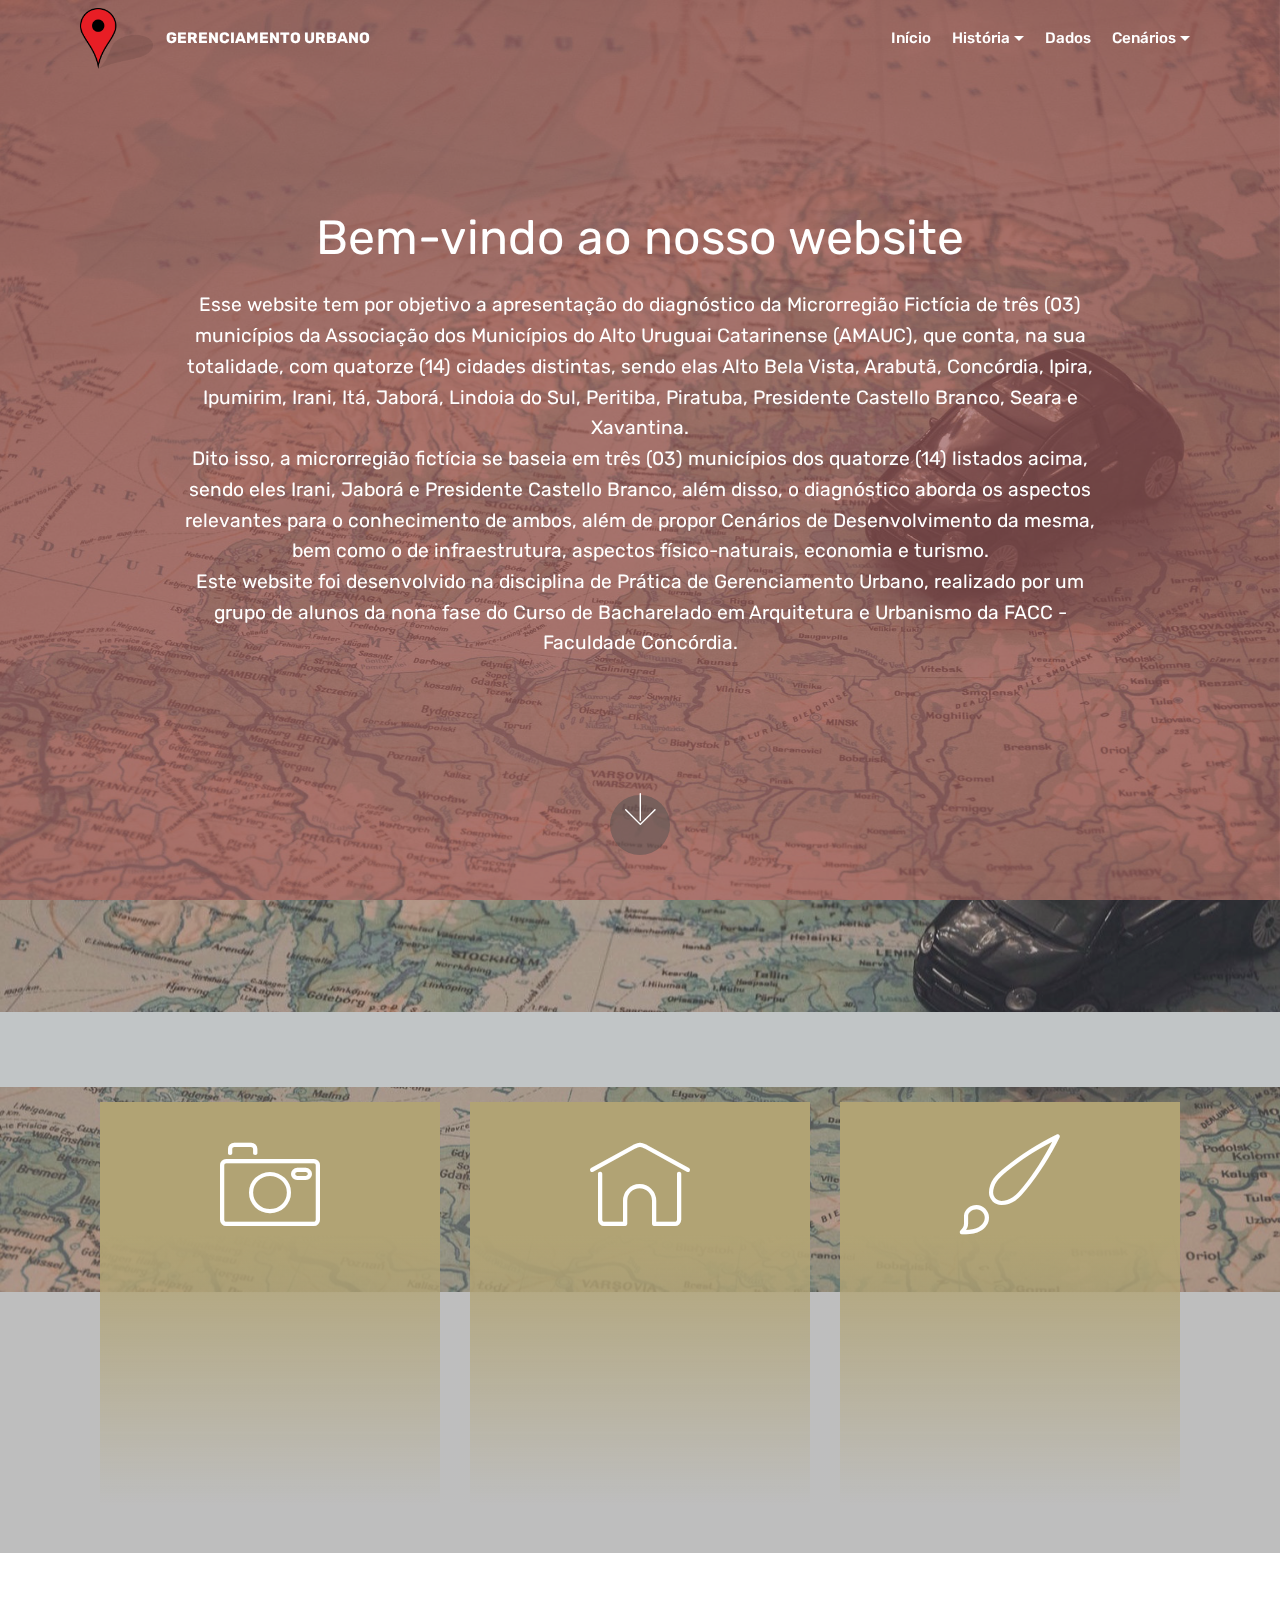
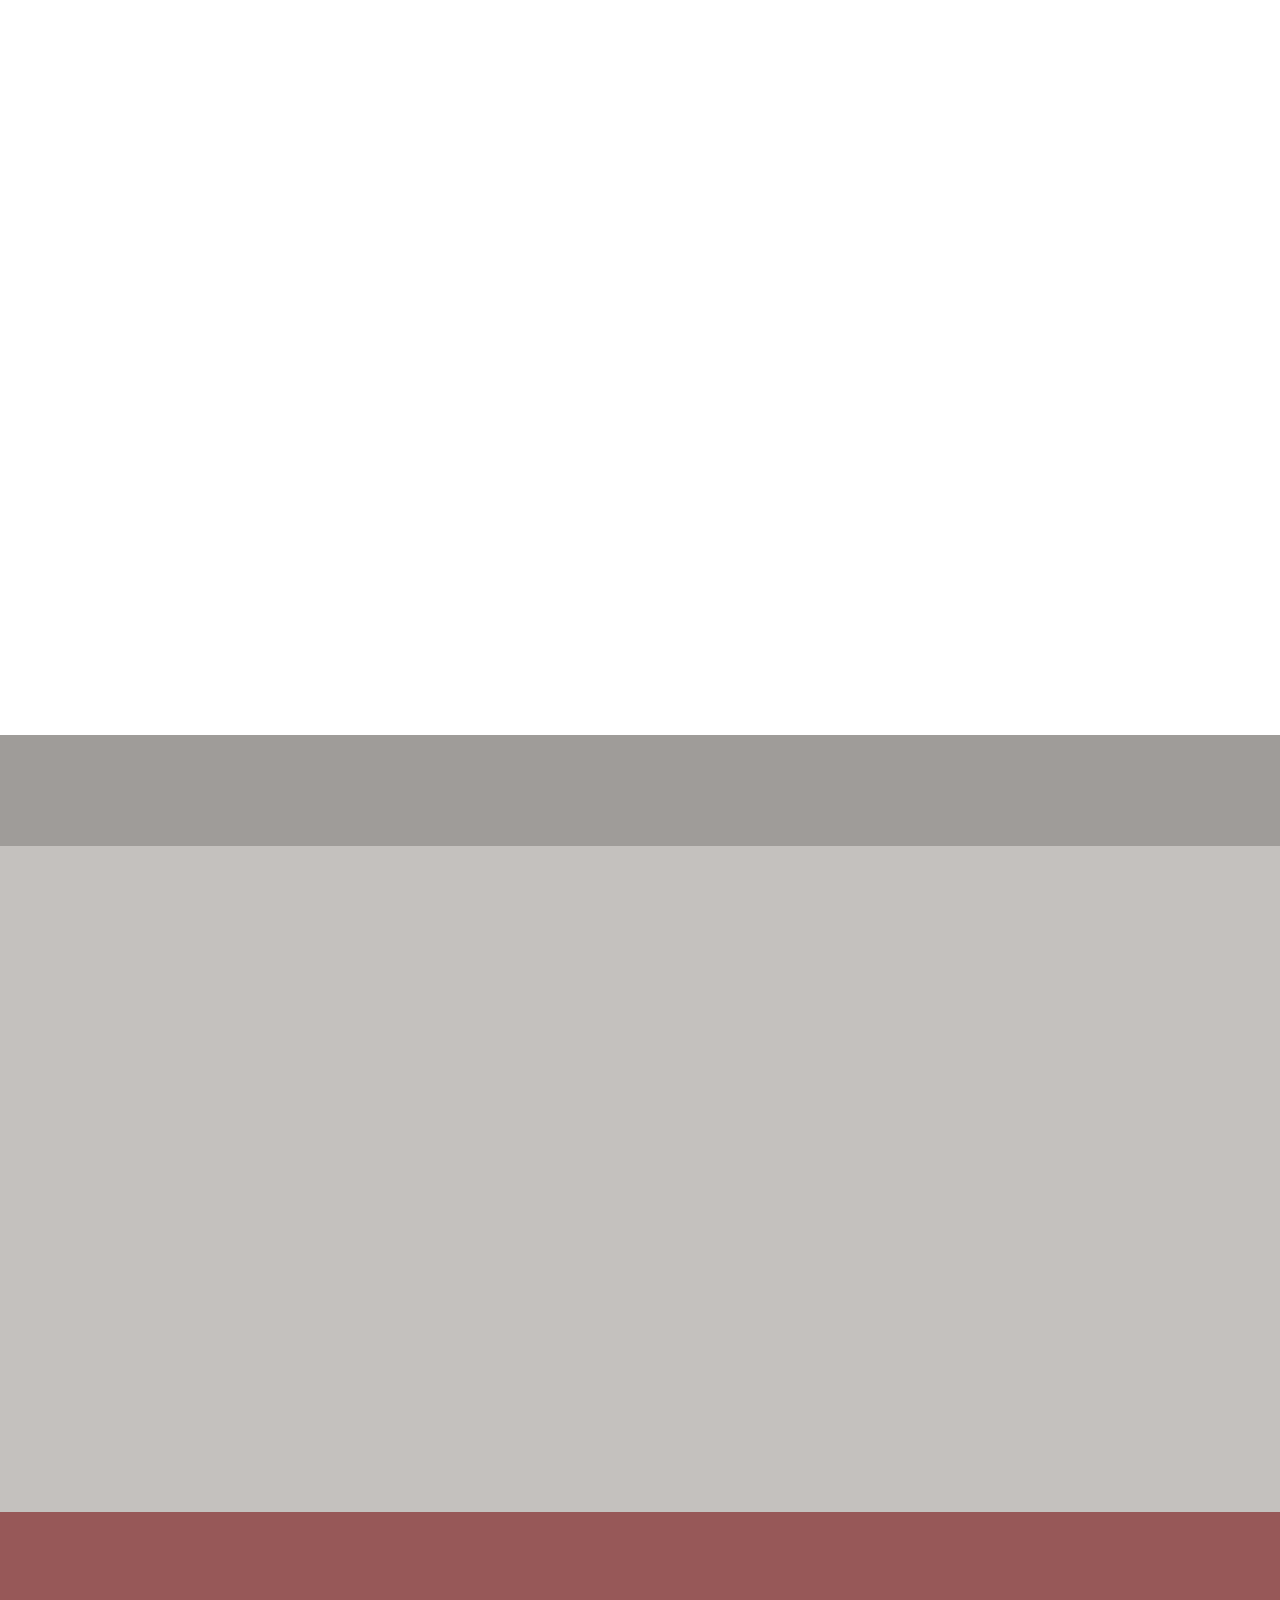
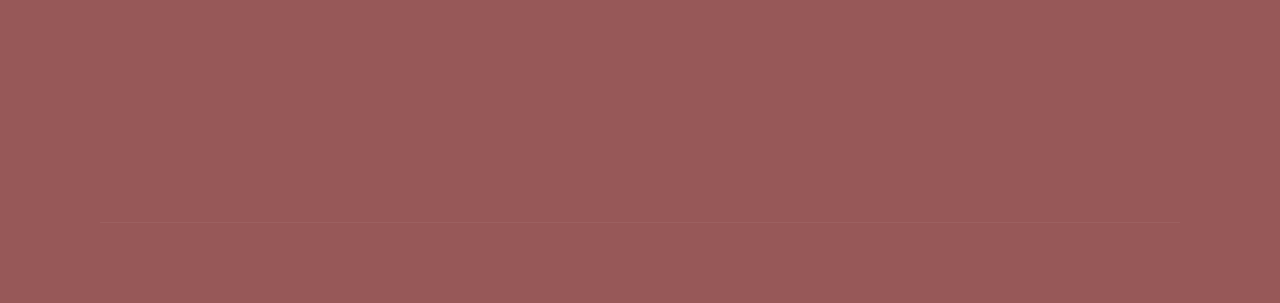
<file: index.html>
<!DOCTYPE html>
<html  >
<head>
  <!-- Site made with Mobirise Website Builder v4.12.4, https://mobirise.com -->
  <meta charset="UTF-8">
  <meta http-equiv="X-UA-Compatible" content="IE=edge">
  <meta name="generator" content="Mobirise v4.12.4, mobirise.com">
  <meta name="viewport" content="width=device-width, initial-scale=1, minimum-scale=1">
  <link rel="shortcut icon" href="assets/images/mbr-122x101.png" type="image/x-icon">
  <meta name="description" content="">
  
  
  <title>Início</title>
  <link rel="stylesheet" href="assets/web/assets/mobirise-icons/mobirise-icons.css">
  <link rel="stylesheet" href="assets/bootstrap/css/bootstrap.min.css">
  <link rel="stylesheet" href="assets/bootstrap/css/bootstrap-grid.min.css">
  <link rel="stylesheet" href="assets/bootstrap/css/bootstrap-reboot.min.css">
  <link rel="stylesheet" href="assets/socicon/css/styles.css">
  <link rel="stylesheet" href="assets/tether/tether.min.css">
  <link rel="stylesheet" href="assets/animatecss/animate.min.css">
  <link rel="stylesheet" href="assets/dropdown/css/style.css">
  <link rel="stylesheet" href="assets/theme/css/style.css">
  <link rel="preload" as="style" href="assets/mobirise/css/mbr-additional.css"><link rel="stylesheet" href="assets/mobirise/css/mbr-additional.css" type="text/css">
  
  
  
</head>
<body>
  <section class="menu cid-s0ZydwecNf" once="menu" id="menu2-5">

    

    <nav class="navbar navbar-expand beta-menu navbar-dropdown align-items-center navbar-fixed-top navbar-toggleable-sm bg-color transparent">
        <button class="navbar-toggler navbar-toggler-right" type="button" data-toggle="collapse" data-target="#navbarSupportedContent" aria-controls="navbarSupportedContent" aria-expanded="false" aria-label="Toggle navigation">
            <div class="hamburger">
                <span></span>
                <span></span>
                <span></span>
                <span></span>
            </div>
        </button>
        <div class="menu-logo">
            <div class="navbar-brand">
                <span class="navbar-logo">
                    <a href="index.html">
                        <img src="assets/images/mbr-122x101.png" alt="Mobirise" title="" style="height: 3.8rem;">
                    </a>
                </span>
                <span class="navbar-caption-wrap"><a class="navbar-caption text-white display-4" href="index.html">
                        GERENCIAMENTO URBANO</a></span>
            </div>
        </div>
        <div class="collapse navbar-collapse" id="navbarSupportedContent">
            <ul class="navbar-nav nav-dropdown nav-right" data-app-modern-menu="true"><li class="nav-item"><a class="nav-link link text-white display-4" href="index.html" aria-expanded="false">Início</a></li><li class="nav-item dropdown">
                    <a class="nav-link link dropdown-toggle text-white display-4" href="https://mobirise.co" aria-expanded="true" data-toggle="dropdown-submenu">História</a><div class="dropdown-menu"><a class="dropdown-item text-white display-4" href="page1.html" aria-expanded="false">Irani<br></a><a class="dropdown-item text-white display-4" href="page2.html" aria-expanded="false">Jaborá</a><a class="dropdown-item text-white display-4" href="page3.html" aria-expanded="false">Presidente Castello Branco</a></div>
                </li><li class="nav-item"><a class="nav-link link text-white display-4" href="page4.html#content4-20" aria-expanded="false">Dados</a></li><li class="nav-item dropdown"><a class="nav-link link text-white dropdown-toggle display-4" href="page4.html#content4-20" aria-expanded="false" data-toggle="dropdown-submenu">Cenários</a><div class="dropdown-menu"><a class="text-white dropdown-item display-4" href="page5.html" aria-expanded="false">Referência</a><a class="text-white dropdown-item display-4" href="page6.html" aria-expanded="false">Aspectos físico-naturai</a><a class="text-white dropdown-item display-4" href="page7.html" aria-expanded="false">Infraestrutura</a><a class="text-white dropdown-item display-4" href="page8.html" aria-expanded="false">Economia</a><a class="text-white dropdown-item display-4" href="page9.html" aria-expanded="false">Turismo</a><a class="text-white dropdown-item display-4" href="page10.html" aria-expanded="false">Síntese</a></div></li></ul>
            
        </div>
    </nav>
</section>

<section class="engine"><a href="https://mobirise.info/l">free site templates</a></section><section class="cid-s2QFVxGBIJ mbr-fullscreen mbr-parallax-background" id="header2-5e">

    

    <div class="mbr-overlay" style="opacity: 0.7; background-color: rgb(151, 88, 88);"></div>

    <div class="container align-center">
        <div class="row justify-content-md-center">
            <div class="mbr-white col-md-10">
                <h1 class="mbr-section-title mbr-bold pb-3 mbr-fonts-style display-2"><span style="font-weight: normal;">Bem-vindo ao nosso website</span></h1>
                
                <p class="mbr-text pb-3 mbr-fonts-style display-7">
                    Esse&nbsp;website tem por objetivo a apresentação do diagnóstico da Microrregião Fictícia de três (03) municípios da Associação dos Municípios do Alto Uruguai Catarinense (AMAUC), que conta, na sua totalidade, com quatorze (14) cidades distintas, sendo elas Alto Bela Vista, Arabutã, Concórdia, Ipira, Ipumirim, Irani, Itá, Jaborá, Lindoia do Sul, Peritiba, Piratuba, Presidente Castello Branco, Seara e Xavantina.<br>Dito isso, a microrregião fictícia se baseia em três (03) municípios dos quatorze (14) listados acima, sendo eles Irani, Jaborá e Presidente Castello Branco, além disso, o diagnóstico aborda os aspectos relevantes para o conhecimento de ambos, além de propor Cenários de Desenvolvimento da mesma, bem como o de infraestrutura, aspectos físico-naturais, economia e turismo.<br>Este website foi desenvolvido na disciplina de Prática de Gerenciamento Urbano, realizado por um grupo de alunos da&nbsp;nona fase do Curso de Bacharelado em Arquitetura e Urbanismo da FACC - Faculdade Concórdia.</p>
                
            </div>
        </div>
    </div>
    <div class="mbr-arrow hidden-sm-down" aria-hidden="true">
        <a href="#next">
            <i class="mbri-down mbr-iconfont"></i>
        </a>
    </div>
</section>

<section class="header1 cid-s2j4F40oRM mbr-parallax-background" id="header16-h">

    

    <div class="mbr-overlay" style="opacity: 0.3; background-color: rgb(91, 104, 107);">
    </div>

    <div class="container">
        <div class="row justify-content-md-center">
            <div class="col-md-10 align-center">
                <h1 class="mbr-section-title mbr-bold pb-3 mbr-fonts-style display-2"><span style="font-weight: normal;">Conheça as Cidades</span></h1>
                
                
                
            </div>
        </div>
    </div>

</section>

<section class="features8 cid-s0ZCEkvvbH mbr-parallax-background" id="features8-9">

    

    <div class="mbr-overlay" style="opacity: 0.4; background-color: rgb(118, 118, 118);">
    </div>

    <div class="container">
        <div class="media-container-row">

            <div class="card  col-12 col-md-6 col-lg-4">
                <div class="card-img">
                    <span class="mbr-iconfont mbri-camera"></span>
                </div>
                <div class="card-box align-center">
                    <h4 class="card-title mbr-fonts-style display-7">Irani</h4>
                    <p class="mbr-text mbr-fonts-style display-4">Município localizado no estado de Santa Catarina e considerado o Berço da Guerra do Contestado.</p>
                    <div class="mbr-section-btn text-center"><a href="page1.html" class="btn btn-black-outline display-4">
                            Saiba mais</a></div>
                </div>
            </div>

            <div class="card  col-12 col-md-6 col-lg-4">
                <div class="card-img">
                    <span class="mbr-iconfont mbri-home"></span>
                </div>
                <div class="card-box align-center">
                    <h4 class="card-title mbr-fonts-style display-7">
                        Jaborá</h4>
                    <p class="mbr-text mbr-fonts-style display-4">Município localizado no estado de Santa Catarina, sendo o detentor de riquezas na produção agroalimentar.<br></p>
                    <div class="mbr-section-btn text-center"><a href="page2.html" class="btn btn-black-outline display-4">Saiba mais</a></div>
                </div>
            </div>

            <div class="card  col-12 col-md-6 col-lg-4">
                <div class="card-img">
                    <span class="mbr-iconfont mbri-change-style"></span>
                </div>
                <div class="card-box align-center">
                    <h4 class="card-title mbr-fonts-style display-7">
                        Presidente Castello Branco</h4>
                    <p class="mbr-text mbr-fonts-style display-4">Município localizado no estado de Santa Catarina e carregado de recursos e belezas naturais.</p>
                    <div class="mbr-section-btn text-center"><a href="page3.html" class="btn btn-black-outline display-4">
                            Saiba mais</a></div>
                </div>
            </div>

            
        </div>
    </div>
</section>

<section class="services3 cid-s2jmxVZfGz" id="services3-v">
    <!---->
    
    <!---->
    <!--Overlay-->
    
    <!--Container-->
    <div class="container">
        <div class="row">
            <!--Titles-->
            <div class="title pb-5 col-12">
                <h2 class="align-left mbr-fonts-style display-2">
                    <a href="page4.html#header16-y">Dados Gerais</a>&nbsp;</h2>
                
            </div>
            <!--Card-1-->
            <div class="card px-3 col-12 col-md-6">
                <div class="card-wrapper media-container-row media-container-row">
                    <div class="card-box">
                        <div class="top-line pb-1">
                            <h4 class="card-title mbr-fonts-style display-5">População</h4>
                            <p class="mbr-text card-title cost mbr-fonts-style m-0 display-7"><a href="page4.html#content4-11">Saiba mais</a></p>
                        </div>
                        <div class="bottom-line">
                            <p class="mbr-text mbr-fonts-style display-7">Dados referentes as estimativas populacionais de ambos os municípios e respectivas análises.</p>
                        </div>
                    </div>
                </div>
            </div>
            <!--Card-2-->
            <div class="card px-3 col-12 col-md-6">
                <div class="card-wrapper media-container-row media-container-row">
                    <div class="card-box">
                        <div class="top-line pb-3">
                            <h4 class="card-title mbr-fonts-style display-5">Área de Unidade Territorial</h4>
                            <p class="mbr-text card-title cost mbr-fonts-style m-0 display-7"><a href="page4.html#content4-12">Saiba mais</a></p>
                        </div>
                        <div class="bottom-line">
                            <p class="mbr-text mbr-fonts-style display-7">
                                Dados referentes as áreas de unidade terriorial de ambos os municípios da microrregião fictícia.</p>
                        </div>
                    </div>
                </div>
            </div>
            <!--Card-3-->
            <div class="card px-3 col-12 col-md-6">
                <div class="card-wrapper media-container-row media-container-row">
                    <div class="card-box">
                        <div class="top-line pb-3">
                            <h4 class="card-title mbr-fonts-style display-5">Densidade Demográfica</h4>
                            <p class="mbr-text card-title cost mbr-fonts-style m-0 display-7"><a href="page4.html#content4-13">Saiba mais</a></p>
                        </div>
                        <div class="bottom-line">
                            <p class="mbr-text mbr-fonts-style display-7">Informações referentes à compilação dos dados populacionais e de unidade territorial.</p>
                        </div>
                    </div>
                </div>
            </div>
            <!--Card-4-->
            <div class="card px-3 col-12 col-md-6">
                <div class="card-wrapper media-container-row media-container-row">
                    <div class="card-box">
                        <div class="top-line pb-3">
                            <h4 class="card-title mbr-fonts-style display-5">Índice de Desenvolvimento Humano</h4>
                            <p class="mbr-text card-title cost mbr-fonts-style m-0 display-7"><a href="page4.html#content4-14">Saiba mais</a></p>
                        </div>
                        <div class="bottom-line">
                            <p class="mbr-text mbr-fonts-style display-7">
                                Dados referentes ao desenvolvimento humano de ambos os municípios da microrregião fictícia.</p>
                        </div>
                    </div>
                </div>
            </div>
            <!--Card-5-->
            <div class="card px-3 col-12 col-md-6">
                <div class="card-wrapper media-container-row media-container-row">
                    <div class="card-box">
                        <div class="top-line pb-3">
                            <h4 class="card-title mbr-fonts-style display-5">PIB Per Capita</h4>
                            <p class="mbr-text card-title cost mbr-fonts-style m-0 display-7"><a href="page4.html#content4-15">Saiba mais</a></p>
                        </div>
                        <div class="bottom-line">
                            <p class="mbr-text mbr-fonts-style display-7">
                                Dados referentes ao setor econômico dos municípios da microrregião fictícia.</p>
                        </div>
                    </div>
                </div>
            </div>
            <!--Card-6-->
            <div class="card px-3 col-12 col-md-6">
                <div class="card-wrapper media-container-row media-container-row">
                    <div class="card-box">
                        <div class="top-line pb-3">
                            <h4 class="card-title mbr-fonts-style display-5">Índice de Desenvolvimento Sustentável</h4>
                            <p class="mbr-text card-title cost mbr-fonts-style m-0 display-7"><a href="page4.html#content4-16">Saiba mais</a></p>
                        </div>
                        <div class="bottom-line">
                            <p class="mbr-text mbr-fonts-style display-7">
                                Dados referentes ao desenvolvimento sustentável presente em ambos os municípios.</p>
                        </div>
                    </div>
                </div>
            </div>
            <!--Card-7-->
            
            <!--Card-8-->
            
            <!--Card-9-->
            
            <!--Card-10-->
            
            <!--Card-11-->
            
            <!--Card-12-->
            
        </div>
    </div>
</section>

<section class="header1 cid-s2MBDIrkEC mbr-parallax-background" id="header16-30">

    

    <div class="mbr-overlay" style="opacity: 0.5; background-color: rgb(79, 73, 67);">
    </div>

    <div class="container">
        <div class="row justify-content-md-center">
            <div class="col-md-10 align-center">
                <h1 class="mbr-section-title mbr-bold pb-3 mbr-fonts-style display-2">Cenários Fictícios</h1>
                
                
                
            </div>
        </div>
    </div>

</section>

<section class="features7 cid-s2MBw1mItY mbr-parallax-background" id="features7-2y">
    
    

    <div class="mbr-overlay" style="opacity: 0.3; background-color: rgb(99, 90, 81);">
    </div>
    <div class="container">
        <div class="row justify-content-center">

            <div class="card p-3 col-12 col-md-6 col-lg-4">
                <div class="media">
                    <div class="card-img pr-2">
                        <a href="page5.html"><span class="mbr-iconfont mbri-sad-face" style="color: rgb(255, 255, 255); fill: rgb(255, 255, 255);"></span></a>
                    </div>
                    <div class="card-box media-body">
                        <h4 class="card-title py-3 mbr-fonts-style display-7">
                            <a href="page5.html"><strong>Cenário de Referências</strong></a></h4>
                        <p class="mbr-text mbr-fonts-style display-7">
                           Mapa com o compilado de informações sobre as deficiências, tendêndias e potêncialidades de cada município da microrregião fictícia, servindo como base para os demais cenários.</p>
                    </div>
                </div>
            </div>

            <div class="card p-3 col-12 col-md-6 col-lg-4">
                <div class="media"> 
                    <div class="card-img pr-2">
                        <a href="page6.html"><span class="mbr-iconfont mbri-photo" style="color: rgb(255, 255, 255); fill: rgb(255, 255, 255);"></span></a>
                    </div>
                    <div class="card-box media-body">
                        <h4 class="card-title py-3 mbr-fonts-style display-7"><a href="page6.html"><strong>Cenário de Aspectos Físico-Naturais</strong></a></h4>
                        <p class="mbr-text mbr-fonts-style display-7">
                           Mapa com o compilado de informações sobre os aspectos físico-naturais de cada município da microrregião fictícia, e ações vigentes para a melhoria do mesmo.</p>
                    </div>
                </div>
            </div>

            <div class="card p-3 col-12 col-md-6 col-lg-4">
                <div class="media">
                    <div class="card-img pr-2">
                        <a href="page7.html"><span class="mbr-iconfont mbri-home" style="color: rgb(255, 255, 255); fill: rgb(255, 255, 255);"></span></a>
                    </div>
                    <div class="media-body card-box">
                        <h4 class="card-title py-3 mbr-fonts-style display-7">
                            <a href="page7.html"><strong>Cenário de Infraestrutura</strong></a></h4>
                        <p class="mbr-text mbr-fonts-style display-7">
                           Mapa com o compilado de informações sobre a infraestrutura de cada município da microrregião fictícia, e ações vigentes para a melhoria do mesmo.</p>
                    </div>
                </div>
            </div>

            
        </div>
    </div>
</section>

<section class="features7 cid-s2MBxIahkf mbr-parallax-background" id="features7-2z">
    
    

    <div class="mbr-overlay" style="opacity: 0.3; background-color: rgb(99, 90, 81);">
    </div>
    <div class="container">
        <div class="row justify-content-center">

            <div class="card p-3 col-12 col-md-6 col-lg-4">
                <div class="media">
                    <div class="card-img pr-2">
                        <a href="page8.html"><span class="mbr-iconfont mbri-cash" style="color: rgb(255, 255, 255); fill: rgb(255, 255, 255);"></span></a>
                    </div>
                    <div class="card-box media-body">
                        <h4 class="card-title py-3 mbr-fonts-style display-7">
                            <a href="page8.html"><strong>Cenário Econômico</strong></a></h4>
                        <p class="mbr-text mbr-fonts-style display-7">
                           Mapa com o compilado de informações sobre a economia de cada município da microrregião fictícia, e ações vigentes para a melhoria do mesmo.</p>
                    </div>
                </div>
            </div>

            <div class="card p-3 col-12 col-md-6 col-lg-4">
                <div class="media"> 
                    <div class="card-img pr-2">
                        <a href="page9.html"><span class="mbr-iconfont mbri-camera" style="color: rgb(255, 255, 255); fill: rgb(255, 255, 255);"></span></a>
                    </div>
                    <div class="card-box media-body">
                        <h4 class="card-title py-3 mbr-fonts-style display-7"><a href="page9.html"><strong>Cenário Turístico</strong></a></h4>
                        <p class="mbr-text mbr-fonts-style display-7">Mapa com o compilado de informações sobre o turismo de cada município da microrregião fictícia, e ações vigentes para a melhoria do mesmo.</p>
                    </div>
                </div>
            </div>

            <div class="card p-3 col-12 col-md-6 col-lg-4">
                <div class="media">
                    <div class="card-img pr-2">
                        <a href="page10.html"><span class="mbr-iconfont mbri-star" style="color: rgb(255, 255, 255); fill: rgb(255, 255, 255);"></span></a>
                    </div>
                    <div class="media-body card-box">
                        <h4 class="card-title py-3 mbr-fonts-style display-7">
                            <a href="page10.html"><strong>Cenário Síntese</strong></a></h4>
                        <p class="mbr-text mbr-fonts-style display-7">
                           Mapa com a síntese das informações apresentadas nos demais cenários, bem como ações, diretrizes e objetivos gerais para a microrregião fictícia.</p>
                    </div>
                </div>
            </div>

            
        </div>
    </div>
</section>

<section class="cid-s2jVBZjEu3" id="footer1-1d">

    

    

    <div class="container">
        <div class="media-container-row content text-white">
            <div class="col-12 col-md-3">
                <div class="media-wrap">
                    <a href="index.html">
                        <img src="assets/images/mbr-122x101.png" alt="Mobirise" title="">
                    </a>
                </div>
            </div>
            <div class="col-12 col-md-3 mbr-fonts-style display-4">
                <h5 class="pb-3">FACC - Faculdade Concórdia</h5>
                <p class="mbr-text">Curso de Bacharelado em Arquitetura e Urbanismo<br><br>Turma AU 89 - 2020<br><br>Professor: Thiago Lanziotti<br>(thiago.lanziotti@gmail.com)</p>
            </div>
            <div class="col-12 col-md-3 mbr-fonts-style display-4">
                <h5 class="pb-3">
                    Acadêmicos:</h5>
                <p class="mbr-text">Arthur Zandonai Johann<br><br>Caroline Fernanda Magro<br><br>Cauane Costa Lazzarotti<br><br>Milena Colasso<br><br>Tiago da Motta Rodrigues</p>
            </div>
            <div class="col-12 col-md-3 mbr-fonts-style display-4">
                <h5 class="pb-3">Contatos:</h5>
                <p class="mbr-text">arthur.zandonai.johann@gmail.com<br><br>  carolmagro2008@hotmail.com <br></p><p><br>cauaneclaz@hotmail.com&nbsp;<br><br></p><p>milenacolasso@hotmail.com<br>&nbsp;</p><p>tiagoarquiteturaeurb@gmail.com</p>
            </div>
        </div>
        <div class="footer-lower">
            <div class="media-container-row">
                <div class="col-sm-12">
                    <hr>
                </div>
            </div>
            <div class="media-container-row mbr-white">
                <div class="col-sm-6 copyright">
                    <p class="mbr-text mbr-fonts-style display-4">
                        ©Copyright 2020 Johann A., Magro C., Lazzarotti C., Colasso M. e Motta T. - Todos os direitos reservados</p>
                </div>
                <div class="col-md-6">
                    
                </div>
            </div>
        </div>
    </div>
</section>


  <script src="assets/web/assets/jquery/jquery.min.js"></script>
  <script src="assets/popper/popper.min.js"></script>
  <script src="assets/bootstrap/js/bootstrap.min.js"></script>
  <script src="assets/smoothscroll/smooth-scroll.js"></script>
  <script src="assets/tether/tether.min.js"></script>
  <script src="assets/viewportchecker/jquery.viewportchecker.js"></script>
  <script src="assets/dropdown/js/nav-dropdown.js"></script>
  <script src="assets/dropdown/js/navbar-dropdown.js"></script>
  <script src="assets/touchswipe/jquery.touch-swipe.min.js"></script>
  <script src="assets/parallax/jarallax.min.js"></script>
  <script src="assets/theme/js/script.js"></script>
  
  
  <input name="animation" type="hidden">
  </body>
</html>
</file>
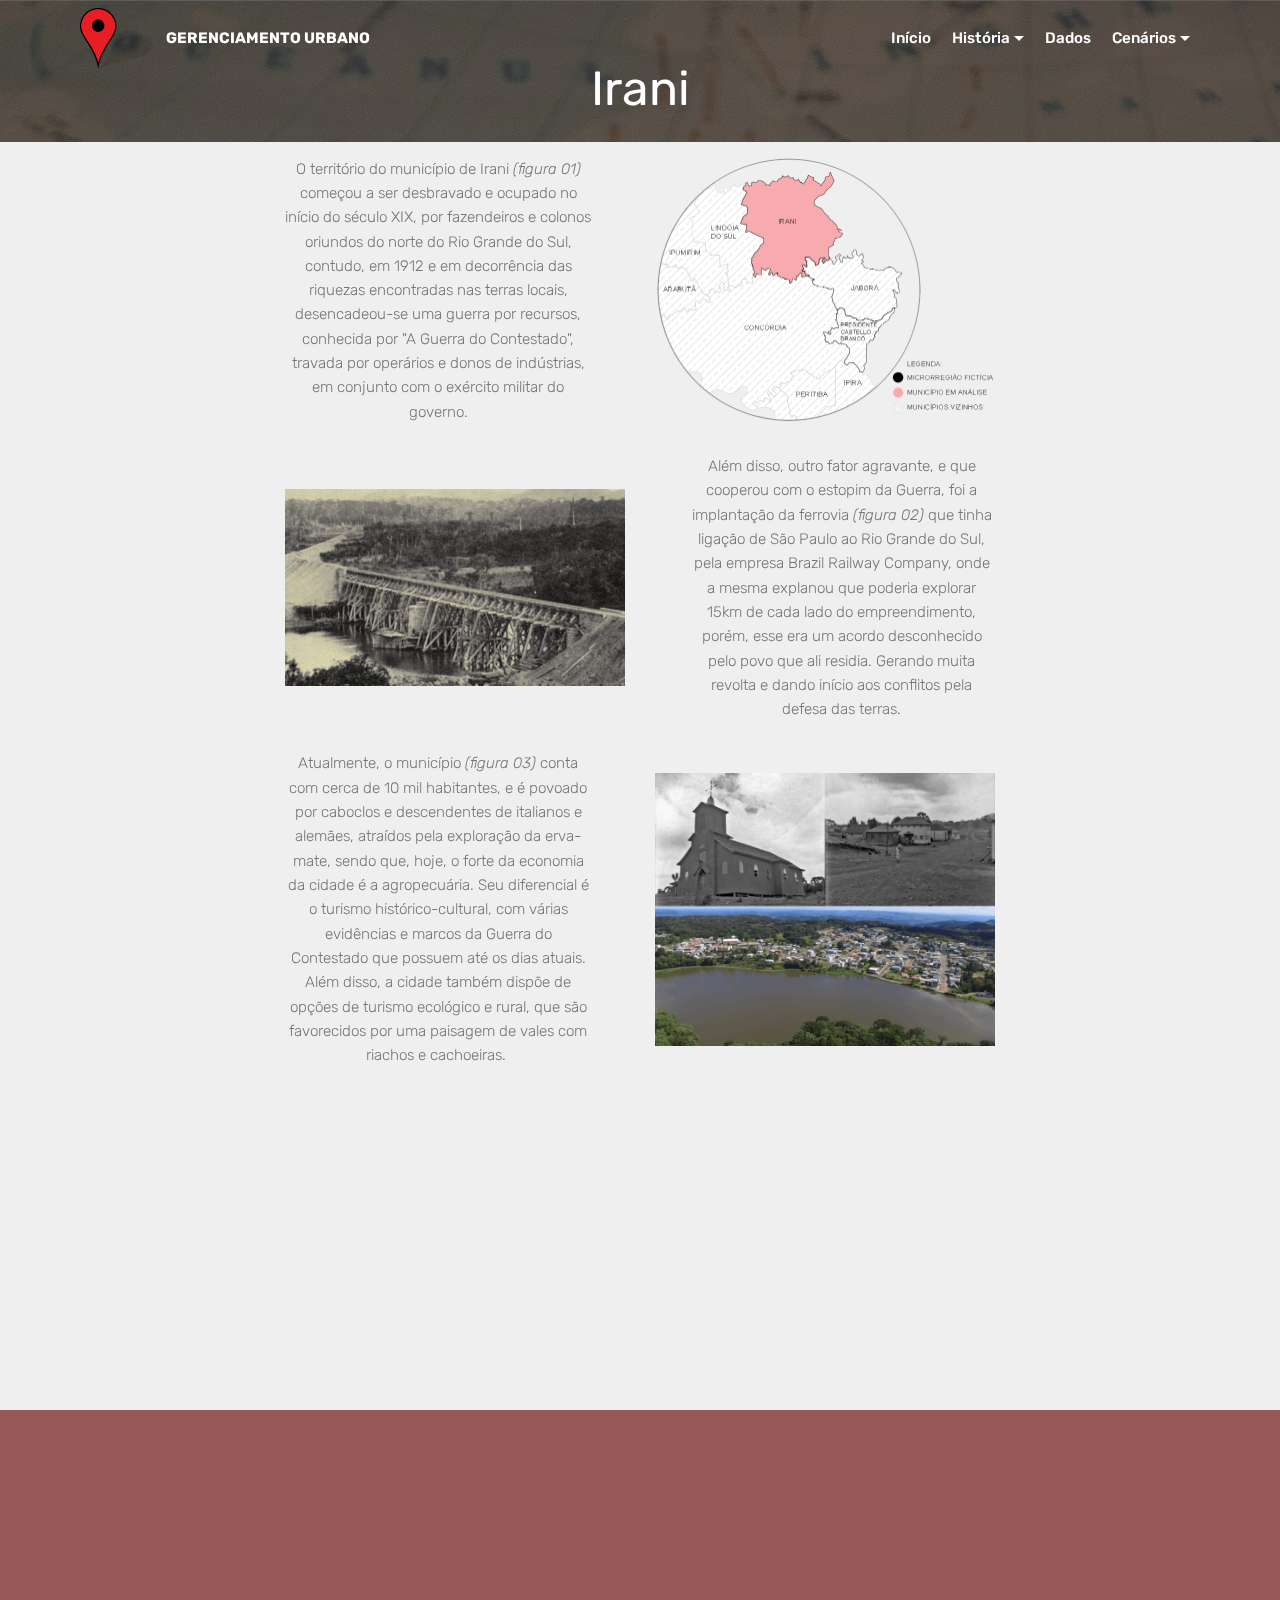
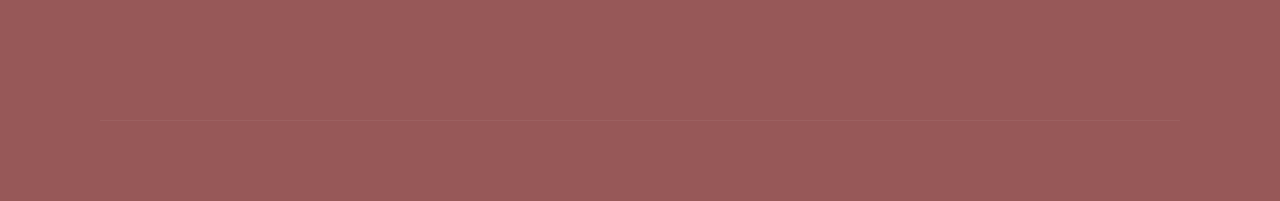
<file: page1.html>
<!DOCTYPE html>
<html  >
<head>
  <!-- Site made with Mobirise Website Builder v4.12.4, https://mobirise.com -->
  <meta charset="UTF-8">
  <meta http-equiv="X-UA-Compatible" content="IE=edge">
  <meta name="generator" content="Mobirise v4.12.4, mobirise.com">
  <meta name="viewport" content="width=device-width, initial-scale=1, minimum-scale=1">
  <link rel="shortcut icon" href="assets/images/mbr-122x101.png" type="image/x-icon">
  <meta name="description" content="Website Builder Description">
  
  
  <title>Irani</title>
  <link rel="stylesheet" href="assets/web/assets/mobirise-icons/mobirise-icons.css">
  <link rel="stylesheet" href="assets/bootstrap/css/bootstrap.min.css">
  <link rel="stylesheet" href="assets/bootstrap/css/bootstrap-grid.min.css">
  <link rel="stylesheet" href="assets/bootstrap/css/bootstrap-reboot.min.css">
  <link rel="stylesheet" href="assets/socicon/css/styles.css">
  <link rel="stylesheet" href="assets/tether/tether.min.css">
  <link rel="stylesheet" href="assets/animatecss/animate.min.css">
  <link rel="stylesheet" href="assets/dropdown/css/style.css">
  <link rel="stylesheet" href="assets/theme/css/style.css">
  <link rel="preload" as="style" href="assets/mobirise/css/mbr-additional.css"><link rel="stylesheet" href="assets/mobirise/css/mbr-additional.css" type="text/css">
  
  
  
</head>
<body>
  <section class="menu cid-s0ZydwecNf" once="menu" id="menu2-k">

    

    <nav class="navbar navbar-expand beta-menu navbar-dropdown align-items-center navbar-fixed-top navbar-toggleable-sm bg-color transparent">
        <button class="navbar-toggler navbar-toggler-right" type="button" data-toggle="collapse" data-target="#navbarSupportedContent" aria-controls="navbarSupportedContent" aria-expanded="false" aria-label="Toggle navigation">
            <div class="hamburger">
                <span></span>
                <span></span>
                <span></span>
                <span></span>
            </div>
        </button>
        <div class="menu-logo">
            <div class="navbar-brand">
                <span class="navbar-logo">
                    <a href="index.html">
                        <img src="assets/images/mbr-122x101.png" alt="Mobirise" title="" style="height: 3.8rem;">
                    </a>
                </span>
                <span class="navbar-caption-wrap"><a class="navbar-caption text-white display-4" href="index.html">
                        GERENCIAMENTO URBANO</a></span>
            </div>
        </div>
        <div class="collapse navbar-collapse" id="navbarSupportedContent">
            <ul class="navbar-nav nav-dropdown nav-right" data-app-modern-menu="true"><li class="nav-item"><a class="nav-link link text-white display-4" href="index.html" aria-expanded="false">Início</a></li><li class="nav-item dropdown">
                    <a class="nav-link link dropdown-toggle text-white display-4" href="https://mobirise.co" aria-expanded="true" data-toggle="dropdown-submenu">História</a><div class="dropdown-menu"><a class="dropdown-item text-white display-4" href="page1.html" aria-expanded="false">Irani<br></a><a class="dropdown-item text-white display-4" href="page2.html" aria-expanded="false">Jaborá</a><a class="dropdown-item text-white display-4" href="page3.html" aria-expanded="false">Presidente Castello Branco</a></div>
                </li><li class="nav-item"><a class="nav-link link text-white display-4" href="page4.html#content4-20" aria-expanded="false">Dados</a></li><li class="nav-item dropdown"><a class="nav-link link text-white dropdown-toggle display-4" href="page4.html#content4-20" aria-expanded="false" data-toggle="dropdown-submenu">Cenários</a><div class="dropdown-menu"><a class="text-white dropdown-item display-4" href="page5.html" aria-expanded="false">Referência</a><a class="text-white dropdown-item display-4" href="page6.html" aria-expanded="false">Aspectos físico-naturai</a><a class="text-white dropdown-item display-4" href="page7.html" aria-expanded="false">Infraestrutura</a><a class="text-white dropdown-item display-4" href="page8.html" aria-expanded="false">Economia</a><a class="text-white dropdown-item display-4" href="page9.html" aria-expanded="false">Turismo</a><a class="text-white dropdown-item display-4" href="page10.html" aria-expanded="false">Síntese</a></div></li></ul>
            
        </div>
    </nav>
</section>

<section class="engine"><a href="https://mobirise.info/u">bootstrap responsive templates</a></section><section class="header1 cid-s2jg4vcDpm mbr-parallax-background" id="header16-o">

    

    <div class="mbr-overlay" style="opacity: 0.6; background-color: rgb(35, 35, 35);">
    </div>

    <div class="container">
        <div class="row justify-content-md-center">
            <div class="col-md-10 align-center">
                <h1 class="mbr-section-title mbr-bold pb-3 mbr-fonts-style display-2"><span style="font-weight: normal;">Irani</span></h1>
                
                
                
            </div>
        </div>
    </div>

</section>

<section class="mbr-section content6 cid-s2jHQElBUB" id="content6-1a">
    
     
    
    <div class="container">
        <div class="media-container-row">
            <div class="col-12 col-md-8">
                <div class="media-container-row">
                    <div class="mbr-figure" style="width: 120%;">
                      <img src="assets/images/irani-01-680x533.png" alt="Figura 01: Município de Irani. " title="Figura 01: Município de Irani.   Fonte: Acervo do grupo, 2020.">  
                    </div>
                    <div class="media-content">
                        <div class="mbr-section-text">
                            <p class="mbr-text mb-0 mbr-fonts-style display-4">O território do município de Irani <em>(figura 01) </em>começou a ser desbravado e ocupado no início do século XIX, por fazendeiros e colonos oriundos do norte do Rio Grande do Sul, contudo, em 1912 e em decorrência das riquezas encontradas nas terras locais, desencadeou-se uma guerra por recursos, conhecida por "A Guerra do Contestado", travada por operários e donos de indústrias, em conjunto com o exército militar do governo.<br></p>
                        </div>
                    </div>
                </div>
            </div>
        </div>
    </div>
</section>

<section class="mbr-section content6 cid-s2EyUeACT0" id="content6-1f">
    
     
    
    <div class="container">
        <div class="media-container-row">
            <div class="col-12 col-md-8">
                <div class="media-container-row">
                    <div class="mbr-figure" style="width: 120%;">
                      <img src="assets/images/ferrovia-irani-650x301.png" alt="Figura 02: Ferrovia Irani" title="Figura 02: Ponte provisória sobre o Rio Timbó.   Fonte: Trem de ferro: a ferrovia na Guerra do Contestado, 1983.">  
                    </div>
                    <div class="media-content">
                        <div class="mbr-section-text">
                            <p class="mbr-text mb-0 mbr-fonts-style display-4">Além disso, outro fator agravante, e que cooperou com o estopim da Guerra, foi a implantação da ferrovia <em>(figura 02)</em> que tinha ligação de São Paulo ao Rio Grande do Sul, pela empresa Brazil Railway Company, onde a mesma explanou que poderia explorar 15km de cada lado do empreendimento, porém, esse era um acordo desconhecido pelo povo que ali residia. Gerando muita revolta e dando início aos conflitos pela defesa das terras.<br></p>
                        </div>
                    </div>
                </div>
            </div>
        </div>
    </div>
</section>

<section class="mbr-section content6 cid-s2EyUKgB8y" id="content6-1g">
    
     
    
    <div class="container">
        <div class="media-container-row">
            <div class="col-12 col-md-8">
                <div class="media-container-row">
                    <div class="mbr-figure" style="width: 120%;">
                      <img src="assets/images/juno-irani-778x778.png" alt="Figura 03: Município de Irani. " title="Figura 03: Edificações antigas, início do município e visão geral.   Fonte: IBGE, 2017.">  
                    </div>
                    <div class="media-content">
                        <div class="mbr-section-text">
                            <p class="mbr-text mb-0 mbr-fonts-style display-4">Atualmente, o município <em>(figura 03)</em> conta com cerca de 10 mil habitantes, e é povoado por caboclos e descendentes de italianos e alemães, atraídos pela exploração da erva-mate, sendo que, hoje, o forte da economia da cidade é a agropecuária. Seu diferencial é o turismo histórico-cultural, com várias evidências e marcos da Guerra do Contestado que possuem até os dias atuais. Além disso, a cidade também dispõe de opções de turismo ecológico e rural, que são favorecidos por uma paisagem de vales com riachos e cachoeiras.&nbsp;<br></p>
                        </div>
                    </div>
                </div>
            </div>
        </div>
    </div>
</section>

<section class="mbr-section content6 cid-s2FbaQTLHq" id="content6-1h">
    
     
    
    <div class="container">
        <div class="media-container-row">
            <div class="col-12 col-md-8">
                <div class="media-container-row">
                    <div class="mbr-figure" style="width: 120%;">
                      <img src="assets/images/juno-irani-02-848x848.png" alt="Figura 01: Município de Irani. " title="Figura 01: Município de Irani.   Fonte: Acervo do grupo">  
                    </div>
                    <div class="media-content">
                        <div class="mbr-section-text">
                            <p class="mbr-text mb-0 mbr-fonts-style display-4">O Vale do Contestado leva os turistas a uma verdadeira viagem ao passado. A paisagem bucólica <em>(figura 04)</em>, museus e os monumentos da região, revelam uma parte importante da História de Santa Catarina. Em meio a vales e planaltos, que são convites ao ecoturismo a região ainda se destaca a sua riqueza multicultural que se reflete na colonização austríaca, japonesa, italiana e alemã, evidenciada na arquitetura e em edificações históricas.<br></p>
                        </div>
                    </div>
                </div>
            </div>
        </div>
    </div>
</section>

<section class="cid-s2Ff05I4yB" id="footer1-1i">

    

    

    <div class="container">
        <div class="media-container-row content text-white">
            <div class="col-12 col-md-3">
                <div class="media-wrap">
                    <a href="https://mobirise.co/">
                        <img src="assets/images/mbr-122x101.png" alt="Mobirise" title="">
                    </a>
                </div>
            </div>
            <div class="col-12 col-md-3 mbr-fonts-style display-4">
                <h5 class="pb-3">FACC - Faculdade Concórdia</h5>
                <p class="mbr-text">Curso de Bacharelado em Arquitetura e Urbanismo<br><br>Turma AU 89 - 2020<br><br>Professor: Thiago Lanziotti<br>(thiago.lanziotti@gmail.com)</p>
            </div>
            <div class="col-12 col-md-3 mbr-fonts-style display-4">
                <h5 class="pb-3">
                    Acadêmicos:</h5>
                <p class="mbr-text">Arthur Zandonai Johann<br><br>Caroline Fernanda Magro<br><br>Cauane Costa Lazzarotti<br><br>Milena Colasso<br><br>Tiago da Motta Rodrigues</p>
            </div>
            <div class="col-12 col-md-3 mbr-fonts-style display-4">
                <h5 class="pb-3">Contatos:</h5>
                <p class="mbr-text">arthur.zandonai.johann@gmail.com<br><br>  carolmagro2008@hotmail.com <br></p><p><br>cauaneclaz@hotmail.com&nbsp;<br><br></p><p>milenacolasso@hotmail.com<br>&nbsp;</p><p>tiagoarquiteturaeurb@gmail.com</p>
            </div>
        </div>
        <div class="footer-lower">
            <div class="media-container-row">
                <div class="col-sm-12">
                    <hr>
                </div>
            </div>
            <div class="media-container-row mbr-white">
                <div class="col-sm-6 copyright">
                    <p class="mbr-text mbr-fonts-style display-4">
                        ©Copyright 2020 Johann A., Magro C., Lazzarotti C., Colasso M. e Motta T. - Todos os direitos reservados
                    </p>
                </div>
                <div class="col-md-6">
                    
                </div>
            </div>
        </div>
    </div>
</section>


  <script src="assets/web/assets/jquery/jquery.min.js"></script>
  <script src="assets/popper/popper.min.js"></script>
  <script src="assets/bootstrap/js/bootstrap.min.js"></script>
  <script src="assets/smoothscroll/smooth-scroll.js"></script>
  <script src="assets/tether/tether.min.js"></script>
  <script src="assets/touchswipe/jquery.touch-swipe.min.js"></script>
  <script src="assets/viewportchecker/jquery.viewportchecker.js"></script>
  <script src="assets/parallax/jarallax.min.js"></script>
  <script src="assets/dropdown/js/nav-dropdown.js"></script>
  <script src="assets/dropdown/js/navbar-dropdown.js"></script>
  <script src="assets/theme/js/script.js"></script>
  
  
  <input name="animation" type="hidden">
  </body>
</html>
</file>
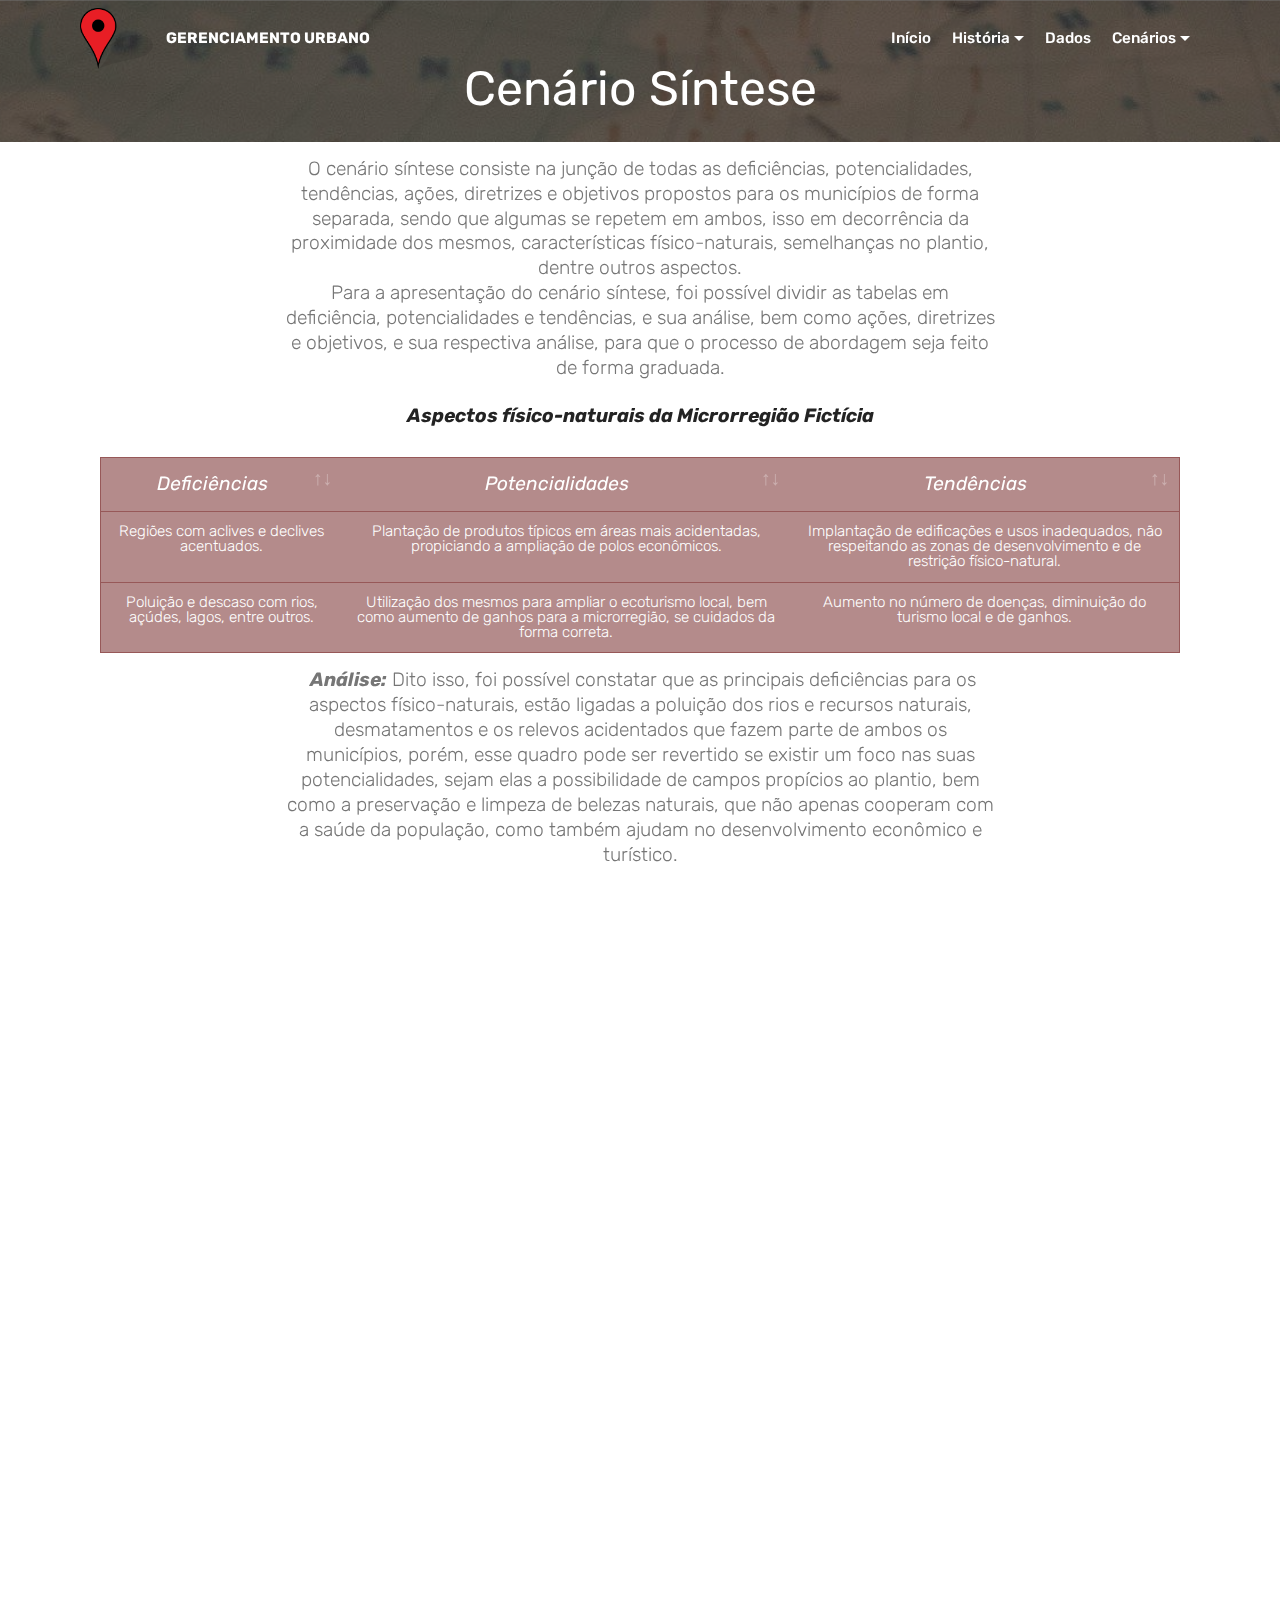
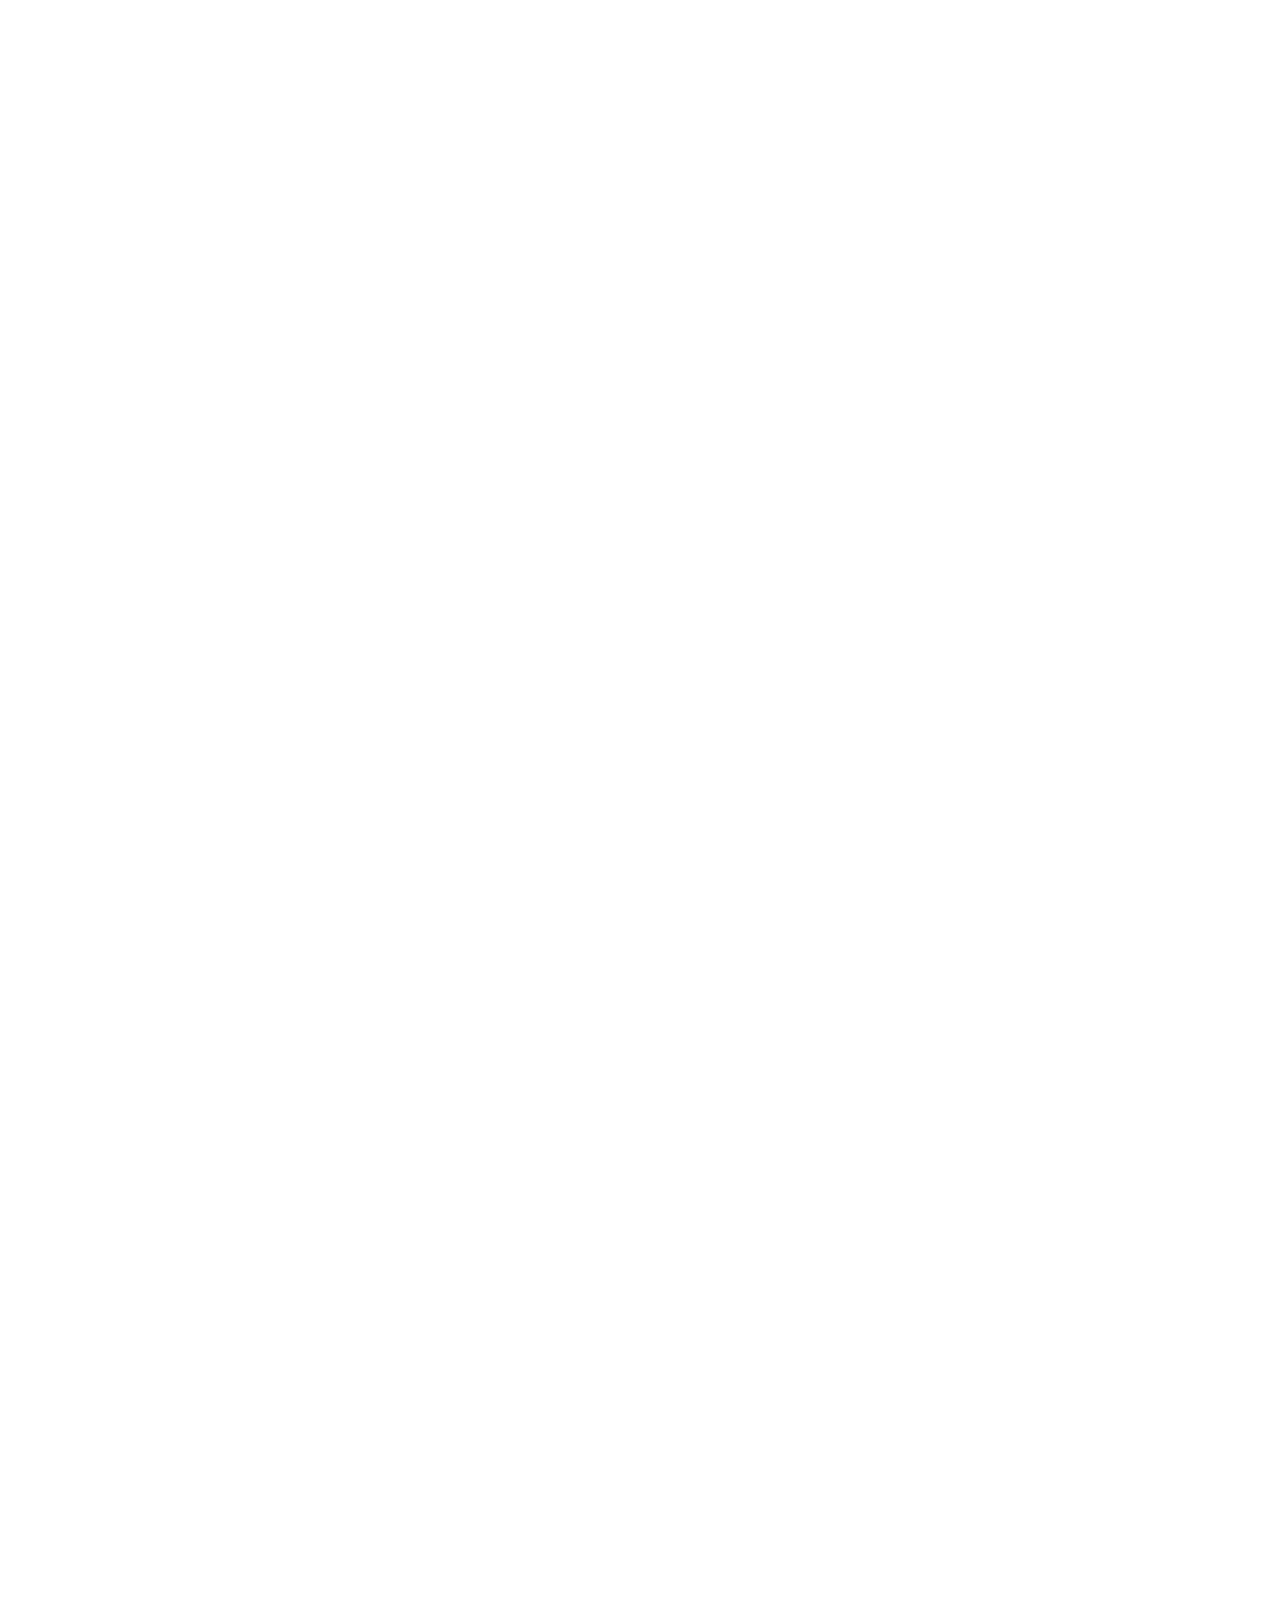
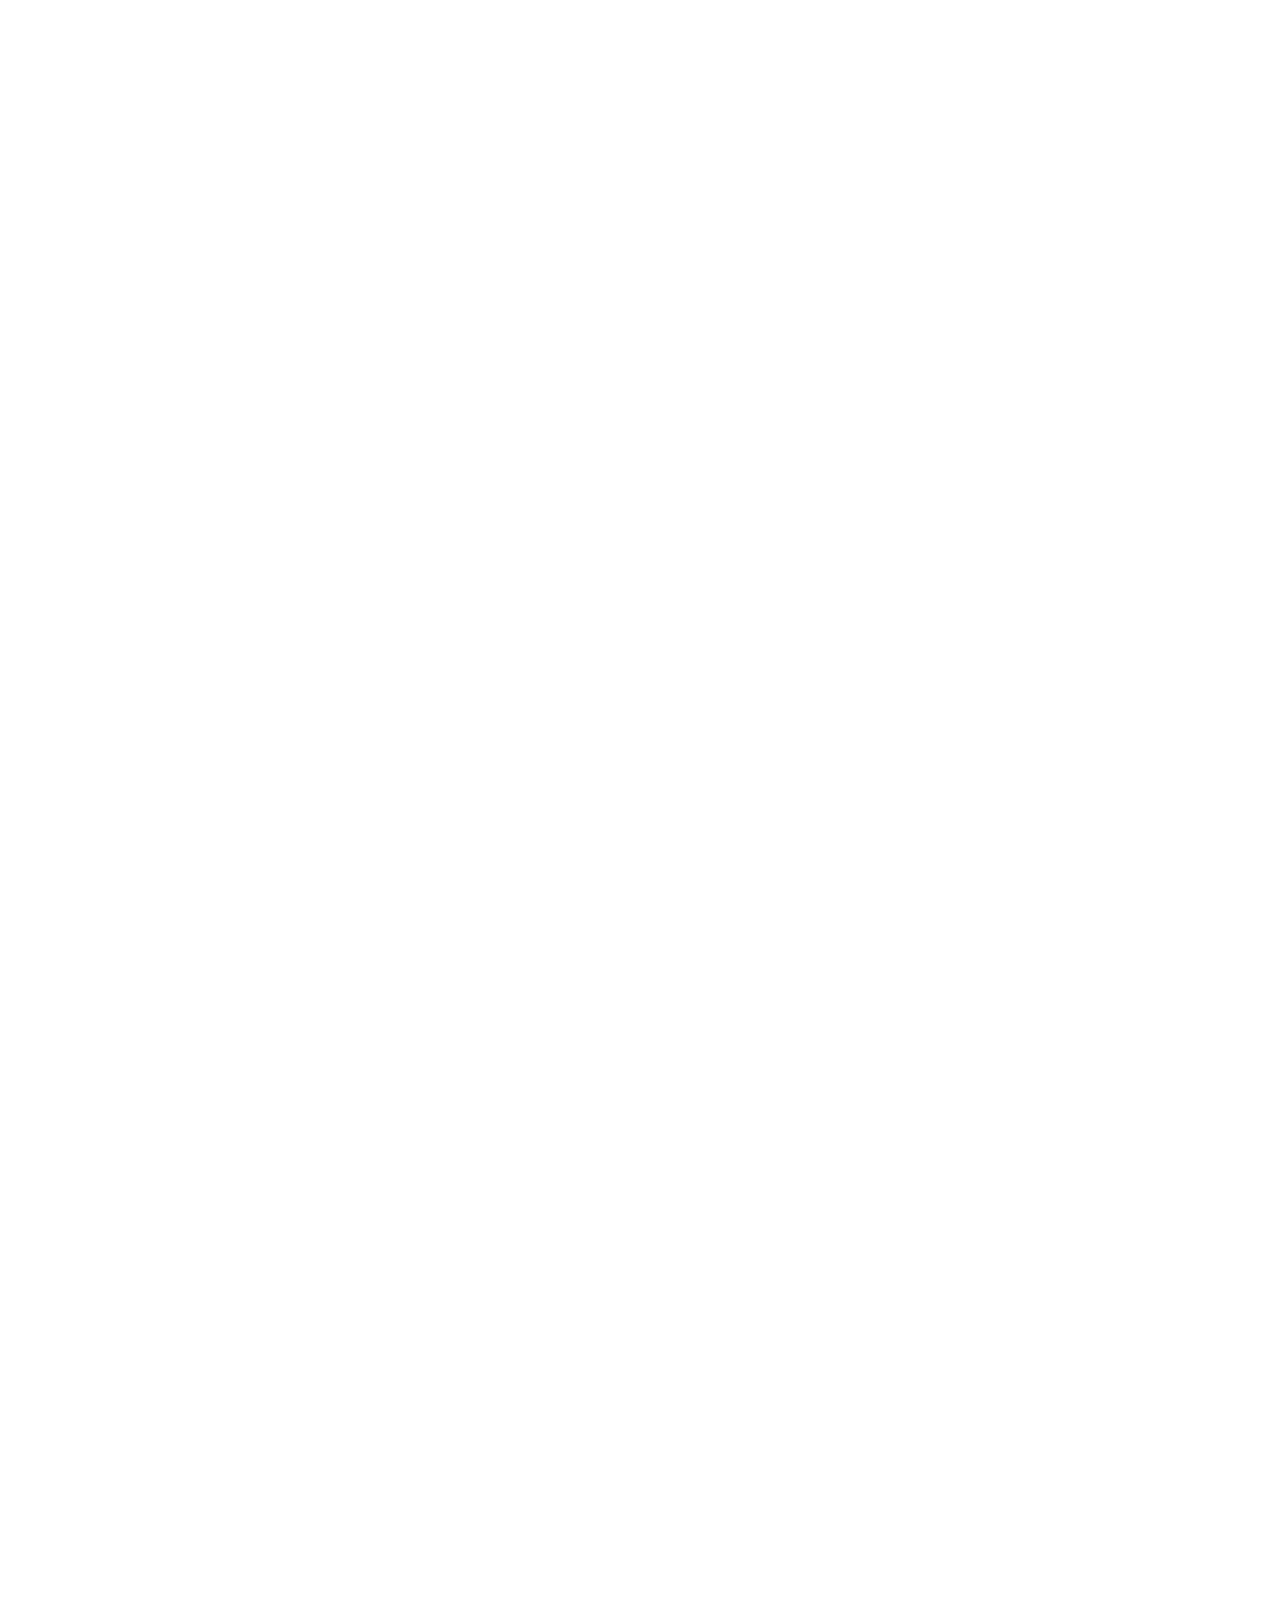
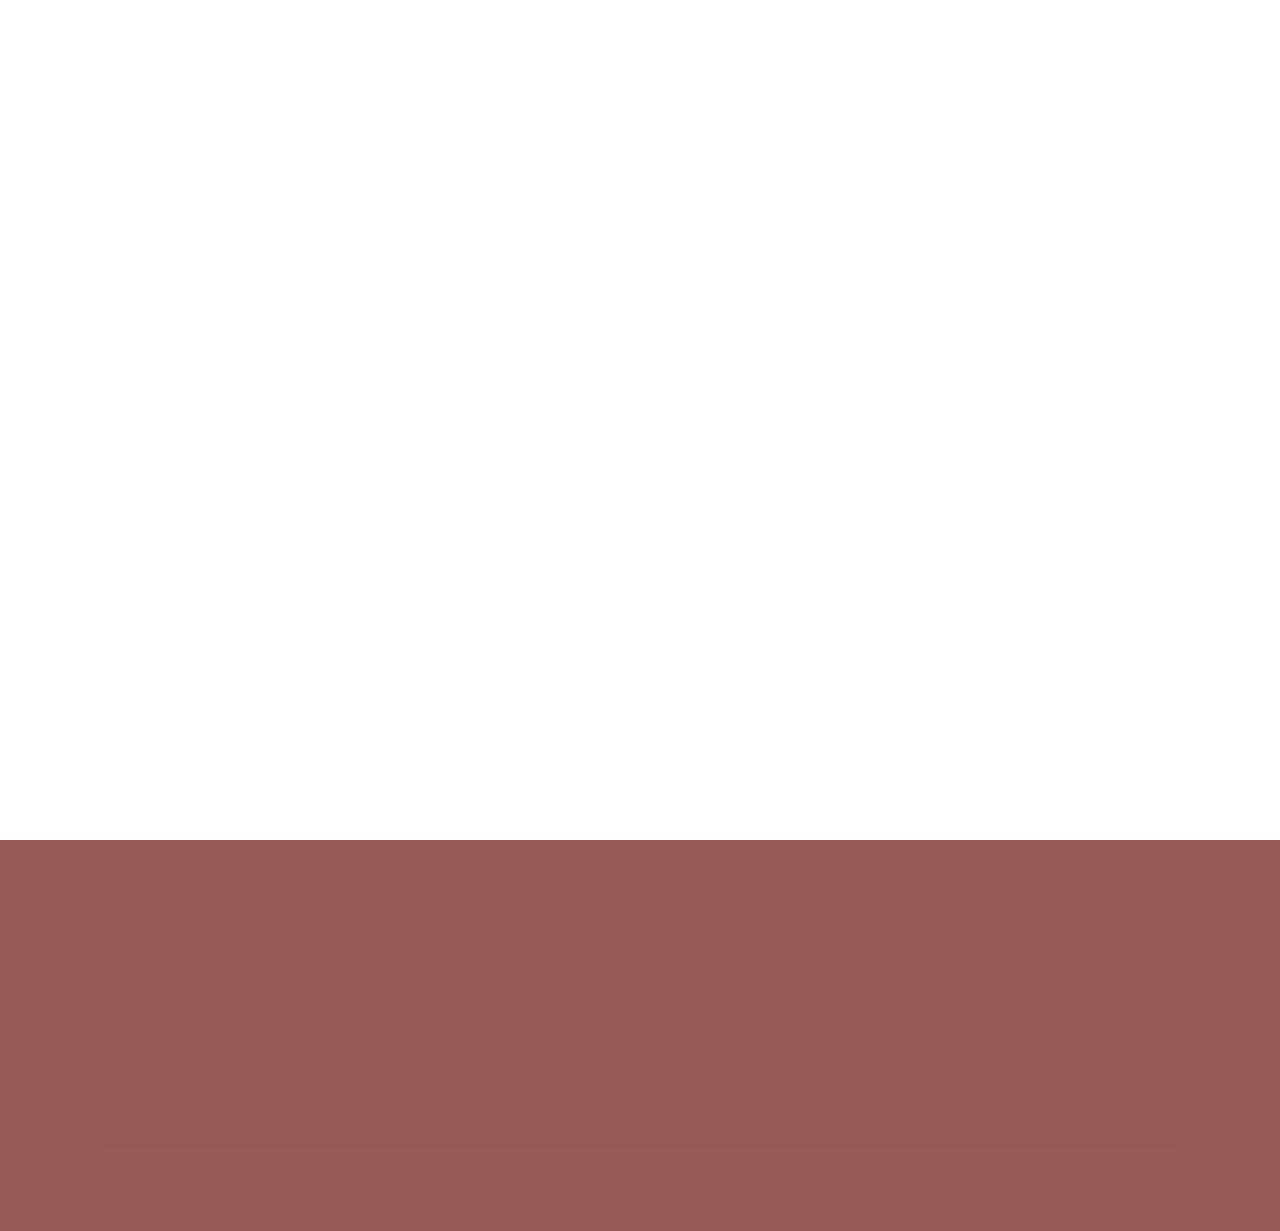
<file: page10.html>
<!DOCTYPE html>
<html  >
<head>
  <!-- Site made with Mobirise Website Builder v4.12.4, https://mobirise.com -->
  <meta charset="UTF-8">
  <meta http-equiv="X-UA-Compatible" content="IE=edge">
  <meta name="generator" content="Mobirise v4.12.4, mobirise.com">
  <meta name="viewport" content="width=device-width, initial-scale=1, minimum-scale=1">
  <link rel="shortcut icon" href="assets/images/mbr-122x101.png" type="image/x-icon">
  <meta name="description" content="Web Maker Description">
  
  
  <title>Cenário Síntese</title>
  <link rel="stylesheet" href="assets/web/assets/mobirise-icons/mobirise-icons.css">
  <link rel="stylesheet" href="assets/bootstrap/css/bootstrap.min.css">
  <link rel="stylesheet" href="assets/bootstrap/css/bootstrap-grid.min.css">
  <link rel="stylesheet" href="assets/bootstrap/css/bootstrap-reboot.min.css">
  <link rel="stylesheet" href="assets/socicon/css/styles.css">
  <link rel="stylesheet" href="assets/dropdown/css/style.css">
  <link rel="stylesheet" href="assets/tether/tether.min.css">
  <link rel="stylesheet" href="assets/animatecss/animate.min.css">
  <link rel="stylesheet" href="assets/datatables/data-tables.bootstrap4.min.css">
  <link rel="stylesheet" href="assets/theme/css/style.css">
  <link rel="preload" as="style" href="assets/mobirise/css/mbr-additional.css"><link rel="stylesheet" href="assets/mobirise/css/mbr-additional.css" type="text/css">
  
  
  
</head>
<body>
  <section class="menu cid-s0ZydwecNf" once="menu" id="menu2-35">

    

    <nav class="navbar navbar-expand beta-menu navbar-dropdown align-items-center navbar-fixed-top navbar-toggleable-sm bg-color transparent">
        <button class="navbar-toggler navbar-toggler-right" type="button" data-toggle="collapse" data-target="#navbarSupportedContent" aria-controls="navbarSupportedContent" aria-expanded="false" aria-label="Toggle navigation">
            <div class="hamburger">
                <span></span>
                <span></span>
                <span></span>
                <span></span>
            </div>
        </button>
        <div class="menu-logo">
            <div class="navbar-brand">
                <span class="navbar-logo">
                    <a href="index.html">
                        <img src="assets/images/mbr-122x101.png" alt="Mobirise" title="" style="height: 3.8rem;">
                    </a>
                </span>
                <span class="navbar-caption-wrap"><a class="navbar-caption text-white display-4" href="index.html">
                        GERENCIAMENTO URBANO</a></span>
            </div>
        </div>
        <div class="collapse navbar-collapse" id="navbarSupportedContent">
            <ul class="navbar-nav nav-dropdown nav-right" data-app-modern-menu="true"><li class="nav-item"><a class="nav-link link text-white display-4" href="index.html" aria-expanded="false">Início</a></li><li class="nav-item dropdown">
                    <a class="nav-link link dropdown-toggle text-white display-4" href="https://mobirise.co" aria-expanded="true" data-toggle="dropdown-submenu">História</a><div class="dropdown-menu"><a class="dropdown-item text-white display-4" href="page1.html" aria-expanded="false">Irani<br></a><a class="dropdown-item text-white display-4" href="page2.html" aria-expanded="false">Jaborá</a><a class="dropdown-item text-white display-4" href="page3.html" aria-expanded="false">Presidente Castello Branco</a></div>
                </li><li class="nav-item"><a class="nav-link link text-white display-4" href="page4.html#content4-20" aria-expanded="false">Dados</a></li><li class="nav-item dropdown"><a class="nav-link link text-white dropdown-toggle display-4" href="page4.html#content4-20" aria-expanded="false" data-toggle="dropdown-submenu">Cenários</a><div class="dropdown-menu"><a class="text-white dropdown-item display-4" href="page5.html" aria-expanded="false">Referência</a><a class="text-white dropdown-item display-4" href="page6.html" aria-expanded="false">Aspectos físico-naturai</a><a class="text-white dropdown-item display-4" href="page7.html" aria-expanded="false">Infraestrutura</a><a class="text-white dropdown-item display-4" href="page8.html" aria-expanded="false">Economia</a><a class="text-white dropdown-item display-4" href="page9.html" aria-expanded="false">Turismo</a><a class="text-white dropdown-item display-4" href="page10.html" aria-expanded="false">Síntese</a></div></li></ul>
            
        </div>
    </nav>
</section>

<section class="engine"><a href="https://mobirise.info/y">free html web templates</a></section><section class="header1 cid-s2MPDTXIaA mbr-parallax-background" id="header16-3c">

    

    <div class="mbr-overlay" style="opacity: 0.6; background-color: rgb(35, 35, 35);">
    </div>

    <div class="container">
        <div class="row justify-content-md-center">
            <div class="col-md-10 align-center">
                <h1 class="mbr-section-title mbr-bold pb-3 mbr-fonts-style display-2"><span style="font-weight: normal;">Cenário Síntese</span></h1>
                
                
                
            </div>
        </div>
    </div>

</section>

<section class="mbr-section content4 cid-s2Qmy8avhu" id="content4-4t">

    

    <div class="container">
        <div class="media-container-row">
            <div class="title col-12 col-md-8">
                
                <h3 class="mbr-section-subtitle align-center mbr-light mbr-fonts-style display-7">O cenário síntese consiste na junção de todas as deficiências,
 potencialidades, tendências, ações, diretrizes e objetivos propostos para os municípios de forma separada, sendo que algumas se repetem em ambos, isso em decorrência da proximidade dos mesmos, características físico-naturais, semelhanças no plantio, dentre outros aspectos.<br>Para a apresentação do cenário síntese, foi possível dividir as tabelas em deficiência, potencialidades e tendências, e sua análise, bem como ações, diretrizes e objetivos, e sua respectiva análise, para que o processo de abordagem seja feito de forma graduada.</h3>
                
            </div>
        </div>
    </div>
</section>

<section class="section-table cid-s2QmyQFbL0" id="table1-4u">

  
  
  <div class="container container-table">
      <h2 class="mbr-section-title mbr-fonts-style align-center pb-3 display-7"><strong><em>
          Aspectos físico-naturais da Microrregião Fictícia</em></strong></h2>
      
      <div class="table-wrapper">
        <div class="container">
          
        </div>

        <div class="container scroll">
          <table class="table" cellspacing="0">
            <thead>
              <tr class="table-heads ">
                  
                  
                  
                  
              <th class="head-item mbr-fonts-style display-7"><span style="font-weight: normal;"><em>Deficiências</em></span></th><th class="head-item mbr-fonts-style display-7"><span style="font-weight: normal;"><em>Potencialidades</em></span></th><th class="head-item mbr-fonts-style display-7"><span style="font-weight: normal;"><em>Tendências</em></span></th></tr>
            </thead>

            <tbody>
              
              
              
              
            <tr> 
                
                
                
                
              <td class="body-item mbr-fonts-style display-4">Regiões com aclives e declives acentuados.</td><td class="body-item mbr-fonts-style display-4">Plantação de produtos típicos em áreas mais acidentadas, propiciando a ampliação de polos econômicos.</td><td class="body-item mbr-fonts-style display-4">Implantação de edificações e usos inadequados, não respeitando as zonas de desenvolvimento e de restrição físico-natural.</td></tr><tr> 
                
                
                
                
              <td class="body-item mbr-fonts-style display-4">Poluição e descaso com rios, açúdes, lagos, entre outros.</td><td class="body-item mbr-fonts-style display-4">Utilização dos mesmos para ampliar o ecoturismo local, bem como aumento de ganhos para a microrregião, se cuidados da forma correta.</td><td class="body-item mbr-fonts-style display-4">Aumento no número de doenças, diminuição do turismo local e de ganhos.</td></tr></tbody>
          </table>
        </div>
        <div class="container table-info-container">
          
        </div>
      </div>
    </div>
</section>

<section class="mbr-section content4 cid-s2QmNiDnJt" id="content4-4v">

    

    <div class="container">
        <div class="media-container-row">
            <div class="title col-12 col-md-8">
                
                <h3 class="mbr-section-subtitle align-center mbr-light mbr-fonts-style display-7">&nbsp;<em><strong>Análise:</strong></em>&nbsp;Dito isso, foi possível constatar que as principais deficiências para os
 aspectos físico-naturais, estão ligadas a poluição dos rios e recursos naturais, desmatamentos e os relevos acidentados que fazem parte de ambos os municípios, porém, esse quadro pode ser revertido se existir um foco nas suas potencialidades, sejam elas a possibilidade de campos propícios ao plantio, bem como a preservação e limpeza de belezas naturais, que não apenas cooperam com a saúde da população, como também ajudam no desenvolvimento econômico e turístico.</h3>
                
            </div>
        </div>
    </div>
</section>

<section class="section-table cid-s2QmNWqCEr" id="table1-4w">

  
  
  <div class="container container-table">
      <h2 class="mbr-section-title mbr-fonts-style align-center pb-3 display-7"><strong><em>
          Aspectos físico-naturais da Microrregião Fictícia</em></strong></h2>
      
      <div class="table-wrapper">
        <div class="container">
          
        </div>

        <div class="container scroll">
          <table class="table" cellspacing="0">
            <thead>
              <tr class="table-heads ">
                  
                  
                  
                  
              <th class="head-item mbr-fonts-style display-7"><span style="font-weight: normal;"><em>Ações</em></span></th><th class="head-item mbr-fonts-style display-7"><span style="font-weight: normal;"><em>Diretrizes</em></span></th><th class="head-item mbr-fonts-style display-7"><span style="font-weight: normal;"><em>Objetivo</em></span></th></tr>
            </thead>

            <tbody>
              
              
              
              
            <tr> 
                
                
                
                
              <td class="body-item mbr-fonts-style display-4">Aumentar e melhorar as áreas destinadas ao plantio de produtos típicos.</td><td class="body-item mbr-fonts-style display-4">Criar zonas destinadas ao plantio nos locais com restrições físico-naturais, além da promover a preservação da vegetação nativa adjacente as mesmas.</td><td class="body-item mbr-fonts-style display-4">Ampliar a demanda pelo plantio de produtos típicos, consolidando polos econômicos, além de caracterizar os municípios como fontes principais de geração dos mesmos.</td></tr><tr> 
                
                
                
                
              <td class="body-item mbr-fonts-style display-4">Despoluir os mesmos e adequá-los ao ecoturismo local, bem como geração de polos econômicos.</td><td class="body-item mbr-fonts-style display-4">Promover a limpeza dos mesmos e preservação, vinda da população, bem como, implantar matas ciliares ao longo dos rios, além de, incentivar a criação de pesque pague, ecoturismo, parques e praças.&nbsp;</td><td class="body-item mbr-fonts-style display-4">Resignificara áreas degradas, promovendo a melhoria das mesmas.</td></tr></tbody>
          </table>
        </div>
        <div class="container table-info-container">
          
        </div>
      </div>
    </div>
</section>

<section class="mbr-section content4 cid-s2QmOeBnhQ" id="content4-4x">

    

    <div class="container">
        <div class="media-container-row">
            <div class="title col-12 col-md-8">
                
                <h3 class="mbr-section-subtitle align-center mbr-light mbr-fonts-style display-7">&nbsp;<em><strong>Análise:</strong></em>&nbsp;Sendo assim, para que as tendências sejam colocadas em prática,
 deve haver propostas que liguem ações, diretrizes e objetivos em relação aos problemas e potencialidades encontradas. <br>Para isso, foi proposto planos de despoluição e resignação dos recursos naturais, afim de melhorar o turismo local, bem como aumentar a proposta de campos de plantio, já que em aclives e declives, a implantação de edificações é dificultada, tornando-a até mesmo perigosa.</h3>
                
            </div>
        </div>
    </div>
</section>

<section class="section-table cid-s2QmOwDxa3" id="table1-4y">

  
  
  <div class="container container-table">
      <h2 class="mbr-section-title mbr-fonts-style align-center pb-3 display-7"><strong><em>Turismo da Microrregião Fictícia</em></strong></h2>
      
      <div class="table-wrapper">
        <div class="container">
          
        </div>

        <div class="container scroll">
          <table class="table" cellspacing="0">
            <thead>
              <tr class="table-heads ">
                  
                  
                  
                  
              <th class="head-item mbr-fonts-style display-7"><span style="font-weight: normal;"><em>Deficiências</em></span></th><th class="head-item mbr-fonts-style display-7"><span style="font-weight: normal;"><em>Potencialidades</em></span></th><th class="head-item mbr-fonts-style display-7"><span style="font-weight: normal;"><em>Tendências</em></span></th></tr>
            </thead>

            <tbody>
              
              
              
              
            <tr> 
                
                
                
                
              <td class="body-item mbr-fonts-style display-4">Turismo rural.</td><td class="body-item mbr-fonts-style display-4">Turismo rural.</td><td class="body-item mbr-fonts-style display-4">Extinção da proposta de turismo local em função da falta de promoção e incentivo da mesma, tanto para população residente, quanto para visitantes.</td></tr><tr> 
                
                
                
                
              <td class="body-item mbr-fonts-style display-4">Turismo Histórico-cultural.</td><td class="body-item mbr-fonts-style display-4">Turismo Histórico-cultural.</td><td class="body-item mbr-fonts-style display-4">Extinção da proposta de turismo histórico-cultural em função da falta de promoção e incentivo da mesma, bem como o desuso da população futura em relação a cultural histórica.</td></tr><tr> 
                
                
                
                
              <td class="body-item mbr-fonts-style display-4">Ecoturismo.</td><td class="body-item mbr-fonts-style display-4">Ecoturismo.</td><td class="body-item mbr-fonts-style display-4">Desuso e deterioração/desmatamento dos espaços destinado as áreas verde.</td></tr></tbody>
          </table>
        </div>
        <div class="container table-info-container">
          
        </div>
      </div>
    </div>
</section>

<section class="mbr-section content4 cid-s2QmONmLUR" id="content4-4z">

    

    <div class="container">
        <div class="media-container-row">
            <div class="title col-12 col-md-8">
                
                <h3 class="mbr-section-subtitle align-center mbr-light mbr-fonts-style display-7">&nbsp;<em><strong>Análise:</strong></em>&nbsp;Para o cenário síntese de turismo,
 as deficiências são caracterizadas como áreas amplas, porém, as mesmas são consideradas potencialidades, ou seja, o fato de não haver promoção, melhorias, incentivo, entre outros, é proposto como algo ruim, contudo, se houver propostas e ações que possam alavancar esse cenário, isso se mostrará algo bom, que atribuirá nas áreas de economia, infraestrutura, aspectos físicos e naturais, dentre outros. <br>Sendo assim, foi possível constatar que há falta de incentivo ao turismo rural,&nbsp;<div>histórico-cultural e ao ecoturismo, áreas
&nbsp;<span style="font-size: 1.2rem;">extremamente importantes para o&nbsp;</span></div><div>desenvolvimento da microrregião, porém,
&nbsp;<span style="font-size: 1.2rem;">como falado antes, se houver melhorias&nbsp;</span><span style="font-size: 1.2rem;">em função dos mesmos, ambos irão
&nbsp;</span><span style="font-size: 1.2rem;">cooperar com os demais cenários.</span></div></h3>
                
            </div>
        </div>
    </div>
</section>

<section class="section-table cid-s2QmPfVcLI" id="table1-50">

  
  
  <div class="container container-table">
      <h2 class="mbr-section-title mbr-fonts-style align-center pb-3 display-7"><strong><em>Turismo da Microrregião Fictícia</em></strong></h2>
      
      <div class="table-wrapper">
        <div class="container">
          
        </div>

        <div class="container scroll">
          <table class="table" cellspacing="0">
            <thead>
              <tr class="table-heads ">
                  
                  
                  
                  
              <th class="head-item mbr-fonts-style display-7"><span style="font-weight: normal;"><em>Ações</em></span></th><th class="head-item mbr-fonts-style display-7"><span style="font-weight: normal;"><em>Diretrizes</em></span></th><th class="head-item mbr-fonts-style display-7"><span style="font-weight: normal;"><em>Objetivo</em></span></th></tr>
            </thead>

            <tbody>
              
              
              
              
            <tr> 
                
                
                
                
              <td class="body-item mbr-fonts-style display-4">Promoção de passeios que envolvam as propriedades rurais dos municípios da microrregião, dando continuidade a proposta de turismo rural, já que cada um possui suas particularidades em razão da agricultura.</td><td class="body-item mbr-fonts-style display-4">Implantação de rotas que promovam passeios da população em meio as propriedades rurais dos municípios, ligando-as, além de promover o turismo existente.</td><td class="body-item mbr-fonts-style display-4">Ampliar a importância do cenário rural e da agricultura dos pequenos distribuidores, igualando os papeis entre os aglicultores da região.</td></tr><tr> 
                
                
                
                
              <td class="body-item mbr-fonts-style display-4">Ampliar e aprimorar os meios de acesso ao conhecimento histórico, desenvolvendo atividades que cooperem com todas as faixas etárias.</td><td class="body-item mbr-fonts-style display-4">Promover atividades que instiguem a população mais jovem a conhecer a história da região, através de eventos típicos (rodeio, festas com temáticas ligadas ao plantio típico da região), viagens de estudos, jogos, entre outros.&nbsp;</td><td class="body-item mbr-fonts-style display-4">Ampliar a área de abrangência das atividades histórico-culturais em meio as diversas faixas etárias, promovendo conhecimento para as gerações mais novas e futuras.</td></tr><tr> 
                
                
                
                
              <td class="body-item mbr-fonts-style display-4">Promoção de caminhos que explorem as áreas verdes dos municípios, bem como as áreas rurais e suas beleza, sendo elas riachos, açúdes destinados a pesca, entre outros, aliando assim um único caminho que direcione a população as potencialidades dos três municípios.</td><td class="body-item mbr-fonts-style display-4">Implatar uma rota que ligue e coopere com o turismo rural, fazendo uso do mesmo caminho, e promovendo locais de lazer nos centros urbanos e nas regiões mais periféricas, onde se concentra maior parte das belezas naturais.</td><td class="body-item mbr-fonts-style display-4">Conectar o turismo rural ao ecoturismo, já que, em sua maioria, estão ligereiramente próximos e promovem uma rotatividade nas atividades dos municípios.</td></tr></tbody>
          </table>
        </div>
        <div class="container table-info-container">
          
        </div>
      </div>
    </div>
</section>

<section class="mbr-section content4 cid-s2QmPE38Fv" id="content4-51">

    

    <div class="container">
        <div class="media-container-row">
            <div class="title col-12 col-md-8">
                
                <h3 class="mbr-section-subtitle align-center mbr-light mbr-fonts-style display-7">&nbsp;<em><strong>Análise:</strong></em>&nbsp;Portanto, é possível propor diversas
 ações para alavancar e aumentar a&nbsp;<div>abrangência e importância do turismo na
&nbsp;<span style="font-size: 1.2rem;">microrregião fictícia.</span></div><div><span style="font-size: 1.2rem;">Dito isso, tem-se a promoção de&nbsp;</span><span style="font-size: 1.2rem;">passeios que liguem todos os três tipos de&nbsp;</span></div><div>turismo, já que, para o desenvolvimento do
&nbsp;<span style="font-size: 1.2rem;">ecoturismo é preciso que áreas sejam&nbsp;</span></div><div>preservadas, ligando-se assim, com os
&nbsp;<span style="font-size: 1.2rem;">princípios do turismo histórico cultural e o&nbsp;</span></div><div>rural, sendo que, muitas das edificações
&nbsp;<span style="font-size: 1.2rem;">históricas encontram-se nas propriedades &nbsp;</span><span style="font-size: 1.2rem;">rurais, bem como fazendas, latifúndios,&nbsp;</span><span style="font-size: 1.2rem;">entre outros. &nbsp;</span></div><div><span style="font-size: 1.2rem;">Além disso, é preciso ampliar os&nbsp;</span><span style="font-size: 1.2rem;">meios de acesso a esses cenários&nbsp;</span><span style="font-size: 1.2rem;">turísticos, fazendo com que o todo cresça&nbsp;</span><span style="font-size: 1.2rem;">de forma semelhante.</span></div></h3>
                
            </div>
        </div>
    </div>
</section>

<section class="section-table cid-s2QmSr1tpH" id="table1-52">

  
  
  <div class="container container-table">
      <h2 class="mbr-section-title mbr-fonts-style align-center pb-3 display-7"><strong><em>
          Economia da Microrregião Fictícia</em></strong></h2>
      
      <div class="table-wrapper">
        <div class="container">
          
        </div>

        <div class="container scroll">
          <table class="table" cellspacing="0">
            <thead>
              <tr class="table-heads ">
                  
                  
                  
                  
              <th class="head-item mbr-fonts-style display-7"><span style="font-weight: normal;"><em>Deficiências</em></span></th><th class="head-item mbr-fonts-style display-7"><span style="font-weight: normal;"><em>Potencialidades</em></span></th><th class="head-item mbr-fonts-style display-7"><span style="font-weight: normal;"><em>Tendências</em></span></th></tr>
            </thead>

            <tbody>
              
              
              
              
            <tr> 
                
                
                
                
              <td class="body-item mbr-fonts-style display-4">Rotas comerciais.</td><td class="body-item mbr-fonts-style display-4">Rota única que tem como objetivo ligar, distribuir e comercializar os produtos típicos dos municípios.</td><td class="body-item mbr-fonts-style display-4">Diminuição e atraso nas trocas comerciais da microrregião.</td></tr><tr> 
                
                
                
                
              <td class="body-item mbr-fonts-style display-4">Má utilização de recursos naturais dispostos na microrregião.</td><td class="body-item mbr-fonts-style display-4">Ampliação de pontos turísticos e polos econômicos.</td><td class="body-item mbr-fonts-style display-4">Diminuição de ganhos com belezas naturais.</td></tr><tr> 
                
                
                
                
              <td class="body-item mbr-fonts-style display-4">Falta da promoção, no quesito plantio, dos municípios em relação aos demais.</td><td class="body-item mbr-fonts-style display-4">Caracterizar os polos de plantio como maiores e principais geradores da matéria prima proposta.</td><td class="body-item mbr-fonts-style display-4">Perda da visibilidade dos municípios como polos geradores/econômicos, em relação a AMAUC.</td></tr></tbody>
          </table>
        </div>
        <div class="container table-info-container">
          
        </div>
      </div>
    </div>
</section>

<section class="mbr-section content4 cid-s2QmSLwBen" id="content4-53">

    

    <div class="container">
        <div class="media-container-row">
            <div class="title col-12 col-md-8">
                
                <h3 class="mbr-section-subtitle align-center mbr-light mbr-fonts-style display-7">&nbsp;<em><strong>Análise:</strong></em>&nbsp;Para o cenário síntese econômico,
 as deficiências são caracterizadas &nbsp;pela falta de rotas comerciais rápidas, que permitam trocas entre os municípios,&nbsp;<div>aumentando assim os ganhos que a
&nbsp;<span style="font-size: 1.2rem;">microrregião pode obter, bem como, o&nbsp;</span></div><div>reconhecimento no cenário produtivo, já
&nbsp;<span style="font-size: 1.2rem;">que ambos possuem grandes campos de&nbsp;</span><span style="font-size: 1.2rem;">plantio com produtos específicos e típicos
&nbsp;</span><span style="font-size: 1.2rem;">do município.</span></div><div><span style="font-size: 1.2rem;">Além disso, é possível notar que há&nbsp;</span><span style="font-size: 1.2rem;">uma má utilização nos recursos naturais&nbsp;</span></div><div>da microrregião, ou seja, descaso com rios,
&nbsp;<span style="font-size: 1.2rem;">lagos, falta de promoção de ecoturismo, já&nbsp;</span><span style="font-size: 1.2rem;">que não há preservação da mata, entre&nbsp;</span><span style="font-size: 1.2rem;">outros.</span></div></h3>
                
            </div>
        </div>
    </div>
</section>

<section class="section-table cid-s2QmT19PPZ" id="table1-54">

  
  
  <div class="container container-table">
      <h2 class="mbr-section-title mbr-fonts-style align-center pb-3 display-7"><strong><em>Economia da Microrregião Fictícia</em></strong></h2>
      
      <div class="table-wrapper">
        <div class="container">
          
        </div>

        <div class="container scroll">
          <table class="table" cellspacing="0">
            <thead>
              <tr class="table-heads ">
                  
                  
                  
                  
              <th class="head-item mbr-fonts-style display-7"><span style="font-weight: normal;"><em>Ações</em></span></th><th class="head-item mbr-fonts-style display-7"><span style="font-weight: normal;"><em>Diretrizes</em></span></th><th class="head-item mbr-fonts-style display-7"><span style="font-weight: normal;"><em>Objetivo</em></span></th></tr>
            </thead>

            <tbody>
              
              
              
              
            <tr> 
                
                
                
                
              <td class="body-item mbr-fonts-style display-4">Alavancar as trocas comerciais entre os municípios com diferentes fontes de produção, além de criar sentidos únicos na distribuição.</td><td class="body-item mbr-fonts-style display-4">Implantar uma rota única, voltada para comerciantes e para a distribuição de produtos típicos dos municípios, cooperando com a rapidez e facilidade para entrega.</td><td class="body-item mbr-fonts-style display-4">Facilitar a distribuição e comercialização de produtos típicos dos municípios, bem como a ligação entre eles.</td></tr><tr> 
                
                
                
                
              <td class="body-item mbr-fonts-style display-4">Promoção do uso e modernização de atividades ja existentess, bem como ampliação para atender diversas faixas etárias.</td><td class="body-item mbr-fonts-style display-4">Promover a criação de pesque pague, parques, praças e ecoturismo nas áreas naturais dos municípios, bem como a ligação direta entre os mesmos.</td><td class="body-item mbr-fonts-style display-4">Ampliar os gaanhos da microrregião através da promoção de atividades naturais.</td></tr><tr> 
                
                
                
                
              <td class="body-item mbr-fonts-style display-4">Promover e aumentar o plantio de produtos típicos, através do incentivo da criação de industrias especializadas, zonas destinadas a esse uso, entre outros.&nbsp;</td><td class="body-item mbr-fonts-style display-4">Implantar zonas industriais, de restrição físico-natural e de plantio, aumentando as possibilidades de terrenos destinados aos agricultores.</td><td class="body-item mbr-fonts-style display-4">Concentrar a aumentar a importância dos municípios em relação as outras regiões, além de alavancar o cenário economico dos mesmos.</td></tr></tbody>
          </table>
        </div>
        <div class="container table-info-container">
          
        </div>
      </div>
    </div>
</section>

<section class="mbr-section content4 cid-s2QmTdbkIb" id="content4-55">

    

    <div class="container">
        <div class="media-container-row">
            <div class="title col-12 col-md-8">
                
                <h3 class="mbr-section-subtitle align-center mbr-light mbr-fonts-style display-7">&nbsp;<em><strong>Análise:</strong></em>&nbsp;Portanto, é possível propor diversas
 ações para alavancar e aumentar a&nbsp;<div>abrangência da economia e trocas
&nbsp;<span style="font-size: 1.2rem;">comerciais intermunicipais, já que há a&nbsp;</span></div><div>possibilidade de implantação de uma rota
&nbsp;<span style="font-size: 1.2rem;">que ligue as três cidades de forma rápida,&nbsp;</span><span style="font-size: 1.2rem;">além da promoção e aumento de&nbsp;</span><span style="font-size: 1.2rem;">empregos, entre outros.&nbsp;</span></div><div><span style="font-size: 1.2rem;">Sendo que, é necessário que se
&nbsp;</span><span style="font-size: 1.2rem;">promova atividades que envolvam recursos &nbsp;</span><span style="font-size: 1.2rem;">naturais, como é o caso dos rios, lagos e </span><span style="font-size: 1.2rem;">açudes, com incentivo a pesca, parques,&nbsp;</span></div><div>praças, áreas verdes, entre outros
&nbsp;<span style="font-size: 1.2rem;">atrativos que envolvam toda a população,&nbsp;</span><span style="font-size: 1.2rem;">de diversas faixas etárias.</span></div></h3>
                
            </div>
        </div>
    </div>
</section>

<section class="section-table cid-s2QmTDKvL7" id="table1-56">

  
  
  <div class="container container-table">
      <h2 class="mbr-section-title mbr-fonts-style align-center pb-3 display-7"><strong><em>
          Infraestrutura da Microrregião Fictícia</em></strong></h2>
      
      <div class="table-wrapper">
        <div class="container">
          
        </div>

        <div class="container scroll">
          <table class="table" cellspacing="0">
            <thead>
              <tr class="table-heads ">
                  
                  
                  
                  
              <th class="head-item mbr-fonts-style display-7"><span style="font-weight: normal;"><em>Deficiências</em></span></th><th class="head-item mbr-fonts-style display-7"><span style="font-weight: normal;"><em>Potencialidades</em></span></th><th class="head-item mbr-fonts-style display-7"><span style="font-weight: normal;"><em>Tendências</em></span></th></tr>
            </thead>

            <tbody>
              
              
              
              
            <tr> 
                
                
                
                
              <td class="body-item mbr-fonts-style display-4">Falta de áreas verdes e vegetação ao longo das vias.</td><td class="body-item mbr-fonts-style display-4">Aumento na promoção do ecoturismo local.</td><td class="body-item mbr-fonts-style display-4">Deterioração da paisagem urbana, alagementos, poluição, doenças, entre outros.</td></tr><tr> 
                
                
                
                
              <td class="body-item mbr-fonts-style display-4">Falta de drenagem pluvial ao longo das vias</td><td class="body-item mbr-fonts-style display-4">--</td><td class="body-item mbr-fonts-style display-4">Inundações nas áreas mais planas, além de deslizamento de terra em terrenos adjacentes.</td></tr><tr> 
                
                
                
                
              <td class="body-item mbr-fonts-style display-4">--</td><td class="body-item mbr-fonts-style display-4">Maioria das ruas coletoras e locais são revestidas em paralelepipedo.</td><td class="body-item mbr-fonts-style display-4">Escoamento da água e preservação de traços histórico-culturais.</td></tr><tr> 
                
                
                
                
              <td class="body-item mbr-fonts-style display-4">O município possui poucos hotéis.</td><td class="body-item mbr-fonts-style display-4">Turismo local.</td><td class="body-item mbr-fonts-style display-4">Diminuição do turismo do local pela falta de hotéis.</td></tr></tbody>
          </table>
        </div>
        <div class="container table-info-container">
          
        </div>
      </div>
    </div>
</section>

<section class="mbr-section content4 cid-s2QmTWfNLv" id="content4-57">

    

    <div class="container">
        <div class="media-container-row">
            <div class="title col-12 col-md-8">
                
                <h3 class="mbr-section-subtitle align-center mbr-light mbr-fonts-style display-7">&nbsp;<em><strong>Análise:</strong></em>&nbsp;Por fim, para o cenário síntese de
 infraestrutura urbana, foi possível destacar que há deficiências que não possuem certas potencialidades, bem como o contrário, como por exemplo a falta de drenagem pluvial, que decorre da&nbsp;<div>inexistência de áreas verdes, bueiros,
<span style="font-size: 1.2rem;">permeabilidade nos terrenos, entre outros.&nbsp;</span></div><div>Já para potencialidades, tem-se a
&nbsp;<span style="font-size: 1.2rem;">presença de vias coletoras e locais com&nbsp;</span></div><div>revestimento em paralelepípedo,
&nbsp;<span style="font-size: 1.2rem;">preservando o cenário turístico local, bem&nbsp;</span></div><div>como cooperando, aos poucos, com a
&nbsp;<span style="font-size: 1.2rem;">drenagem pluvial, já que não há outros&nbsp;</span></div><div>métodos que eliminem este problema.
&nbsp;</div><div><span style="font-size: 1.2rem;">Além disso, há pouca infraestrutura&nbsp;</span><span style="font-size: 1.2rem;">destinada a implantação de redes&nbsp;</span></div><div>hoteleiras, já que a microrregião em
&nbsp;<span style="font-size: 1.2rem;">análise conta com diversos pontos&nbsp;</span></div><div>turísticos e históricos que podem aumentar
&nbsp;<span style="font-size: 1.2rem;">o número de visitantes, cooperando assim&nbsp;</span><span style="font-size: 1.2rem;">com a economia municipal.</span></div></h3>
                
            </div>
        </div>
    </div>
</section>

<section class="section-table cid-s2QmU9P3HD" id="table1-58">

  
  
  <div class="container container-table">
      <h2 class="mbr-section-title mbr-fonts-style align-center pb-3 display-7"><strong><em>Infraestrutura da Microrregião Fictícia</em></strong></h2>
      
      <div class="table-wrapper">
        <div class="container">
          
        </div>

        <div class="container scroll">
          <table class="table" cellspacing="0">
            <thead>
              <tr class="table-heads ">
                  
                  
                  
                  
              <th class="head-item mbr-fonts-style display-7"><span style="font-weight: normal;"><em>Ações</em></span></th><th class="head-item mbr-fonts-style display-7"><span style="font-weight: normal;"><em>Diretrizes</em></span></th><th class="head-item mbr-fonts-style display-7"><span style="font-weight: normal;"><em>Objetivo</em></span></th></tr>
            </thead>

            <tbody>
              
              
              
              
            <tr> 
                
                
                
                
              <td class="body-item mbr-fonts-style display-4">Promover a implantação de árvores ao longo das vias, bem como a criação de espaços verdes como praças e bosques.</td><td class="body-item mbr-fonts-style display-4">Implantar faixas de vegetação ao longo das vias, bem como áreas de preservação e incentivar o plantio das mesmas no terrenos particulares.</td><td class="body-item mbr-fonts-style display-4">Melhorar a condição de vida da população do município e melhor a paisagem, cooperando assim com o turismo local.</td></tr><tr> 
                
                
                
                
              <td class="body-item mbr-fonts-style display-4">Promover um plano para a implantação de pontos destinado a drenagem pluvial, além de promover a presença de áreas permeáveis nos recuos dos terrenos residenciais.</td><td class="body-item mbr-fonts-style display-4">Implatar pontos de drenagem pluvial ao longo das vias. Criar córregos que redirecionem as águas pluviais para áreas verdes e pontos de captação.</td><td class="body-item mbr-fonts-style display-4">Diminuir a ocorrência de enchentes em áreas consideradas planas e pouco permeáveis.</td></tr><tr> 
                
                
                
                
              <td class="body-item mbr-fonts-style display-4">Assegurar e promover a manutenção da mesma, para que mantenha traços históricos e seja funcional para o cenário atual.</td><td class="body-item mbr-fonts-style display-4">Incentivar a manutenção e preservação das vias locais, bem como implantar vegetação ao longo das mesmas, sistema de drenagem pluvial, coleta de lixo e fixar apenas fluxo de veículos leves nas mesmas.</td><td class="body-item mbr-fonts-style display-4">Preservar a identidade das vias históricas, bem como promover o embelezamento do município, cooperando com o turismo local.</td></tr><tr> 
                
                
                
                
              <td class="body-item mbr-fonts-style display-4">Incentivar que mais hotéis venham para o município para atender a demanda de visitantes, em função das rotas de turismo regionais.</td><td class="body-item mbr-fonts-style display-4">Desburocratizar o processo para que facilite a instalação de mais hotéis no município.</td><td class="body-item mbr-fonts-style display-4">Possibilitar que mais pessoas visitem o município, pois o mesmo poderá atender a demanda.</td></tr></tbody>
          </table>
        </div>
        <div class="container table-info-container">
          
        </div>
      </div>
    </div>
</section>

<section class="mbr-section content4 cid-s2QmUrBpT9" id="content4-59">

    

    <div class="container">
        <div class="media-container-row">
            <div class="title col-12 col-md-8">
                
                <h3 class="mbr-section-subtitle align-center mbr-light mbr-fonts-style display-7">&nbsp;<em><strong>Análise:</strong></em>&nbsp;Sendo assim, é possível promover
 diversas ações relacionadas a&nbsp;<div>infraestrutura, bem como a drenagem
&nbsp;<span style="font-size: 1.2rem;">pluvial das vias e terrenos particular, que&nbsp;</span></div><div>pode ser elevada com a implantação de
&nbsp;<span style="font-size: 1.2rem;">áreas verdes, e que, consequentemente,&nbsp;</span></div><div>propiciam a busca por turismo, locais para
&nbsp;<span style="font-size: 1.2rem;">hospedagem, dentre outros.&nbsp;</span></div><div>Além disso, faz-se necessário que
&nbsp;<span style="font-size: 1.2rem;">haja uma maior taxa de arborização viária,&nbsp;</span></div><div>que, segundo dados do IBGE (2010), são
&nbsp;<span style="font-size: 1.2rem;">poucas as áreas que contam com porções &nbsp;</span><span style="font-size: 1.2rem;">vegetais, ou seja, é quase nula a presença&nbsp;</span><span style="font-size: 1.2rem;">da mesma nos municípios da microrregião&nbsp;</span><span style="font-size: 1.2rem;">fictícia.&nbsp;</span></div><div><span style="font-size: 1.2rem;">Dito isso, ações que envolvam a&nbsp;</span><span style="font-size: 1.2rem;">melhoria do espaço e paisagem urbana&nbsp;</span></div><div>são indispensáveis, bem como, a
&nbsp;<span style="font-size: 1.2rem;">promoção da implantação de zonas&nbsp;</span></div><div>vegetais, melhorando a qualidade de vida
&nbsp;<span style="font-size: 1.2rem;">e economia local.&nbsp;</span></div></h3>
                
            </div>
        </div>
    </div>
</section>

<section class="mbr-section content4 cid-s2Qt568ZS5" id="content4-5b">

    

    <div class="container">
        <div class="media-container-row">
            <div class="title col-12 col-md-8">
                <h2 class="align-center pb-3 mbr-fonts-style display-5"><em><strong>
                    Cenário Síntese da Microrregião Fictícia</strong></em></h2>
                <h3 class="mbr-section-subtitle align-center mbr-light mbr-fonts-style display-4">
                    Cenário <em>(figura 01)</em> baseado nas deficiências, potencialidades, tendências, ações, diretrizes e objetivos litados acima.</h3>
                
            </div>
        </div>
    </div>
</section>

<section class="cid-s2Qt5G5ccy" id="image1-5c">

    

    <figure class="mbr-figure container">
        <div class="image-block" style="width: 60%;">
            <img src="assets/images/mapa-sntese-996x619.png" width="1400" alt="Figura 01: Mapa Síntese." title="Figura 01: Cenário Síntese da Microrregião Fictícia.   Fonte: Acervo Pessoal, 2020.">
            
        </div>
    </figure>
</section>

<section class="cid-s2Qt3keRMo" id="footer1-5a">

    

    

    <div class="container">
        <div class="media-container-row content text-white">
            <div class="col-12 col-md-3">
                <div class="media-wrap">
                    <a href="https://mobirise.co/">
                        <img src="assets/images/mbr-122x101.png" alt="Mobirise" title="">
                    </a>
                </div>
            </div>
            <div class="col-12 col-md-3 mbr-fonts-style display-4">
                <h5 class="pb-3">FACC - Faculdade Concórdia</h5>
                <p class="mbr-text">Curso de Bacharelado em Arquitetura e Urbanismo<br><br>Turma AU 89 - 2020<br><br>Professor: Thiago Lanziotti<br>(thiago.lanziotti@gmail.com)</p>
            </div>
            <div class="col-12 col-md-3 mbr-fonts-style display-4">
                <h5 class="pb-3">
                    Acadêmicos:</h5>
                <p class="mbr-text">Arthur Zandonai Johann<br><br>Caroline Fernanda Magro<br><br>Cauane Costa Lazzarotti<br><br>Milena Colasso<br><br>Tiago da Motta Rodrigues</p>
            </div>
            <div class="col-12 col-md-3 mbr-fonts-style display-4">
                <h5 class="pb-3">Contatos:</h5>
                <p class="mbr-text">arthur.zandonai.johann@gmail.com<br><br>  carolmagro2008@hotmail.com <br></p><p><br>cauaneclaz@hotmail.com&nbsp;<br><br></p><p>milenacolasso@hotmail.com<br>&nbsp;</p><p>tiagoarquiteturaeurb@gmail.com</p>
            </div>
        </div>
        <div class="footer-lower">
            <div class="media-container-row">
                <div class="col-sm-12">
                    <hr>
                </div>
            </div>
            <div class="media-container-row mbr-white">
                <div class="col-sm-6 copyright">
                    <p class="mbr-text mbr-fonts-style display-4">
                        ©Copyright 2020 Johann A., Magro C., Lazzarotti C., Colasso M. e Motta T. - Todos os direitos reservados
                    </p>
                </div>
                <div class="col-md-6">
                    
                </div>
            </div>
        </div>
    </div>
</section>


  <script src="assets/web/assets/jquery/jquery.min.js"></script>
  <script src="assets/popper/popper.min.js"></script>
  <script src="assets/bootstrap/js/bootstrap.min.js"></script>
  <script src="assets/smoothscroll/smooth-scroll.js"></script>
  <script src="assets/dropdown/js/nav-dropdown.js"></script>
  <script src="assets/dropdown/js/navbar-dropdown.js"></script>
  <script src="assets/tether/tether.min.js"></script>
  <script src="assets/viewportchecker/jquery.viewportchecker.js"></script>
  <script src="assets/parallax/jarallax.min.js"></script>
  <script src="assets/datatables/jquery.data-tables.min.js"></script>
  <script src="assets/datatables/data-tables.bootstrap4.min.js"></script>
  <script src="assets/touchswipe/jquery.touch-swipe.min.js"></script>
  <script src="assets/theme/js/script.js"></script>
  
  
  <input name="animation" type="hidden">
  </body>
</html>
</file>
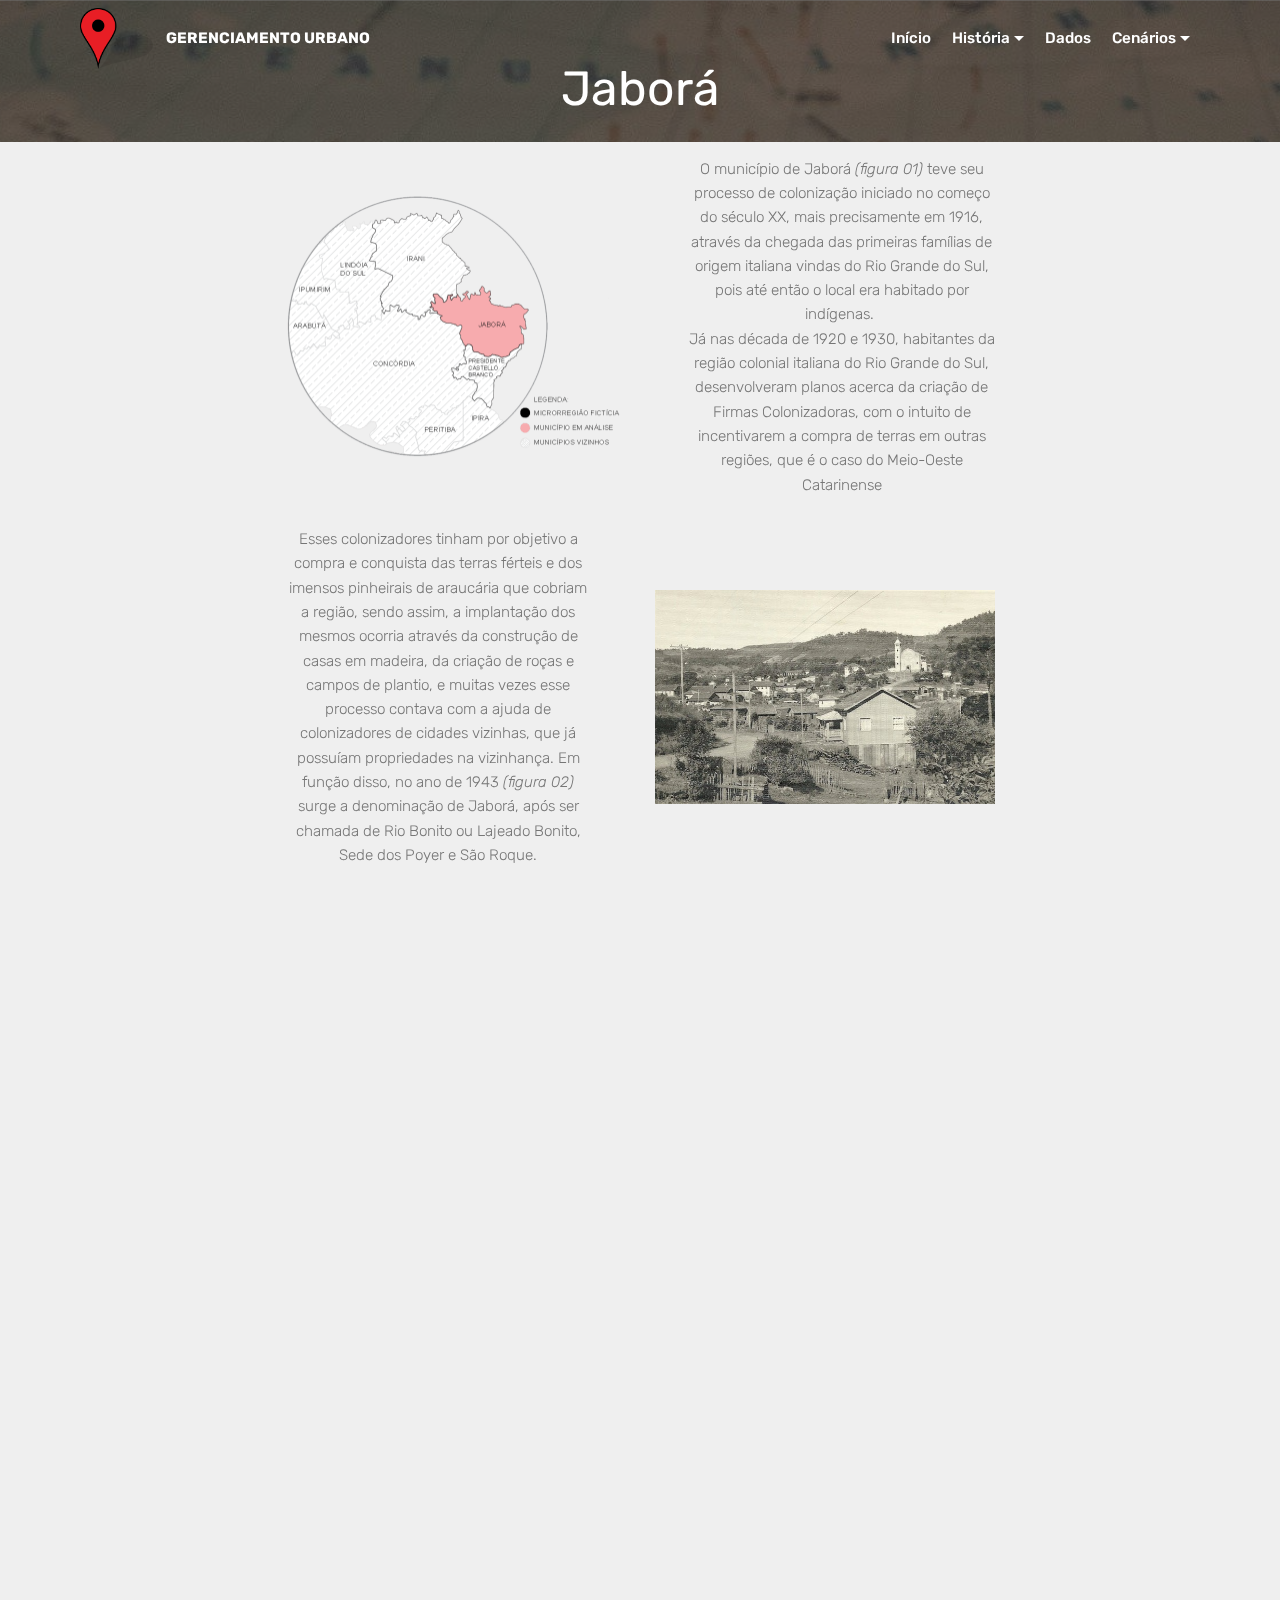
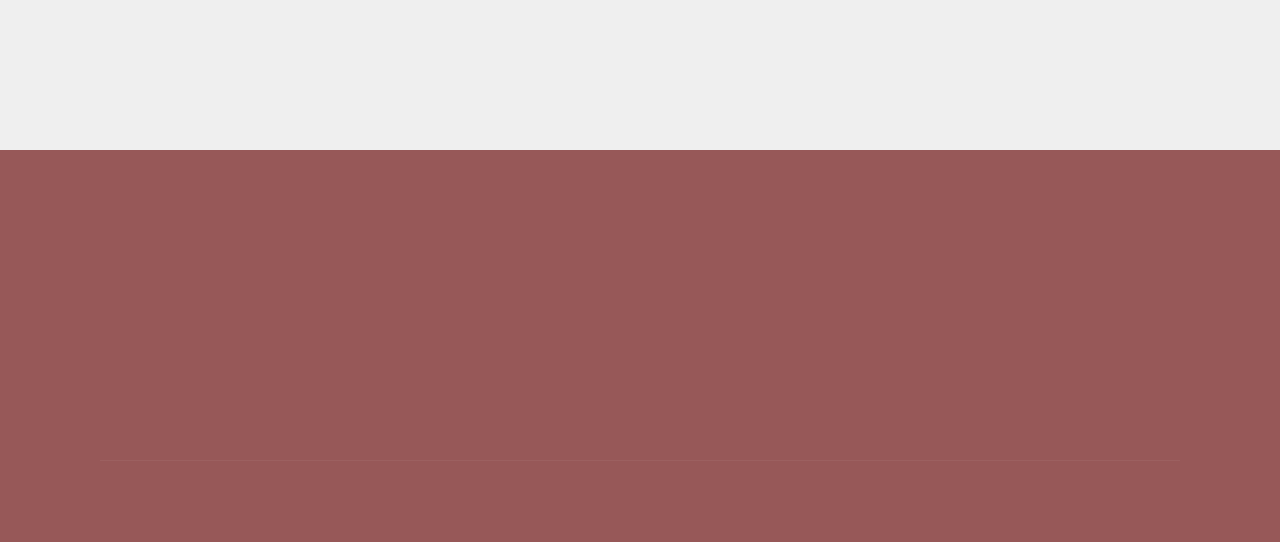
<file: page2.html>
<!DOCTYPE html>
<html  >
<head>
  <!-- Site made with Mobirise Website Builder v4.12.4, https://mobirise.com -->
  <meta charset="UTF-8">
  <meta http-equiv="X-UA-Compatible" content="IE=edge">
  <meta name="generator" content="Mobirise v4.12.4, mobirise.com">
  <meta name="viewport" content="width=device-width, initial-scale=1, minimum-scale=1">
  <link rel="shortcut icon" href="assets/images/mbr-122x101.png" type="image/x-icon">
  <meta name="description" content="Website Generator Description">
  
  
  <title>Jaborá</title>
  <link rel="stylesheet" href="assets/web/assets/mobirise-icons/mobirise-icons.css">
  <link rel="stylesheet" href="assets/bootstrap/css/bootstrap.min.css">
  <link rel="stylesheet" href="assets/bootstrap/css/bootstrap-grid.min.css">
  <link rel="stylesheet" href="assets/bootstrap/css/bootstrap-reboot.min.css">
  <link rel="stylesheet" href="assets/socicon/css/styles.css">
  <link rel="stylesheet" href="assets/tether/tether.min.css">
  <link rel="stylesheet" href="assets/animatecss/animate.min.css">
  <link rel="stylesheet" href="assets/dropdown/css/style.css">
  <link rel="stylesheet" href="assets/theme/css/style.css">
  <link rel="preload" as="style" href="assets/mobirise/css/mbr-additional.css"><link rel="stylesheet" href="assets/mobirise/css/mbr-additional.css" type="text/css">
  
  
  
</head>
<body>
  <section class="menu cid-s0ZydwecNf" once="menu" id="menu2-l">

    

    <nav class="navbar navbar-expand beta-menu navbar-dropdown align-items-center navbar-fixed-top navbar-toggleable-sm bg-color transparent">
        <button class="navbar-toggler navbar-toggler-right" type="button" data-toggle="collapse" data-target="#navbarSupportedContent" aria-controls="navbarSupportedContent" aria-expanded="false" aria-label="Toggle navigation">
            <div class="hamburger">
                <span></span>
                <span></span>
                <span></span>
                <span></span>
            </div>
        </button>
        <div class="menu-logo">
            <div class="navbar-brand">
                <span class="navbar-logo">
                    <a href="index.html">
                        <img src="assets/images/mbr-122x101.png" alt="Mobirise" title="" style="height: 3.8rem;">
                    </a>
                </span>
                <span class="navbar-caption-wrap"><a class="navbar-caption text-white display-4" href="index.html">
                        GERENCIAMENTO URBANO</a></span>
            </div>
        </div>
        <div class="collapse navbar-collapse" id="navbarSupportedContent">
            <ul class="navbar-nav nav-dropdown nav-right" data-app-modern-menu="true"><li class="nav-item"><a class="nav-link link text-white display-4" href="index.html" aria-expanded="false">Início</a></li><li class="nav-item dropdown">
                    <a class="nav-link link dropdown-toggle text-white display-4" href="https://mobirise.co" aria-expanded="true" data-toggle="dropdown-submenu">História</a><div class="dropdown-menu"><a class="dropdown-item text-white display-4" href="page1.html" aria-expanded="false">Irani<br></a><a class="dropdown-item text-white display-4" href="page2.html" aria-expanded="false">Jaborá</a><a class="dropdown-item text-white display-4" href="page3.html" aria-expanded="false">Presidente Castello Branco</a></div>
                </li><li class="nav-item"><a class="nav-link link text-white display-4" href="page4.html#content4-20" aria-expanded="false">Dados</a></li><li class="nav-item dropdown"><a class="nav-link link text-white dropdown-toggle display-4" href="page4.html#content4-20" aria-expanded="false" data-toggle="dropdown-submenu">Cenários</a><div class="dropdown-menu"><a class="text-white dropdown-item display-4" href="page5.html" aria-expanded="false">Referência</a><a class="text-white dropdown-item display-4" href="page6.html" aria-expanded="false">Aspectos físico-naturai</a><a class="text-white dropdown-item display-4" href="page7.html" aria-expanded="false">Infraestrutura</a><a class="text-white dropdown-item display-4" href="page8.html" aria-expanded="false">Economia</a><a class="text-white dropdown-item display-4" href="page9.html" aria-expanded="false">Turismo</a><a class="text-white dropdown-item display-4" href="page10.html" aria-expanded="false">Síntese</a></div></li></ul>
            
        </div>
    </nav>
</section>

<section class="engine"><a href="https://mobirise.info/b">create a website for free</a></section><section class="header1 cid-s2jhBMNUEK mbr-parallax-background" id="header16-p">

    

    <div class="mbr-overlay" style="opacity: 0.6; background-color: rgb(35, 35, 35);">
    </div>

    <div class="container">
        <div class="row justify-content-md-center">
            <div class="col-md-10 align-center">
                <h1 class="mbr-section-title mbr-bold pb-3 mbr-fonts-style display-2"><span style="font-weight: normal;">Jaborá</span></h1>
                
                
                
            </div>
        </div>
    </div>

</section>

<section class="mbr-section content6 cid-s2Ffk409kV" id="content6-1j">
    
     
    
    <div class="container">
        <div class="media-container-row">
            <div class="col-12 col-md-8">
                <div class="media-container-row">
                    <div class="mbr-figure" style="width: 120%;">
                      <img src="assets/images/jabor-01-680x523.png" alt="Figura 01: Município de Jaborái. " title="Figura 01: Município de Jaborá.   Fonte: Acervo do grupo, 2020.">  
                    </div>
                    <div class="media-content">
                        <div class="mbr-section-text">
                            <p class="mbr-text mb-0 mbr-fonts-style display-4">O município de Jaborá <em>(figura 01)</em> teve seu processo de colonização iniciado no começo do século XX, mais precisamente em 1916, através da chegada das primeiras famílias de origem italiana vindas do Rio Grande do Sul, pois até então o local era habitado por indígenas.&nbsp;<br>Já nas década de 1920 e 1930, habitantes da região colonial italiana do Rio Grande do Sul, desenvolveram planos acerca da criação de Firmas Colonizadoras, com o intuito de incentivarem a compra de terras em outras regiões, que é o caso do Meio-Oeste Catarinense</p>
                        </div>
                    </div>
                </div>
            </div>
        </div>
    </div>
</section>

<section class="mbr-section content6 cid-s2FfINXWwZ" id="content6-1t">
    
     
    
    <div class="container">
        <div class="media-container-row">
            <div class="col-12 col-md-8">
                <div class="media-container-row">
                    <div class="mbr-figure" style="width: 120%;">
                      <img src="assets/images/jabor-02-680x436.jpeg" alt="Figura 02: Município de Jaborá. " title="Figura 02: Município de Jaborá na década de 80.   Fonte: Prefeitura de Jaborá, 2013.">  
                    </div>
                    <div class="media-content">
                        <div class="mbr-section-text">
                            <p class="mbr-text mb-0 mbr-fonts-style display-4">Esses colonizadores tinham por objetivo a compra e conquista das terras férteis&nbsp;e dos imensos pinheirais de araucária que cobriam a região, sendo assim, a implantação dos mesmos ocorria através da construção de casas em madeira, da criação de roças e campos de plantio, e muitas vezes esse processo contava com a ajuda de colonizadores de cidades vizinhas, que já possuíam propriedades na vizinhança. Em função disso, no ano de 1943 <em>(figura 02) </em>surge a denominação de Jaborá, após ser chamada de Rio Bonito ou Lajeado Bonito, Sede dos Poyer e São Roque.<br></p>
                        </div>
                    </div>
                </div>
            </div>
        </div>
    </div>
</section>

<section class="mbr-section content6 cid-s2FfIYDMob" id="content6-1u">
    
     
    
    <div class="container">
        <div class="media-container-row">
            <div class="col-12 col-md-8">
                <div class="media-container-row">
                    <div class="mbr-figure" style="width: 120%;">
                      <img src="assets/images/jabor-juno-01-680x590.png" alt="Figura 03: Município de Jaborá. " title="Figura 03: Plantação de erva mate, rodeio e território de Jaborá.   Fonte: Prefeitura de Jaborá, 2013.">  
                    </div>
                    <div class="media-content">
                        <div class="mbr-section-text">
                            <p class="mbr-text mb-0 mbr-fonts-style display-4">A economia do município se baseia em eventos típicos e nas propriedades rurais <em>(figura 03)</em>,&nbsp;que possuem chiqueiros e aviários, que, por sua vez, possuem parcerias com a BR Foods, Pampola, entre outros. O eventos típicos são a Festa do Brodo da APAE (30 de abril), Festa de São Roque (em agosto), Rodeio Crioulo Interestadual (nos meses de fevereiro, setembro e novembro), Agronal (Feira de Agronegócios e Mostra de Gado Leiteiro – no mês de setembro, a cada 02 anos), Aniversário do Município (11 de setembro) e KerbFest de Jaborá (novembro).
&nbsp;Além disso, também há, no município, cabanhas de gado leiteiro e outro ramo forte da economia é a extração da erva-mate: há duas ervateiras sediadas no município que produzem a erva-mate Tertúlia e a erva-mate Jaborá. &nbsp;<br></p>
                        </div>
                    </div>
                </div>
            </div>
        </div>
    </div>
</section>

<section class="mbr-section content6 cid-s2FfJjAFTd" id="content6-1v">
    
     
    
    <div class="container">
        <div class="media-container-row">
            <div class="col-12 col-md-8">
                <div class="media-container-row">
                    <div class="mbr-figure" style="width: 120%;">
                      <img src="assets/images/igrejas-jabor-copy-680x680.png" alt="Figura 04: Município de Jaborá. " title="Figura 04: Igreja de Jaborá e suas fases (início da década de 80, 1987 e atualmente).   Fonte: Prefeitura de Jaborá, 2013.">  
                    </div>
                    <div class="media-content">
                        <div class="mbr-section-text">
                            <p class="mbr-text mb-0 mbr-fonts-style display-4">Jaborá possui várias atividades econômicas diretamente relacionadas com a agricultura, como a produção de lavouras temporárias e permanentes, pecuária, atividades de apoio a agricultura e pecuária, atividades de pós colheita, abate e fabricação de produtos de carne, entre outros. Além desses, também há a confecção de artigos de vestuário e acessórios, fabricação de produtos de madeira, atividade de impressão, fabricação de móveis, comércios e a própria atividade histórico cultural <em>(figura 04)</em>, com edificações preservadas com o passar dos anos.<br></p>
                        </div>
                    </div>
                </div>
            </div>
        </div>
    </div>
</section>

<section class="cid-s2Ffl93Wjb" id="footer1-1n">

    

    

    <div class="container">
        <div class="media-container-row content text-white">
            <div class="col-12 col-md-3">
                <div class="media-wrap">
                    <a href="https://mobirise.co/">
                        <img src="assets/images/mbr-122x101.png" alt="Mobirise" title="">
                    </a>
                </div>
            </div>
            <div class="col-12 col-md-3 mbr-fonts-style display-4">
                <h5 class="pb-3">FACC - Faculdade Concórdia</h5>
                <p class="mbr-text">Curso de Bacharelado em Arquitetura e Urbanismo<br><br>Turma AU 89 - 2020<br><br>Professor: Thiago Lanziotti<br>(thiago.lanziotti@gmail.com)</p>
            </div>
            <div class="col-12 col-md-3 mbr-fonts-style display-4">
                <h5 class="pb-3">
                    Acadêmicos:</h5>
                <p class="mbr-text">Arthur Zandonai Johann<br><br>Caroline Fernanda Magro<br><br>Cauane Costa Lazzarotti<br><br>Milena Colasso<br><br>Tiago da Motta Rodrigues</p>
            </div>
            <div class="col-12 col-md-3 mbr-fonts-style display-4">
                <h5 class="pb-3">Contatos:</h5>
                <p class="mbr-text">arthur.zandonai.johann@gmail.com<br><br>  carolmagro2008@hotmail.com <br></p><p><br>cauaneclaz@hotmail.com&nbsp;<br><br></p><p>milenacolasso@hotmail.com<br>&nbsp;</p><p>tiagoarquiteturaeurb@gmail.com</p>
            </div>
        </div>
        <div class="footer-lower">
            <div class="media-container-row">
                <div class="col-sm-12">
                    <hr>
                </div>
            </div>
            <div class="media-container-row mbr-white">
                <div class="col-sm-6 copyright">
                    <p class="mbr-text mbr-fonts-style display-4">
                        ©Copyright 2020 Johann A., Magro C., Lazzarotti C., Colasso M. e Motta T. - Todos os direitos reservados
                    </p>
                </div>
                <div class="col-md-6">
                    
                </div>
            </div>
        </div>
    </div>
</section>


  <script src="assets/web/assets/jquery/jquery.min.js"></script>
  <script src="assets/popper/popper.min.js"></script>
  <script src="assets/bootstrap/js/bootstrap.min.js"></script>
  <script src="assets/smoothscroll/smooth-scroll.js"></script>
  <script src="assets/tether/tether.min.js"></script>
  <script src="assets/touchswipe/jquery.touch-swipe.min.js"></script>
  <script src="assets/viewportchecker/jquery.viewportchecker.js"></script>
  <script src="assets/parallax/jarallax.min.js"></script>
  <script src="assets/dropdown/js/nav-dropdown.js"></script>
  <script src="assets/dropdown/js/navbar-dropdown.js"></script>
  <script src="assets/theme/js/script.js"></script>
  
  
  <input name="animation" type="hidden">
  </body>
</html>
</file>
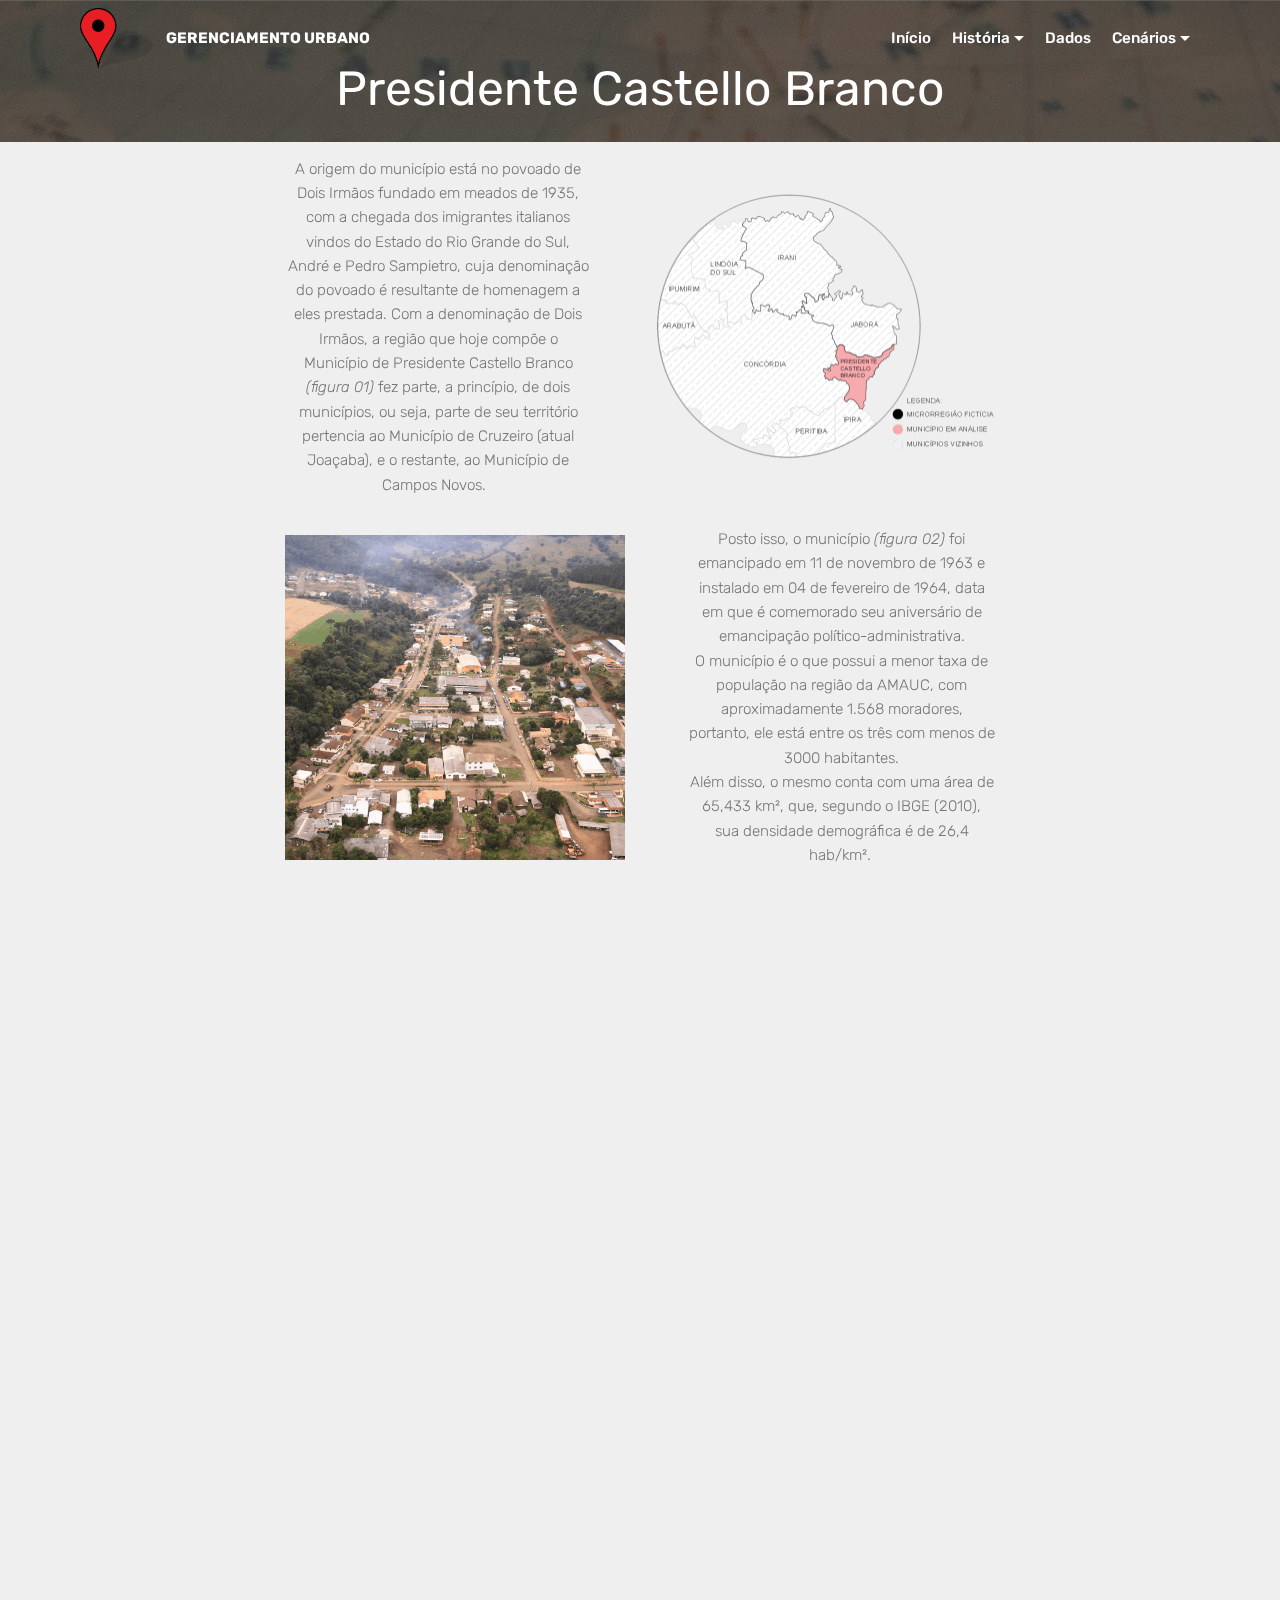
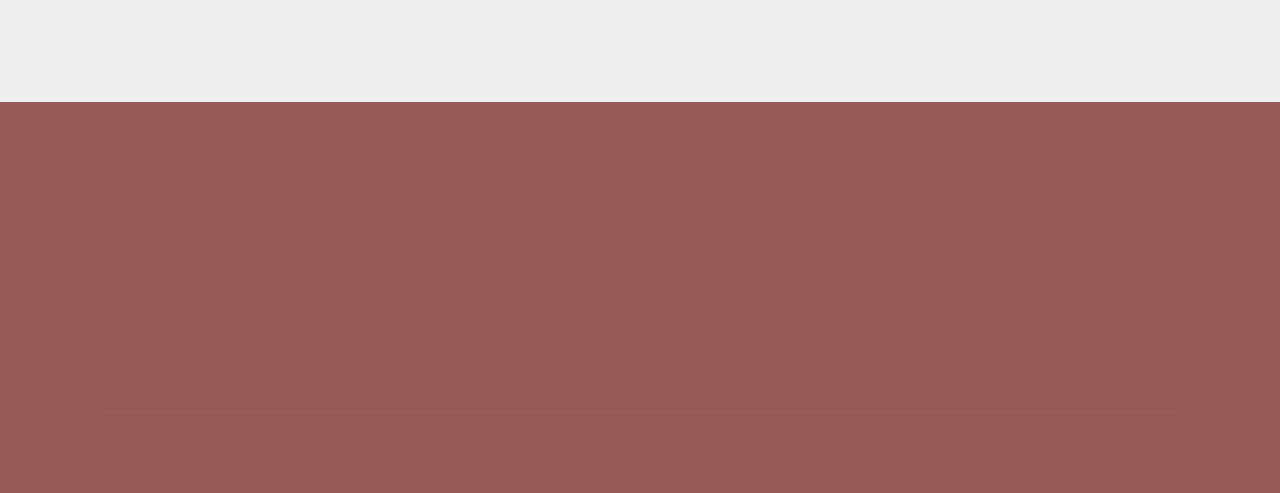
<file: page3.html>
<!DOCTYPE html>
<html  >
<head>
  <!-- Site made with Mobirise Website Builder v4.12.4, https://mobirise.com -->
  <meta charset="UTF-8">
  <meta http-equiv="X-UA-Compatible" content="IE=edge">
  <meta name="generator" content="Mobirise v4.12.4, mobirise.com">
  <meta name="viewport" content="width=device-width, initial-scale=1, minimum-scale=1">
  <link rel="shortcut icon" href="assets/images/mbr-122x101.png" type="image/x-icon">
  <meta name="description" content="Site Builder Description">
  
  
  <title>Presidente Castello Branco</title>
  <link rel="stylesheet" href="assets/web/assets/mobirise-icons/mobirise-icons.css">
  <link rel="stylesheet" href="assets/bootstrap/css/bootstrap.min.css">
  <link rel="stylesheet" href="assets/bootstrap/css/bootstrap-grid.min.css">
  <link rel="stylesheet" href="assets/bootstrap/css/bootstrap-reboot.min.css">
  <link rel="stylesheet" href="assets/socicon/css/styles.css">
  <link rel="stylesheet" href="assets/tether/tether.min.css">
  <link rel="stylesheet" href="assets/animatecss/animate.min.css">
  <link rel="stylesheet" href="assets/dropdown/css/style.css">
  <link rel="stylesheet" href="assets/theme/css/style.css">
  <link rel="preload" as="style" href="assets/mobirise/css/mbr-additional.css"><link rel="stylesheet" href="assets/mobirise/css/mbr-additional.css" type="text/css">
  
  
  
</head>
<body>
  <section class="menu cid-s0ZydwecNf" once="menu" id="menu2-m">

    

    <nav class="navbar navbar-expand beta-menu navbar-dropdown align-items-center navbar-fixed-top navbar-toggleable-sm bg-color transparent">
        <button class="navbar-toggler navbar-toggler-right" type="button" data-toggle="collapse" data-target="#navbarSupportedContent" aria-controls="navbarSupportedContent" aria-expanded="false" aria-label="Toggle navigation">
            <div class="hamburger">
                <span></span>
                <span></span>
                <span></span>
                <span></span>
            </div>
        </button>
        <div class="menu-logo">
            <div class="navbar-brand">
                <span class="navbar-logo">
                    <a href="index.html">
                        <img src="assets/images/mbr-122x101.png" alt="Mobirise" title="" style="height: 3.8rem;">
                    </a>
                </span>
                <span class="navbar-caption-wrap"><a class="navbar-caption text-white display-4" href="index.html">
                        GERENCIAMENTO URBANO</a></span>
            </div>
        </div>
        <div class="collapse navbar-collapse" id="navbarSupportedContent">
            <ul class="navbar-nav nav-dropdown nav-right" data-app-modern-menu="true"><li class="nav-item"><a class="nav-link link text-white display-4" href="index.html" aria-expanded="false">Início</a></li><li class="nav-item dropdown">
                    <a class="nav-link link dropdown-toggle text-white display-4" href="https://mobirise.co" aria-expanded="true" data-toggle="dropdown-submenu">História</a><div class="dropdown-menu"><a class="dropdown-item text-white display-4" href="page1.html" aria-expanded="false">Irani<br></a><a class="dropdown-item text-white display-4" href="page2.html" aria-expanded="false">Jaborá</a><a class="dropdown-item text-white display-4" href="page3.html" aria-expanded="false">Presidente Castello Branco</a></div>
                </li><li class="nav-item"><a class="nav-link link text-white display-4" href="page4.html#content4-20" aria-expanded="false">Dados</a></li><li class="nav-item dropdown"><a class="nav-link link text-white dropdown-toggle display-4" href="page4.html#content4-20" aria-expanded="false" data-toggle="dropdown-submenu">Cenários</a><div class="dropdown-menu"><a class="text-white dropdown-item display-4" href="page5.html" aria-expanded="false">Referência</a><a class="text-white dropdown-item display-4" href="page6.html" aria-expanded="false">Aspectos físico-naturai</a><a class="text-white dropdown-item display-4" href="page7.html" aria-expanded="false">Infraestrutura</a><a class="text-white dropdown-item display-4" href="page8.html" aria-expanded="false">Economia</a><a class="text-white dropdown-item display-4" href="page9.html" aria-expanded="false">Turismo</a><a class="text-white dropdown-item display-4" href="page10.html" aria-expanded="false">Síntese</a></div></li></ul>
            
        </div>
    </nav>
</section>

<section class="engine"><a href="https://mobirise.info/y">free html website templates</a></section><section class="header1 cid-s2jhDDY0LZ mbr-parallax-background" id="header16-q">

    

    <div class="mbr-overlay" style="opacity: 0.6; background-color: rgb(35, 35, 35);">
    </div>

    <div class="container">
        <div class="row justify-content-md-center">
            <div class="col-md-10 align-center">
                <h1 class="mbr-section-title mbr-bold pb-3 mbr-fonts-style display-2"><span style="font-weight: normal;">Presidente Castello Branco</span></h1>
                
                
                
            </div>
        </div>
    </div>

</section>

<section class="mbr-section content6 cid-s2FfRW8iUG" id="content6-1w">
    
     
    
    <div class="container">
        <div class="media-container-row">
            <div class="col-12 col-md-8">
                <div class="media-container-row">
                    <div class="mbr-figure" style="width: 120%;">
                      <img src="assets/images/presidente-castello-branco-01-680x531.png" alt="Figura 01: Município de Presidente Castello Branco. " title="Figura 01: Município de Presidente Castello Branco.   Fonte: Acervo do grupo, 2020.">  
                    </div>
                    <div class="media-content">
                        <div class="mbr-section-text">
                            <p class="mbr-text mb-0 mbr-fonts-style display-4">A origem do município está no povoado de Dois Irmãos fundado em meados de 1935, com a chegada dos imigrantes italianos vindos do Estado do Rio Grande do Sul, André e Pedro Sampietro, cuja denominação do povoado é resultante de homenagem a eles prestada. Com a denominação de Dois Irmãos, a região que hoje compõe o Município de Presidente Castello Branco <em>(figura 01)</em> fez parte, a princípio, de dois municípios, ou seja, parte de seu território pertencia ao Município de Cruzeiro (atual Joaçaba), e o restante, ao Município de Campos Novos. &nbsp;<br></p>
                        </div>
                    </div>
                </div>
            </div>
        </div>
    </div>
</section>

<section class="mbr-section content6 cid-s2FfS6ZlCy" id="content6-1x">
    
     
    
    <div class="container">
        <div class="media-container-row">
            <div class="col-12 col-md-8">
                <div class="media-container-row">
                    <div class="mbr-figure" style="width: 120%;">
                      <img src="assets/images/presidente-castello-branco-600x600.png" alt="Figura 02: Município de Presidente Castello Branco. " title="Figura 02: Município de Presidente Castello Branco.   Fonte: Prefeitura de Presidente Castello Branco, 2014.">  
                    </div>
                    <div class="media-content">
                        <div class="mbr-section-text">
                            <p class="mbr-text mb-0 mbr-fonts-style display-4">Posto isso, o município <em>(figura 02)</em> foi emancipado em 11 de novembro de 1963 e instalado em 04 de fevereiro de 1964, data em que é comemorado seu aniversário de emancipação político-administrativa. 
<br>O município é o que possui a menor taxa de população na região da AMAUC, com aproximadamente 1.568 moradores, portanto, ele está entre os três com menos de 3000 habitantes.<br>Além disso, o mesmo conta com uma área de 65,433 km², que, segundo o IBGE (2010), sua densidade demográfica é de 26,4 hab/km².&nbsp;<br></p>
                        </div>
                    </div>
                </div>
            </div>
        </div>
    </div>
</section>

<section class="mbr-section content6 cid-s2FfSevCrm" id="content6-1y">
    
     
    
    <div class="container">
        <div class="media-container-row">
            <div class="col-12 col-md-8">
                <div class="media-container-row">
                    <div class="mbr-figure" style="width: 120%;">
                      <img src="assets/images/juno-presidente-01-680x680.png" alt="Figura 03: Município de Presidente Castello Branco. " title="Figura 03: Economia de Presidente Castello Branco.   Fonte: Acapi Pesque Prove, 2019.">  
                    </div>
                    <div class="media-content">
                        <div class="mbr-section-text">
                            <p class="mbr-text mb-0 mbr-fonts-style display-4">O município de Presidente Castello Branco apresenta 83 microempresas com trabalhos significativos para a cidade, estado e região da AMAUC, e as mesmas se baseiam em atividades esportivas <em>(figura 03)</em>, restaurantes e outros serviços voltados para alimentação e bebidas, transporte rodoviário de carga, fabricação de outros produto alimentícios, entre outros. 
<br>Posto isso, há também a relação entre os empregos ofertados no município, ligados a fabricação de brinquedos e jogos recreativos, comércio de peças automotivas, comércio varejista não especializado, evidenciando a presença das pequenas empresas, além de hotéis e similares, totalizando 26 para grande empresas e 11 para pequenas.&nbsp;<br></p>
                        </div>
                    </div>
                </div>
            </div>
        </div>
    </div>
</section>

<section class="mbr-section content6 cid-s2FfSkJyWT" id="content6-1z">
    
     
    
    <div class="container">
        <div class="media-container-row">
            <div class="col-12 col-md-8">
                <div class="media-container-row">
                    <div class="mbr-figure" style="width: 120%;">
                      <img src="assets/images/juno-presidente-02-680x680.png" alt="Figura 04: Município de Presidente Castello Branco. " title="Figura 04: Recursos naturais de Presidente Castello Branco.   Fonte: Acapi Pesque Prove, 2019.">  
                    </div>
                    <div class="media-content">
                        <div class="mbr-section-text">
                            <p class="mbr-text mb-0 mbr-fonts-style display-4">Para complementar a economia local, o município oferece diversas atividades ao ar livre <em>(figura 04)</em> e que utilizam espaços naturais, ou seja, há abundância de lagos, rios, açúdes, áreas verdes, locais baseados no ecoturismo, ponto extremamente abordado para a criação dos cenários fictícios, e que está ligeiramente ligado aos demais tipos de turismo, bem como histórico-cultural, que aborda as edificações antigas presentes no município, bem como igrejas, propriedades rurais, entre outros, presentes no turismo rural.</p>
                        </div>
                    </div>
                </div>
            </div>
        </div>
    </div>
</section>

<section class="cid-s2FfnLosza" id="footer1-1s">

    

    

    <div class="container">
        <div class="media-container-row content text-white">
            <div class="col-12 col-md-3">
                <div class="media-wrap">
                    <a href="https://mobirise.co/">
                        <img src="assets/images/mbr-122x101.png" alt="Mobirise" title="">
                    </a>
                </div>
            </div>
            <div class="col-12 col-md-3 mbr-fonts-style display-4">
                <h5 class="pb-3">FACC - Faculdade Concórdia</h5>
                <p class="mbr-text">Curso de Bacharelado em Arquitetura e Urbanismo<br><br>Turma AU 89 - 2020<br><br>Professor: Thiago Lanziotti<br>(thiago.lanziotti@gmail.com)</p>
            </div>
            <div class="col-12 col-md-3 mbr-fonts-style display-4">
                <h5 class="pb-3">
                    Acadêmicos:</h5>
                <p class="mbr-text">Arthur Zandonai Johann<br><br>Caroline Fernanda Magro<br><br>Cauane Costa Lazzarotti<br><br>Milena Colasso<br><br>Tiago da Motta Rodrigues</p>
            </div>
            <div class="col-12 col-md-3 mbr-fonts-style display-4">
                <h5 class="pb-3">Contatos:</h5>
                <p class="mbr-text">arthur.zandonai.johann@gmail.com<br><br>  carolmagro2008@hotmail.com <br></p><p><br>cauaneclaz@hotmail.com&nbsp;<br><br></p><p>milenacolasso@hotmail.com<br>&nbsp;</p><p>tiagoarquiteturaeurb@gmail.com</p>
            </div>
        </div>
        <div class="footer-lower">
            <div class="media-container-row">
                <div class="col-sm-12">
                    <hr>
                </div>
            </div>
            <div class="media-container-row mbr-white">
                <div class="col-sm-6 copyright">
                    <p class="mbr-text mbr-fonts-style display-4">
                        ©Copyright 2020 Johann A., Magro C., Lazzarotti C., Colasso M. e Motta T. - Todos os direitos reservados
                    </p>
                </div>
                <div class="col-md-6">
                    
                </div>
            </div>
        </div>
    </div>
</section>


  <script src="assets/web/assets/jquery/jquery.min.js"></script>
  <script src="assets/popper/popper.min.js"></script>
  <script src="assets/bootstrap/js/bootstrap.min.js"></script>
  <script src="assets/smoothscroll/smooth-scroll.js"></script>
  <script src="assets/tether/tether.min.js"></script>
  <script src="assets/touchswipe/jquery.touch-swipe.min.js"></script>
  <script src="assets/viewportchecker/jquery.viewportchecker.js"></script>
  <script src="assets/parallax/jarallax.min.js"></script>
  <script src="assets/dropdown/js/nav-dropdown.js"></script>
  <script src="assets/dropdown/js/navbar-dropdown.js"></script>
  <script src="assets/theme/js/script.js"></script>
  
  
  <input name="animation" type="hidden">
  </body>
</html>
</file>
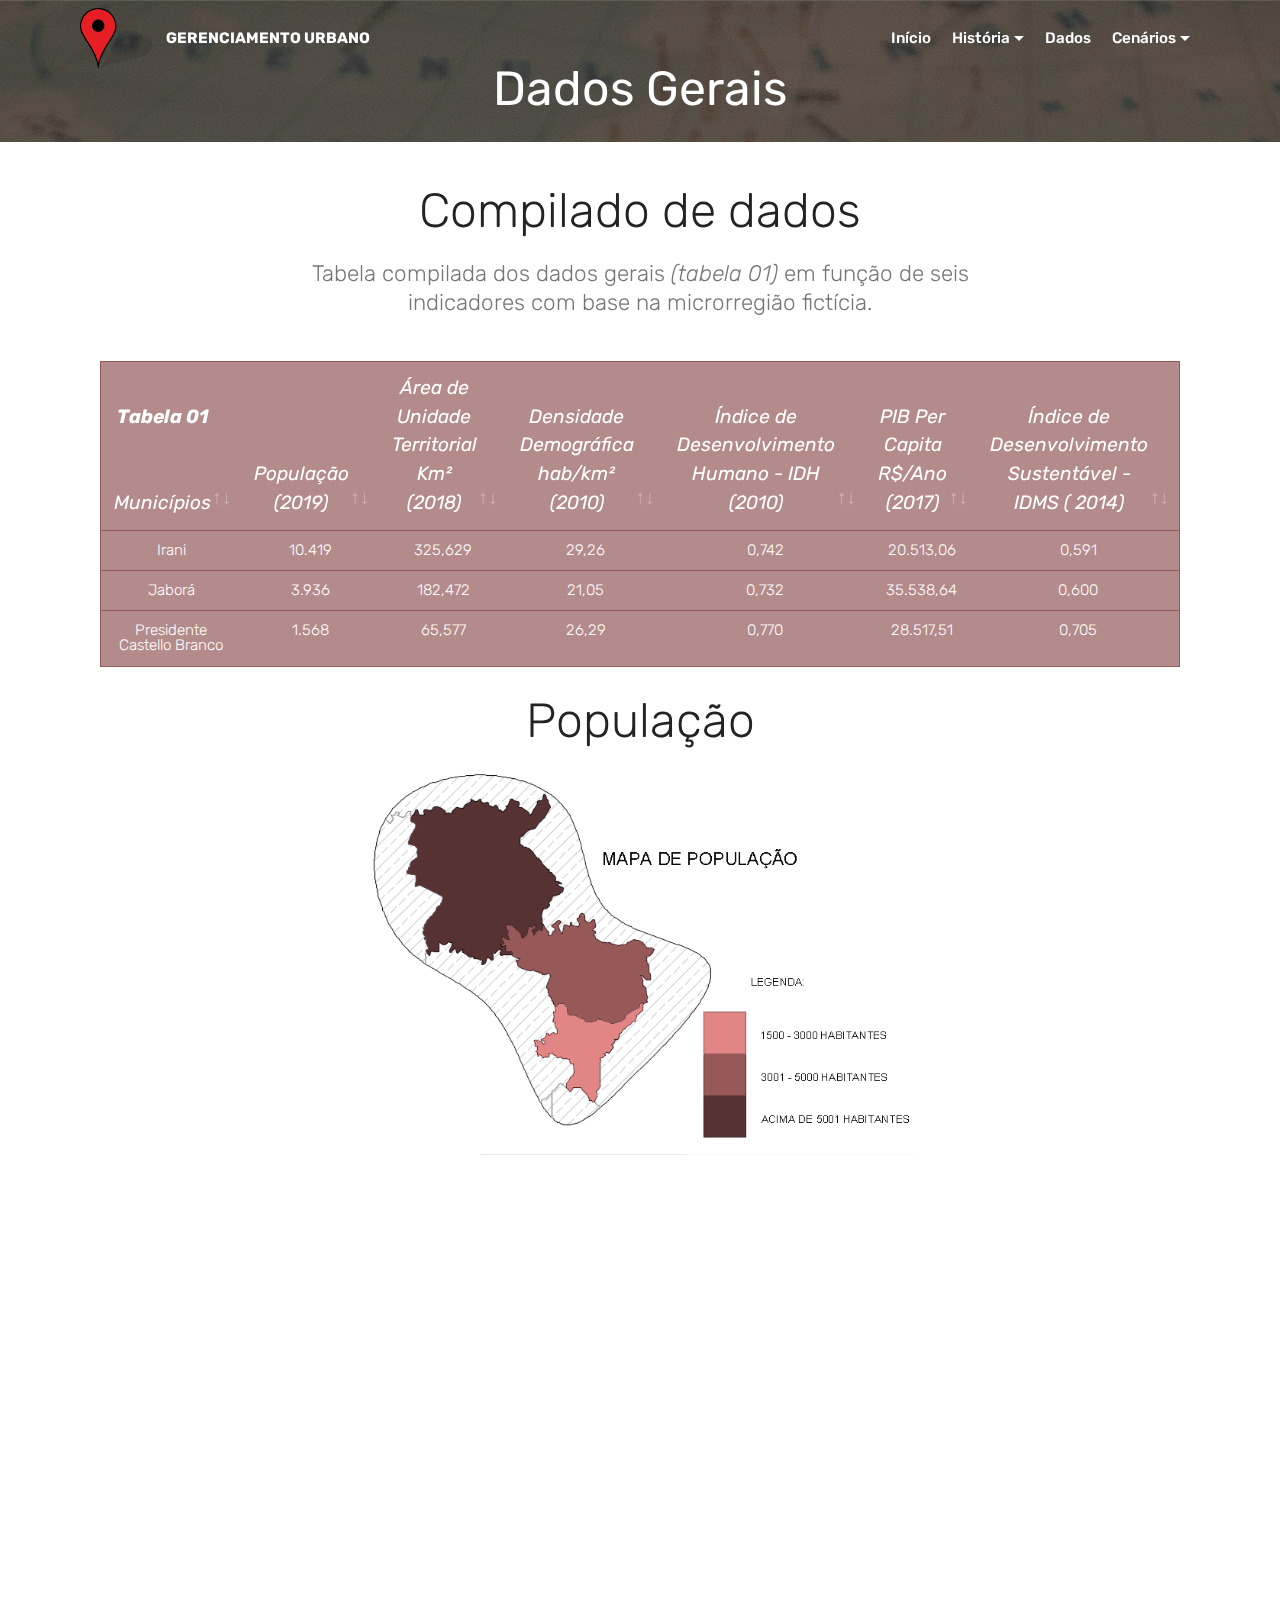
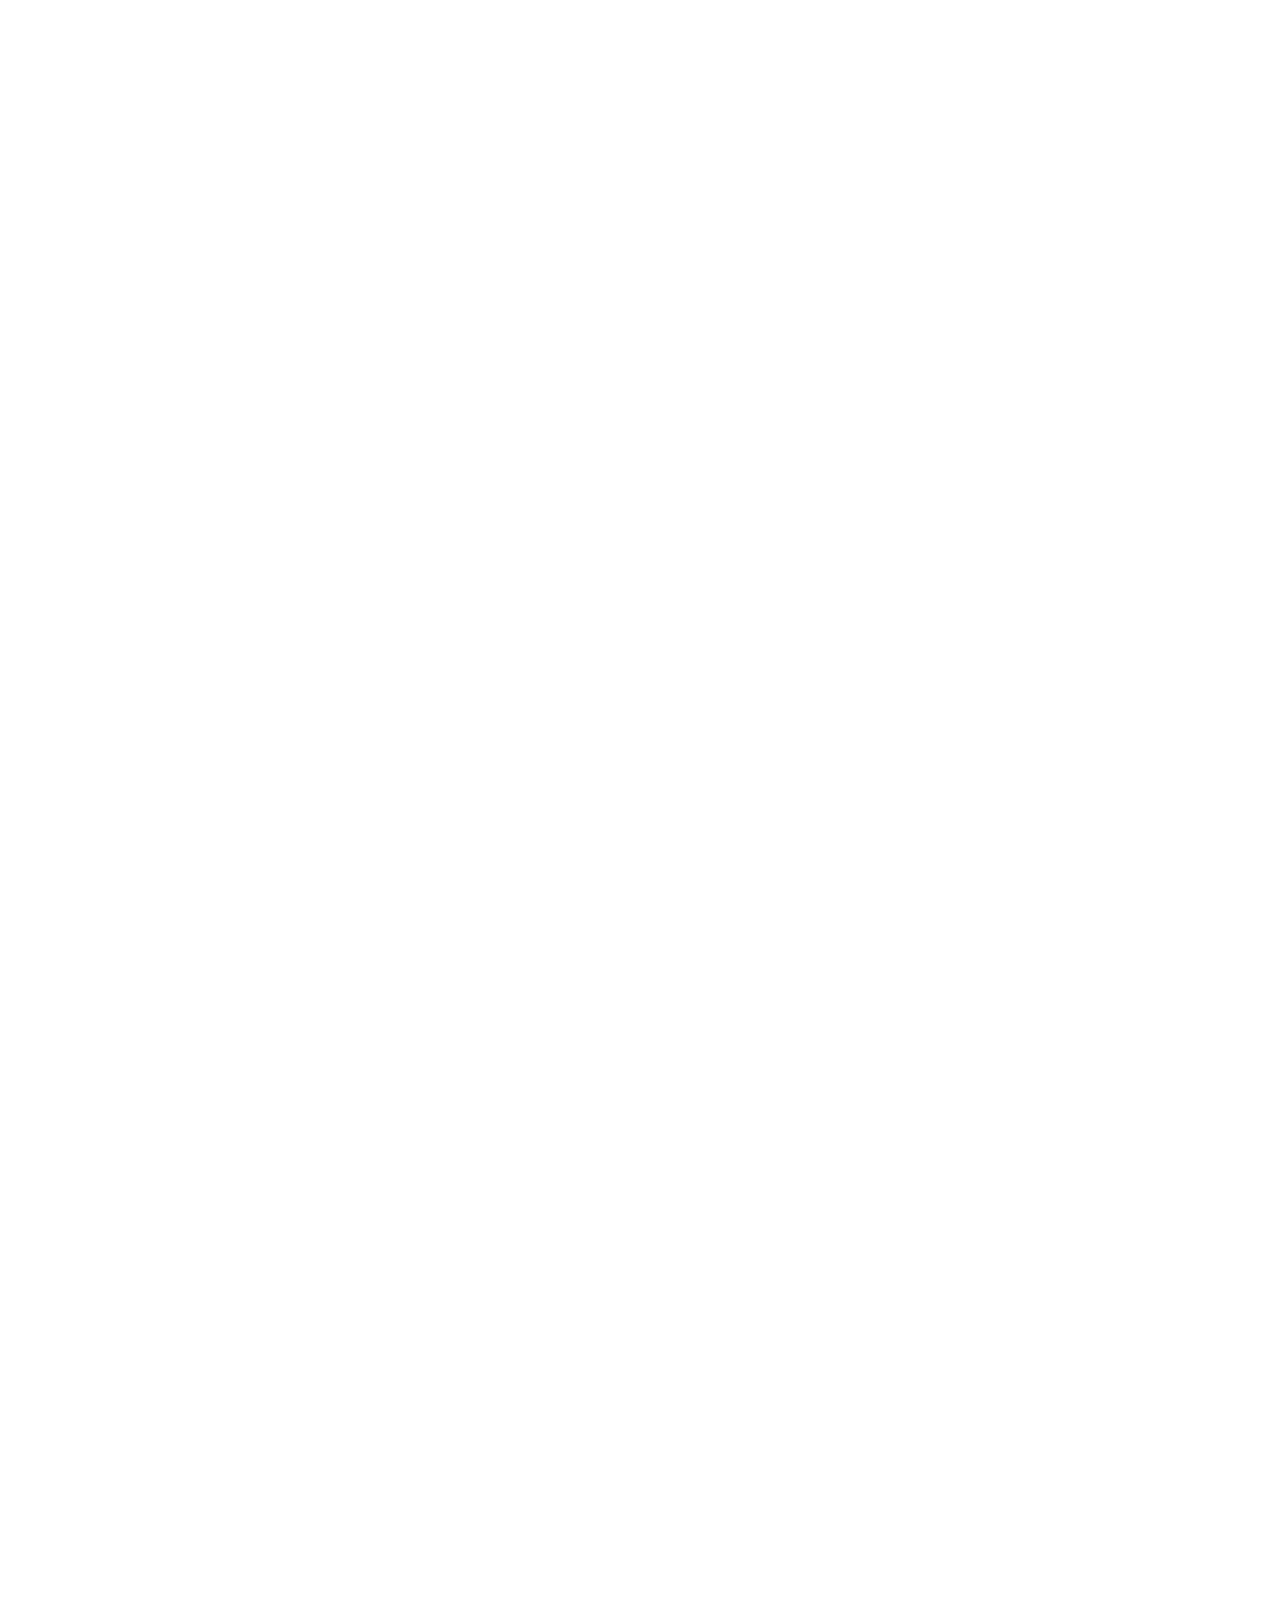
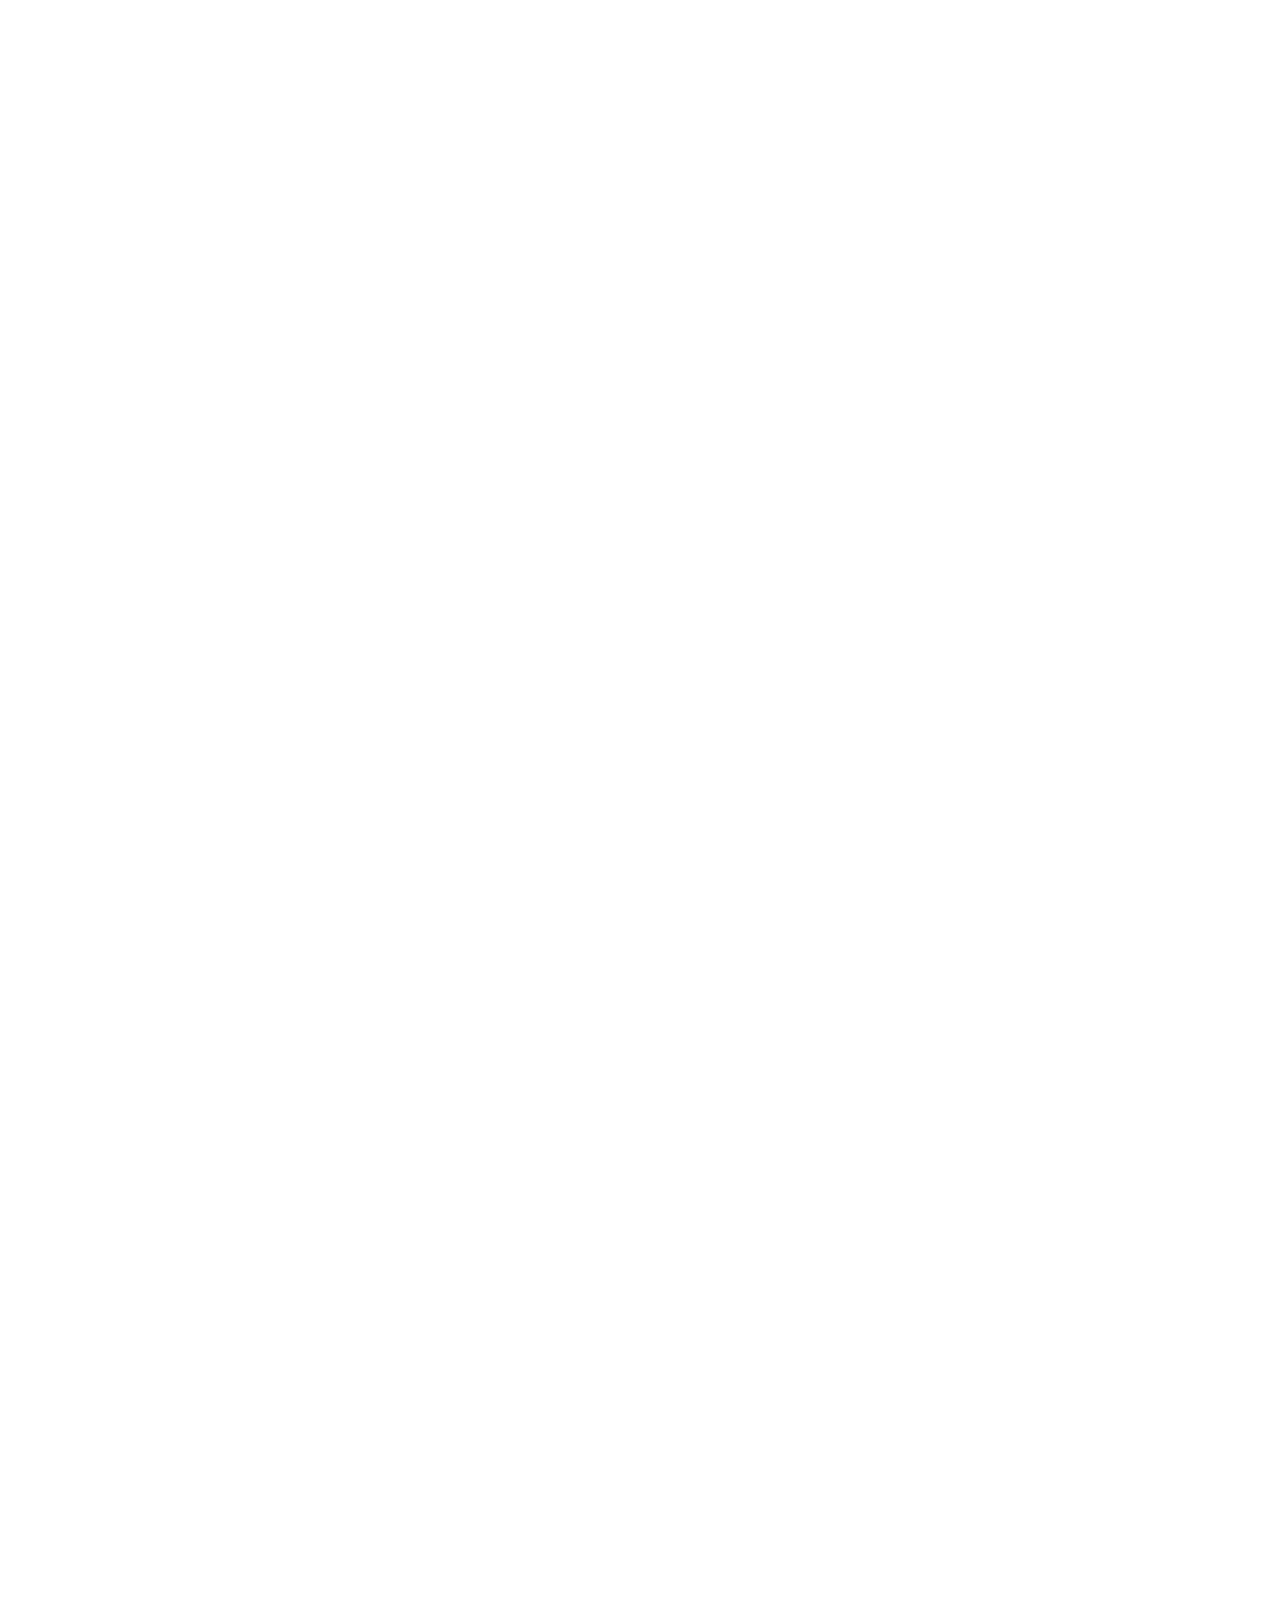
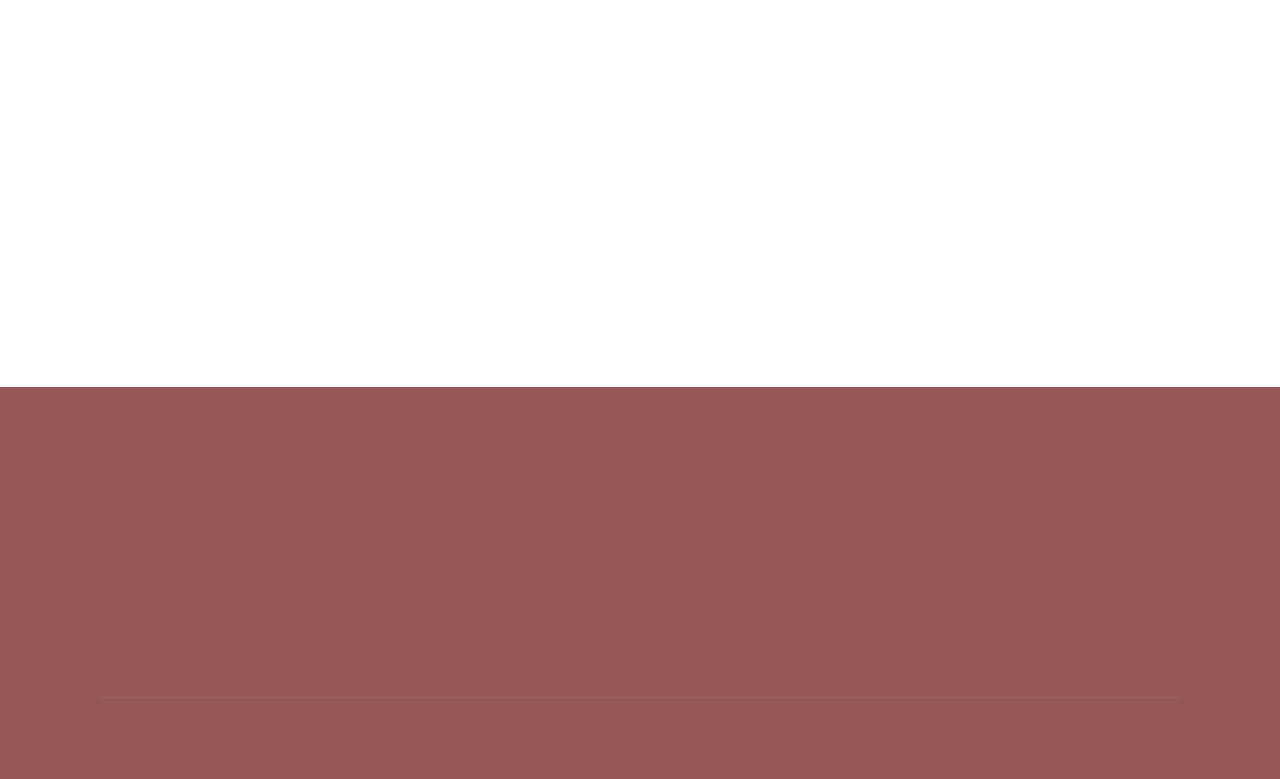
<file: page4.html>
<!DOCTYPE html>
<html  >
<head>
  <!-- Site made with Mobirise Website Builder v4.12.4, https://mobirise.com -->
  <meta charset="UTF-8">
  <meta http-equiv="X-UA-Compatible" content="IE=edge">
  <meta name="generator" content="Mobirise v4.12.4, mobirise.com">
  <meta name="viewport" content="width=device-width, initial-scale=1, minimum-scale=1">
  <link rel="shortcut icon" href="assets/images/mbr-122x101.png" type="image/x-icon">
  <meta name="description" content="Web Page Maker Description">
  
  
  <title>Dados Gerais</title>
  <link rel="stylesheet" href="assets/web/assets/mobirise-icons/mobirise-icons.css">
  <link rel="stylesheet" href="assets/bootstrap/css/bootstrap.min.css">
  <link rel="stylesheet" href="assets/bootstrap/css/bootstrap-grid.min.css">
  <link rel="stylesheet" href="assets/bootstrap/css/bootstrap-reboot.min.css">
  <link rel="stylesheet" href="assets/socicon/css/styles.css">
  <link rel="stylesheet" href="assets/dropdown/css/style.css">
  <link rel="stylesheet" href="assets/tether/tether.min.css">
  <link rel="stylesheet" href="assets/animatecss/animate.min.css">
  <link rel="stylesheet" href="assets/datatables/data-tables.bootstrap4.min.css">
  <link rel="stylesheet" href="assets/theme/css/style.css">
  <link rel="preload" as="style" href="assets/mobirise/css/mbr-additional.css"><link rel="stylesheet" href="assets/mobirise/css/mbr-additional.css" type="text/css">
  
  
  
</head>
<body>
  <section class="menu cid-s0ZydwecNf" once="menu" id="menu2-w">

    

    <nav class="navbar navbar-expand beta-menu navbar-dropdown align-items-center navbar-fixed-top navbar-toggleable-sm bg-color transparent">
        <button class="navbar-toggler navbar-toggler-right" type="button" data-toggle="collapse" data-target="#navbarSupportedContent" aria-controls="navbarSupportedContent" aria-expanded="false" aria-label="Toggle navigation">
            <div class="hamburger">
                <span></span>
                <span></span>
                <span></span>
                <span></span>
            </div>
        </button>
        <div class="menu-logo">
            <div class="navbar-brand">
                <span class="navbar-logo">
                    <a href="index.html">
                        <img src="assets/images/mbr-122x101.png" alt="Mobirise" title="" style="height: 3.8rem;">
                    </a>
                </span>
                <span class="navbar-caption-wrap"><a class="navbar-caption text-white display-4" href="index.html">
                        GERENCIAMENTO URBANO</a></span>
            </div>
        </div>
        <div class="collapse navbar-collapse" id="navbarSupportedContent">
            <ul class="navbar-nav nav-dropdown nav-right" data-app-modern-menu="true"><li class="nav-item"><a class="nav-link link text-white display-4" href="index.html" aria-expanded="false">Início</a></li><li class="nav-item dropdown">
                    <a class="nav-link link dropdown-toggle text-white display-4" href="https://mobirise.co" aria-expanded="true" data-toggle="dropdown-submenu">História</a><div class="dropdown-menu"><a class="dropdown-item text-white display-4" href="page1.html" aria-expanded="false">Irani<br></a><a class="dropdown-item text-white display-4" href="page2.html" aria-expanded="false">Jaborá</a><a class="dropdown-item text-white display-4" href="page3.html" aria-expanded="false">Presidente Castello Branco</a></div>
                </li><li class="nav-item"><a class="nav-link link text-white display-4" href="page4.html#content4-20" aria-expanded="false">Dados</a></li><li class="nav-item dropdown"><a class="nav-link link text-white dropdown-toggle display-4" href="page4.html#content4-20" aria-expanded="false" data-toggle="dropdown-submenu">Cenários</a><div class="dropdown-menu"><a class="text-white dropdown-item display-4" href="page5.html" aria-expanded="false">Referência</a><a class="text-white dropdown-item display-4" href="page6.html" aria-expanded="false">Aspectos físico-naturai</a><a class="text-white dropdown-item display-4" href="page7.html" aria-expanded="false">Infraestrutura</a><a class="text-white dropdown-item display-4" href="page8.html" aria-expanded="false">Economia</a><a class="text-white dropdown-item display-4" href="page9.html" aria-expanded="false">Turismo</a><a class="text-white dropdown-item display-4" href="page10.html" aria-expanded="false">Síntese</a></div></li></ul>
            
        </div>
    </nav>
</section>

<section class="engine"><a href="https://mobirise.info/o">free portfolio website templates</a></section><section class="header1 cid-s2ju5LryvN mbr-parallax-background" id="header16-y">

    

    <div class="mbr-overlay" style="opacity: 0.6; background-color: rgb(35, 35, 35);">
    </div>

    <div class="container">
        <div class="row justify-content-md-center">
            <div class="col-md-10 align-center">
                <h1 class="mbr-section-title mbr-bold pb-3 mbr-fonts-style display-2"><span style="font-weight: normal;">Dados Gerais</span></h1>
                
                
                
            </div>
        </div>
    </div>

</section>

<section class="mbr-section content4 cid-s2Li9lCMhM" id="content4-20">

    

    <div class="container">
        <div class="media-container-row">
            <div class="title col-12 col-md-8">
                <h2 class="align-center pb-3 mbr-fonts-style display-2">Compilado de dados</h2>
                <h3 class="mbr-section-subtitle align-center mbr-light mbr-fonts-style display-5">
                    Tabela compilada dos dados gerais <em>(tabela 01)</em> em função de seis indicadores com base na microrregião fictícia.</h3>
                
            </div>
        </div>
    </div>
</section>

<section class="section-table cid-s2LqIBLd26" id="table1-21">

  
  
  <div class="container container-table">
      
      
      <div class="table-wrapper">
        <div class="container">
          
        </div>

        <div class="container scroll">
          <table class="table" cellspacing="0">
            <thead>
              <tr class="table-heads ">
                  
                  
                  
                  
              <th class="head-item mbr-fonts-style display-7"><em>Tabela 01</em><br><br><br><span style="font-weight: normal;"><em>Municípios</em></span></th><th class="head-item mbr-fonts-style display-7"><span style="font-weight: normal;"><em>População (2019)</em></span><br></th><th class="head-item mbr-fonts-style display-7"><span style="font-weight: normal;"><em>
                      Área de Unidade Territorial</em></span><br><span style="font-weight: normal;"><em>Km² (2018)</em></span></th><th class="head-item mbr-fonts-style display-7"><span style="font-weight: normal;"><em>
                      Densidade Demográfica hab/km² (2010)</em></span></th><th class="head-item mbr-fonts-style display-7"><span style="font-weight: normal;"><em>
                      Índice de Desenvolvimento Humano - IDH (2010)</em></span></th><th class="head-item mbr-fonts-style display-7"><span style="font-weight: normal;"><em>
                      PIB Per Capita R$/Ano (2017)</em></span></th><th class="head-item mbr-fonts-style display-7"><span style="font-weight: normal;"><em>
                      Índice de Desenvolvimento Sustentável - <br>IDMS ( 2014)</em></span></th></tr>
            </thead>

            <tbody>
              
              
              
              
            <tr> 
                
                
                
                
              <td class="body-item mbr-fonts-style display-4">Irani</td><td class="body-item mbr-fonts-style display-4">10.419</td><td class="body-item mbr-fonts-style display-4">325,629</td><td class="body-item mbr-fonts-style display-4">29,26</td><td class="body-item mbr-fonts-style display-4">0,742</td><td class="body-item mbr-fonts-style display-4">20.513,06</td><td class="body-item mbr-fonts-style display-4">0,591</td></tr><tr> 
                
                
                
                
              <td class="body-item mbr-fonts-style display-4">Jaborá</td><td class="body-item mbr-fonts-style display-4">3.936</td><td class="body-item mbr-fonts-style display-4">182,472</td><td class="body-item mbr-fonts-style display-4">21,05</td><td class="body-item mbr-fonts-style display-4">0,732</td><td class="body-item mbr-fonts-style display-4">35.538,64</td><td class="body-item mbr-fonts-style display-4">0,600</td></tr><tr> 
                
                
                
                
              <td class="body-item mbr-fonts-style display-4">Presidente Castello Branco</td><td class="body-item mbr-fonts-style display-4">1.568</td><td class="body-item mbr-fonts-style display-4">65,577</td><td class="body-item mbr-fonts-style display-4">26,29</td><td class="body-item mbr-fonts-style display-4">0,770</td><td class="body-item mbr-fonts-style display-4">28.517,51</td><td class="body-item mbr-fonts-style display-4">0,705</td></tr></tbody>
          </table>
        </div>
        <div class="container table-info-container">
          
        </div>
      </div>
    </div>
</section>

<section class="mbr-section content4 cid-s2jvcsc7ga" id="content4-11">

    

    <div class="container">
        <div class="media-container-row">
            <div class="title col-12 col-md-8">
                <h2 class="align-center pb-3 mbr-fonts-style display-2">
                    População</h2>
                
                
            </div>
        </div>
    </div>
</section>

<section class="cid-s2LxtyFhKH" id="image1-2d">

    

    <figure class="mbr-figure container">
        <div class="image-block" style="width: 50%;">
            <img src="assets/images/mapa-populao-727x506.png" width="1400" alt="Figura 01: Mapa populacional." title="Figura 01: Mapa de população (2019).   Fonte: Acervo Pessoal, 2020.">
            
        </div>
    </figure>
</section>

<section class="mbr-section content4 cid-s2LzuHRt4F" id="content4-2h">

    

    <div class="container">
        <div class="media-container-row">
            <div class="title col-12 col-md-8">
                
                <h3 class="mbr-section-subtitle align-center mbr-light mbr-fonts-style display-4"><strong><em>Análise:</em></strong> O município de Presidente Castello Branco apresenta a menor taxa de população <em>(figura 01)</em>, sendo o município com menor área territorial o mesmo apresenta considerável declínio no número de munícipes, fato decorrente da baixa taxa de desenvolvimento e de novas oportunidades de trabalho, sendo assim o mesmo não apresenta atrativos e nem campos de atuação para novos investimentos o que leva a continuação desse declínio. A população em busca de novas ofertas de trabalho e crescimento opta por mudar-se para as cidades próximas mais desenvolvidas e que oferecem novas oportunidades. Os moradores do município que optam por ficar na cidade são geralmente a maior parte da população acima de 40 anos, baseadas na economia da área rural.
<div>Com uma taxa acima de 3000 habitantes, Jaborá apresenta pouca expectativa de crescimento, baseada também na econômica rural e de suporte às agroindústrias, a mesma não apresenta campo aberto para investimentos, fazendo-se necessário o incentivo nas culturas locais para aumentar a taxa de população, que bem como Presidente Castello Branco, optam por buscar novas oportunidades nos municípios vizinhos e apoio de infraestrutura nos mesmos.
</div><div>Apresentando a maior taxa de população, Irani conta com 10.419 habitantes e o município da microrregião com maior expectativa de crescimento da população, com a maior área de unidade territorial o mesmo tem capacidade de desenvolver novas oportunidades decorrentes do suporte as agroindústrias bem como da cultura local. Apresenta pouca taxa de crescimento nos últimos anos, porém com decorrentes investimentos e valorização tende a oferecer um crescimento acelerado. O mesmo ainda possui a maior taxa de permanência dos nascidos na cidade que mesmo deslocando-se para as cidades vizinhas para trabalho, mantém moradia na cidade. 
</div></h3>
                
            </div>
        </div>
    </div>
</section>

<section class="mbr-section content4 cid-s2jD9lCYOj" id="content4-12">

    

    <div class="container">
        <div class="media-container-row">
            <div class="title col-12 col-md-8">
                <h2 class="align-center pb-3 mbr-fonts-style display-2">
                    Área de Unidade Territorial</h2>
                
                
            </div>
        </div>
    </div>
</section>

<section class="cid-s2LAhLCGGF" id="image1-2i">

    

    <figure class="mbr-figure container">
        <div class="image-block" style="width: 50%;">
            <img src="assets/images/mapa-rea-670x487.png" width="1400" alt="Figura 02: Mapa de área." title="Figura 02: Mapa de Área de Unidade Territorial (2018).   Fonte: Acervo Pessoal, 2020.">
            
        </div>
    </figure>
</section>

<section class="mbr-section content4 cid-s2LArfTzAi" id="content4-2l">

    

    <div class="container">
        <div class="media-container-row">
            <div class="title col-12 col-md-8">
                
                <h3 class="mbr-section-subtitle align-center mbr-light mbr-fonts-style display-4"><strong><em>Análise:</em> </strong>O município de Presidente Castello Branco apresenta a menor área territorial <em>(figura 02)</em> do três municípios da microrregião fictícia, fato diretamente ligado a pouca expectativa de crescimento da região, porém com novos investimentos e oportunidades, a área territorial pode auxiliar no desenvolvimento do município. Bem como, baseado no indicador de população, o município de Jaborá apresenta uma população e uma área territorial mediana, oferecendo chances de crescimento para a microrregião. Seguindo o mesmo raciocínio, Irani apresenta a maior área territorial e consequentemente a maior taxa de população.&nbsp;</h3>
                
            </div>
        </div>
    </div>
</section>

<section class="mbr-section content4 cid-s2jD9AHfgW" id="content4-13">

    

    <div class="container">
        <div class="media-container-row">
            <div class="title col-12 col-md-8">
                <h2 class="align-center pb-3 mbr-fonts-style display-2">
                    Densidade Demográfica</h2>
                
                
            </div>
        </div>
    </div>
</section>

<section class="cid-s2LAi8Z7HU" id="image1-2j">

    

    <figure class="mbr-figure container">
        <div class="image-block" style="width: 49%;">
            <img src="assets/images/mapa-densidade-demogrfica-699x496.png" width="1400" alt="Figura 03: Mapa Densidade Demográfica." title="Figura 03: Mapa de Densidade Demográfica (2010).   Fonte: Acervo Pessoal, 2020.">
            
        </div>
    </figure>
</section>

<section class="mbr-section content4 cid-s2LAryn1JZ" id="content4-2m">

    

    <div class="container">
        <div class="media-container-row">
            <div class="title col-12 col-md-8">
                
                <h3 class="mbr-section-subtitle align-center mbr-light mbr-fonts-style display-4"><p><strong><em>Análise:&nbsp;</em></strong>Em relação ao indicador de densidade demográfica <em>(figura 03)</em> o município de Irani apresenta a maior taxa por possuir a maior área de unidade territorial e maior população, consequentemente o mesmo apresenta expectativa de crescimento e suporte para os outros municípios da região.<br>Em relação ao município de Presidente Castello Branco, o mesmo possui a densidade demográfica intermediária da microrregião fictícia, devido ao fato de ter uma área maior para a quantidade de munícipes residentes na região, em contrapartida, Jaborá apesar de ter uma taxa de população e de área maior que de Presidente Castello Branco, possui pouca equivalência entre os dados, apresentando menor população por metragem quadrada da unidade territorial.&nbsp;</p></h3>
                
            </div>
        </div>
    </div>
</section>

<section class="mbr-section content4 cid-s2jD9Jtj84" id="content4-14">

    

    <div class="container">
        <div class="media-container-row">
            <div class="title col-12 col-md-8">
                <h2 class="align-center pb-3 mbr-fonts-style display-2">
                    Índice de Desenvolvimento Humano - IDH</h2>
                
                
            </div>
        </div>
    </div>
</section>

<section class="cid-s2LAA8Zsc6" id="image1-2q">

    

    <figure class="mbr-figure container">
        <div class="image-block" style="width: 60%;">
            <img src="assets/images/grfico-idh-1000x1000.png" width="1400" alt="Gráfico 01: Gráfico IDH." title="Gráfico 01: Gráfico de Índice de Desenvolvimento Humano (2010).   Fonte: Acervo Pessoal, 2020.">
            
        </div>
    </figure>
</section>

<section class="mbr-section content4 cid-s2LArVO3hh" id="content4-2o">

    

    <div class="container">
        <div class="media-container-row">
            <div class="title col-12 col-md-8">
                
                <h3 class="mbr-section-subtitle align-center mbr-light mbr-fonts-style display-4"><strong><em>Análise:</em> </strong>Os municípios analisados apresentam índices consideráveis dentro dos parâmetros de IDHM <em>(gráfico 01)</em>, possuem índices maiores que 0,700, considerados de classificação alta, avaliando os aspectos envolvidos. segundo o último censo de 2000. Dessa forma, o município de Presidente Castello Branco apresenta a maior taxa de IDH. No período compreendido entre 1970 e 2000, o IDH-M do município acumulou evolução positiva de 62,82%, sendo que a renda foi a dimensão com maior evolução (182,00%), passando de 0,261 em 1970, para 0,736 em 2000.
<br>Em relação ao município de irani, considerando o período de 1970 a 2000, o IDH-M do município acumulou uma evolução de 81,4%. O maior avanço foi determinado pela dimensão renda, que no mesmo período evoluiu 285,8%. E por fim o município de Jaborá em 2000, alcançou um Índice de Desenvolvimento Humano Municipal de 0,794, colocando o município na 152ª posição estadual neste indicador. Considerando o período de 1970 a 2000, o IDH-M do município acumulou uma evolução de 84,2%. O maior avanço foi determinado pela dimensão renda, que no mesmo período evoluiu 286,6%.&nbsp;</h3>
                
            </div>
        </div>
    </div>
</section>

<section class="mbr-section content4 cid-s2jD9SNTRe" id="content4-15">

    

    <div class="container">
        <div class="media-container-row">
            <div class="title col-12 col-md-8">
                <h2 class="align-center pb-3 mbr-fonts-style display-2">
                    PIB Per Capita</h2>
                
                
            </div>
        </div>
    </div>
</section>

<section class="cid-s2LAihyiLy" id="image1-2k">

    

    <figure class="mbr-figure container">
        <div class="image-block" style="width: 49%;">
            <img src="assets/images/mapa-pib-699x496.png" width="1400" alt="Figura 04: Mapa PIB Per Capita." title="Figura 04: Mapa de PIB Per Capita (2017).  Fonte: Acervo Pessoal, 2020.">
            
        </div>
    </figure>
</section>

<section class="mbr-section content4 cid-s2LAs8sljK" id="content4-2p">

    

    <div class="container">
        <div class="media-container-row">
            <div class="title col-12 col-md-8">
                
                <h3 class="mbr-section-subtitle align-center mbr-light mbr-fonts-style display-4"><strong><em>Análise:</em></strong> Apesar de apresentar uma taxa de população e uma área territorial intermediária entre os municípios da microrregião fictícia, Jaborá possui a maior renda per capita <em>(figura 04)</em>, com cerca de R$ 35.538,51 ao ano, devido a maior parte da população manter comércio e trabalho no município, gerando mais valores para contabilização anual, focando em manter o  giro monetário entre as atividades locais desenvolvidas. 
<br>Após o município de Presidente Castello Branco apresenta um PIB per Capita de R$28.517,51 ao ano, pelo mesmo fato de Jaborá, mantendo o giro entre as atividades locais, apesar de apresentar suporte às agroindústrias do municípios vizinhos, bem como a menor taxa de população, aumentando o valor per capita.<br><div><span style="font-size: 0.95rem;">Já Irani por possuir uma taxa de população maior, não produz um PIB que atinja os níveis dos outros dois municípios da microrregião fictícia, sendo que a comercialização e o trabalho gerado é baseado nos municípios vizinhos o mesmo não possui um giro monetário que atenda o nível per capita considerado bom para o municípios, exigindo maior reconhecimento e investimos nas atividades locais, estimulando os munícipes a permanecerem na cidade e estabelecer emprego no mesmo e não nas regiões vizinhas como acontece atualmente.&nbsp;</span></div></h3>
                
            </div>
        </div>
    </div>
</section>

<section class="mbr-section content4 cid-s2jDa0HVfZ" id="content4-16">

    

    <div class="container">
        <div class="media-container-row">
            <div class="title col-12 col-md-8">
                <h2 class="align-center pb-3 mbr-fonts-style display-2">
                    Índice de Desenvolvimento Sustentável</h2>
                
                
            </div>
        </div>
    </div>
</section>

<section class="cid-s2LAArLEzO" id="image1-2r">

    

    <figure class="mbr-figure container">
        <div class="image-block" style="width: 60%;">
            <img src="assets/images/grfico-idms-1000x1000.png" width="1400" alt="Gráfico 02: Gráfico de Índice de Desenvolvimento Sustentável." title="Gráfico 02: Gráfico de Índice de Desenvolvimento Sustentável (2014).   Fonte: Acervo Pessoal, 2020.">
            
        </div>
    </figure>
</section>

<section class="mbr-section content4 cid-s2LArKlHrx" id="content4-2n">

    

    <div class="container">
        <div class="media-container-row">
            <div class="title col-12 col-md-8">
                
                <h3 class="mbr-section-subtitle align-center mbr-light mbr-fonts-style display-4"><em><strong>Análise:</strong></em> Em relação a tabela de indicador IDMS <em>(gráfico 02)</em>, é possível notar que os municípios possuem valores acima de 0.590, ou seja, estão acima da média para tornar o mesmo um local mais sustentável.<br>Esses municípios possuem um maior incentivo a prática de sustentabilidade, já que a difusão dos ensinamentos ocorre através de órgãos públicos, bem como a prefeitura, colégios, mídia, entre outros.<br>Em sua maioria, as cidades que contam com maiores valores, acima de 0.700, ou seja, Presidente Castello Branco, conta com políticas públicas de prevenção ao meio ambiente, além de incentivar a promoção da sustentabilidade, seja ela fora ou dentro de casa. Esse índice está ligado diretamente ao de escolaridade, já que um dos meios utilizados para a divulgação de informações referentes ao futuro do meio ambiente, é feito nas escolas, para que seja um aprendizado contínuo, desde o início da vida acadêmica.&nbsp;</h3>
                
            </div>
        </div>
    </div>
</section>

<section class="cid-s2LvBNFuKE" id="footer1-27">

    

    

    <div class="container">
        <div class="media-container-row content text-white">
            <div class="col-12 col-md-3">
                <div class="media-wrap">
                    <a href="https://mobirise.co/">
                        <img src="assets/images/mbr-122x101.png" alt="Mobirise" title="">
                    </a>
                </div>
            </div>
            <div class="col-12 col-md-3 mbr-fonts-style display-4">
                <h5 class="pb-3">FACC - Faculdade Concórdia</h5>
                <p class="mbr-text">Curso de Bacharelado em Arquitetura e Urbanismo<br><br>Turma AU 89 - 2020<br><br>Professor: Thiago Lanziotti<br>(thiago.lanziotti@gmail.com)</p>
            </div>
            <div class="col-12 col-md-3 mbr-fonts-style display-4">
                <h5 class="pb-3">
                    Acadêmicos:</h5>
                <p class="mbr-text">Arthur Zandonai Johann<br><br>Caroline Fernanda Magro<br><br>Cauane Costa Lazzarotti<br><br>Milena Colasso<br><br>Tiago da Motta Rodrigues</p>
            </div>
            <div class="col-12 col-md-3 mbr-fonts-style display-4">
                <h5 class="pb-3">Contatos:</h5>
                <p class="mbr-text">arthur.zandonai.johann@gmail.com<br><br>  carolmagro2008@hotmail.com <br></p><p><br>cauaneclaz@hotmail.com&nbsp;<br><br></p><p>milenacolasso@hotmail.com<br><br></p><p>tiagoarquiteturaeurb@gmail.com</p>
            </div>
        </div>
        <div class="footer-lower">
            <div class="media-container-row">
                <div class="col-sm-12">
                    <hr>
                </div>
            </div>
            <div class="media-container-row mbr-white">
                <div class="col-sm-6 copyright">
                    <p class="mbr-text mbr-fonts-style display-4">
                        ©Copyright 2020 Johann A., Magro C., Lazzarotti C., Colasso M. e Motta T. - Todos os direitos reservados
                    </p>
                </div>
                <div class="col-md-6">
                    
                </div>
            </div>
        </div>
    </div>
</section>


  <script src="assets/web/assets/jquery/jquery.min.js"></script>
  <script src="assets/popper/popper.min.js"></script>
  <script src="assets/bootstrap/js/bootstrap.min.js"></script>
  <script src="assets/smoothscroll/smooth-scroll.js"></script>
  <script src="assets/dropdown/js/nav-dropdown.js"></script>
  <script src="assets/dropdown/js/navbar-dropdown.js"></script>
  <script src="assets/tether/tether.min.js"></script>
  <script src="assets/viewportchecker/jquery.viewportchecker.js"></script>
  <script src="assets/parallax/jarallax.min.js"></script>
  <script src="assets/datatables/jquery.data-tables.min.js"></script>
  <script src="assets/datatables/data-tables.bootstrap4.min.js"></script>
  <script src="assets/touchswipe/jquery.touch-swipe.min.js"></script>
  <script src="assets/theme/js/script.js"></script>
  
  
  <input name="animation" type="hidden">
  </body>
</html>
</file>
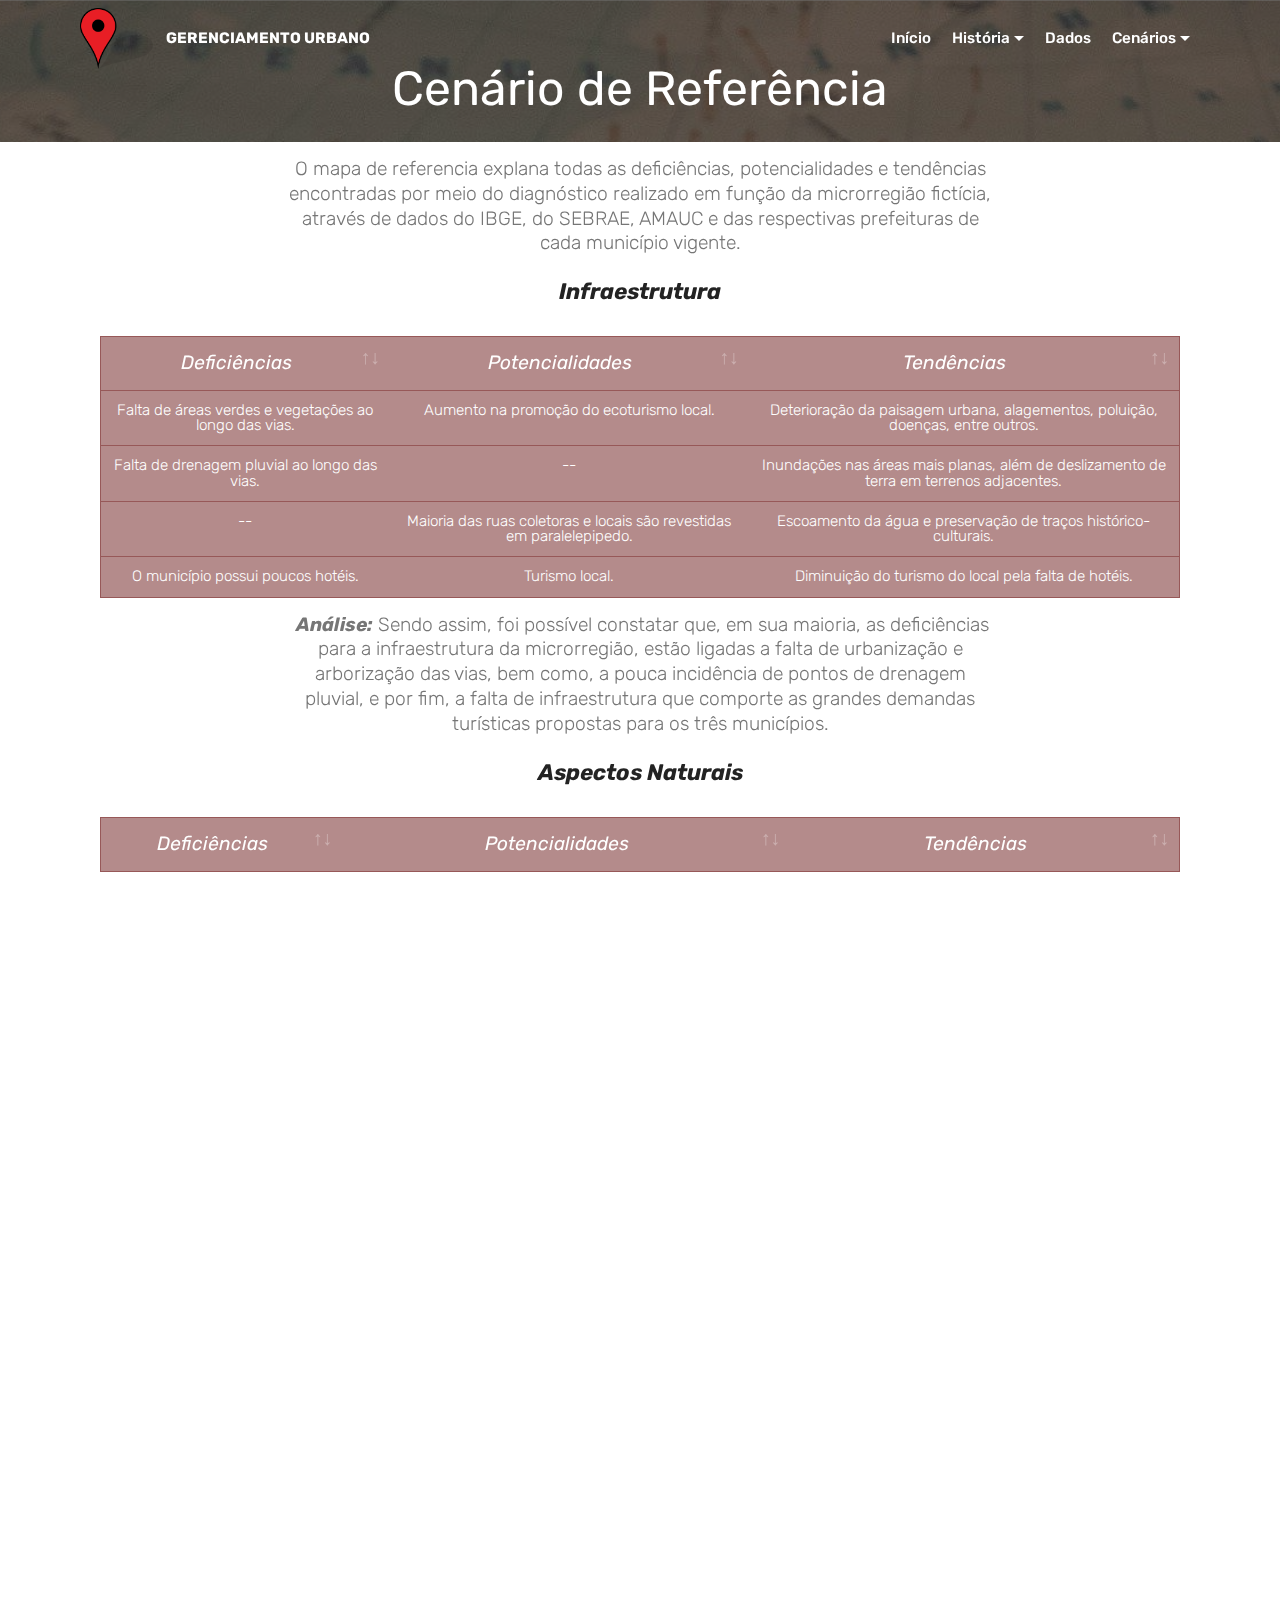
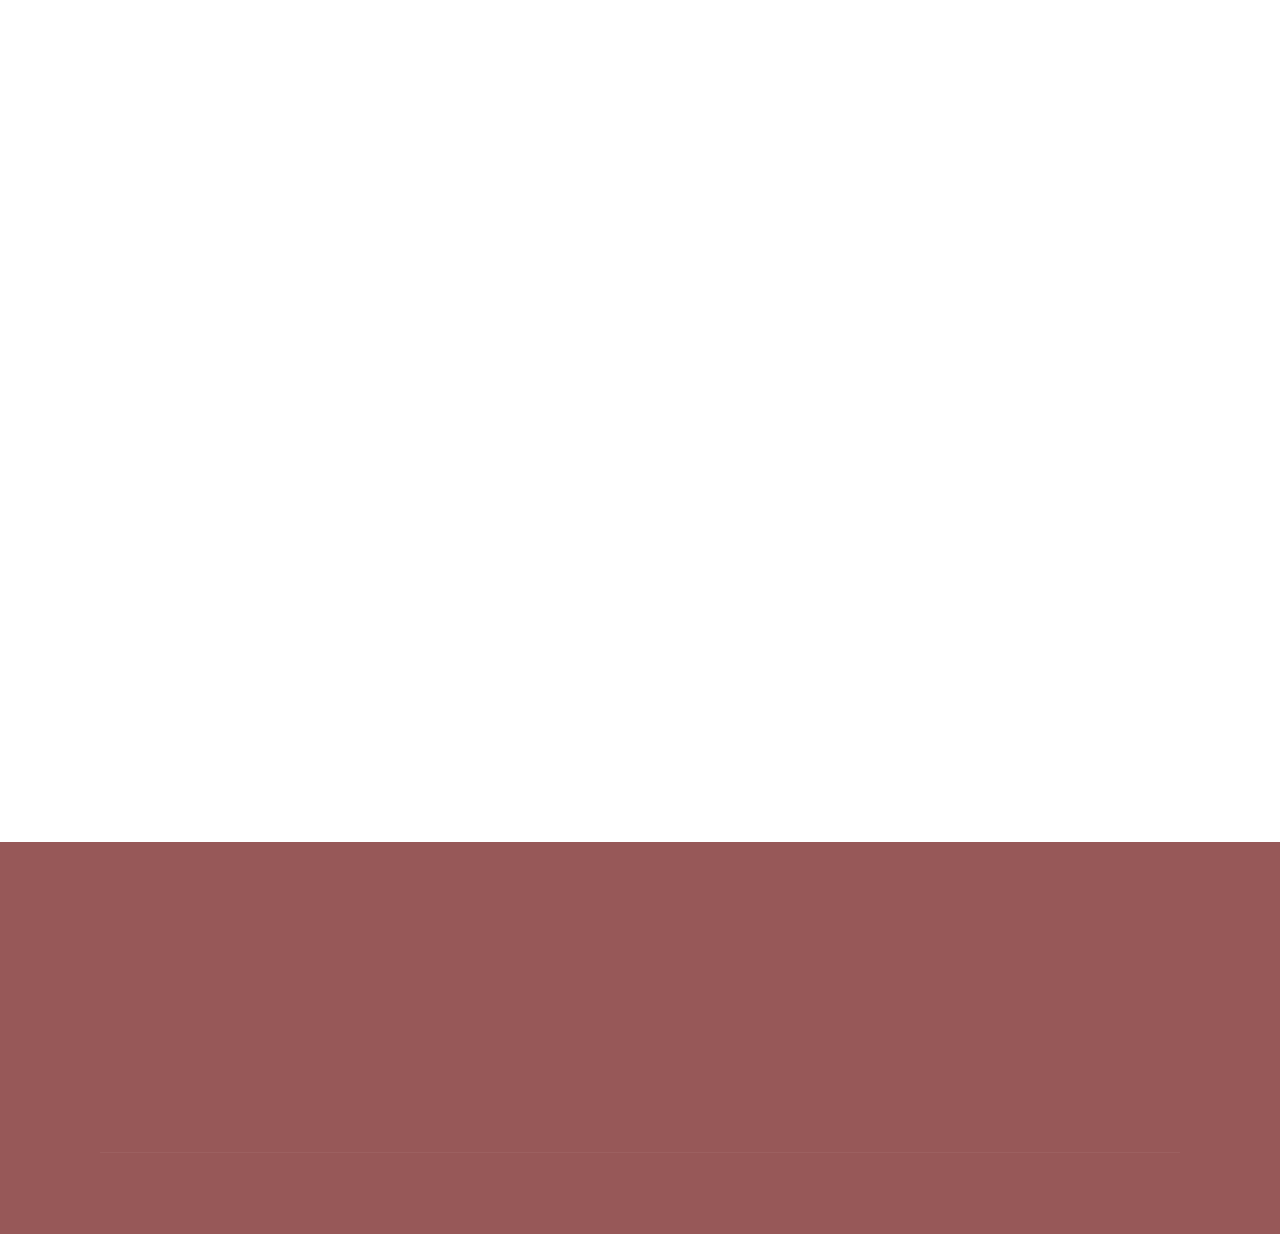
<file: page5.html>
<!DOCTYPE html>
<html  >
<head>
  <!-- Site made with Mobirise Website Builder v4.12.4, https://mobirise.com -->
  <meta charset="UTF-8">
  <meta http-equiv="X-UA-Compatible" content="IE=edge">
  <meta name="generator" content="Mobirise v4.12.4, mobirise.com">
  <meta name="viewport" content="width=device-width, initial-scale=1, minimum-scale=1">
  <link rel="shortcut icon" href="assets/images/mbr-122x101.png" type="image/x-icon">
  <meta name="description" content="Web Page Builder Description">
  
  
  <title>Cenário de Referência</title>
  <link rel="stylesheet" href="assets/web/assets/mobirise-icons/mobirise-icons.css">
  <link rel="stylesheet" href="assets/bootstrap/css/bootstrap.min.css">
  <link rel="stylesheet" href="assets/bootstrap/css/bootstrap-grid.min.css">
  <link rel="stylesheet" href="assets/bootstrap/css/bootstrap-reboot.min.css">
  <link rel="stylesheet" href="assets/socicon/css/styles.css">
  <link rel="stylesheet" href="assets/dropdown/css/style.css">
  <link rel="stylesheet" href="assets/tether/tether.min.css">
  <link rel="stylesheet" href="assets/animatecss/animate.min.css">
  <link rel="stylesheet" href="assets/datatables/data-tables.bootstrap4.min.css">
  <link rel="stylesheet" href="assets/theme/css/style.css">
  <link rel="preload" as="style" href="assets/mobirise/css/mbr-additional.css"><link rel="stylesheet" href="assets/mobirise/css/mbr-additional.css" type="text/css">
  
  
  
</head>
<body>
  <section class="menu cid-s0ZydwecNf" once="menu" id="menu2-2a">

    

    <nav class="navbar navbar-expand beta-menu navbar-dropdown align-items-center navbar-fixed-top navbar-toggleable-sm bg-color transparent">
        <button class="navbar-toggler navbar-toggler-right" type="button" data-toggle="collapse" data-target="#navbarSupportedContent" aria-controls="navbarSupportedContent" aria-expanded="false" aria-label="Toggle navigation">
            <div class="hamburger">
                <span></span>
                <span></span>
                <span></span>
                <span></span>
            </div>
        </button>
        <div class="menu-logo">
            <div class="navbar-brand">
                <span class="navbar-logo">
                    <a href="index.html">
                        <img src="assets/images/mbr-122x101.png" alt="Mobirise" title="" style="height: 3.8rem;">
                    </a>
                </span>
                <span class="navbar-caption-wrap"><a class="navbar-caption text-white display-4" href="index.html">
                        GERENCIAMENTO URBANO</a></span>
            </div>
        </div>
        <div class="collapse navbar-collapse" id="navbarSupportedContent">
            <ul class="navbar-nav nav-dropdown nav-right" data-app-modern-menu="true"><li class="nav-item"><a class="nav-link link text-white display-4" href="index.html" aria-expanded="false">Início</a></li><li class="nav-item dropdown">
                    <a class="nav-link link dropdown-toggle text-white display-4" href="https://mobirise.co" aria-expanded="true" data-toggle="dropdown-submenu">História</a><div class="dropdown-menu"><a class="dropdown-item text-white display-4" href="page1.html" aria-expanded="false">Irani<br></a><a class="dropdown-item text-white display-4" href="page2.html" aria-expanded="false">Jaborá</a><a class="dropdown-item text-white display-4" href="page3.html" aria-expanded="false">Presidente Castello Branco</a></div>
                </li><li class="nav-item"><a class="nav-link link text-white display-4" href="page4.html#content4-20" aria-expanded="false">Dados</a></li><li class="nav-item dropdown"><a class="nav-link link text-white dropdown-toggle display-4" href="page4.html#content4-20" aria-expanded="false" data-toggle="dropdown-submenu">Cenários</a><div class="dropdown-menu"><a class="text-white dropdown-item display-4" href="page5.html" aria-expanded="false">Referência</a><a class="text-white dropdown-item display-4" href="page6.html" aria-expanded="false">Aspectos físico-naturai</a><a class="text-white dropdown-item display-4" href="page7.html" aria-expanded="false">Infraestrutura</a><a class="text-white dropdown-item display-4" href="page8.html" aria-expanded="false">Economia</a><a class="text-white dropdown-item display-4" href="page9.html" aria-expanded="false">Turismo</a><a class="text-white dropdown-item display-4" href="page10.html" aria-expanded="false">Síntese</a></div></li></ul>
            
        </div>
    </nav>
</section>

<section class="engine"><a href="https://mobirise.info/c">web builder</a></section><section class="header1 cid-s2MOQV0cxt mbr-parallax-background" id="header16-37">

    

    <div class="mbr-overlay" style="opacity: 0.6; background-color: rgb(35, 35, 35);">
    </div>

    <div class="container">
        <div class="row justify-content-md-center">
            <div class="col-md-10 align-center">
                <h1 class="mbr-section-title mbr-bold pb-3 mbr-fonts-style display-2"><span style="font-weight: normal;">Cenário de Referência</span></h1>
                
                
                
            </div>
        </div>
    </div>

</section>

<section class="mbr-section content4 cid-s2MQ0fHOh8" id="content4-3f">

    

    <div class="container">
        <div class="media-container-row">
            <div class="title col-12 col-md-8">
                
                <h3 class="mbr-section-subtitle align-center mbr-light mbr-fonts-style display-7">O mapa de referencia explana todas as deficiências, potencialidades e tendências encontradas por meio do diagnóstico realizado em função da microrregião fictícia, através de dados do IBGE, do SEBRAE, AMAUC e das respectivas prefeituras de cada município vigente.
</h3>
                
            </div>
        </div>
    </div>
</section>

<section class="section-table cid-s2N48foFV9" id="table1-3h">

  
  
  <div class="container container-table">
      <h2 class="mbr-section-title mbr-fonts-style align-center pb-3 display-5"><em><strong>
          Infraestrutura</strong></em></h2>
      
      <div class="table-wrapper">
        <div class="container">
          
        </div>

        <div class="container scroll">
          <table class="table" cellspacing="0">
            <thead>
              <tr class="table-heads ">
                  
                  
                  
                  
              <th class="head-item mbr-fonts-style display-7"><span style="font-weight: normal;"><em>Deficiências</em></span></th><th class="head-item mbr-fonts-style display-7"><span style="font-weight: normal;"><em>Potencialidades</em></span></th><th class="head-item mbr-fonts-style display-7"><span style="font-weight: normal;"><em>Tendências</em></span></th></tr>
            </thead>

            <tbody>
              
              
              
              
            <tr> 
                
                
                
                
              <td class="body-item mbr-fonts-style display-4">Falta de áreas verdes e vegetações ao longo das vias.</td><td class="body-item mbr-fonts-style display-4">Aumento na promoção do ecoturismo local.</td><td class="body-item mbr-fonts-style display-4">Deterioração da paisagem urbana, alagementos, poluição, doenças, entre outros.</td></tr><tr> 
                
                
                
                
              <td class="body-item mbr-fonts-style display-4">Falta de drenagem pluvial ao longo das vias.</td><td class="body-item mbr-fonts-style display-4">--</td><td class="body-item mbr-fonts-style display-4">Inundações nas áreas mais planas, além de deslizamento de terra em terrenos adjacentes.</td></tr><tr> 
                
                
                
                
              <td class="body-item mbr-fonts-style display-4">--</td><td class="body-item mbr-fonts-style display-4">Maioria das ruas coletoras e locais são revestidas em paralelepipedo.</td><td class="body-item mbr-fonts-style display-4">Escoamento da água e preservação de traços histórico-culturais.</td></tr><tr> 
                
                
                
                
              <td class="body-item mbr-fonts-style display-4">O município possui poucos hotéis.</td><td class="body-item mbr-fonts-style display-4">Turismo local.</td><td class="body-item mbr-fonts-style display-4">Diminuição do turismo do local pela falta de hotéis.</td></tr></tbody>
          </table>
        </div>
        <div class="container table-info-container">
          
        </div>
      </div>
    </div>
</section>

<section class="mbr-section content4 cid-s2N6iHv9yH" id="content4-3i">

    

    <div class="container">
        <div class="media-container-row">
            <div class="title col-12 col-md-8">
                
                <h3 class="mbr-section-subtitle align-center mbr-light mbr-fonts-style display-7">&nbsp;<em><strong>Análise:</strong></em> Sendo assim, foi possível constatar que, em sua maioria, as deficiências para a infraestrutura da microrregião, estão ligadas a falta de urbanização e arborização das vias, bem como, a pouca incidência de pontos de drenagem pluvial, e por fim, a falta de infraestrutura que comporte as grandes demandas turísticas propostas para os três municípios.
<br></h3>
                
            </div>
        </div>
    </div>
</section>

<section class="section-table cid-s2N6RZnuzB" id="table1-3m">

  
  
  <div class="container container-table">
      <h2 class="mbr-section-title mbr-fonts-style align-center pb-3 display-5"><em><strong>
          Aspectos Naturais</strong></em></h2>
      
      <div class="table-wrapper">
        <div class="container">
          
        </div>

        <div class="container scroll">
          <table class="table" cellspacing="0">
            <thead>
              <tr class="table-heads ">
                  
                  
                  
                  
              <th class="head-item mbr-fonts-style display-7"><span style="font-weight: normal;"><em>Deficiências</em></span></th><th class="head-item mbr-fonts-style display-7"><span style="font-weight: normal;"><em>Potencialidades</em></span></th><th class="head-item mbr-fonts-style display-7"><span style="font-weight: normal;"><em>Tendências</em></span></th></tr>
            </thead>

            <tbody>
              
              
              
              
            <tr> 
                
                
                
                
              <td class="body-item mbr-fonts-style display-4">Regiões com aclives e declives acentuados.</td><td class="body-item mbr-fonts-style display-4">Plantação de produtos típicos em áreas mais acidentadas, propiciando a ampliação de polos econômicos.</td><td class="body-item mbr-fonts-style display-4">Implantação de edificações e usos inadequados, não respeitando as zonas de desenvolvimento e de restrição físico-natural.</td></tr><tr> 
                
                
                
                
              <td class="body-item mbr-fonts-style display-4">Poluição e descaso com rios, açúdes, lagos, entre outros.</td><td class="body-item mbr-fonts-style display-4">Utilização dos mesmos para ampliar o ecoturismo local, bem como aumento de ganhos para a microrregião, se cuidados da forma correta.</td><td class="body-item mbr-fonts-style display-4">Aumento no número de doenças, diminuição do turismo local e de ganhos.</td></tr></tbody>
          </table>
        </div>
        <div class="container table-info-container">
          
        </div>
      </div>
    </div>
</section>

<section class="mbr-section content4 cid-s2N6IPyEpS" id="content4-3j">

    

    <div class="container">
        <div class="media-container-row">
            <div class="title col-12 col-md-8">
                
                <h3 class="mbr-section-subtitle align-center mbr-light mbr-fonts-style display-7">&nbsp;<em><strong>Análise:</strong></em>&nbsp;Já em função dos aspectos naturais, foi possível constatar que há uma predominância de aclives e declives na microrregião, bem como a poluição das matas, rios, lagos, açúdes, entre outros, caracterizados como pontos turísticos.
</h3>
                
            </div>
        </div>
    </div>
</section>

<section class="section-table cid-s2N6SGtgw0" id="table1-3n">

  
  
  <div class="container container-table">
      <h2 class="mbr-section-title mbr-fonts-style align-center pb-3 display-5"><em><strong>Economia</strong></em></h2>
      
      <div class="table-wrapper">
        <div class="container">
          
        </div>

        <div class="container scroll">
          <table class="table" cellspacing="0">
            <thead>
              <tr class="table-heads ">
                  
                  
                  
                  
              <th class="head-item mbr-fonts-style display-7"><span style="font-weight: normal;"><em>Deficiências</em></span></th><th class="head-item mbr-fonts-style display-7"><span style="font-weight: normal;"><em>Potencialidades</em></span></th><th class="head-item mbr-fonts-style display-7"><span style="font-weight: normal;"><em>Tendências</em></span></th></tr>
            </thead>

            <tbody>
              
              
              
              
            <tr> 
                
                
                
                
              <td class="body-item mbr-fonts-style display-4">Rotas comerciais</td><td class="body-item mbr-fonts-style display-4">Rota única que tem como objetivo ligar, distribuir e comercializar os produtos típicos dos municípios.</td><td class="body-item mbr-fonts-style display-4">Diminuição e atraso nas trocas comerciais da microrregião.</td></tr><tr> 
                
                
                
                
              <td class="body-item mbr-fonts-style display-4">Má utilização de recursos naturais dispostos na microrregião.</td><td class="body-item mbr-fonts-style display-4">Ampliação de pontos turísticos e polos econômicos.</td><td class="body-item mbr-fonts-style display-4">Diminuição de ganhos com belezas naturais.</td></tr><tr> 
                
                
                
                
              <td class="body-item mbr-fonts-style display-4">Falta da promoção, no quesito plantio, dos municípios em relação aos demais.</td><td class="body-item mbr-fonts-style display-4">Caracterizar os polos de plantio como maiores e principais geradores da matéria prima proposta.</td><td class="body-item mbr-fonts-style display-4">Perda da visibilidade dos municípios como polos geradores/econômicos, em relação a AMAUC.</td></tr></tbody>
          </table>
        </div>
        <div class="container table-info-container">
          
        </div>
      </div>
    </div>
</section>

<section class="mbr-section content4 cid-s2N6Jd9dgR" id="content4-3k">

    

    <div class="container">
        <div class="media-container-row">
            <div class="title col-12 col-md-8">
                
                <h3 class="mbr-section-subtitle align-center mbr-light mbr-fonts-style display-7">&nbsp;<em><strong>Análise:</strong></em>&nbsp; Para a economia, é possível destacar a falta de rotas comerciais rápidas, que promovam trocas entre os municípios, a má utilização e depredação de recursos naturais, e por fim, a falta de promoção da prática de plantio, já que ambos possuem produtos típicos e em abundância, tornando os mesmos, polos geradores.
</h3>
                
            </div>
        </div>
    </div>
</section>

<section class="section-table cid-s2N6SWTpmu" id="table1-3o">

  
  
  <div class="container container-table">
      <h2 class="mbr-section-title mbr-fonts-style align-center pb-3 display-5"><em><strong>
          Turismo</strong></em></h2>
      
      <div class="table-wrapper">
        <div class="container">
          
        </div>

        <div class="container scroll">
          <table class="table" cellspacing="0">
            <thead>
              <tr class="table-heads ">
                  
                  
                  
                  
              <th class="head-item mbr-fonts-style display-7"><span style="font-weight: normal;"><em>Deficiências</em></span></th><th class="head-item mbr-fonts-style display-7"><span style="font-weight: normal;"><em>Potencialidades</em></span></th><th class="head-item mbr-fonts-style display-7"><span style="font-weight: normal;"><em>Tendências</em></span></th></tr>
            </thead>

            <tbody>
              
              
              
              
            <tr> 
                
                
                
                
              <td class="body-item mbr-fonts-style display-4">Turismo rural.</td><td class="body-item mbr-fonts-style display-4">Turismo rural</td><td class="body-item mbr-fonts-style display-4">Extinção da proposta de turismo local em função da falta de promoção e incentivo da mesma, tanto para população residente, quanto para visitantes.</td></tr><tr> 
                
                
                
                
              <td class="body-item mbr-fonts-style display-4">Turismo Histórico-cultural.</td><td class="body-item mbr-fonts-style display-4">Turismo Histórico-cultural.</td><td class="body-item mbr-fonts-style display-4">Extinção da proposta de turismo histórico-cultural em função da falta de promoção e incentivo da mesma, bem como o desuso da população futura em relação a cultural histórica.</td></tr><tr> 
                
                
                
                
              <td class="body-item mbr-fonts-style display-4">Ecoturismo.</td><td class="body-item mbr-fonts-style display-4">Ecoturismo.</td><td class="body-item mbr-fonts-style display-4">Desuso e deterioração/desmatamento dos espaços destinado as áreas verde.</td></tr></tbody>
          </table>
        </div>
        <div class="container table-info-container">
          
        </div>
      </div>
    </div>
</section>

<section class="mbr-section content4 cid-s2N6JlNlKD" id="content4-3l">

    

    <div class="container">
        <div class="media-container-row">
            <div class="title col-12 col-md-8">
                
                <h3 class="mbr-section-subtitle align-center mbr-light mbr-fonts-style display-7">&nbsp;<em><strong>Análise:</strong></em>&nbsp; Por fim, são extensas as deficiências presentes nos municípios com relação ao turismo, seja ele rural, histórico-cultural e ecoturismo, ou seja, há falta de promoção de atividades que envolvam esses assuntos, tornando-os obsoletos.
<br></h3>
                
            </div>
        </div>
    </div>
</section>

<section class="mbr-section content4 cid-s2N9beOM5Y" id="content4-3q">

    

    <div class="container">
        <div class="media-container-row">
            <div class="title col-12 col-md-8">
                <h2 class="align-center pb-3 mbr-fonts-style display-5"><em><strong>
                    Cenário de Referência</strong></em></h2>
                <h3 class="mbr-section-subtitle align-center mbr-light mbr-fonts-style display-4">
                    Cenário <em>(figura 01)</em> baseado nas deficiências, tendências e potêncialidades listadas acima.</h3>
                
            </div>
        </div>
    </div>
</section>

<section class="cid-s2MPZWjVkJ" id="image1-3e">

    

    <figure class="mbr-figure container">
        <div class="image-block" style="width: 60%;">
            <img src="assets/images/mapa-de-referncia-1011x629.png" width="1400" alt="Figura 01: Mapa de Referência." title="Figura 01: Mapa de Referência.   Fonte: Acervo Pessoal, 2020.">
            
        </div>
    </figure>
</section>

<section class="cid-s2N8BMm2Yp" id="footer1-3p">

    

    

    <div class="container">
        <div class="media-container-row content text-white">
            <div class="col-12 col-md-3">
                <div class="media-wrap">
                    <a href="https://mobirise.co/">
                        <img src="assets/images/mbr-122x101.png" alt="Mobirise" title="">
                    </a>
                </div>
            </div>
            <div class="col-12 col-md-3 mbr-fonts-style display-4">
                <h5 class="pb-3">FACC - Faculdade Concórdia</h5>
                <p class="mbr-text">Curso de Bacharelado em Arquitetura e Urbanismo<br><br>Turma AU 89 - 2020<br><br>Professor: Thiago Lanziotti<br>(thiago.lanziotti@gmail.com)</p>
            </div>
            <div class="col-12 col-md-3 mbr-fonts-style display-4">
                <h5 class="pb-3">
                    Acadêmicos:</h5>
                <p class="mbr-text">Arthur Zandonai Johann<br><br>Caroline Fernanda Magro<br><br>Cauane Costa Lazzarotti<br><br>Milena Colasso<br><br>Tiago da Motta Rodrigues</p>
            </div>
            <div class="col-12 col-md-3 mbr-fonts-style display-4">
                <h5 class="pb-3">Contatos:</h5>
                <p class="mbr-text">arthur.zandonai.johann@gmail.com<br><br>  carolmagro2008@hotmail.com <br></p><p><br>cauaneclaz@hotmail.com&nbsp;<br><br></p><p>milenacolasso@hotmail.com<br>&nbsp;</p><p>tiagoarquiteturaeurb@gmail.com</p>
            </div>
        </div>
        <div class="footer-lower">
            <div class="media-container-row">
                <div class="col-sm-12">
                    <hr>
                </div>
            </div>
            <div class="media-container-row mbr-white">
                <div class="col-sm-6 copyright">
                    <p class="mbr-text mbr-fonts-style display-4">
                        ©Copyright 2020 Johann A., Magro C., Lazzarotti C., Colasso M. e Motta T. - Todos os direitos reservados
                    </p>
                </div>
                <div class="col-md-6">
                    
                </div>
            </div>
        </div>
    </div>
</section>


  <script src="assets/web/assets/jquery/jquery.min.js"></script>
  <script src="assets/popper/popper.min.js"></script>
  <script src="assets/bootstrap/js/bootstrap.min.js"></script>
  <script src="assets/smoothscroll/smooth-scroll.js"></script>
  <script src="assets/dropdown/js/nav-dropdown.js"></script>
  <script src="assets/dropdown/js/navbar-dropdown.js"></script>
  <script src="assets/tether/tether.min.js"></script>
  <script src="assets/viewportchecker/jquery.viewportchecker.js"></script>
  <script src="assets/parallax/jarallax.min.js"></script>
  <script src="assets/datatables/jquery.data-tables.min.js"></script>
  <script src="assets/datatables/data-tables.bootstrap4.min.js"></script>
  <script src="assets/touchswipe/jquery.touch-swipe.min.js"></script>
  <script src="assets/theme/js/script.js"></script>
  
  
  <input name="animation" type="hidden">
  </body>
</html>
</file>
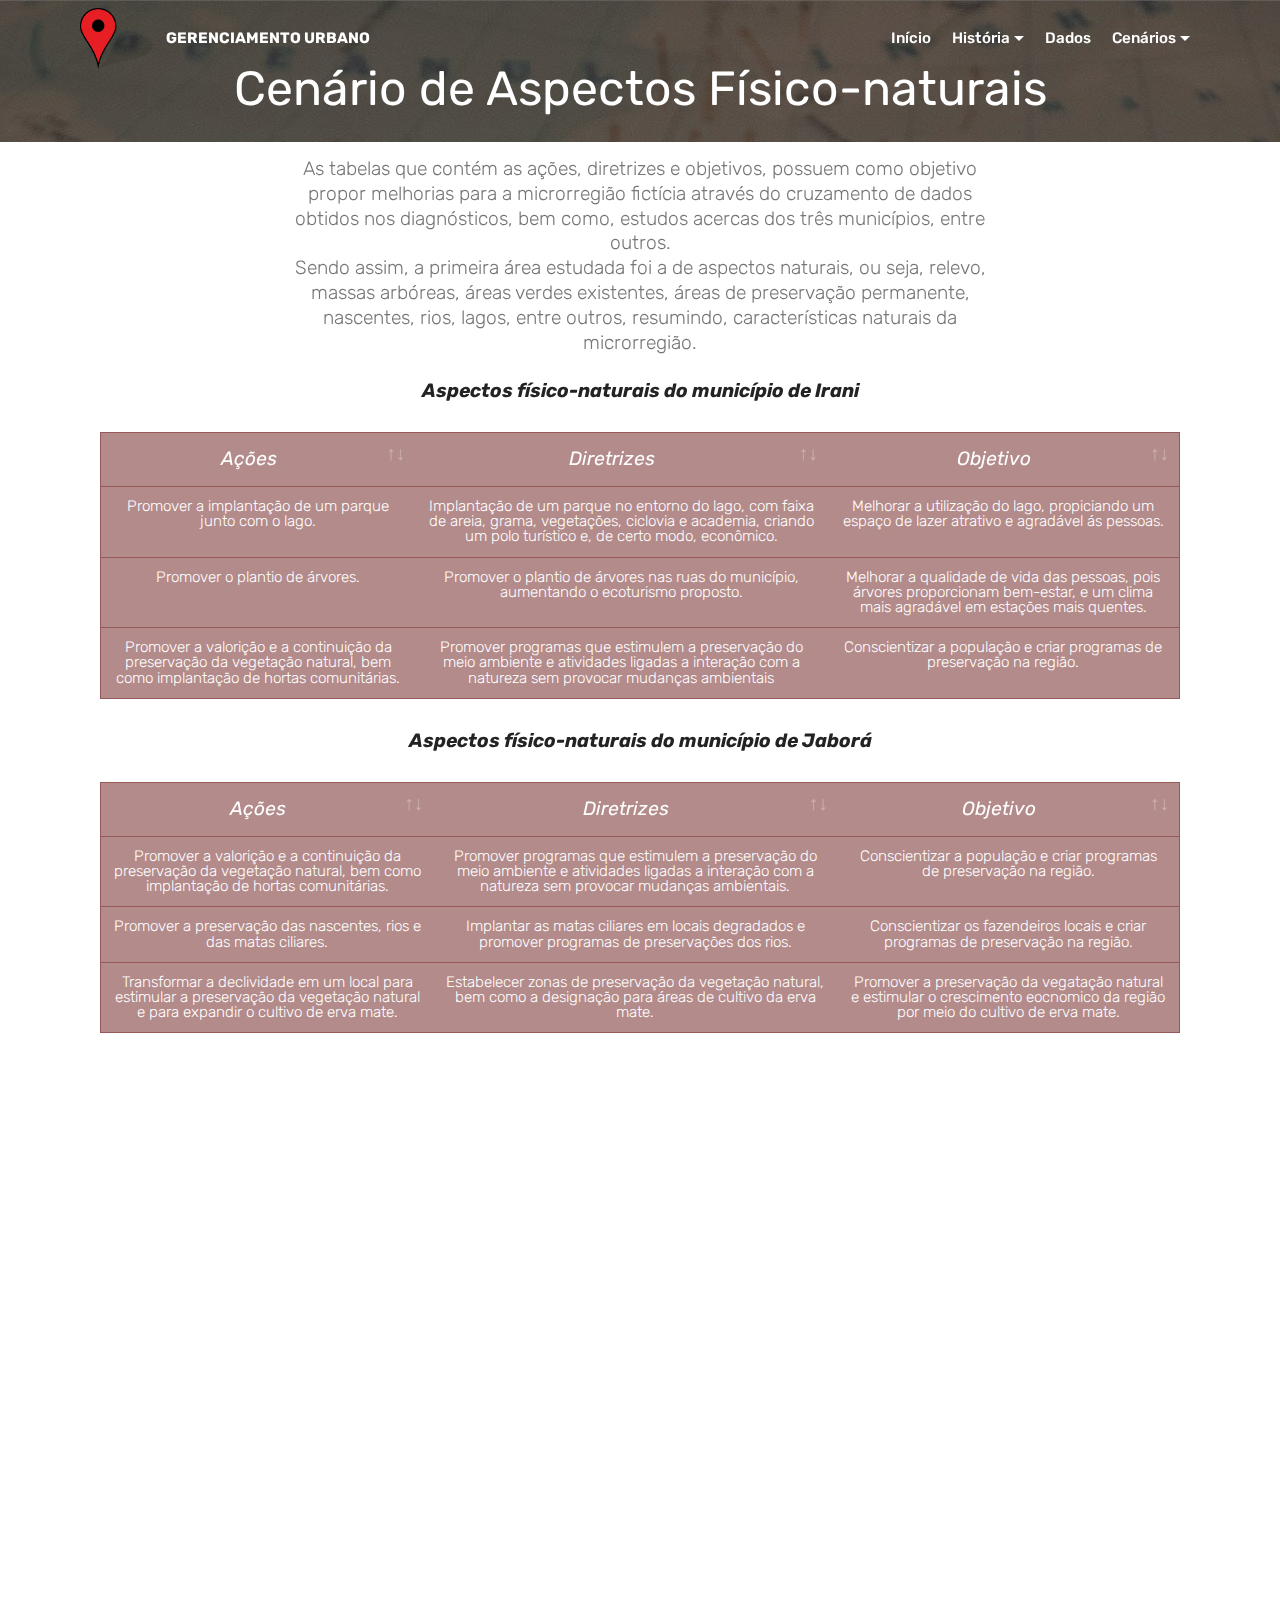
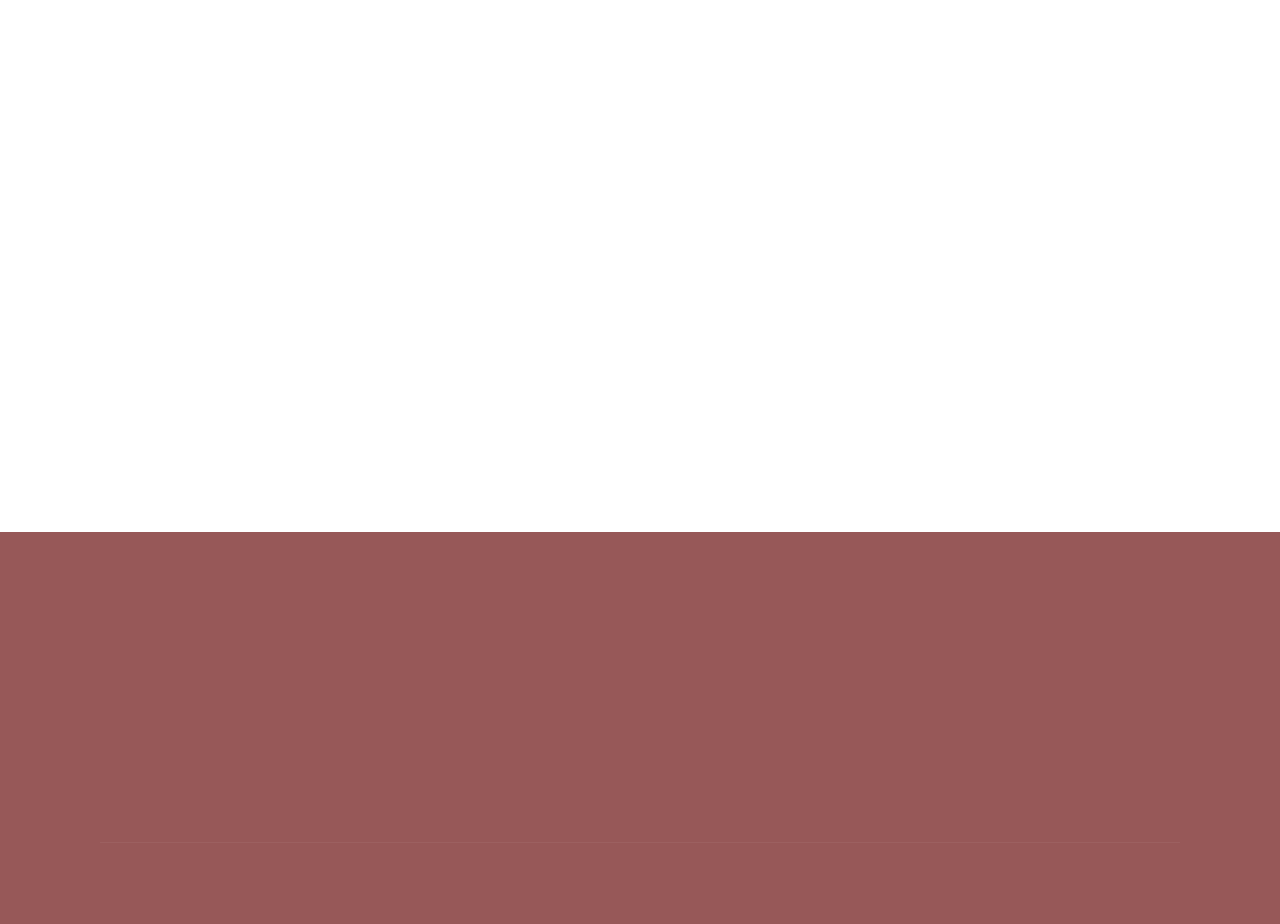
<file: page6.html>
<!DOCTYPE html>
<html  >
<head>
  <!-- Site made with Mobirise Website Builder v4.12.4, https://mobirise.com -->
  <meta charset="UTF-8">
  <meta http-equiv="X-UA-Compatible" content="IE=edge">
  <meta name="generator" content="Mobirise v4.12.4, mobirise.com">
  <meta name="viewport" content="width=device-width, initial-scale=1, minimum-scale=1">
  <link rel="shortcut icon" href="assets/images/mbr-122x101.png" type="image/x-icon">
  <meta name="description" content="Web Creator Description">
  
  
  <title>Cenário de Aspectos físico-naturais</title>
  <link rel="stylesheet" href="assets/web/assets/mobirise-icons/mobirise-icons.css">
  <link rel="stylesheet" href="assets/bootstrap/css/bootstrap.min.css">
  <link rel="stylesheet" href="assets/bootstrap/css/bootstrap-grid.min.css">
  <link rel="stylesheet" href="assets/bootstrap/css/bootstrap-reboot.min.css">
  <link rel="stylesheet" href="assets/socicon/css/styles.css">
  <link rel="stylesheet" href="assets/dropdown/css/style.css">
  <link rel="stylesheet" href="assets/tether/tether.min.css">
  <link rel="stylesheet" href="assets/animatecss/animate.min.css">
  <link rel="stylesheet" href="assets/datatables/data-tables.bootstrap4.min.css">
  <link rel="stylesheet" href="assets/theme/css/style.css">
  <link rel="preload" as="style" href="assets/mobirise/css/mbr-additional.css"><link rel="stylesheet" href="assets/mobirise/css/mbr-additional.css" type="text/css">
  
  
  
</head>
<body>
  <section class="menu cid-s0ZydwecNf" once="menu" id="menu2-31">

    

    <nav class="navbar navbar-expand beta-menu navbar-dropdown align-items-center navbar-fixed-top navbar-toggleable-sm bg-color transparent">
        <button class="navbar-toggler navbar-toggler-right" type="button" data-toggle="collapse" data-target="#navbarSupportedContent" aria-controls="navbarSupportedContent" aria-expanded="false" aria-label="Toggle navigation">
            <div class="hamburger">
                <span></span>
                <span></span>
                <span></span>
                <span></span>
            </div>
        </button>
        <div class="menu-logo">
            <div class="navbar-brand">
                <span class="navbar-logo">
                    <a href="index.html">
                        <img src="assets/images/mbr-122x101.png" alt="Mobirise" title="" style="height: 3.8rem;">
                    </a>
                </span>
                <span class="navbar-caption-wrap"><a class="navbar-caption text-white display-4" href="index.html">
                        GERENCIAMENTO URBANO</a></span>
            </div>
        </div>
        <div class="collapse navbar-collapse" id="navbarSupportedContent">
            <ul class="navbar-nav nav-dropdown nav-right" data-app-modern-menu="true"><li class="nav-item"><a class="nav-link link text-white display-4" href="index.html" aria-expanded="false">Início</a></li><li class="nav-item dropdown">
                    <a class="nav-link link dropdown-toggle text-white display-4" href="https://mobirise.co" aria-expanded="true" data-toggle="dropdown-submenu">História</a><div class="dropdown-menu"><a class="dropdown-item text-white display-4" href="page1.html" aria-expanded="false">Irani<br></a><a class="dropdown-item text-white display-4" href="page2.html" aria-expanded="false">Jaborá</a><a class="dropdown-item text-white display-4" href="page3.html" aria-expanded="false">Presidente Castello Branco</a></div>
                </li><li class="nav-item"><a class="nav-link link text-white display-4" href="page4.html#content4-20" aria-expanded="false">Dados</a></li><li class="nav-item dropdown"><a class="nav-link link text-white dropdown-toggle display-4" href="page4.html#content4-20" aria-expanded="false" data-toggle="dropdown-submenu">Cenários</a><div class="dropdown-menu"><a class="text-white dropdown-item display-4" href="page5.html" aria-expanded="false">Referência</a><a class="text-white dropdown-item display-4" href="page6.html" aria-expanded="false">Aspectos físico-naturai</a><a class="text-white dropdown-item display-4" href="page7.html" aria-expanded="false">Infraestrutura</a><a class="text-white dropdown-item display-4" href="page8.html" aria-expanded="false">Economia</a><a class="text-white dropdown-item display-4" href="page9.html" aria-expanded="false">Turismo</a><a class="text-white dropdown-item display-4" href="page10.html" aria-expanded="false">Síntese</a></div></li></ul>
            
        </div>
    </nav>
</section>

<section class="engine"><a href="https://mobirise.info/l">free web templates</a></section><section class="header1 cid-s2MP4ZhIZ3 mbr-parallax-background" id="header16-38">

    

    <div class="mbr-overlay" style="opacity: 0.6; background-color: rgb(35, 35, 35);">
    </div>

    <div class="container">
        <div class="row justify-content-md-center">
            <div class="col-md-10 align-center">
                <h1 class="mbr-section-title mbr-bold pb-3 mbr-fonts-style display-2"><span style="font-weight: normal;">Cenário de Aspectos Físico-naturais</span></h1>
                
                
                
            </div>
        </div>
    </div>

</section>

<section class="mbr-section content4 cid-s2Na2Zr7c2" id="content4-3r">

    

    <div class="container">
        <div class="media-container-row">
            <div class="title col-12 col-md-8">
                
                <h3 class="mbr-section-subtitle align-center mbr-light mbr-fonts-style display-7">As tabelas que contém as ações, diretrizes e objetivos, possuem como objetivo propor melhorias para a microrregião fictícia através do cruzamento de dados obtidos nos diagnósticos, bem como, estudos acercas dos três municípios, entre outros.<div>Sendo assim, a primeira área estudada foi a de aspectos naturais, ou seja, relevo, massas arbóreas, áreas verdes existentes, áreas de preservação permanente, nascentes, rios, lagos, entre outros, resumindo, características naturais da microrregião.</div></h3>
                
            </div>
        </div>
    </div>
</section>

<section class="section-table cid-s2NbF4Ppyv" id="table1-3y">

  
  
  <div class="container container-table">
      <h2 class="mbr-section-title mbr-fonts-style align-center pb-3 display-7"><strong><em>
          Aspectos físico-naturais do município de Irani</em></strong></h2>
      
      <div class="table-wrapper">
        <div class="container">
          
        </div>

        <div class="container scroll">
          <table class="table" cellspacing="0">
            <thead>
              <tr class="table-heads ">
                  
                  
                  
                  
              <th class="head-item mbr-fonts-style display-7"><span style="font-weight: normal;"><em>Ações</em></span></th><th class="head-item mbr-fonts-style display-7"><span style="font-weight: normal;"><em>Diretrizes</em></span></th><th class="head-item mbr-fonts-style display-7"><span style="font-weight: normal;"><em>Objetivo</em></span></th></tr>
            </thead>

            <tbody>
              
              
              
              
            <tr> 
                
                
                
                
              <td class="body-item mbr-fonts-style display-4">Promover a implantação de um parque junto com o lago.</td><td class="body-item mbr-fonts-style display-4">Implantação de um parque no entorno do lago, com faixa de areia, grama, vegetações, ciclovia e academia, criando um polo turístico e, de certo modo, econômico.</td><td class="body-item mbr-fonts-style display-4">Melhorar a utilização do lago, propiciando um espaço de lazer atrativo e agradável ás pessoas.</td></tr><tr> 
                
                
                
                
              <td class="body-item mbr-fonts-style display-4">Promover o plantio de árvores.</td><td class="body-item mbr-fonts-style display-4">Promover o plantio de árvores nas ruas do município, aumentando o ecoturismo proposto.</td><td class="body-item mbr-fonts-style display-4">Melhorar a qualidade de vida das pessoas, pois árvores proporcionam bem-estar, e um clima mais agradável em estações mais quentes.</td></tr><tr> 
                
                
                
                
              <td class="body-item mbr-fonts-style display-4">Promover a valorição e a continuição da preservação da vegetação natural, bem como implantação de hortas comunitárias.</td><td class="body-item mbr-fonts-style display-4">Promover programas que estimulem a preservação do meio ambiente e atividades ligadas a interação com a natureza sem provocar mudanças ambientais</td><td class="body-item mbr-fonts-style display-4">Conscientizar a população e criar programas de preservação na região.</td></tr></tbody>
          </table>
        </div>
        <div class="container table-info-container">
          
        </div>
      </div>
    </div>
</section>

<section class="section-table cid-s2NdbqzQoX" id="table1-40">

  
  
  <div class="container container-table">
      <h2 class="mbr-section-title mbr-fonts-style align-center pb-3 display-7"><strong><em>
          Aspectos físico-naturais do município de Jaborá</em></strong></h2>
      
      <div class="table-wrapper">
        <div class="container">
          
        </div>

        <div class="container scroll">
          <table class="table" cellspacing="0">
            <thead>
              <tr class="table-heads ">
                  
                  
                  
                  
              <th class="head-item mbr-fonts-style display-7"><span style="font-weight: normal;"><em>Ações</em></span></th><th class="head-item mbr-fonts-style display-7"><span style="font-weight: normal;"><em>Diretrizes</em></span></th><th class="head-item mbr-fonts-style display-7"><span style="font-weight: normal;"><em>Objetivo</em></span></th></tr>
            </thead>

            <tbody>
              
              
              
              
            <tr> 
                
                
                
                
              <td class="body-item mbr-fonts-style display-4">Promover a valorição e a continuição da preservação da vegetação natural, bem como implantação de hortas comunitárias.</td><td class="body-item mbr-fonts-style display-4">Promover programas que estimulem a preservação do meio ambiente e atividades ligadas a interação com a natureza sem provocar mudanças ambientais.</td><td class="body-item mbr-fonts-style display-4">Conscientizar a população e criar programas de preservação na região.</td></tr><tr> 
                
                
                
                
              <td class="body-item mbr-fonts-style display-4">Promover a preservação das nascentes, rios e das matas ciliares.</td><td class="body-item mbr-fonts-style display-4">Implantar as matas ciliares em locais degradados e promover programas de preservações dos rios.</td><td class="body-item mbr-fonts-style display-4">Conscientizar os fazendeiros locais e criar programas de preservação na região.</td></tr><tr> 
                
                
                
                
              <td class="body-item mbr-fonts-style display-4">Transformar a declividade em um local para estimular a preservação da vegetação natural e para expandir o cultivo de erva mate.</td><td class="body-item mbr-fonts-style display-4">Estabelecer zonas de preservação da vegetação natural, bem como a designação para áreas de cultivo da erva mate.</td><td class="body-item mbr-fonts-style display-4">Promover a preservação da vegatação natural e estimular o crescimento eocnomico da região por meio do cultivo de erva mate.</td></tr></tbody>
          </table>
        </div>
        <div class="container table-info-container">
          
        </div>
      </div>
    </div>
</section>

<section class="section-table cid-s2NbFYt70V" id="table1-3z">

  
  
  <div class="container container-table">
      <h2 class="mbr-section-title mbr-fonts-style align-center pb-3 display-7"><strong><em>
          Aspectos físico-naturais do município de Presidente Castello Branco</em></strong></h2>
      
      <div class="table-wrapper">
        <div class="container">
          
        </div>

        <div class="container scroll">
          <table class="table" cellspacing="0">
            <thead>
              <tr class="table-heads ">
                  
                  
                  
                  
              <th class="head-item mbr-fonts-style display-7"><span style="font-weight: normal;"><em>Ações</em></span></th><th class="head-item mbr-fonts-style display-7"><span style="font-weight: normal;"><em>Diretrizes</em></span></th><th class="head-item mbr-fonts-style display-7"><span style="font-weight: normal;"><em>Objetivo</em></span></th></tr>
            </thead>

            <tbody>
              
              
              
              
            <tr> 
                
                
                
                
              <td class="body-item mbr-fonts-style display-4">Redirecionar o uso dos aclives para atividades ao ar livre, bem como caminhadas, trilhas, plantação, entre outros.</td><td class="body-item mbr-fonts-style display-4">Criação de caminhos em meio as vegetações existentes, utilização dos açúdes e rios da região para atividades ao ar livre e vitalidade urbana.</td><td class="body-item mbr-fonts-style display-4">Dar uso as áreas esquecidas e não utilizadas pela população, bem como promover atividades e vitalidade urbana com belezas naturais.</td></tr><tr> 
                
                
                
                
              <td class="body-item mbr-fonts-style display-4">Promover a valorição e a continuição da preservação da vegetação natural, bem como implantação de hortas comunitárias.</td><td class="body-item mbr-fonts-style display-4">Promover programas que estimulem a preservação do meio ambiente e atividades ligadas a interação com a natureza sem provocar mudanças ambientais</td><td class="body-item mbr-fonts-style display-4">Conscientizar a população e criar programas de preservação na região</td></tr></tbody>
          </table>
        </div>
        <div class="container table-info-container">
          
        </div>
      </div>
    </div>
</section>

<section class="mbr-section content4 cid-s2Na6XfkKW" id="content4-3u">

    

    <div class="container">
        <div class="media-container-row">
            <div class="title col-12 col-md-8">
                
                <h3 class="mbr-section-subtitle align-center mbr-light mbr-fonts-style display-7"><em><strong>Análise:&nbsp;</strong></em>Em função dos estudos feitos acima, foi possível notar que as ações propostas procuram atingir objetivos em comum entre ambos, ou seja, promover o reuso, a requalificação e melhoria de espaços esquecidos, bem como conscientizar a população sobre o uso dos mesmos, assim como a ampliação dos campos de plantação, já que é uma das bases da economia dos três municípios, dentre outras ações vigentes.<div>Outro ponto abordado no cenário de aspectos físicos-naturais é a falta de urbanização dos municípios, sendo então proposto a implantação de áreas verdes em diversos pontos dos mesmos, bem como corredores vegetais, dentre outros princípios utilizados para aumentar a presença de pontos verdes.</div></h3>
                
            </div>
        </div>
    </div>
</section>

<section class="mbr-section content4 cid-s2Na7EiJ5z" id="content4-3v">

    

    <div class="container">
        <div class="media-container-row">
            <div class="title col-12 col-md-8">
                <h2 class="align-center pb-3 mbr-fonts-style display-5"><em><strong>
                    Cenário de Aspectos físico-naturais</strong></em></h2>
                <h3 class="mbr-section-subtitle align-center mbr-light mbr-fonts-style display-4">
                    Cenário <em>(figura 01)</em> baseado nas ações, diretrizes e objetivos litados acima.</h3>
                
            </div>
        </div>
    </div>
</section>

<section class="cid-s2NadRSoCO" id="image1-3x">

    

    <figure class="mbr-figure container">
        <div class="image-block" style="width: 60%;">
            <img src="assets/images/mapa-de-aspectos-naturais-1003x622.png" width="1400" alt="Figura 01: Mapa de Aspectos físico-naturais." title="Figura 01: Cenário de Aspectos físico-naturais.   Fonte: Acervo Pessoal, 2020.">
            
        </div>
    </figure>
</section>

<section class="cid-s2Ngm3PHoY" id="footer1-42">

    

    

    <div class="container">
        <div class="media-container-row content text-white">
            <div class="col-12 col-md-3">
                <div class="media-wrap">
                    <a href="https://mobirise.co/">
                        <img src="assets/images/mbr-122x101.png" alt="Mobirise" title="">
                    </a>
                </div>
            </div>
            <div class="col-12 col-md-3 mbr-fonts-style display-4">
                <h5 class="pb-3">FACC - Faculdade Concórdia</h5>
                <p class="mbr-text">Curso de Bacharelado em Arquitetura e Urbanismo<br><br>Turma AU 89 - 2020<br><br>Professor: Thiago Lanziotti<br>(thiago.lanziotti@gmail.com)</p>
            </div>
            <div class="col-12 col-md-3 mbr-fonts-style display-4">
                <h5 class="pb-3">
                    Acadêmicos:</h5>
                <p class="mbr-text">Arthur Zandonai Johann<br><br>Caroline Fernanda Magro<br><br>Cauane Costa Lazzarotti<br><br>Milena Colasso<br><br>Tiago da Motta Rodrigues</p>
            </div>
            <div class="col-12 col-md-3 mbr-fonts-style display-4">
                <h5 class="pb-3">Contatos:</h5>
                <p class="mbr-text">arthur.zandonai.johann@gmail.com<br><br>  carolmagro2008@hotmail.com <br></p><p><br>cauaneclaz@hotmail.com&nbsp;<br><br></p><p>milenacolasso@hotmail.com<br>&nbsp;</p><p>tiagoarquiteturaeurb@gmail.com</p>
            </div>
        </div>
        <div class="footer-lower">
            <div class="media-container-row">
                <div class="col-sm-12">
                    <hr>
                </div>
            </div>
            <div class="media-container-row mbr-white">
                <div class="col-sm-6 copyright">
                    <p class="mbr-text mbr-fonts-style display-4">
                        ©Copyright 2020 Johann A., Magro C., Lazzarotti C., Colasso M. e Motta T. - Todos os direitos reservados
                    </p>
                </div>
                <div class="col-md-6">
                    
                </div>
            </div>
        </div>
    </div>
</section>


  <script src="assets/web/assets/jquery/jquery.min.js"></script>
  <script src="assets/popper/popper.min.js"></script>
  <script src="assets/bootstrap/js/bootstrap.min.js"></script>
  <script src="assets/smoothscroll/smooth-scroll.js"></script>
  <script src="assets/dropdown/js/nav-dropdown.js"></script>
  <script src="assets/dropdown/js/navbar-dropdown.js"></script>
  <script src="assets/tether/tether.min.js"></script>
  <script src="assets/viewportchecker/jquery.viewportchecker.js"></script>
  <script src="assets/parallax/jarallax.min.js"></script>
  <script src="assets/datatables/jquery.data-tables.min.js"></script>
  <script src="assets/datatables/data-tables.bootstrap4.min.js"></script>
  <script src="assets/touchswipe/jquery.touch-swipe.min.js"></script>
  <script src="assets/theme/js/script.js"></script>
  
  
  <input name="animation" type="hidden">
  </body>
</html>
</file>
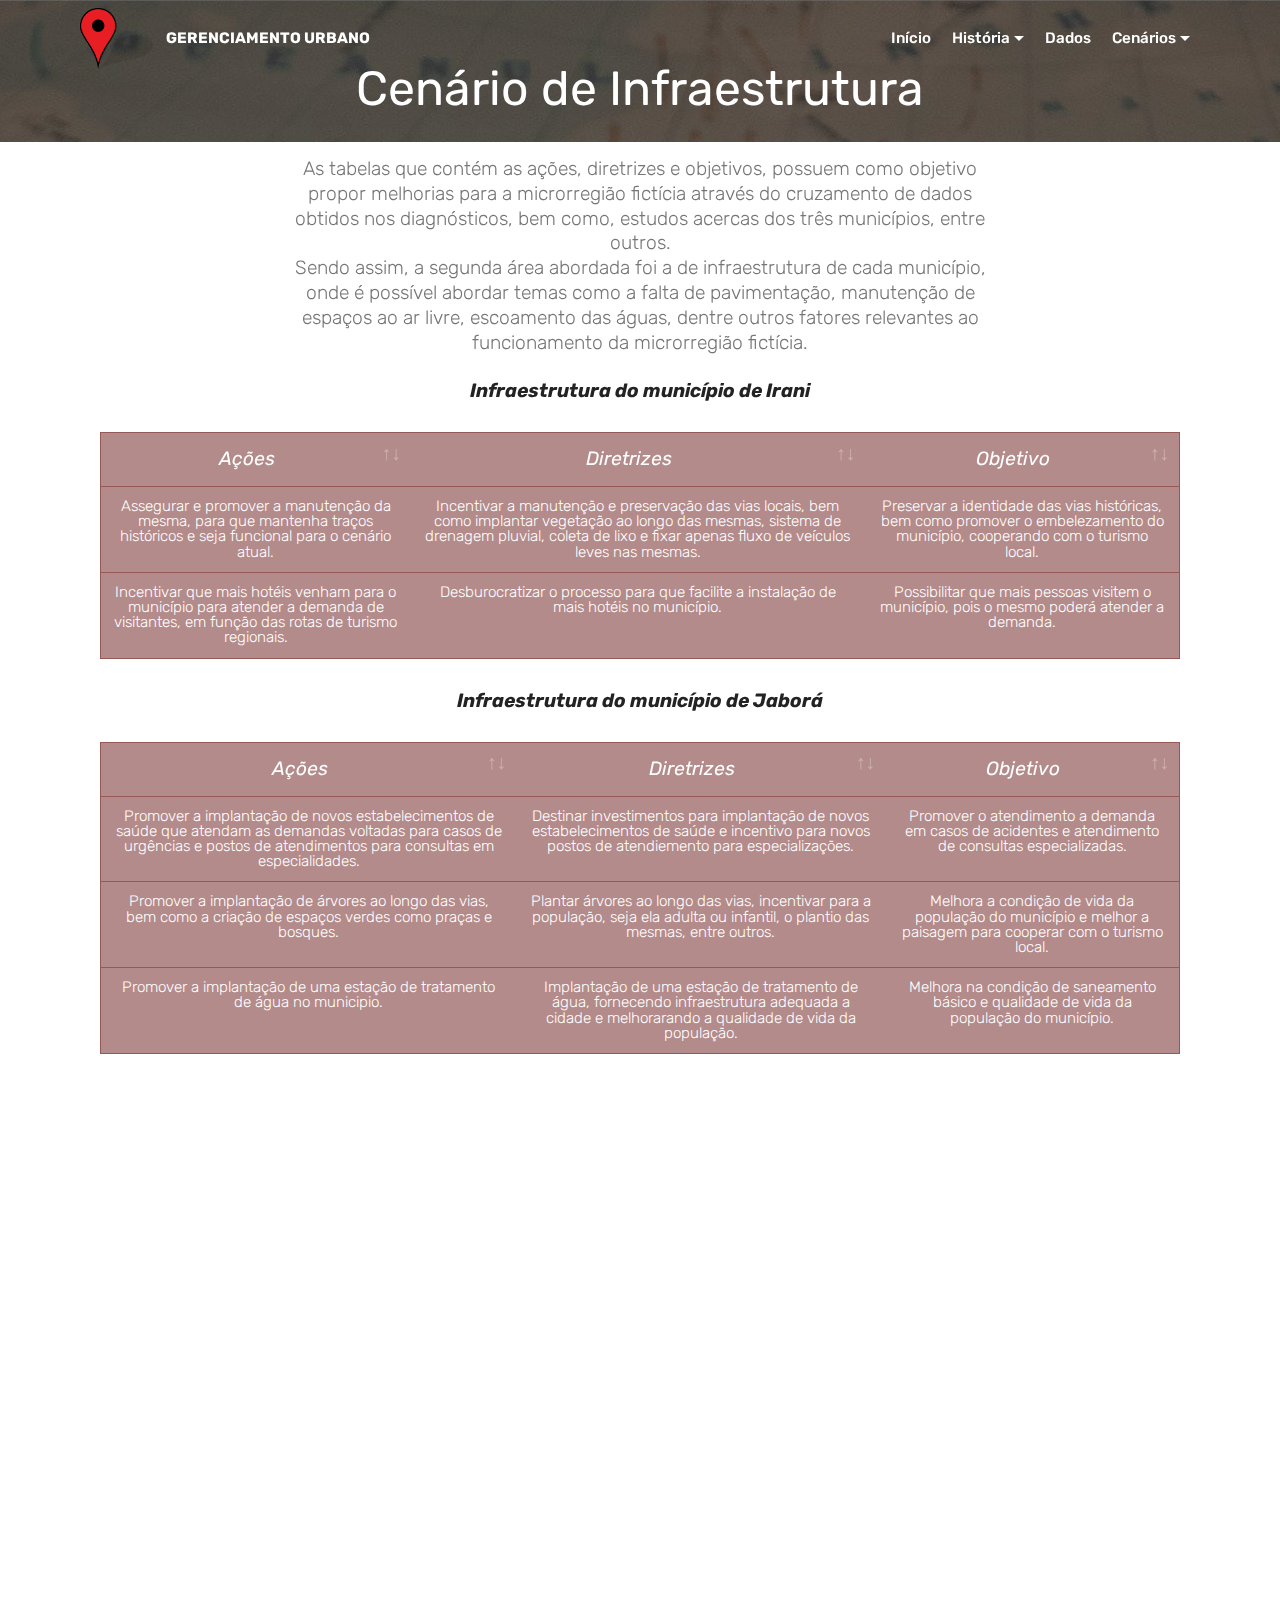
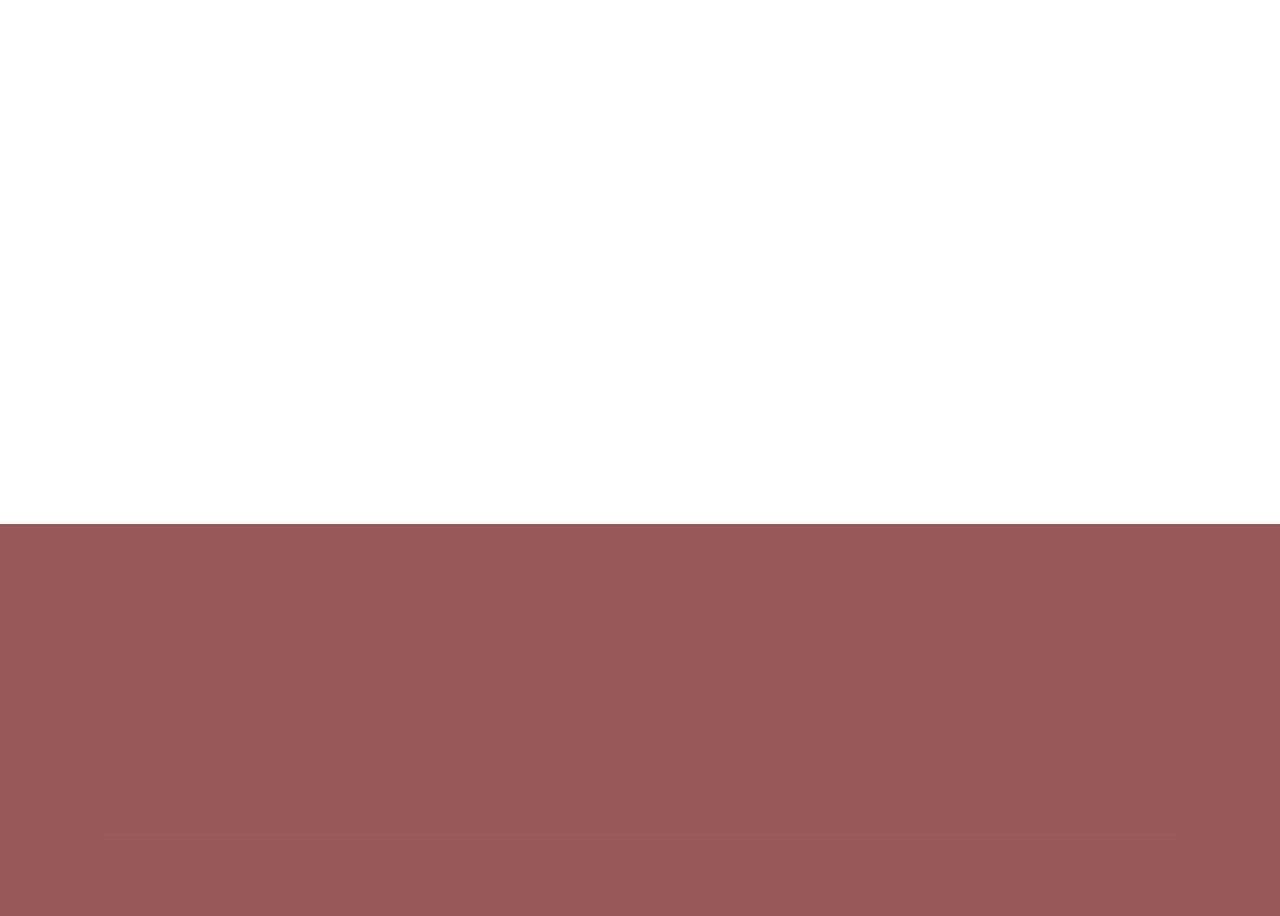
<file: page7.html>
<!DOCTYPE html>
<html  >
<head>
  <!-- Site made with Mobirise Website Builder v4.12.4, https://mobirise.com -->
  <meta charset="UTF-8">
  <meta http-equiv="X-UA-Compatible" content="IE=edge">
  <meta name="generator" content="Mobirise v4.12.4, mobirise.com">
  <meta name="viewport" content="width=device-width, initial-scale=1, minimum-scale=1">
  <link rel="shortcut icon" href="assets/images/mbr-122x101.png" type="image/x-icon">
  <meta name="description" content="Site Generator Description">
  
  
  <title>Cenário de Infraestrutura</title>
  <link rel="stylesheet" href="assets/web/assets/mobirise-icons/mobirise-icons.css">
  <link rel="stylesheet" href="assets/bootstrap/css/bootstrap.min.css">
  <link rel="stylesheet" href="assets/bootstrap/css/bootstrap-grid.min.css">
  <link rel="stylesheet" href="assets/bootstrap/css/bootstrap-reboot.min.css">
  <link rel="stylesheet" href="assets/socicon/css/styles.css">
  <link rel="stylesheet" href="assets/dropdown/css/style.css">
  <link rel="stylesheet" href="assets/tether/tether.min.css">
  <link rel="stylesheet" href="assets/animatecss/animate.min.css">
  <link rel="stylesheet" href="assets/datatables/data-tables.bootstrap4.min.css">
  <link rel="stylesheet" href="assets/theme/css/style.css">
  <link rel="preload" as="style" href="assets/mobirise/css/mbr-additional.css"><link rel="stylesheet" href="assets/mobirise/css/mbr-additional.css" type="text/css">
  
  
  
</head>
<body>
  <section class="menu cid-s0ZydwecNf" once="menu" id="menu2-32">

    

    <nav class="navbar navbar-expand beta-menu navbar-dropdown align-items-center navbar-fixed-top navbar-toggleable-sm bg-color transparent">
        <button class="navbar-toggler navbar-toggler-right" type="button" data-toggle="collapse" data-target="#navbarSupportedContent" aria-controls="navbarSupportedContent" aria-expanded="false" aria-label="Toggle navigation">
            <div class="hamburger">
                <span></span>
                <span></span>
                <span></span>
                <span></span>
            </div>
        </button>
        <div class="menu-logo">
            <div class="navbar-brand">
                <span class="navbar-logo">
                    <a href="index.html">
                        <img src="assets/images/mbr-122x101.png" alt="Mobirise" title="" style="height: 3.8rem;">
                    </a>
                </span>
                <span class="navbar-caption-wrap"><a class="navbar-caption text-white display-4" href="index.html">
                        GERENCIAMENTO URBANO</a></span>
            </div>
        </div>
        <div class="collapse navbar-collapse" id="navbarSupportedContent">
            <ul class="navbar-nav nav-dropdown nav-right" data-app-modern-menu="true"><li class="nav-item"><a class="nav-link link text-white display-4" href="index.html" aria-expanded="false">Início</a></li><li class="nav-item dropdown">
                    <a class="nav-link link dropdown-toggle text-white display-4" href="https://mobirise.co" aria-expanded="true" data-toggle="dropdown-submenu">História</a><div class="dropdown-menu"><a class="dropdown-item text-white display-4" href="page1.html" aria-expanded="false">Irani<br></a><a class="dropdown-item text-white display-4" href="page2.html" aria-expanded="false">Jaborá</a><a class="dropdown-item text-white display-4" href="page3.html" aria-expanded="false">Presidente Castello Branco</a></div>
                </li><li class="nav-item"><a class="nav-link link text-white display-4" href="page4.html#content4-20" aria-expanded="false">Dados</a></li><li class="nav-item dropdown"><a class="nav-link link text-white dropdown-toggle display-4" href="page4.html#content4-20" aria-expanded="false" data-toggle="dropdown-submenu">Cenários</a><div class="dropdown-menu"><a class="text-white dropdown-item display-4" href="page5.html" aria-expanded="false">Referência</a><a class="text-white dropdown-item display-4" href="page6.html" aria-expanded="false">Aspectos físico-naturai</a><a class="text-white dropdown-item display-4" href="page7.html" aria-expanded="false">Infraestrutura</a><a class="text-white dropdown-item display-4" href="page8.html" aria-expanded="false">Economia</a><a class="text-white dropdown-item display-4" href="page9.html" aria-expanded="false">Turismo</a><a class="text-white dropdown-item display-4" href="page10.html" aria-expanded="false">Síntese</a></div></li></ul>
            
        </div>
    </nav>
</section>

<section class="engine"><a href="https://mobirise.info/u">bootstrap responsive templates</a></section><section class="header1 cid-s2MPfiv16R mbr-parallax-background" id="header16-39">

    

    <div class="mbr-overlay" style="opacity: 0.6; background-color: rgb(35, 35, 35);">
    </div>

    <div class="container">
        <div class="row justify-content-md-center">
            <div class="col-md-10 align-center">
                <h1 class="mbr-section-title mbr-bold pb-3 mbr-fonts-style display-2"><span style="font-weight: normal;">Cenário de Infraestrutura</span></h1>
                
                
                
            </div>
        </div>
    </div>

</section>

<section class="mbr-section content4 cid-s2NgvHgm3F" id="content4-44">

    

    <div class="container">
        <div class="media-container-row">
            <div class="title col-12 col-md-8">
                
                <h3 class="mbr-section-subtitle align-center mbr-light mbr-fonts-style display-7">As tabelas que contém as ações, diretrizes e objetivos, possuem como objetivo propor melhorias para a microrregião fictícia através do cruzamento de dados obtidos nos diagnósticos, bem como, estudos acercas dos três municípios, entre outros.<br>Sendo assim, a segunda área abordada foi a de infraestrutura de cada município, onde é possível abordar temas como a falta de pavimentação, manutenção de espaços ao ar livre, escoamento das águas, dentre outros fatores relevantes ao funcionamento da microrregião fictícia.</h3>
                
            </div>
        </div>
    </div>
</section>

<section class="section-table cid-s2NgK7Mv0u" id="table1-46">

  
  
  <div class="container container-table">
      <h2 class="mbr-section-title mbr-fonts-style align-center pb-3 display-7"><strong><em>Infraestrutura do município de Irani</em></strong></h2>
      
      <div class="table-wrapper">
        <div class="container">
          
        </div>

        <div class="container scroll">
          <table class="table" cellspacing="0">
            <thead>
              <tr class="table-heads ">
                  
                  
                  
                  
              <th class="head-item mbr-fonts-style display-7"><span style="font-weight: normal;"><em>Ações</em></span></th><th class="head-item mbr-fonts-style display-7"><span style="font-weight: normal;"><em>Diretrizes</em></span></th><th class="head-item mbr-fonts-style display-7"><span style="font-weight: normal;"><em>Objetivo</em></span></th></tr>
            </thead>

            <tbody>
              
              
              
              
            <tr> 
                
                
                
                
              <td class="body-item mbr-fonts-style display-4">Assegurar e promover a manutenção da mesma, para que mantenha traços históricos e seja funcional para o cenário atual.</td><td class="body-item mbr-fonts-style display-4">Incentivar a manutenção e preservação das vias locais, bem como implantar vegetação ao longo das mesmas, sistema de drenagem pluvial, coleta de lixo e fixar apenas fluxo de veículos leves nas mesmas.</td><td class="body-item mbr-fonts-style display-4">Preservar a identidade das vias históricas, bem como promover o embelezamento do município, cooperando com o turismo local.</td></tr><tr> 
                
                
                
                
              <td class="body-item mbr-fonts-style display-4">Incentivar que mais hotéis venham para o município para atender a demanda de visitantes, em função das rotas de turismo regionais.</td><td class="body-item mbr-fonts-style display-4">Desburocratizar o processo para que facilite a instalação de mais hotéis no município.</td><td class="body-item mbr-fonts-style display-4">Possibilitar que mais pessoas visitem o município, pois o mesmo poderá atender a demanda.</td></tr></tbody>
          </table>
        </div>
        <div class="container table-info-container">
          
        </div>
      </div>
    </div>
</section>

<section class="section-table cid-s2NgKuPjiv" id="table1-47">

  
  
  <div class="container container-table">
      <h2 class="mbr-section-title mbr-fonts-style align-center pb-3 display-7"><strong><em>Infraestrutura do município de Jaborá</em></strong></h2>
      
      <div class="table-wrapper">
        <div class="container">
          
        </div>

        <div class="container scroll">
          <table class="table" cellspacing="0">
            <thead>
              <tr class="table-heads ">
                  
                  
                  
                  
              <th class="head-item mbr-fonts-style display-7"><span style="font-weight: normal;"><em>Ações</em></span></th><th class="head-item mbr-fonts-style display-7"><span style="font-weight: normal;"><em>Diretrizes</em></span></th><th class="head-item mbr-fonts-style display-7"><span style="font-weight: normal;"><em>Objetivo</em></span></th></tr>
            </thead>

            <tbody>
              
              
              
              
            <tr> 
                
                
                
                
              <td class="body-item mbr-fonts-style display-4">Promover a implantação de novos estabelecimentos de saúde que atendam as demandas voltadas para casos de urgências e postos de atendimentos para consultas em especialidades.</td><td class="body-item mbr-fonts-style display-4">Destinar investimentos para implantação de novos estabelecimentos de saúde e incentivo para novos postos de atendiemento para especializações.</td><td class="body-item mbr-fonts-style display-4">Promover o atendimento a demanda em casos de acidentes e atendimento de consultas especializadas.</td></tr><tr> 
                
                
                
                
              <td class="body-item mbr-fonts-style display-4">Promover a implantação de árvores ao longo das vias, bem como a criação de espaços verdes como praças e bosques.</td><td class="body-item mbr-fonts-style display-4">Plantar árvores ao longo das vias, incentivar para a população, seja ela adulta ou infantil, o plantio das mesmas, entre outros.</td><td class="body-item mbr-fonts-style display-4">Melhora a condição de vida da população do município e melhor a paisagem para cooperar com o turismo local.</td></tr><tr> 
                
                
                
                
              <td class="body-item mbr-fonts-style display-4">Promover a implantação de uma estação de tratamento de água no municipio.</td><td class="body-item mbr-fonts-style display-4">Implantação de uma estação de tratamento de água, fornecendo infraestrutura adequada a cidade e melhorarando a qualidade de vida da população.</td><td class="body-item mbr-fonts-style display-4">Melhora na condição de saneamento básico e qualidade de vida da população do município.</td></tr></tbody>
          </table>
        </div>
        <div class="container table-info-container">
          
        </div>
      </div>
    </div>
</section>

<section class="section-table cid-s2NgKXooTX" id="table1-48">

  
  
  <div class="container container-table">
      <h2 class="mbr-section-title mbr-fonts-style align-center pb-3 display-7"><strong><em>Infraestrutura do município de Presidente Castello Branco</em></strong></h2>
      
      <div class="table-wrapper">
        <div class="container">
          
        </div>

        <div class="container scroll">
          <table class="table" cellspacing="0">
            <thead>
              <tr class="table-heads ">
                  
                  
                  
                  
              <th class="head-item mbr-fonts-style display-7"><span style="font-weight: normal;"><em>Ações</em></span></th><th class="head-item mbr-fonts-style display-7"><span style="font-weight: normal;"><em>Diretrizes</em></span></th><th class="head-item mbr-fonts-style display-7"><span style="font-weight: normal;"><em>Objetivo</em></span></th></tr>
            </thead>

            <tbody>
              
              
              
              
            <tr> 
                
                
                
                
              <td class="body-item mbr-fonts-style display-4">Promover a implantação de árvores ao longo das vias, bem como a criação de espaços verdes como praças e bosques.</td><td class="body-item mbr-fonts-style display-4">Plantar árvores ao longo das vias, incentivar para a população, seja ela adulta ou infantil, o plantio das mesmas, entre outros.</td><td class="body-item mbr-fonts-style display-4">Melhora a condição de vida da população do município e melhor a paisagem para cooperar com o turismo local.</td></tr><tr> 
                
                
                
                
              <td class="body-item mbr-fonts-style display-4">Promover um plano para a implantação de pontos destinado a drenagem pluvial, além de promover a presença de áreas permeáveis nos recuos dos terrenos residenciais.</td><td class="body-item mbr-fonts-style display-4">Implatar pontos de drenagem pluvial ao longo das vias. Crias córregos que redirecionem as águas pluviais para áreas verdes e pontos de captação.</td><td class="body-item mbr-fonts-style display-4">Diminuir a ocorrência de enchentes em áreas consideradas planas e pouco permeáveis.</td></tr></tbody>
          </table>
        </div>
        <div class="container table-info-container">
          
        </div>
      </div>
    </div>
</section>

<section class="mbr-section content4 cid-s2NgM0Made" id="content4-49">

    

    <div class="container">
        <div class="media-container-row">
            <div class="title col-12 col-md-8">
                
                <h3 class="mbr-section-subtitle align-center mbr-light mbr-fonts-style display-7">&nbsp;<em><strong>Análise:</strong></em>&nbsp;Já para as ações da área de infraestrutura, há a predominância por
<br><div>propostas que ampliem e melhorem o cenário atual, bem como a
</div><div>implantação de rede hoteleira, arborização viária, estações de tratamento
</div><div>de água e esgoto, implantação de áreas verdes, contribuindo assim com a
</div><div>drenagem pluvial e com o embelezamento da cidade, aumentando o turismo
</div><div>local, além de manter as vias revestidas em paralelepipedo intactas, apenas colaborando com a manutenção, já que a mesma oferece diversos benefícios para a microrregião fictícia.</div></h3>
                
            </div>
        </div>
    </div>
</section>

<section class="mbr-section content4 cid-s2NgV6bYnU" id="content4-4a">

    

    <div class="container">
        <div class="media-container-row">
            <div class="title col-12 col-md-8">
                <h2 class="align-center pb-3 mbr-fonts-style display-5"><em><strong>
                    Cenário de Infraestrutura</strong></em></h2>
                <h3 class="mbr-section-subtitle align-center mbr-light mbr-fonts-style display-4">
                    Cenário <em>(figura 01)</em> baseado nas ações, diretrizes e objetivos listados acima.</h3>
                
            </div>
        </div>
    </div>
</section>

<section class="cid-s2NgVnYNws" id="image1-4b">

    

    <figure class="mbr-figure container">
        <div class="image-block" style="width: 60%;">
            <img src="assets/images/mapa-de-infraestrutura-949x619.png" width="1400" alt="Figura 01: Mapa de Infraestrutura." title="Figura 01: Cenário de Infraestrutura.   Fonte: Acervo Pessoal, 2020.">
            
        </div>
    </figure>
</section>

<section class="cid-s2NgWhojZX" id="footer1-4c">

    

    

    <div class="container">
        <div class="media-container-row content text-white">
            <div class="col-12 col-md-3">
                <div class="media-wrap">
                    <a href="https://mobirise.co/">
                        <img src="assets/images/mbr-122x101.png" alt="Mobirise" title="">
                    </a>
                </div>
            </div>
            <div class="col-12 col-md-3 mbr-fonts-style display-4">
                <h5 class="pb-3">FACC - Faculdade Concórdia</h5>
                <p class="mbr-text">Curso de Bacharelado em Arquitetura e Urbanismo<br><br>Turma AU 89 - 2020<br><br>Professor: Thiago Lanziotti<br>(thiago.lanziotti@gmail.com)</p>
            </div>
            <div class="col-12 col-md-3 mbr-fonts-style display-4">
                <h5 class="pb-3">
                    Acadêmicos:</h5>
                <p class="mbr-text">Arthur Zandonai Johann<br><br>Caroline Fernanda Magro<br><br>Cauane Costa Lazzarotti<br><br>Milena Colasso<br><br>Tiago da Motta Rodrigues</p>
            </div>
            <div class="col-12 col-md-3 mbr-fonts-style display-4">
                <h5 class="pb-3">Contatos:</h5>
                <p class="mbr-text">arthur.zandonai.johann@gmail.com<br><br>  carolmagro2008@hotmail.com <br></p><p><br>cauaneclaz@hotmail.com&nbsp;<br><br></p><p>milenacolasso@hotmail.com<br>&nbsp;</p><p>tiagoarquiteturaeurb@gmail.com</p>
            </div>
        </div>
        <div class="footer-lower">
            <div class="media-container-row">
                <div class="col-sm-12">
                    <hr>
                </div>
            </div>
            <div class="media-container-row mbr-white">
                <div class="col-sm-6 copyright">
                    <p class="mbr-text mbr-fonts-style display-4">
                        ©Copyright 2020 Johann A., Magro C., Lazzarotti C., Colasso M. e Motta T. - Todos os direitos reservados
                    </p>
                </div>
                <div class="col-md-6">
                    
                </div>
            </div>
        </div>
    </div>
</section>


  <script src="assets/web/assets/jquery/jquery.min.js"></script>
  <script src="assets/popper/popper.min.js"></script>
  <script src="assets/bootstrap/js/bootstrap.min.js"></script>
  <script src="assets/smoothscroll/smooth-scroll.js"></script>
  <script src="assets/dropdown/js/nav-dropdown.js"></script>
  <script src="assets/dropdown/js/navbar-dropdown.js"></script>
  <script src="assets/tether/tether.min.js"></script>
  <script src="assets/viewportchecker/jquery.viewportchecker.js"></script>
  <script src="assets/parallax/jarallax.min.js"></script>
  <script src="assets/datatables/jquery.data-tables.min.js"></script>
  <script src="assets/datatables/data-tables.bootstrap4.min.js"></script>
  <script src="assets/touchswipe/jquery.touch-swipe.min.js"></script>
  <script src="assets/theme/js/script.js"></script>
  
  
  <input name="animation" type="hidden">
  </body>
</html>
</file>
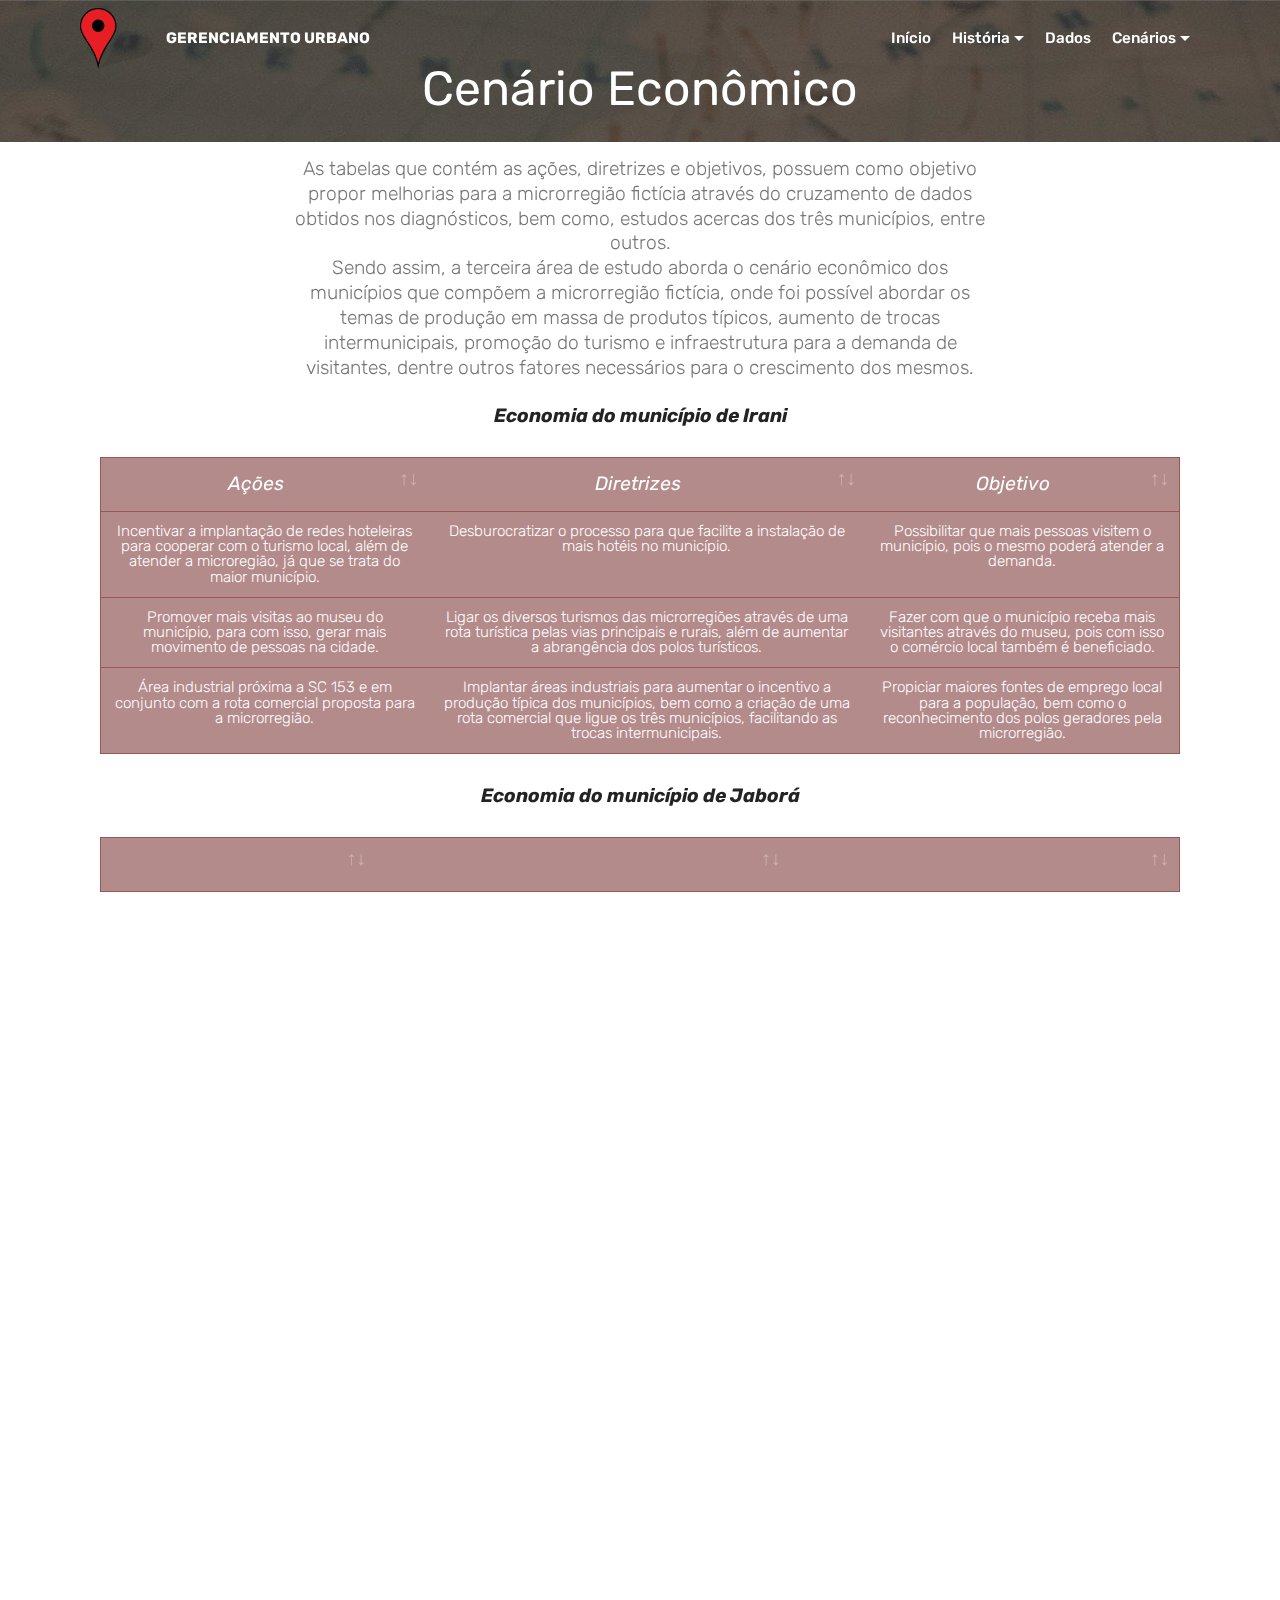
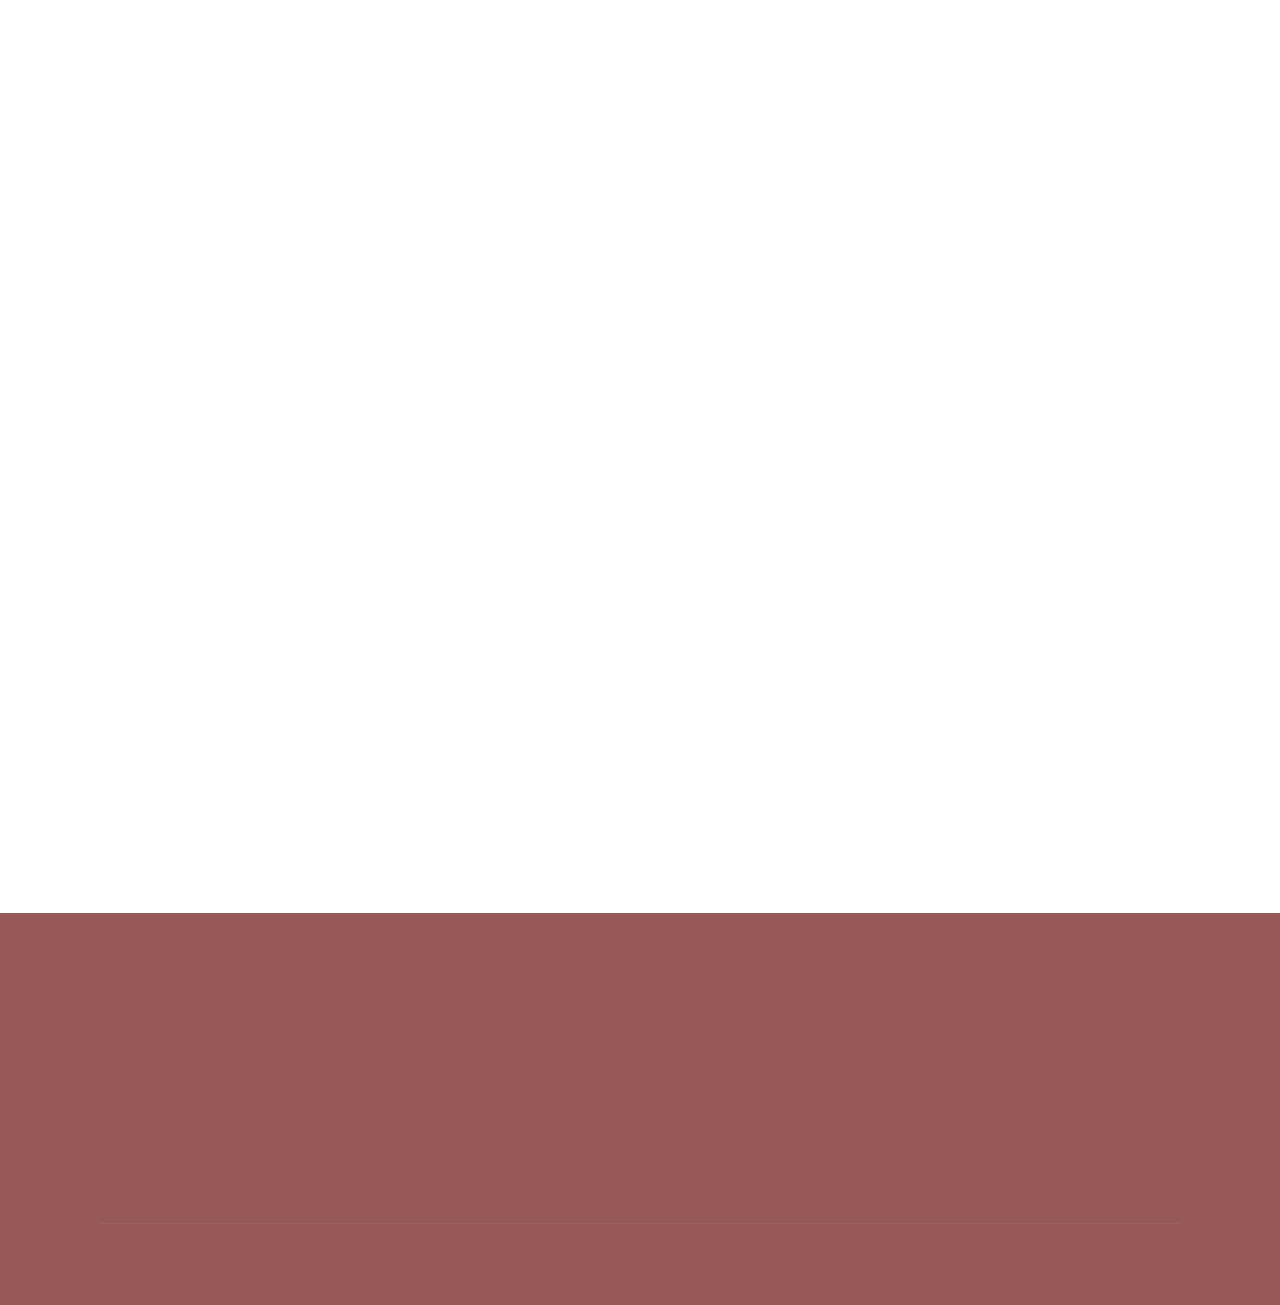
<file: page8.html>
<!DOCTYPE html>
<html  >
<head>
  <!-- Site made with Mobirise Website Builder v4.12.4, https://mobirise.com -->
  <meta charset="UTF-8">
  <meta http-equiv="X-UA-Compatible" content="IE=edge">
  <meta name="generator" content="Mobirise v4.12.4, mobirise.com">
  <meta name="viewport" content="width=device-width, initial-scale=1, minimum-scale=1">
  <link rel="shortcut icon" href="assets/images/mbr-122x101.png" type="image/x-icon">
  <meta name="description" content="Web Site Builder Description">
  
  
  <title>Cenário Econômico</title>
  <link rel="stylesheet" href="assets/web/assets/mobirise-icons/mobirise-icons.css">
  <link rel="stylesheet" href="assets/bootstrap/css/bootstrap.min.css">
  <link rel="stylesheet" href="assets/bootstrap/css/bootstrap-grid.min.css">
  <link rel="stylesheet" href="assets/bootstrap/css/bootstrap-reboot.min.css">
  <link rel="stylesheet" href="assets/socicon/css/styles.css">
  <link rel="stylesheet" href="assets/dropdown/css/style.css">
  <link rel="stylesheet" href="assets/tether/tether.min.css">
  <link rel="stylesheet" href="assets/animatecss/animate.min.css">
  <link rel="stylesheet" href="assets/datatables/data-tables.bootstrap4.min.css">
  <link rel="stylesheet" href="assets/theme/css/style.css">
  <link rel="preload" as="style" href="assets/mobirise/css/mbr-additional.css"><link rel="stylesheet" href="assets/mobirise/css/mbr-additional.css" type="text/css">
  
  
  
</head>
<body>
  <section class="menu cid-s0ZydwecNf" once="menu" id="menu2-33">

    

    <nav class="navbar navbar-expand beta-menu navbar-dropdown align-items-center navbar-fixed-top navbar-toggleable-sm bg-color transparent">
        <button class="navbar-toggler navbar-toggler-right" type="button" data-toggle="collapse" data-target="#navbarSupportedContent" aria-controls="navbarSupportedContent" aria-expanded="false" aria-label="Toggle navigation">
            <div class="hamburger">
                <span></span>
                <span></span>
                <span></span>
                <span></span>
            </div>
        </button>
        <div class="menu-logo">
            <div class="navbar-brand">
                <span class="navbar-logo">
                    <a href="index.html">
                        <img src="assets/images/mbr-122x101.png" alt="Mobirise" title="" style="height: 3.8rem;">
                    </a>
                </span>
                <span class="navbar-caption-wrap"><a class="navbar-caption text-white display-4" href="index.html">
                        GERENCIAMENTO URBANO</a></span>
            </div>
        </div>
        <div class="collapse navbar-collapse" id="navbarSupportedContent">
            <ul class="navbar-nav nav-dropdown nav-right" data-app-modern-menu="true"><li class="nav-item"><a class="nav-link link text-white display-4" href="index.html" aria-expanded="false">Início</a></li><li class="nav-item dropdown">
                    <a class="nav-link link dropdown-toggle text-white display-4" href="https://mobirise.co" aria-expanded="true" data-toggle="dropdown-submenu">História</a><div class="dropdown-menu"><a class="dropdown-item text-white display-4" href="page1.html" aria-expanded="false">Irani<br></a><a class="dropdown-item text-white display-4" href="page2.html" aria-expanded="false">Jaborá</a><a class="dropdown-item text-white display-4" href="page3.html" aria-expanded="false">Presidente Castello Branco</a></div>
                </li><li class="nav-item"><a class="nav-link link text-white display-4" href="page4.html#content4-20" aria-expanded="false">Dados</a></li><li class="nav-item dropdown"><a class="nav-link link text-white dropdown-toggle display-4" href="page4.html#content4-20" aria-expanded="false" data-toggle="dropdown-submenu">Cenários</a><div class="dropdown-menu"><a class="text-white dropdown-item display-4" href="page5.html" aria-expanded="false">Referência</a><a class="text-white dropdown-item display-4" href="page6.html" aria-expanded="false">Aspectos físico-naturai</a><a class="text-white dropdown-item display-4" href="page7.html" aria-expanded="false">Infraestrutura</a><a class="text-white dropdown-item display-4" href="page8.html" aria-expanded="false">Economia</a><a class="text-white dropdown-item display-4" href="page9.html" aria-expanded="false">Turismo</a><a class="text-white dropdown-item display-4" href="page10.html" aria-expanded="false">Síntese</a></div></li></ul>
            
        </div>
    </nav>
</section>

<section class="engine"><a href="https://mobirise.info/i">site creation software</a></section><section class="header1 cid-s2MPjNxMxr mbr-parallax-background" id="header16-3a">

    

    <div class="mbr-overlay" style="opacity: 0.6; background-color: rgb(35, 35, 35);">
    </div>

    <div class="container">
        <div class="row justify-content-md-center">
            <div class="col-md-10 align-center">
                <h1 class="mbr-section-title mbr-bold pb-3 mbr-fonts-style display-2"><span style="font-weight: normal;">Cenário Econômico</span></h1>
                
                
                
            </div>
        </div>
    </div>

</section>

<section class="mbr-section content4 cid-s2Qbc8HjhS" id="content4-4d">

    

    <div class="container">
        <div class="media-container-row">
            <div class="title col-12 col-md-8">
                
                <h3 class="mbr-section-subtitle align-center mbr-light mbr-fonts-style display-7">As tabelas que contém as ações, diretrizes e objetivos, possuem como objetivo propor melhorias para a microrregião fictícia através do cruzamento de dados obtidos nos diagnósticos, bem como, estudos acercas dos três municípios, entre outros.<br>Sendo assim, a terceira área de estudo aborda o cenário econômico dos municípios que compõem a microrregião fictícia, onde foi possível abordar os temas de produção em massa de produtos típicos, aumento de trocas intermunicipais, promoção do turismo e infraestrutura para a demanda de visitantes, dentre outros fatores necessários para o crescimento dos mesmos.</h3>
                
            </div>
        </div>
    </div>
</section>

<section class="section-table cid-s2QbcXKk8K" id="table1-4e">

  
  
  <div class="container container-table">
      <h2 class="mbr-section-title mbr-fonts-style align-center pb-3 display-7"><strong><em>Economia do município de Irani</em></strong></h2>
      
      <div class="table-wrapper">
        <div class="container">
          
        </div>

        <div class="container scroll">
          <table class="table" cellspacing="0">
            <thead>
              <tr class="table-heads ">
                  
                  
                  
                  
              <th class="head-item mbr-fonts-style display-7"><span style="font-weight: normal;"><em>Ações</em></span></th><th class="head-item mbr-fonts-style display-7"><span style="font-weight: normal;"><em>Diretrizes</em></span></th><th class="head-item mbr-fonts-style display-7"><span style="font-weight: normal;"><em>Objetivo</em></span></th></tr>
            </thead>

            <tbody>
              
              
              
              
            <tr> 
                
                
                
                
              <td class="body-item mbr-fonts-style display-4">Incentivar a implantação de redes hoteleiras para cooperar com o turismo local, além de atender a microregião, já que se trata do maior município.</td><td class="body-item mbr-fonts-style display-4">Desburocratizar o processo para que facilite a instalação de mais hotéis no município.</td><td class="body-item mbr-fonts-style display-4">Possibilitar que mais pessoas visitem o município, pois o mesmo poderá atender a demanda.</td></tr><tr> 
                
                
                
                
              <td class="body-item mbr-fonts-style display-4">Promover mais visitas ao museu do município, para com isso, gerar mais movimento de pessoas na cidade.</td><td class="body-item mbr-fonts-style display-4">Ligar os diversos turismos das microrregiões através de uma rota turística pelas vias principais e rurais, além de aumentar a abrangência dos polos turísticos.</td><td class="body-item mbr-fonts-style display-4">Fazer com que o município receba mais visitantes através do museu, pois com isso o comércio local também é beneficiado.</td></tr><tr> 
                
                
                
                
              <td class="body-item mbr-fonts-style display-4">Área industrial próxima a SC 153 e em conjunto com a rota comercial proposta para a microrregião.</td><td class="body-item mbr-fonts-style display-4">Implantar áreas industriais para aumentar o incentivo a produção típica dos municípios, bem como a criação de uma rota comercial que ligue os três municípios, facilitando as trocas intermunicipais.</td><td class="body-item mbr-fonts-style display-4">Propiciar maiores fontes de emprego local para a população, bem como o reconhecimento dos polos geradores pela microrregião.</td></tr></tbody>
          </table>
        </div>
        <div class="container table-info-container">
          
        </div>
      </div>
    </div>
</section>

<section class="section-table cid-s2Qbdw2ljZ" id="table1-4f">

  
  
  <div class="container container-table">
      <h2 class="mbr-section-title mbr-fonts-style align-center pb-3 display-7"><strong><em>Economia do município de Jaborá</em></strong></h2>
      
      <div class="table-wrapper">
        <div class="container">
          
        </div>

        <div class="container scroll">
          <table class="table" cellspacing="0">
            <thead>
              <tr class="table-heads ">
                  
                  
                  
                  
              <th class="head-item mbr-fonts-style display-7"><span style="font-weight: normal;"><em>Ações</em></span></th><th class="head-item mbr-fonts-style display-7"><span style="font-weight: normal;"><em>Diretrizes</em></span></th><th class="head-item mbr-fonts-style display-7"><span style="font-weight: normal;"><em>Objetivo</em></span></th></tr>
            </thead>

            <tbody>
              
              
              
              
            <tr> 
                
                
                
                
              <td class="body-item mbr-fonts-style display-4">Destacar o municipio como fonte de produção de erva mate, incentivando os investimentos nesse ramo.</td><td class="body-item mbr-fonts-style display-4">Implantação de empresas de produção da erva mate; Promoção de eventos relacionados a cultura gaúcha e ao chimarrão (Festa do Chimarrão); Implantar revendas de erva mate no caminho do turismo rural da microrregião.</td><td class="body-item mbr-fonts-style display-4">Promover o crescimento do municipio e desenvolvimento economico do municipio integrando o mesmo a microrregião focando na produção e comercialização de erva mate.</td></tr><tr> 
                
                
                
                
              <td class="body-item mbr-fonts-style display-4">Destacar o municipio como produtor de uva, incentivando os investimentos nesse ramo.</td><td class="body-item mbr-fonts-style display-4">Implantação de produtores de uva; Promoção de eventos relacionados a produção de uva; Implantação de revendas de uva no caminho do turismo rural da microrregião.</td><td class="body-item mbr-fonts-style display-4">Promover o crescimento do municipio e desenvolvimento economico do municipio integrando o mesmo a microrregião focando na produção e comercialização de erva mate.</td></tr><tr> 
                
                
                
                
              <td class="body-item mbr-fonts-style display-4">Promover a valorização da cultura e origens da colonização do municipio e da microrregião</td><td class="body-item mbr-fonts-style display-4">Implantação e renovação dos espaços utilizados para rodeios; Promoção dos eventos voltados para cultura dos rodeios e chimarrão.</td><td class="body-item mbr-fonts-style display-4">Promover a valorização da cultura gaúcha que está relacionada a colonização do municipio, por meio do estimulo das atividades que já são realizadas no muncipio, fornecendo infraestrura.</td></tr><tr> 
                
                
                
                
              <td class="body-item mbr-fonts-style display-4">Destacar o municipio como produtor de leite, incentivando os investimentos nesse ramo.</td><td class="body-item mbr-fonts-style display-4">Implantação de produtores de leite, fornecendo infraestrutura adequada para criação do leite e produção de derivados como o queijo, e realizar a comercialização dos mesmos.</td><td class="body-item mbr-fonts-style display-4">Promover o crescimento do municipio e desenvolvimento economico do municipio integrando o mesmo a microrregião focando na produção e comercialização do leite.</td></tr><tr> 
                
                
                
                
              <td class="body-item mbr-fonts-style display-4">Estimular a implantação de empresas/industrias que gerem novos empregos que incentivem a permanência dos funcionários no municipio.</td><td class="body-item mbr-fonts-style display-4">Implantação de microempresas e pequenas empresas, gerando empregos a população regional e movimentando a economia baseada na principal fonte de renda que é a erva mate.</td><td class="body-item mbr-fonts-style display-4">Promover a expectativa de crescimento da população e da microrregião, destacando a importância de pequenas e microempresas para a população regional focando no principal ponto da economia do municipio.</td></tr></tbody>
          </table>
        </div>
        <div class="container table-info-container">
          
        </div>
      </div>
    </div>
</section>

<section class="section-table cid-s2QbdBR1FA" id="table1-4g">

  
  
  <div class="container container-table">
      <h2 class="mbr-section-title mbr-fonts-style align-center pb-3 display-7"><strong><em>
          Economia do município de Presidente Castello Branco</em></strong></h2>
      
      <div class="table-wrapper">
        <div class="container">
          
        </div>

        <div class="container scroll">
          <table class="table" cellspacing="0">
            <thead>
              <tr class="table-heads ">
                  
                  
                  
                  
              <th class="head-item mbr-fonts-style display-7"><span style="font-weight: normal;"><em>Ações</em></span></th><th class="head-item mbr-fonts-style display-7"><span style="font-weight: normal;"><em>Diretrizes</em></span></th><th class="head-item mbr-fonts-style display-7"><span style="font-weight: normal;"><em>Objetivo</em></span></th></tr>
            </thead>

            <tbody>
              
              
              
              
            <tr> 
                
                
                
                
              <td class="body-item mbr-fonts-style display-4">Destacar o município como fonte na produção de milho, incentivando investimentos na área.</td><td class="body-item mbr-fonts-style display-4">Implantar fábricas ligadadas a promoção de milho, além de promover eventos e festas típicas com o produto, bem como exposição de alimentos, entre outros.</td><td class="body-item mbr-fonts-style display-4">Concentrar a aumentar a importância do município em relação as outras regiões, além de alavancar o cenário economico do mesmo.</td></tr><tr> 
                
                
                
                
              <td class="body-item mbr-fonts-style display-4">Alavancar as trocas comerciais entre os municípios com diferentes fontes de produção, além de criar sentidos únicos na distribuição.</td><td class="body-item mbr-fonts-style display-4">Implantar uma rota única, voltada para comerciantes e para a distribuição de produtos típicos dos municípios, cooperando com a rapidez e facilidade para entrega.</td><td class="body-item mbr-fonts-style display-4">Facilitar a distribuição e comercialização de produtos típicos dos municípios, bem como a ligação entre eles.</td></tr><tr> 
                
                
                
                
              <td class="body-item mbr-fonts-style display-4">Promoção do uso e modernização de atividades ja existentess, bem como ampliação para atender diversas faixas etárias.</td><td class="body-item mbr-fonts-style display-4">Ampliar o ambienete destinado as atividades existentes no município, bem como, facilitar o acessos da população aos locais, ligando o mesmo as rotas de turismo propostas.</td><td class="body-item mbr-fonts-style display-4">Aumentar a economia do município através de atividades naturais.</td></tr></tbody>
          </table>
        </div>
        <div class="container table-info-container">
          
        </div>
      </div>
    </div>
</section>

<section class="mbr-section content4 cid-s2Qbf9ptwy" id="content4-4h">

    

    <div class="container">
        <div class="media-container-row">
            <div class="title col-12 col-md-8">
                
                <h3 class="mbr-section-subtitle align-center mbr-light mbr-fonts-style display-7">&nbsp;<em><strong>Análise:</strong></em>&nbsp;Já para as ações da área de
 economia, há inúmeras propostas, já&nbsp;<div>que os municípios da microrregião
&nbsp;<span style="font-size: 1.2rem;">fictícia contam com grande demanda de&nbsp;</span></div><div>produtos típicos, bem como uva, erva
&nbsp;<span style="font-size: 1.2rem;">mate, milho, entre outras plantações&nbsp;</span></div><div>propícias para o clima vigente.
&nbsp;</div><div><span style="font-size: 1.2rem;">Além disso, é possível constatar&nbsp;</span><span style="font-size: 1.2rem;">que com o aumento da produção, seja&nbsp;</span><span style="font-size: 1.2rem;">necessária a implantação de uma rota&nbsp;</span><span style="font-size: 1.2rem;">comercial para promover as trocas&nbsp;</span></div><div>intermunicipais.
&nbsp;</div><div><span style="font-size: 1.2rem;">Sendo assim, faz-se necessária a&nbsp;</span><span style="font-size: 1.2rem;">implantação de redes hoteleiras que&nbsp;</span><span style="font-size: 1.2rem;">comportem o fluxo de pessoas,&nbsp;</span><span style="font-size: 1.2rem;">visitantes e funcionários vindos de&nbsp;</span><span style="font-size: 1.2rem;">outras regiões, aumentando o&nbsp;</span><span style="font-size: 1.2rem;">reconhecimento proposto pelas&nbsp;</span><span style="font-size: 1.2rem;">lavouras.</span></div></h3>
                
            </div>
        </div>
    </div>
</section>

<section class="mbr-section content4 cid-s2QbgnsJbX" id="content4-4i">

    

    <div class="container">
        <div class="media-container-row">
            <div class="title col-12 col-md-8">
                <h2 class="align-center pb-3 mbr-fonts-style display-5"><em><strong>
                    Cenário Econômico</strong></em></h2>
                <h3 class="mbr-section-subtitle align-center mbr-light mbr-fonts-style display-4">
                    Cenário<em> (figura 01)</em> baseado nas ações, diretrizes e objetivos litados acima.</h3>
                
            </div>
        </div>
    </div>
</section>

<section class="cid-s2QbgKizJf" id="image1-4j">

    

    <figure class="mbr-figure container">
        <div class="image-block" style="width: 60%;">
            <img src="assets/images/mapa-de-economia-986x624.png" width="1400" alt="Figura 01: Mapa de Economia." title="Figura 01: Cenário Econômico.   Fonte: Acervo Pessoal, 2020.">
            
        </div>
    </figure>
</section>

<section class="cid-s2QbhYq0SU" id="footer1-4k">

    

    

    <div class="container">
        <div class="media-container-row content text-white">
            <div class="col-12 col-md-3">
                <div class="media-wrap">
                    <a href="https://mobirise.co/">
                        <img src="assets/images/mbr-122x101.png" alt="Mobirise" title="">
                    </a>
                </div>
            </div>
            <div class="col-12 col-md-3 mbr-fonts-style display-4">
                <h5 class="pb-3">FACC - Faculdade Concórdia</h5>
                <p class="mbr-text">Curso de Bacharelado em Arquitetura e Urbanismo<br><br>Turma AU 89 - 2020<br><br>Professor: Thiago Lanziotti<br>(thiago.lanziotti@gmail.com)</p>
            </div>
            <div class="col-12 col-md-3 mbr-fonts-style display-4">
                <h5 class="pb-3">
                    Acadêmicos:</h5>
                <p class="mbr-text">Arthur Zandonai Johann<br><br>Caroline Fernanda Magro<br><br>Cauane Costa Lazzarotti<br><br>Milena Colasso<br><br>Tiago da Motta Rodrigues</p>
            </div>
            <div class="col-12 col-md-3 mbr-fonts-style display-4">
                <h5 class="pb-3">Contatos:</h5>
                <p class="mbr-text">arthur.zandonai.johann@gmail.com<br><br>  carolmagro2008@hotmail.com <br></p><p><br>cauaneclaz@hotmail.com&nbsp;<br><br></p><p>milenacolasso@hotmail.com<br>&nbsp;</p><p>tiagoarquiteturaeurb@gmail.com</p>
            </div>
        </div>
        <div class="footer-lower">
            <div class="media-container-row">
                <div class="col-sm-12">
                    <hr>
                </div>
            </div>
            <div class="media-container-row mbr-white">
                <div class="col-sm-6 copyright">
                    <p class="mbr-text mbr-fonts-style display-4">
                        ©Copyright 2020 Johann A., Magro C., Lazzarotti C., Colasso M. e Motta T. - Todos os direitos reservados
                    </p>
                </div>
                <div class="col-md-6">
                    
                </div>
            </div>
        </div>
    </div>
</section>


  <script src="assets/web/assets/jquery/jquery.min.js"></script>
  <script src="assets/popper/popper.min.js"></script>
  <script src="assets/bootstrap/js/bootstrap.min.js"></script>
  <script src="assets/smoothscroll/smooth-scroll.js"></script>
  <script src="assets/dropdown/js/nav-dropdown.js"></script>
  <script src="assets/dropdown/js/navbar-dropdown.js"></script>
  <script src="assets/tether/tether.min.js"></script>
  <script src="assets/viewportchecker/jquery.viewportchecker.js"></script>
  <script src="assets/parallax/jarallax.min.js"></script>
  <script src="assets/datatables/jquery.data-tables.min.js"></script>
  <script src="assets/datatables/data-tables.bootstrap4.min.js"></script>
  <script src="assets/touchswipe/jquery.touch-swipe.min.js"></script>
  <script src="assets/theme/js/script.js"></script>
  
  
  <input name="animation" type="hidden">
  </body>
</html>
</file>
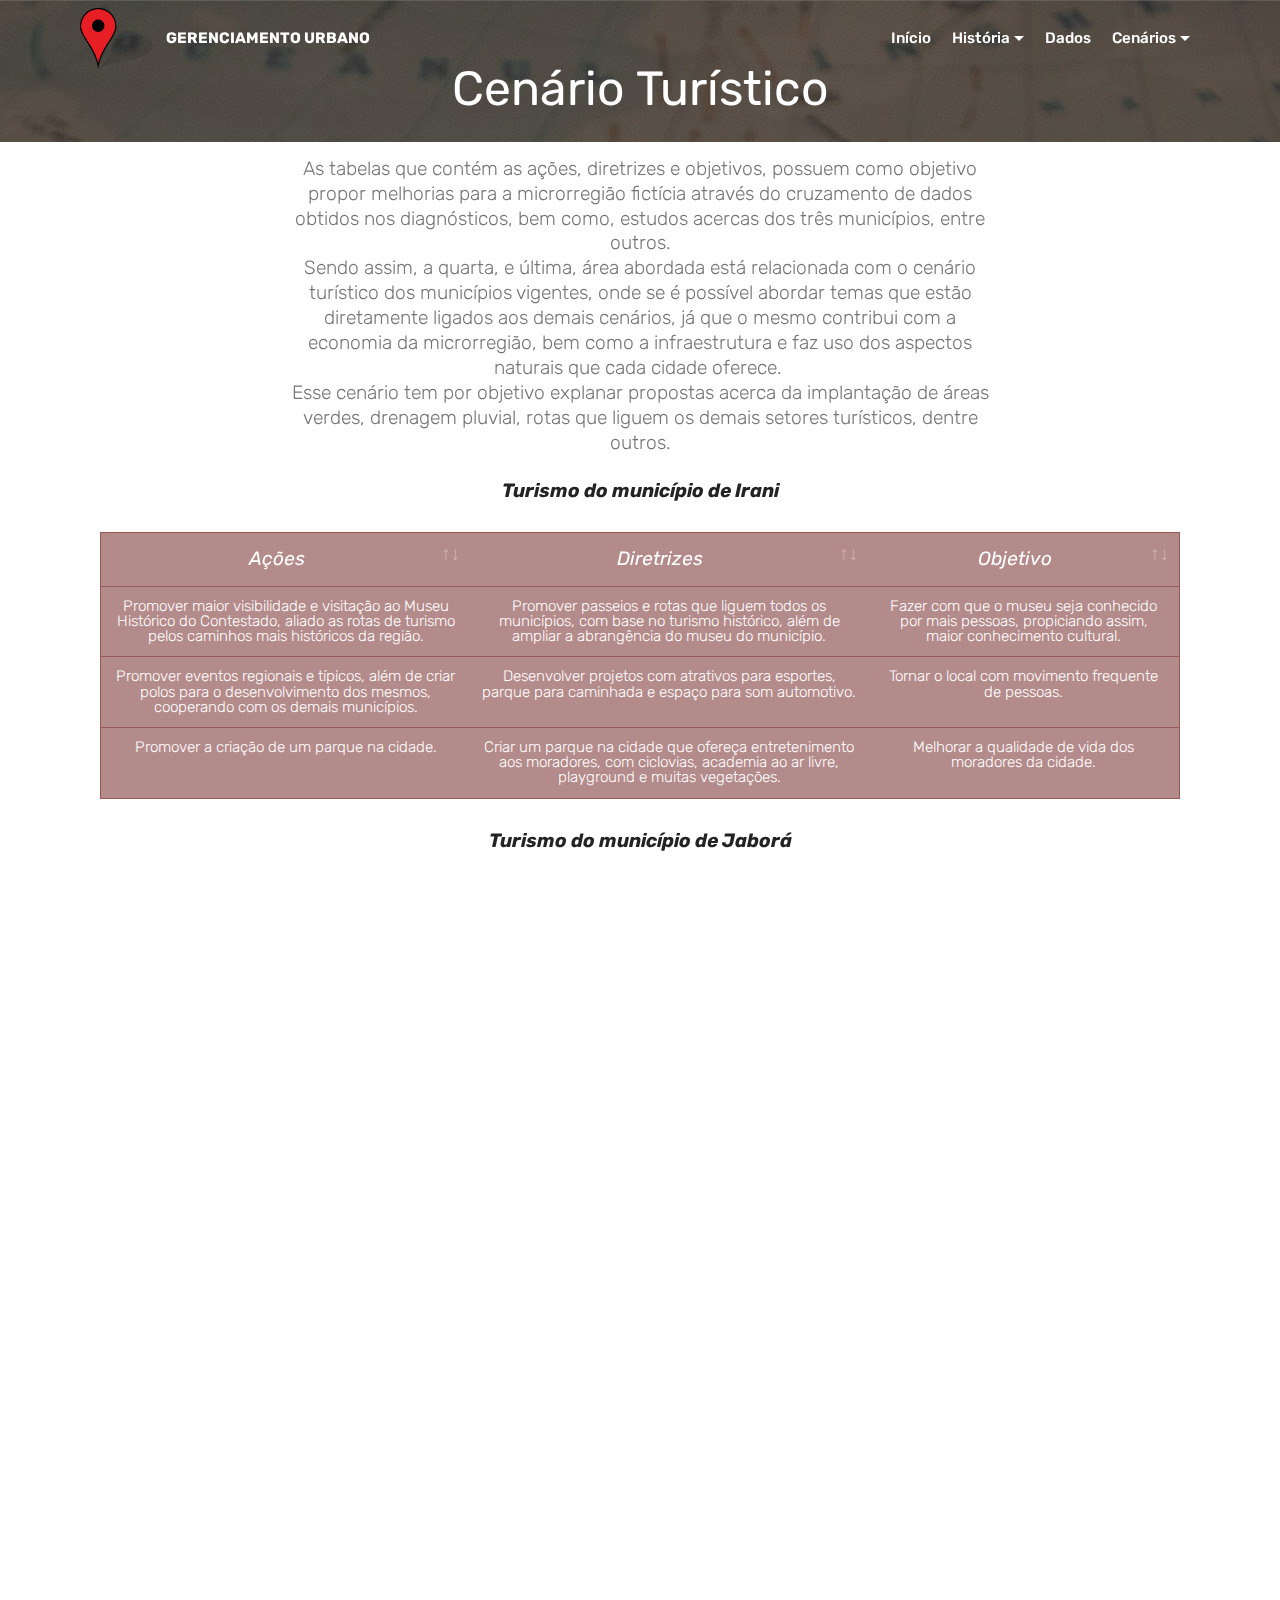
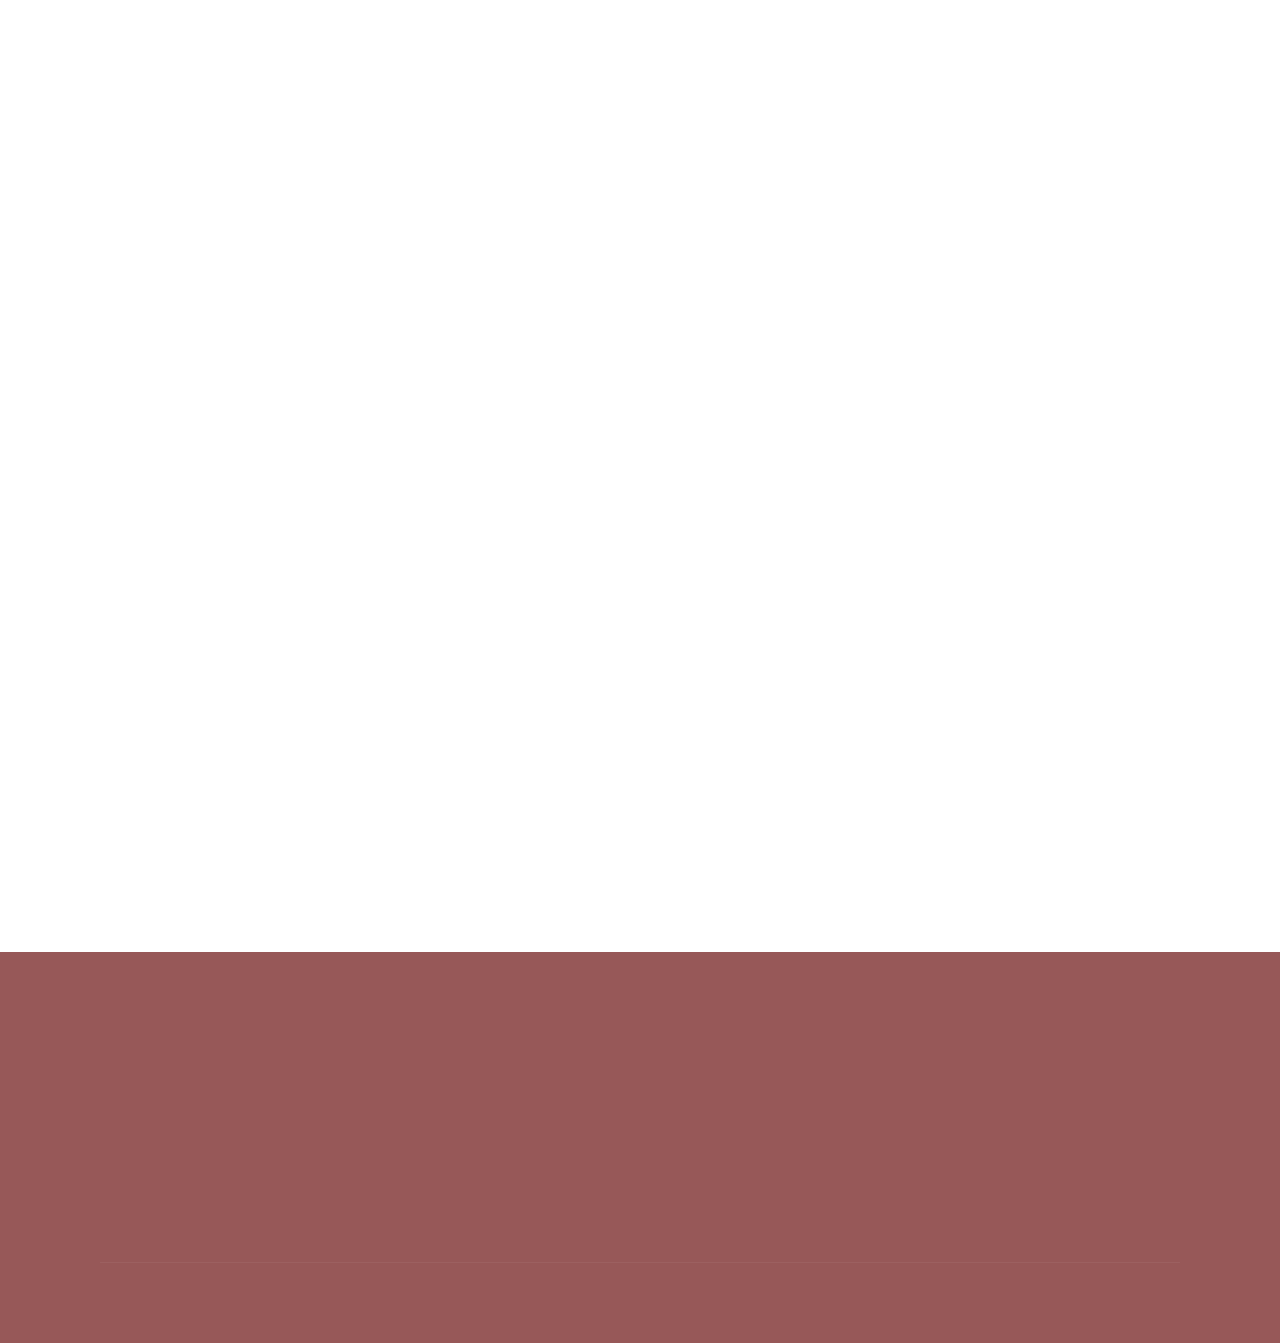
<file: page9.html>
<!DOCTYPE html>
<html  >
<head>
  <!-- Site made with Mobirise Website Builder v4.12.4, https://mobirise.com -->
  <meta charset="UTF-8">
  <meta http-equiv="X-UA-Compatible" content="IE=edge">
  <meta name="generator" content="Mobirise v4.12.4, mobirise.com">
  <meta name="viewport" content="width=device-width, initial-scale=1, minimum-scale=1">
  <link rel="shortcut icon" href="assets/images/mbr-122x101.png" type="image/x-icon">
  <meta name="description" content="Site Creator Description">
  
  
  <title>Cenário Turístico</title>
  <link rel="stylesheet" href="assets/web/assets/mobirise-icons/mobirise-icons.css">
  <link rel="stylesheet" href="assets/bootstrap/css/bootstrap.min.css">
  <link rel="stylesheet" href="assets/bootstrap/css/bootstrap-grid.min.css">
  <link rel="stylesheet" href="assets/bootstrap/css/bootstrap-reboot.min.css">
  <link rel="stylesheet" href="assets/socicon/css/styles.css">
  <link rel="stylesheet" href="assets/dropdown/css/style.css">
  <link rel="stylesheet" href="assets/tether/tether.min.css">
  <link rel="stylesheet" href="assets/animatecss/animate.min.css">
  <link rel="stylesheet" href="assets/datatables/data-tables.bootstrap4.min.css">
  <link rel="stylesheet" href="assets/theme/css/style.css">
  <link rel="preload" as="style" href="assets/mobirise/css/mbr-additional.css"><link rel="stylesheet" href="assets/mobirise/css/mbr-additional.css" type="text/css">
  
  
  
</head>
<body>
  <section class="menu cid-s0ZydwecNf" once="menu" id="menu2-34">

    

    <nav class="navbar navbar-expand beta-menu navbar-dropdown align-items-center navbar-fixed-top navbar-toggleable-sm bg-color transparent">
        <button class="navbar-toggler navbar-toggler-right" type="button" data-toggle="collapse" data-target="#navbarSupportedContent" aria-controls="navbarSupportedContent" aria-expanded="false" aria-label="Toggle navigation">
            <div class="hamburger">
                <span></span>
                <span></span>
                <span></span>
                <span></span>
            </div>
        </button>
        <div class="menu-logo">
            <div class="navbar-brand">
                <span class="navbar-logo">
                    <a href="index.html">
                        <img src="assets/images/mbr-122x101.png" alt="Mobirise" title="" style="height: 3.8rem;">
                    </a>
                </span>
                <span class="navbar-caption-wrap"><a class="navbar-caption text-white display-4" href="index.html">
                        GERENCIAMENTO URBANO</a></span>
            </div>
        </div>
        <div class="collapse navbar-collapse" id="navbarSupportedContent">
            <ul class="navbar-nav nav-dropdown nav-right" data-app-modern-menu="true"><li class="nav-item"><a class="nav-link link text-white display-4" href="index.html" aria-expanded="false">Início</a></li><li class="nav-item dropdown">
                    <a class="nav-link link dropdown-toggle text-white display-4" href="https://mobirise.co" aria-expanded="true" data-toggle="dropdown-submenu">História</a><div class="dropdown-menu"><a class="dropdown-item text-white display-4" href="page1.html" aria-expanded="false">Irani<br></a><a class="dropdown-item text-white display-4" href="page2.html" aria-expanded="false">Jaborá</a><a class="dropdown-item text-white display-4" href="page3.html" aria-expanded="false">Presidente Castello Branco</a></div>
                </li><li class="nav-item"><a class="nav-link link text-white display-4" href="page4.html#content4-20" aria-expanded="false">Dados</a></li><li class="nav-item dropdown"><a class="nav-link link text-white dropdown-toggle display-4" href="page4.html#content4-20" aria-expanded="false" data-toggle="dropdown-submenu">Cenários</a><div class="dropdown-menu"><a class="text-white dropdown-item display-4" href="page5.html" aria-expanded="false">Referência</a><a class="text-white dropdown-item display-4" href="page6.html" aria-expanded="false">Aspectos físico-naturai</a><a class="text-white dropdown-item display-4" href="page7.html" aria-expanded="false">Infraestrutura</a><a class="text-white dropdown-item display-4" href="page8.html" aria-expanded="false">Economia</a><a class="text-white dropdown-item display-4" href="page9.html" aria-expanded="false">Turismo</a><a class="text-white dropdown-item display-4" href="page10.html" aria-expanded="false">Síntese</a></div></li></ul>
            
        </div>
    </nav>
</section>

<section class="engine"><a href="https://mobirise.info/w">free html5 templates</a></section><section class="header1 cid-s2MPnzjpJL mbr-parallax-background" id="header16-3b">

    

    <div class="mbr-overlay" style="opacity: 0.6; background-color: rgb(35, 35, 35);">
    </div>

    <div class="container">
        <div class="row justify-content-md-center">
            <div class="col-md-10 align-center">
                <h1 class="mbr-section-title mbr-bold pb-3 mbr-fonts-style display-2"><span style="font-weight: normal;">Cenário Turístico</span></h1>
                
                
                
            </div>
        </div>
    </div>

</section>

<section class="mbr-section content4 cid-s2QbmajrcN" id="content4-4l">

    

    <div class="container">
        <div class="media-container-row">
            <div class="title col-12 col-md-8">
                
                <h3 class="mbr-section-subtitle align-center mbr-light mbr-fonts-style display-7">As tabelas que contém as ações, diretrizes e objetivos, possuem como objetivo propor melhorias para a microrregião fictícia através do cruzamento de dados obtidos nos diagnósticos, bem como, estudos acercas dos três municípios, entre outros.<br>Sendo assim, a quarta, e última, área abordada está relacionada com o cenário turístico dos municípios vigentes, onde se é possível abordar temas que estão diretamente ligados aos demais cenários, já que o mesmo contribui com a economia da microrregião, bem como a infraestrutura e faz uso dos aspectos naturais que cada cidade oferece.&nbsp;<br>Esse cenário tem por objetivo explanar propostas acerca da implantação de áreas verdes, drenagem pluvial, rotas que liguem os demais setores turísticos, dentre outros.</h3>
                
            </div>
        </div>
    </div>
</section>

<section class="section-table cid-s2QbmumQGe" id="table1-4m">

  
  
  <div class="container container-table">
      <h2 class="mbr-section-title mbr-fonts-style align-center pb-3 display-7"><strong><em>Turismo do município de Irani</em></strong></h2>
      
      <div class="table-wrapper">
        <div class="container">
          
        </div>

        <div class="container scroll">
          <table class="table" cellspacing="0">
            <thead>
              <tr class="table-heads ">
                  
                  
                  
                  
              <th class="head-item mbr-fonts-style display-7"><span style="font-weight: normal;"><em>Ações</em></span></th><th class="head-item mbr-fonts-style display-7"><span style="font-weight: normal;"><em>Diretrizes</em></span></th><th class="head-item mbr-fonts-style display-7"><span style="font-weight: normal;"><em>Objetivo</em></span></th></tr>
            </thead>

            <tbody>
              
              
              
              
            <tr> 
                
                
                
                
              <td class="body-item mbr-fonts-style display-4">Promover maior visibilidade e visitação ao Museu Histórico do Contestado, aliado as rotas de turismo pelos caminhos mais históricos da região.</td><td class="body-item mbr-fonts-style display-4">Promover passeios e rotas que liguem todos os municípios, com base no turismo histórico, além de ampliar a abrangência do museu do município.</td><td class="body-item mbr-fonts-style display-4">Fazer com que o museu seja conhecido por mais pessoas, propiciando assim, maior conhecimento cultural.</td></tr><tr> 
                
                
                
                
              <td class="body-item mbr-fonts-style display-4">Promover eventos regionais e típicos, além de criar polos para o desenvolvimento dos mesmos, cooperando com os demais municípios.</td><td class="body-item mbr-fonts-style display-4">Desenvolver projetos com atrativos para esportes, parque para caminhada e espaço para som automotivo.</td><td class="body-item mbr-fonts-style display-4">Tornar o local com movimento frequente de pessoas.</td></tr><tr> 
                
                
                
                
              <td class="body-item mbr-fonts-style display-4">Promover a criação de um parque na cidade.</td><td class="body-item mbr-fonts-style display-4">Criar um parque na cidade que ofereça entretenimento aos moradores, com ciclovias, academia ao ar livre, playground e muitas vegetações.</td><td class="body-item mbr-fonts-style display-4">Melhorar a qualidade de vida dos moradores da cidade.</td></tr></tbody>
          </table>
        </div>
        <div class="container table-info-container">
          
        </div>
      </div>
    </div>
</section>

<section class="section-table cid-s2QbmAMARv" id="table1-4n">

  
  
  <div class="container container-table">
      <h2 class="mbr-section-title mbr-fonts-style align-center pb-3 display-7"><strong><em>Turismo do município de Jaborá</em></strong></h2>
      
      <div class="table-wrapper">
        <div class="container">
          
        </div>

        <div class="container scroll">
          <table class="table" cellspacing="0">
            <thead>
              <tr class="table-heads ">
                  
                  
                  
                  
              <th class="head-item mbr-fonts-style display-7"><span style="font-weight: normal;"><em>Ações</em></span></th><th class="head-item mbr-fonts-style display-7"><span style="font-weight: normal;"><em>Diretrizes</em></span></th><th class="head-item mbr-fonts-style display-7"><span style="font-weight: normal;"><em>Objetivo</em></span></th></tr>
            </thead>

            <tbody>
              
              
              
              
            <tr> 
                
                
                
                
              <td class="body-item mbr-fonts-style display-4">Promoção do turismo rural, focado na cultura local do municipio e da região.</td><td class="body-item mbr-fonts-style display-4">Proposta de passeios de turismo que passem pelos locais historicos do municipio bem como museus e propriedades que remetem as origens do municipio, baseado na cultura gaúcha.</td><td class="body-item mbr-fonts-style display-4">Promover a cultura do municipio mostrando a importancia de preservar as origens de cada região e desmontrar os aspectos que se mantem durante o passar dos anos.</td></tr><tr> 
                
                
                
                
              <td class="body-item mbr-fonts-style display-4">Destacar o municipio como fonte de produção de erva mate, incentivando os investimentos nesse ramo.</td><td class="body-item mbr-fonts-style display-4">Promoção de eventos relacionados a cultura gaúcha e ao chimarrão (Festa do Chimarrão).</td><td class="body-item mbr-fonts-style display-4">Promover o crescimento do municipio e desenvolvimento economico do municipio integrando o mesmo a microrregião focando na produção e comercialização de erva mate.</td></tr><tr> 
                
                
                
                
              <td class="body-item mbr-fonts-style display-4">Destacar o municipio como produtor de uva, incentivando os investimentos nesse ramo.</td><td class="body-item mbr-fonts-style display-4">Promoção de eventos relacionados a produção de uva.</td><td class="body-item mbr-fonts-style display-4">Promover o crescimento do municipio e desenvolvimento economico do municipio integrando o mesmo a microrregião focando na produção e comercialização de erva mate.</td></tr><tr> 
                
                
                
                
              <td class="body-item mbr-fonts-style display-4">Promover a valorização da cultura e origens da colonização do municipio e da microrregião.</td><td class="body-item mbr-fonts-style display-4">Promoção dos eventos voltados para cultura dos rodeios e chimarrão.</td><td class="body-item mbr-fonts-style display-4">Promover a valorização da cultura gaúcha que está relacionada a colonização do municipio, por meio do estimulo das atividades que já são realizadas no muncipio, fornecendo infraestrura.</td></tr></tbody>
          </table>
        </div>
        <div class="container table-info-container">
          
        </div>
      </div>
    </div>
</section>

<section class="section-table cid-s2QbmJVef8" id="table1-4o">

  
  
  <div class="container container-table">
      <h2 class="mbr-section-title mbr-fonts-style align-center pb-3 display-7"><strong><em>Turismo do município de Presidente Castello Branco</em></strong></h2>
      
      <div class="table-wrapper">
        <div class="container">
          
        </div>

        <div class="container scroll">
          <table class="table" cellspacing="0">
            <thead>
              <tr class="table-heads ">
                  
                  
                  
                  
              <th class="head-item mbr-fonts-style display-7"><span style="font-weight: normal;"><em>Ações</em></span></th><th class="head-item mbr-fonts-style display-7"><span style="font-weight: normal;"><em>Diretrizes</em></span></th><th class="head-item mbr-fonts-style display-7"><span style="font-weight: normal;"><em>Objetivo</em></span></th></tr>
            </thead>

            <tbody>
              
              
              
              
            <tr> 
                
                
                
                
              <td class="body-item mbr-fonts-style display-4">Promoção de passeios que envolvam as propriedades rurais dos municípios da microrregião, dando continuidade a proposta de turismo rural, já que cada um possui suas particularidades em razão da agricultura.</td><td class="body-item mbr-fonts-style display-4">Implantação de rotas que promovam passeios da população em meio as propriedades rurais dos municípios, ligando-as, além de promover o turismo existente.</td><td class="body-item mbr-fonts-style display-4">Ampliar a importância do cenário rural e da agricultura dos pequenos distribuidores, igualando os papeis entre os aglicultores da região.</td></tr><tr> 
                
                
                
                
              <td class="body-item mbr-fonts-style display-4">Ampliar e aprimorar os meios de acesso ao conhecimento histórico, desenvolvendo atividades que cooperem com todas as faixas etárias.</td><td class="body-item mbr-fonts-style display-4">Promover atividades que instiguem a população mais jovem a conhecer a história da região, através de eventos, viagens de estudos, jogos, entre outros.&nbsp;</td><td class="body-item mbr-fonts-style display-4">Ampliar a área de abrangência das atividades histórico-culturais em meio as diversas faixas etárias, promovendo conhecimento para as gerações mais novas e futuras.</td></tr><tr> 
                
                
                
                
              <td class="body-item mbr-fonts-style display-4">Promoção de caminhos que explorem as áreas verdes dos municípios, bem como as áreas rurais e suas beleza, sendo elas riachos, açúdes destinados a pesca, entre outros, aliando assim um único caminho que direcione a população as potencialidades dos três municípios.</td><td class="body-item mbr-fonts-style display-4">Implatar uma rota que ligue e coopere com o turismo rural, fazendo uso do mesmo caminho, e promovendo locais de lazer nos centros urbanos e nas regiões mais periféricas, onde se concentra maior parte das belezas naturais.</td><td class="body-item mbr-fonts-style display-4">Conectar o turismo rural ao ecoturismo, já que, em sua maioria, estão ligereiramente próximos e promovem uma rotatividade nas atividades dos municípios.</td></tr></tbody>
          </table>
        </div>
        <div class="container table-info-container">
          
        </div>
      </div>
    </div>
</section>

<section class="mbr-section content4 cid-s2QbnH3FB8" id="content4-4p">

    

    <div class="container">
        <div class="media-container-row">
            <div class="title col-12 col-md-8">
                
                <h3 class="mbr-section-subtitle align-center mbr-light mbr-fonts-style display-7">&nbsp;<em><strong>Análise:</strong></em>&nbsp;Já para a proposta de turismo, tem-se ações que ligam
 todos os cenários, econômicos, de infraestrutura, de aspectos naturais, dentre outros, já que é possível fazer uso de belezas naturais para promover diversos tipos de turismo. <br>Ainda assim, é importante ressaltar que há uma grande demanda de turismo histórico cultural na microrregião fictícia, já que muitos traços antigos foram mantidos, desde a área rural, até os centros urbanos com suas ruas de paralelepípedo.<br>Outro ponto abordado é a implantação de massas vegetais ao longo dos passeios, vias, bem como áreas verdes, praças, parques, bosques e até mesmo a promoção do aumento de áreas permeáveis no terrenos privados e públicos, fazendo com que a população exerça seu papel na mudança da paisagem.</h3>
                
            </div>
        </div>
    </div>
</section>

<section class="mbr-section content4 cid-s2Qbo7d4VG" id="content4-4q">

    

    <div class="container">
        <div class="media-container-row">
            <div class="title col-12 col-md-8">
                <h2 class="align-center pb-3 mbr-fonts-style display-5"><em><strong>
                    Cenário Turístico</strong></em></h2>
                <h3 class="mbr-section-subtitle align-center mbr-light mbr-fonts-style display-4">
                    Cenário<em> (figura 01) </em>baseado nas ações, diretrizes e objetivos litados acima.</h3>
                
            </div>
        </div>
    </div>
</section>

<section class="cid-s2QboeSrQI" id="image1-4r">

    

    <figure class="mbr-figure container">
        <div class="image-block" style="width: 60%;">
            <img src="assets/images/mapa-de-turismo-1000x620.png" width="1400" alt="Figura 01: Mapa de Turismo." title="Figura 01: Cenário Turístico.   Fonte: Acervo Pessoal, 2020.">
            
        </div>
    </figure>
</section>

<section class="cid-s2Qh1fyX84" id="footer1-4s">

    

    

    <div class="container">
        <div class="media-container-row content text-white">
            <div class="col-12 col-md-3">
                <div class="media-wrap">
                    <a href="https://mobirise.co/">
                        <img src="assets/images/mbr-122x101.png" alt="Mobirise" title="">
                    </a>
                </div>
            </div>
            <div class="col-12 col-md-3 mbr-fonts-style display-4">
                <h5 class="pb-3">FACC - Faculdade Concórdia</h5>
                <p class="mbr-text">Curso de Bacharelado em Arquitetura e Urbanismo<br><br>Turma AU 89 - 2020<br><br>Professor: Thiago Lanziotti<br>(thiago.lanziotti@gmail.com)</p>
            </div>
            <div class="col-12 col-md-3 mbr-fonts-style display-4">
                <h5 class="pb-3">
                    Acadêmicos:</h5>
                <p class="mbr-text">Arthur Zandonai Johann<br><br>Caroline Fernanda Magro<br><br>Cauane Costa Lazzarotti<br><br>Milena Colasso<br><br>Tiago da Motta Rodrigues</p>
            </div>
            <div class="col-12 col-md-3 mbr-fonts-style display-4">
                <h5 class="pb-3">Contatos:</h5>
                <p class="mbr-text">arthur.zandonai.johann@gmail.com<br><br>  carolmagro2008@hotmail.com <br></p><p><br>cauaneclaz@hotmail.com&nbsp;<br><br></p><p>milenacolasso@hotmail.com<br>&nbsp;</p><p>tiagoarquiteturaeurb@gmail.com</p>
            </div>
        </div>
        <div class="footer-lower">
            <div class="media-container-row">
                <div class="col-sm-12">
                    <hr>
                </div>
            </div>
            <div class="media-container-row mbr-white">
                <div class="col-sm-6 copyright">
                    <p class="mbr-text mbr-fonts-style display-4">
                        ©Copyright 2020 Johann A., Magro C., Lazzarotti C., Colasso M. e Motta T. - Todos os direitos reservados
                    </p>
                </div>
                <div class="col-md-6">
                    
                </div>
            </div>
        </div>
    </div>
</section>


  <script src="assets/web/assets/jquery/jquery.min.js"></script>
  <script src="assets/popper/popper.min.js"></script>
  <script src="assets/bootstrap/js/bootstrap.min.js"></script>
  <script src="assets/smoothscroll/smooth-scroll.js"></script>
  <script src="assets/dropdown/js/nav-dropdown.js"></script>
  <script src="assets/dropdown/js/navbar-dropdown.js"></script>
  <script src="assets/tether/tether.min.js"></script>
  <script src="assets/viewportchecker/jquery.viewportchecker.js"></script>
  <script src="assets/parallax/jarallax.min.js"></script>
  <script src="assets/datatables/jquery.data-tables.min.js"></script>
  <script src="assets/datatables/data-tables.bootstrap4.min.js"></script>
  <script src="assets/touchswipe/jquery.touch-swipe.min.js"></script>
  <script src="assets/theme/js/script.js"></script>
  
  
  <input name="animation" type="hidden">
  </body>
</html>
</file>
<file: assets/web/assets/mobirise-icons/mobirise-icons.css>
@font-face {
  font-family: 'MobiriseIcons';
  src:  url('mobirise-icons.eot?spat4u');
  src:  url('mobirise-icons.eot?spat4u#iefix') format('embedded-opentype'),
    url('mobirise-icons.ttf?spat4u') format('truetype'),
    url('mobirise-icons.woff?spat4u') format('woff'),
    url('mobirise-icons.svg?spat4u#MobiriseIcons') format('svg');
  font-weight: normal;
  font-style: normal;
  font-display: swap;
}

[class^="mbri-"], [class*=" mbri-"] {
  /* use !important to prevent issues with browser extensions that change fonts */
  font-family: MobiriseIcons !important;
  speak: none;
  font-style: normal;
  font-weight: normal;
  font-variant: normal;
  text-transform: none;
  line-height: 1;

  /* Better Font Rendering =========== */
  -webkit-font-smoothing: antialiased;
  -moz-osx-font-smoothing: grayscale;
}

.mbri-add-submenu:before {
  content: "\e900";
}
.mbri-alert:before {
  content: "\e901";
}
.mbri-align-center:before {
  content: "\e902";
}
.mbri-align-justify:before {
  content: "\e903";
}
.mbri-align-left:before {
  content: "\e904";
}
.mbri-align-right:before {
  content: "\e905";
}
.mbri-android:before {
  content: "\e906";
}
.mbri-apple:before {
  content: "\e907";
}
.mbri-arrow-down:before {
  content: "\e908";
}
.mbri-arrow-next:before {
  content: "\e909";
}
.mbri-arrow-prev:before {
  content: "\e90a";
}
.mbri-arrow-up:before {
  content: "\e90b";
}
.mbri-bold:before {
  content: "\e90c";
}
.mbri-bookmark:before {
  content: "\e90d";
}
.mbri-bootstrap:before {
  content: "\e90e";
}
.mbri-briefcase:before {
  content: "\e90f";
}
.mbri-browse:before {
  content: "\e910";
}
.mbri-bulleted-list:before {
  content: "\e911";
}
.mbri-calendar:before {
  content: "\e912";
}
.mbri-camera:before {
  content: "\e913";
}
.mbri-cart-add:before {
  content: "\e914";
}
.mbri-cart-full:before {
  content: "\e915";
}
.mbri-cash:before {
  content: "\e916";
}
.mbri-change-style:before {
  content: "\e917";
}
.mbri-chat:before {
  content: "\e918";
}
.mbri-clock:before {
  content: "\e919";
}
.mbri-close:before {
  content: "\e91a";
}
.mbri-cloud:before {
  content: "\e91b";
}
.mbri-code:before {
  content: "\e91c";
}
.mbri-contact-form:before {
  content: "\e91d";
}
.mbri-credit-card:before {
  content: "\e91e";
}
.mbri-cursor-click:before {
  content: "\e91f";
}
.mbri-cust-feedback:before {
  content: "\e920";
}
.mbri-database:before {
  content: "\e921";
}
.mbri-delivery:before {
  content: "\e922";
}
.mbri-desktop:before {
  content: "\e923";
}
.mbri-devices:before {
  content: "\e924";
}
.mbri-down:before {
  content: "\e925";
}
.mbri-download:before {
  content: "\e989";
}
.mbri-drag-n-drop:before {
  content: "\e927";
}
.mbri-drag-n-drop2:before {
  content: "\e928";
}
.mbri-edit:before {
  content: "\e929";
}
.mbri-edit2:before {
  content: "\e92a";
}
.mbri-error:before {
  content: "\e92b";
}
.mbri-extension:before {
  content: "\e92c";
}
.mbri-features:before {
  content: "\e92d";
}
.mbri-file:before {
  content: "\e92e";
}
.mbri-flag:before {
  content: "\e92f";
}
.mbri-folder:before {
  content: "\e930";
}
.mbri-gift:before {
  content: "\e931";
}
.mbri-github:before {
  content: "\e932";
}
.mbri-globe:before {
  content: "\e933";
}
.mbri-globe-2:before {
  content: "\e934";
}
.mbri-growing-chart:before {
  content: "\e935";
}
.mbri-hearth:before {
  content: "\e936";
}
.mbri-help:before {
  content: "\e937";
}
.mbri-home:before {
  content: "\e938";
}
.mbri-hot-cup:before {
  content: "\e939";
}
.mbri-idea:before {
  content: "\e93a";
}
.mbri-image-gallery:before {
  content: "\e93b";
}
.mbri-image-slider:before {
  content: "\e93c";
}
.mbri-info:before {
  content: "\e93d";
}
.mbri-italic:before {
  content: "\e93e";
}
.mbri-key:before {
  content: "\e93f";
}
.mbri-laptop:before {
  content: "\e940";
}
.mbri-layers:before {
  content: "\e941";
}
.mbri-left-right:before {
  content: "\e942";
}
.mbri-left:before {
  content: "\e943";
}
.mbri-letter:before {
  content: "\e944";
}
.mbri-like:before {
  content: "\e945";
}
.mbri-link:before {
  content: "\e946";
}
.mbri-lock:before {
  content: "\e947";
}
.mbri-login:before {
  content: "\e948";
}
.mbri-logout:before {
  content: "\e949";
}
.mbri-magic-stick:before {
  content: "\e94a";
}
.mbri-map-pin:before {
  content: "\e94b";
}
.mbri-menu:before {
  content: "\e94c";
}
.mbri-mobile:before {
  content: "\e94d";
}
.mbri-mobile2:before {
  content: "\e94e";
}
.mbri-mobirise:before {
  content: "\e94f";
}
.mbri-more-horizontal:before {
  content: "\e950";
}
.mbri-more-vertical:before {
  content: "\e951";
}
.mbri-music:before {
  content: "\e952";
}
.mbri-new-file:before {
  content: "\e953";
}
.mbri-numbered-list:before {
  content: "\e954";
}
.mbri-opened-folder:before {
  content: "\e955";
}
.mbri-pages:before {
  content: "\e956";
}
.mbri-paper-plane:before {
  content: "\e957";
}
.mbri-paperclip:before {
  content: "\e958";
}
.mbri-photo:before {
  content: "\e959";
}
.mbri-photos:before {
  content: "\e95a";
}
.mbri-pin:before {
  content: "\e95b";
}
.mbri-play:before {
  content: "\e95c";
}
.mbri-plus:before {
  content: "\e95d";
}
.mbri-preview:before {
  content: "\e95e";
}
.mbri-print:before {
  content: "\e95f";
}
.mbri-protect:before {
  content: "\e960";
}
.mbri-question:before {
  content: "\e961";
}
.mbri-quote-left:before {
  content: "\e962";
}
.mbri-quote-right:before {
  content: "\e963";
}
.mbri-refresh:before {
  content: "\e964";
}
.mbri-responsive:before {
  content: "\e965";
}
.mbri-right:before {
  content: "\e966";
}
.mbri-rocket:before {
  content: "\e967";
}
.mbri-sad-face:before {
  content: "\e968";
}
.mbri-sale:before {
  content: "\e969";
}
.mbri-save:before {
  content: "\e96a";
}
.mbri-search:before {
  content: "\e96b";
}
.mbri-setting:before {
  content: "\e96c";
}
.mbri-setting2:before {
  content: "\e96d";
}
.mbri-setting3:before {
  content: "\e96e";
}
.mbri-share:before {
  content: "\e96f";
}
.mbri-shopping-bag:before {
  content: "\e970";
}
.mbri-shopping-basket:before {
  content: "\e971";
}
.mbri-shopping-cart:before {
  content: "\e972";
}
.mbri-sites:before {
  content: "\e973";
}
.mbri-smile-face:before {
  content: "\e974";
}
.mbri-speed:before {
  content: "\e975";
}
.mbri-star:before {
  content: "\e976";
}
.mbri-success:before {
  content: "\e977";
}
.mbri-sun:before {
  content: "\e978";
}
.mbri-sun2:before {
  content: "\e979";
}
.mbri-tablet:before {
  content: "\e97a";
}
.mbri-tablet-vertical:before {
  content: "\e97b";
}
.mbri-target:before {
  content: "\e97c";
}
.mbri-timer:before {
  content: "\e97d";
}
.mbri-to-ftp:before {
  content: "\e97e";
}
.mbri-to-local-drive:before {
  content: "\e97f";
}
.mbri-touch-swipe:before {
  content: "\e980";
}
.mbri-touch:before {
  content: "\e981";
}
.mbri-trash:before {
  content: "\e982";
}
.mbri-underline:before {
  content: "\e983";
}
.mbri-unlink:before {
  content: "\e984";
}
.mbri-unlock:before {
  content: "\e985";
}
.mbri-up-down:before {
  content: "\e986";
}
.mbri-up:before {
  content: "\e987";
}
.mbri-update:before {
  content: "\e988";
}
.mbri-upload:before {
 content: "\e926"; 
}
.mbri-user:before {
  content: "\e98a";
}
.mbri-user2:before {
  content: "\e98b";
}
.mbri-users:before {
  content: "\e98c";
}
.mbri-video:before {
  content: "\e98d";
}
.mbri-video-play:before {
  content: "\e98e";
}
.mbri-watch:before {
  content: "\e98f";
}
.mbri-website-theme:before {
  content: "\e990";
}
.mbri-wifi:before {
  content: "\e991";
}
.mbri-windows:before {
  content: "\e992";
}
.mbri-zoom-out:before {
  content: "\e993";
}
.mbri-redo:before {
  content: "\e994";
}
.mbri-undo:before {
  content: "\e995";
}
</file>
<file: assets/socicon/css/styles.css>
@charset "UTF-8";

@font-face {
  font-family: 'Socicon';
  src:  url('../fonts/socicon.eot');
  src:  url('../fonts/socicon.eot?#iefix') format('embedded-opentype'),
    url('../fonts/socicon.woff2') format('woff2'),
    url('../fonts/socicon.ttf') format('truetype'),
    url('../fonts/socicon.woff') format('woff'),
    url('../fonts/socicon.svg#socicon') format('svg');
  font-weight: normal;
  font-style: normal;
}

[data-icon]:before {
  font-family: "socicon" !important;
  content: attr(data-icon);
  font-style: normal !important;
  font-weight: normal !important;
  font-variant: normal !important;
  text-transform: none !important;
  speak: none;
  line-height: 1;
  -webkit-font-smoothing: antialiased;
  -moz-osx-font-smoothing: grayscale;
}

[class^="socicon-"], [class*=" socicon-"] {
  /* use !important to prevent issues with browser extensions that change fonts */
  font-family: 'Socicon' !important;
  speak: none;
  font-style: normal;
  font-weight: normal;
  font-variant: normal;
  text-transform: none;
  line-height: 1;

  /* Better Font Rendering =========== */
  -webkit-font-smoothing: antialiased;
  -moz-osx-font-smoothing: grayscale;
}

.socicon-eitaa:before {
  content: "\e97c";
}
.socicon-soroush:before {
  content: "\e97d";
}
.socicon-bale:before {
  content: "\e97e";
}
.socicon-zazzle:before {
  content: "\e97b";
}
.socicon-society6:before {
  content: "\e97a";
}
.socicon-redbubble:before {
  content: "\e979";
}
.socicon-avvo:before {
  content: "\e978";
}
.socicon-stitcher:before {
  content: "\e977";
}
.socicon-googlehangouts:before {
  content: "\e974";
}
.socicon-dlive:before {
  content: "\e975";
}
.socicon-vsco:before {
  content: "\e976";
}
.socicon-flipboard:before {
  content: "\e973";
}
.socicon-ubuntu:before {
  content: "\e958";
}
.socicon-artstation:before {
  content: "\e959";
}
.socicon-invision:before {
  content: "\e95a";
}
.socicon-torial:before {
  content: "\e95b";
}
.socicon-collectorz:before {
  content: "\e95c";
}
.socicon-seenthis:before {
  content: "\e95d";
}
.socicon-googleplaymusic:before {
  content: "\e95e";
}
.socicon-debian:before {
  content: "\e95f";
}
.socicon-filmfreeway:before {
  content: "\e960";
}
.socicon-gnome:before {
  content: "\e961";
}
.socicon-itchio:before {
  content: "\e962";
}
.socicon-jamendo:before {
  content: "\e963";
}
.socicon-mix:before {
  content: "\e964";
}
.socicon-sharepoint:before {
  content: "\e965";
}
.socicon-tinder:before {
  content: "\e966";
}
.socicon-windguru:before {
  content: "\e967";
}
.socicon-cdbaby:before {
  content: "\e968";
}
.socicon-elementaryos:before {
  content: "\e969";
}
.socicon-stage32:before {
  content: "\e96a";
}
.socicon-tiktok:before {
  content: "\e96b";
}
.socicon-gitter:before {
  content: "\e96c";
}
.socicon-letterboxd:before {
  content: "\e96d";
}
.socicon-threema:before {
  content: "\e96e";
}
.socicon-splice:before {
  content: "\e96f";
}
.socicon-metapop:before {
  content: "\e970";
}
.socicon-naver:before {
  content: "\e971";
}
.socicon-remote:before {
  content: "\e972";
}
.socicon-internet:before {
  content: "\e957";
}
.socicon-moddb:before {
  content: "\e94b";
}
.socicon-indiedb:before {
  content: "\e94c";
}
.socicon-traxsource:before {
  content: "\e94d";
}
.socicon-gamefor:before {
  content: "\e94e";
}
.socicon-pixiv:before {
  content: "\e94f";
}
.socicon-myanimelist:before {
  content: "\e950";
}
.socicon-blackberry:before {
  content: "\e951";
}
.socicon-wickr:before {
  content: "\e952";
}
.socicon-spip:before {
  content: "\e953";
}
.socicon-napster:before {
  content: "\e954";
}
.socicon-beatport:before {
  content: "\e955";
}
.socicon-hackerone:before {
  content: "\e956";
}
.socicon-hackernews:before {
  content: "\e946";
}
.socicon-smashwords:before {
  content: "\e947";
}
.socicon-kobo:before {
  content: "\e948";
}
.socicon-bookbub:before {
  content: "\e949";
}
.socicon-mailru:before {
  content: "\e94a";
}
.socicon-gitlab:before {
  content: "\e945";
}
.socicon-instructables:before {
  content: "\e944";
}
.socicon-portfolio:before {
  content: "\e943";
}
.socicon-codered:before {
  content: "\e940";
}
.socicon-origin:before {
  content: "\e941";
}
.socicon-nextdoor:before {
  content: "\e942";
}
.socicon-udemy:before {
  content: "\e93f";
}
.socicon-livemaster:before {
  content: "\e93e";
}
.socicon-crunchbase:before {
  content: "\e93b";
}
.socicon-homefy:before {
  content: "\e93c";
}
.socicon-calendly:before {
  content: "\e93d";
}
.socicon-realtor:before {
  content: "\e90f";
}
.socicon-tidal:before {
  content: "\e910";
}
.socicon-qobuz:before {
  content: "\e911";
}
.socicon-natgeo:before {
  content: "\e912";
}
.socicon-mastodon:before {
  content: "\e913";
}
.socicon-unsplash:before {
  content: "\e914";
}
.socicon-homeadvisor:before {
  content: "\e915";
}
.socicon-angieslist:before {
  content: "\e916";
}
.socicon-codepen:before {
  content: "\e917";
}
.socicon-slack:before {
  content: "\e918";
}
.socicon-openaigym:before {
  content: "\e919";
}
.socicon-logmein:before {
  content: "\e91a";
}
.socicon-fiverr:before {
  content: "\e91b";
}
.socicon-gotomeeting:before {
  content: "\e91c";
}
.socicon-aliexpress:before {
  content: "\e91d";
}
.socicon-guru:before {
  content: "\e91e";
}
.socicon-appstore:before {
  content: "\e91f";
}
.socicon-homes:before {
  content: "\e920";
}
.socicon-zoom:before {
  content: "\e921";
}
.socicon-alibaba:before {
  content: "\e922";
}
.socicon-craigslist:before {
  content: "\e923";
}
.socicon-wix:before {
  content: "\e924";
}
.socicon-redfin:before {
  content: "\e925";
}
.socicon-googlecalendar:before {
  content: "\e926";
}
.socicon-shopify:before {
  content: "\e927";
}
.socicon-freelancer:before {
  content: "\e928";
}
.socicon-seedrs:before {
  content: "\e929";
}
.socicon-bing:before {
  content: "\e92a";
}
.socicon-doodle:before {
  content: "\e92b";
}
.socicon-bonanza:before {
  content: "\e92c";
}
.socicon-squarespace:before {
  content: "\e92d";
}
.socicon-toptal:before {
  content: "\e92e";
}
.socicon-gust:before {
  content: "\e92f";
}
.socicon-ask:before {
  content: "\e930";
}
.socicon-trulia:before {
  content: "\e931";
}
.socicon-loomly:before {
  content: "\e932";
}
.socicon-ghost:before {
  content: "\e933";
}
.socicon-upwork:before {
  content: "\e934";
}
.socicon-fundable:before {
  content: "\e935";
}
.socicon-booking:before {
  content: "\e936";
}
.socicon-googlemaps:before {
  content: "\e937";
}
.socicon-zillow:before {
  content: "\e938";
}
.socicon-niconico:before {
  content: "\e939";
}
.socicon-toneden:before {
  content: "\e93a";
}
.socicon-augment:before {
  content: "\e908";
}
.socicon-bitbucket:before {
  content: "\e909";
}
.socicon-fyuse:before {
  content: "\e90a";
}
.socicon-yt-gaming:before {
  content: "\e90b";
}
.socicon-sketchfab:before {
  content: "\e90c";
}
.socicon-mobcrush:before {
  content: "\e90d";
}
.socicon-microsoft:before {
  content: "\e90e";
}
.socicon-pandora:before {
  content: "\e907";
}
.socicon-messenger:before {
  content: "\e906";
}
.socicon-gamewisp:before {
  content: "\e905";
}
.socicon-bloglovin:before {
  content: "\e904";
}
.socicon-tunein:before {
  content: "\e903";
}
.socicon-gamejolt:before {
  content: "\e901";
}
.socicon-trello:before {
  content: "\e902";
}
.socicon-spreadshirt:before {
  content: "\e900";
}
.socicon-500px:before {
  content: "\e000";
}
.socicon-8tracks:before {
  content: "\e001";
}
.socicon-airbnb:before {
  content: "\e002";
}
.socicon-alliance:before {
  content: "\e003";
}
.socicon-amazon:before {
  content: "\e004";
}
.socicon-amplement:before {
  content: "\e005";
}
.socicon-android:before {
  content: "\e006";
}
.socicon-angellist:before {
  content: "\e007";
}
.socicon-apple:before {
  content: "\e008";
}
.socicon-appnet:before {
  content: "\e009";
}
.socicon-baidu:before {
  content: "\e00a";
}
.socicon-bandcamp:before {
  content: "\e00b";
}
.socicon-battlenet:before {
  content: "\e00c";
}
.socicon-mixer:before {
  content: "\e00d";
}
.socicon-bebee:before {
  content: "\e00e";
}
.socicon-bebo:before {
  content: "\e00f";
}
.socicon-behance:before {
  content: "\e010";
}
.socicon-blizzard:before {
  content: "\e011";
}
.socicon-blogger:before {
  content: "\e012";
}
.socicon-buffer:before {
  content: "\e013";
}
.socicon-chrome:before {
  content: "\e014";
}
.socicon-coderwall:before {
  content: "\e015";
}
.socicon-curse:before {
  content: "\e016";
}
.socicon-dailymotion:before {
  content: "\e017";
}
.socicon-deezer:before {
  content: "\e018";
}
.socicon-delicious:before {
  content: "\e019";
}
.socicon-deviantart:before {
  content: "\e01a";
}
.socicon-diablo:before {
  content: "\e01b";
}
.socicon-digg:before {
  content: "\e01c";
}
.socicon-discord:before {
  content: "\e01d";
}
.socicon-disqus:before {
  content: "\e01e";
}
.socicon-douban:before {
  content: "\e01f";
}
.socicon-draugiem:before {
  content: "\e020";
}
.socicon-dribbble:before {
  content: "\e021";
}
.socicon-drupal:before {
  content: "\e022";
}
.socicon-ebay:before {
  content: "\e023";
}
.socicon-ello:before {
  content: "\e024";
}
.socicon-endomodo:before {
  content: "\e025";
}
.socicon-envato:before {
  content: "\e026";
}
.socicon-etsy:before {
  content: "\e027";
}
.socicon-facebook:before {
  content: "\e028";
}
.socicon-feedburner:before {
  content: "\e029";
}
.socicon-filmweb:before {
  content: "\e02a";
}
.socicon-firefox:before {
  content: "\e02b";
}
.socicon-flattr:before {
  content: "\e02c";
}
.socicon-flickr:before {
  content: "\e02d";
}
.socicon-formulr:before {
  content: "\e02e";
}
.socicon-forrst:before {
  content: "\e02f";
}
.socicon-foursquare:before {
  content: "\e030";
}
.socicon-friendfeed:before {
  content: "\e031";
}
.socicon-github:before {
  content: "\e032";
}
.socicon-goodreads:before {
  content: "\e033";
}
.socicon-google:before {
  content: "\e034";
}
.socicon-googlescholar:before {
  content: "\e035";
}
.socicon-googlegroups:before {
  content: "\e036";
}
.socicon-googlephotos:before {
  content: "\e037";
}
.socicon-googleplus:before {
  content: "\e038";
}
.socicon-grooveshark:before {
  content: "\e039";
}
.socicon-hackerrank:before {
  content: "\e03a";
}
.socicon-hearthstone:before {
  content: "\e03b";
}
.socicon-hellocoton:before {
  content: "\e03c";
}
.socicon-heroes:before {
  content: "\e03d";
}
.socicon-smashcast:before {
  content: "\e03e";
}
.socicon-horde:before {
  content: "\e03f";
}
.socicon-houzz:before {
  content: "\e040";
}
.socicon-icq:before {
  content: "\e041";
}
.socicon-identica:before {
  content: "\e042";
}
.socicon-imdb:before {
  content: "\e043";
}
.socicon-instagram:before {
  content: "\e044";
}
.socicon-issuu:before {
  content: "\e045";
}
.socicon-istock:before {
  content: "\e046";
}
.socicon-itunes:before {
  content: "\e047";
}
.socicon-keybase:before {
  content: "\e048";
}
.socicon-lanyrd:before {
  content: "\e049";
}
.socicon-lastfm:before {
  content: "\e04a";
}
.socicon-line:before {
  content: "\e04b";
}
.socicon-linkedin:before {
  content: "\e04c";
}
.socicon-livejournal:before {
  content: "\e04d";
}
.socicon-lyft:before {
  content: "\e04e";
}
.socicon-macos:before {
  content: "\e04f";
}
.socicon-mail:before {
  content: "\e050";
}
.socicon-medium:before {
  content: "\e051";
}
.socicon-meetup:before {
  content: "\e052";
}
.socicon-mixcloud:before {
  content: "\e053";
}
.socicon-modelmayhem:before {
  content: "\e054";
}
.socicon-mumble:before {
  content: "\e055";
}
.socicon-myspace:before {
  content: "\e056";
}
.socicon-newsvine:before {
  content: "\e057";
}
.socicon-nintendo:before {
  content: "\e058";
}
.socicon-npm:before {
  content: "\e059";
}
.socicon-odnoklassniki:before {
  content: "\e05a";
}
.socicon-openid:before {
  content: "\e05b";
}
.socicon-opera:before {
  content: "\e05c";
}
.socicon-outlook:before {
  content: "\e05d";
}
.socicon-overwatch:before {
  content: "\e05e";
}
.socicon-patreon:before {
  content: "\e05f";
}
.socicon-paypal:before {
  content: "\e060";
}
.socicon-periscope:before {
  content: "\e061";
}
.socicon-persona:before {
  content: "\e062";
}
.socicon-pinterest:before {
  content: "\e063";
}
.socicon-play:before {
  content: "\e064";
}
.socicon-player:before {
  content: "\e065";
}
.socicon-playstation:before {
  content: "\e066";
}
.socicon-pocket:before {
  content: "\e067";
}
.socicon-qq:before {
  content: "\e068";
}
.socicon-quora:before {
  content: "\e069";
}
.socicon-raidcall:before {
  content: "\e06a";
}
.socicon-ravelry:before {
  content: "\e06b";
}
.socicon-reddit:before {
  content: "\e06c";
}
.socicon-renren:before {
  content: "\e06d";
}
.socicon-researchgate:before {
  content: "\e06e";
}
.socicon-residentadvisor:before {
  content: "\e06f";
}
.socicon-reverbnation:before {
  content: "\e070";
}
.socicon-rss:before {
  content: "\e071";
}
.socicon-sharethis:before {
  content: "\e072";
}
.socicon-skype:before {
  content: "\e073";
}
.socicon-slideshare:before {
  content: "\e074";
}
.socicon-smugmug:before {
  content: "\e075";
}
.socicon-snapchat:before {
  content: "\e076";
}
.socicon-songkick:before {
  content: "\e077";
}
.socicon-soundcloud:before {
  content: "\e078";
}
.socicon-spotify:before {
  content: "\e079";
}
.socicon-stackexchange:before {
  content: "\e07a";
}
.socicon-stackoverflow:before {
  content: "\e07b";
}
.socicon-starcraft:before {
  content: "\e07c";
}
.socicon-stayfriends:before {
  content: "\e07d";
}
.socicon-steam:before {
  content: "\e07e";
}
.socicon-storehouse:before {
  content: "\e07f";
}
.socicon-strava:before {
  content: "\e080";
}
.socicon-streamjar:before {
  content: "\e081";
}
.socicon-stumbleupon:before {
  content: "\e082";
}
.socicon-swarm:before {
  content: "\e083";
}
.socicon-teamspeak:before {
  content: "\e084";
}
.socicon-teamviewer:before {
  content: "\e085";
}
.socicon-technorati:before {
  content: "\e086";
}
.socicon-telegram:before {
  content: "\e087";
}
.socicon-tripadvisor:before {
  content: "\e088";
}
.socicon-tripit:before {
  content: "\e089";
}
.socicon-triplej:before {
  content: "\e08a";
}
.socicon-tumblr:before {
  content: "\e08b";
}
.socicon-twitch:before {
  content: "\e08c";
}
.socicon-twitter:before {
  content: "\e08d";
}
.socicon-uber:before {
  content: "\e08e";
}
.socicon-ventrilo:before {
  content: "\e08f";
}
.socicon-viadeo:before {
  content: "\e090";
}
.socicon-viber:before {
  content: "\e091";
}
.socicon-viewbug:before {
  content: "\e092";
}
.socicon-vimeo:before {
  content: "\e093";
}
.socicon-vine:before {
  content: "\e094";
}
.socicon-vkontakte:before {
  content: "\e095";
}
.socicon-warcraft:before {
  content: "\e096";
}
.socicon-wechat:before {
  content: "\e097";
}
.socicon-weibo:before {
  content: "\e098";
}
.socicon-whatsapp:before {
  content: "\e099";
}
.socicon-wikipedia:before {
  content: "\e09a";
}
.socicon-windows:before {
  content: "\e09b";
}
.socicon-wordpress:before {
  content: "\e09c";
}
.socicon-wykop:before {
  content: "\e09d";
}
.socicon-xbox:before {
  content: "\e09e";
}
.socicon-xing:before {
  content: "\e09f";
}
.socicon-yahoo:before {
  content: "\e0a0";
}
.socicon-yammer:before {
  content: "\e0a1";
}
.socicon-yandex:before {
  content: "\e0a2";
}
.socicon-yelp:before {
  content: "\e0a3";
}
.socicon-younow:before {
  content: "\e0a4";
}
.socicon-youtube:before {
  content: "\e0a5";
}
.socicon-zapier:before {
  content: "\e0a6";
}
.socicon-zerply:before {
  content: "\e0a7";
}
.socicon-zomato:before {
  content: "\e0a8";
}
.socicon-zynga:before {
  content: "\e0a9";
}
</file>
<file: assets/dropdown/css/style.css>
.navbar-dropdown {
  left: 0;
  padding: 0;
  position: absolute;
  right: 0;
  top: 0;
  transition: all 0.45s ease;
  z-index: 1030;
  background: #282828; }
  .navbar-dropdown .navbar-logo {
    margin-right: 0.8rem;
    transition: margin 0.3s ease-in-out;
    vertical-align: middle; }
    .navbar-dropdown .navbar-logo img {
      height: 3.125rem;
      transition: all 0.3s ease-in-out; }
    .navbar-dropdown .navbar-logo.mbr-iconfont {
      font-size: 3.125rem;
      line-height: 3.125rem; }
  .navbar-dropdown .navbar-caption {
    font-weight: 700;
    white-space: normal;
    vertical-align: -4px;
    line-height: 3.125rem !important; }
    .navbar-dropdown .navbar-caption, .navbar-dropdown .navbar-caption:hover {
      color: inherit;
      text-decoration: none; }
  .navbar-dropdown .mbr-iconfont + .navbar-caption {
    vertical-align: -1px; }
  .navbar-dropdown.navbar-fixed-top {
    position: fixed; }
  .navbar-dropdown .navbar-brand span {
    vertical-align: -4px; }
  .navbar-dropdown.bg-color.transparent {
    background: none; }
  .navbar-dropdown.navbar-short .navbar-brand {
    padding: 0.625rem 0; }
    .navbar-dropdown.navbar-short .navbar-brand span {
      vertical-align: -1px; }
  .navbar-dropdown.navbar-short .navbar-caption {
    line-height: 2.375rem !important;
    vertical-align: -2px; }
  .navbar-dropdown.navbar-short .navbar-logo {
    margin-right: 0.5rem; }
    .navbar-dropdown.navbar-short .navbar-logo img {
      height: 2.375rem; }
    .navbar-dropdown.navbar-short .navbar-logo.mbr-iconfont {
      font-size: 2.375rem;
      line-height: 2.375rem; }
  .navbar-dropdown.navbar-short .mbr-table-cell {
    height: 3.625rem; }
  .navbar-dropdown .navbar-close {
    left: 0.6875rem;
    position: fixed;
    top: 0.75rem;
    z-index: 1000; }
  .navbar-dropdown .hamburger-icon {
    content: "";
    display: inline-block;
    vertical-align: middle;
    width: 16px;
    -webkit-box-shadow: 0 -6px 0 1px #282828,0 0 0 1px #282828,0 6px 0 1px #282828;
    -moz-box-shadow: 0 -6px 0 1px #282828,0 0 0 1px #282828,0 6px 0 1px #282828;
    box-shadow: 0 -6px 0 1px #282828,0 0 0 1px #282828,0 6px 0 1px #282828; }

.dropdown-menu .dropdown-toggle[data-toggle="dropdown-submenu"]::after {
  border-bottom: 0.35em solid transparent;
  border-left: 0.35em solid;
  border-right: 0;
  border-top: 0.35em solid transparent;
  margin-left: 0.3rem; }

.dropdown-menu .dropdown-item:focus {
  outline: 0; }

.nav-dropdown {
  font-size: 0.75rem;
  font-weight: 500;
  height: auto !important; }
  .nav-dropdown .nav-btn {
    padding-left: 1rem; }
  .nav-dropdown .link {
    margin: .667em 1.667em;
    font-weight: 500;
    padding: 0;
    transition: color .2s ease-in-out; }
    .nav-dropdown .link.dropdown-toggle {
      margin-right: 2.583em; }
      .nav-dropdown .link.dropdown-toggle::after {
        margin-left: .25rem;
        border-top: 0.35em solid;
        border-right: 0.35em solid transparent;
        border-left: 0.35em solid transparent;
        border-bottom: 0; }
      .nav-dropdown .link.dropdown-toggle[aria-expanded="true"] {
        margin: 0;
        padding: 0.667em 3.263em  0.667em 1.667em; }
  .nav-dropdown .link::after,
  .nav-dropdown .dropdown-item::after {
    color: inherit; }
  .nav-dropdown .btn {
    font-size: 0.75rem;
    font-weight: 700;
    letter-spacing: 0;
    margin-bottom: 0;
    padding-left: 1.25rem;
    padding-right: 1.25rem; }
  .nav-dropdown .dropdown-menu {
    border-radius: 0;
    border: 0;
    left: 0;
    margin: 0;
    padding-bottom: 1.25rem;
    padding-top: 1.25rem;
    position: relative; }
  .nav-dropdown .dropdown-submenu {
    margin-left: 0.125rem;
    top: 0; }
  .nav-dropdown .dropdown-item {
    font-weight: 500;
    line-height: 2;
    padding: 0.3846em 4.615em 0.3846em 1.5385em;
    position: relative;
    transition: color .2s ease-in-out, background-color .2s ease-in-out; }
    .nav-dropdown .dropdown-item::after {
      margin-top: -0.3077em;
      position: absolute;
      right: 1.1538em;
      top: 50%; }
    .nav-dropdown .dropdown-item:focus, .nav-dropdown .dropdown-item:hover {
      background: none; }

@media (max-width: 767px) {
  .nav-dropdown.navbar-toggleable-sm {
    bottom: 0;
    display: none;
    left: 0;
    overflow-x: hidden;
    position: fixed;
    top: 0;
    transform: translateX(-100%);
    -ms-transform: translateX(-100%);
    -webkit-transform: translateX(-100%);
    width: 18.75rem;
    z-index: 999; } }
.nav-dropdown.navbar-toggleable-xl {
  bottom: 0;
  display: none;
  left: 0;
  overflow-x: hidden;
  position: fixed;
  top: 0;
  transform: translateX(-100%);
  -ms-transform: translateX(-100%);
  -webkit-transform: translateX(-100%);
  width: 18.75rem;
  z-index: 999; }

.nav-dropdown-sm {
  display: block !important;
  overflow-x: hidden;
  overflow: auto;
  padding-top: 3.875rem; }
  .nav-dropdown-sm::after {
    content: "";
    display: block;
    height: 3rem;
    width: 100%; }
  .nav-dropdown-sm.collapse.in ~ .navbar-close {
    display: block !important; }
  .nav-dropdown-sm.collapsing, .nav-dropdown-sm.collapse.in {
    transform: translateX(0);
    -ms-transform: translateX(0);
    -webkit-transform: translateX(0);
    transition: all 0.25s ease-out;
    -webkit-transition: all 0.25s ease-out;
    background: #282828; }
  .nav-dropdown-sm.collapsing[aria-expanded="false"] {
    transform: translateX(-100%);
    -ms-transform: translateX(-100%);
    -webkit-transform: translateX(-100%); }
  .nav-dropdown-sm .nav-item {
    display: block;
    margin-left: 0 !important;
    padding-left: 0; }
  .nav-dropdown-sm .link,
  .nav-dropdown-sm .dropdown-item {
    border-top: 1px dotted rgba(255, 255, 255, 0.1);
    font-size: 0.8125rem;
    line-height: 1.6;
    margin: 0 !important;
    padding: 0.875rem 2.4rem 0.875rem 1.5625rem !important;
    position: relative;
    white-space: normal; }
    .nav-dropdown-sm .link:focus, .nav-dropdown-sm .link:hover,
    .nav-dropdown-sm .dropdown-item:focus,
    .nav-dropdown-sm .dropdown-item:hover {
      background: rgba(0, 0, 0, 0.2) !important;
      color: #c0a375; }
  .nav-dropdown-sm .nav-btn {
    position: relative;
    padding: 1.5625rem 1.5625rem 0 1.5625rem; }
    .nav-dropdown-sm .nav-btn::before {
      border-top: 1px dotted rgba(255, 255, 255, 0.1);
      content: "";
      left: 0;
      position: absolute;
      top: 0;
      width: 100%; }
    .nav-dropdown-sm .nav-btn + .nav-btn {
      padding-top: 0.625rem; }
      .nav-dropdown-sm .nav-btn + .nav-btn::before {
        display: none; }
  .nav-dropdown-sm .btn {
    padding: 0.625rem 0; }
  .nav-dropdown-sm .dropdown-toggle[data-toggle="dropdown-submenu"]::after {
    margin-left: .25rem;
    border-top: 0.35em solid;
    border-right: 0.35em solid transparent;
    border-left: 0.35em solid transparent;
    border-bottom: 0; }
  .nav-dropdown-sm .dropdown-toggle[data-toggle="dropdown-submenu"][aria-expanded="true"]::after {
    border-top: 0;
    border-right: 0.35em solid transparent;
    border-left: 0.35em solid transparent;
    border-bottom: 0.35em solid; }
  .nav-dropdown-sm .dropdown-menu {
    margin: 0;
    padding: 0;
    position: relative;
    top: 0;
    left: 0;
    width: 100%;
    border: 0;
    float: none;
    border-radius: 0;
    background: none; }
  .nav-dropdown-sm .dropdown-submenu {
    left: 100%;
    margin-left: 0.125rem;
    margin-top: -1.25rem;
    top: 0; }

.navbar-toggleable-sm .nav-dropdown .dropdown-menu {
  position: absolute; }

.navbar-toggleable-sm .nav-dropdown .dropdown-submenu {
  left: 100%;
  margin-left: 0.125rem;
  margin-top: -1.25rem;
  top: 0; }

.navbar-toggleable-sm.opened .nav-dropdown .dropdown-menu {
  position: relative; }

.navbar-toggleable-sm.opened .nav-dropdown .dropdown-submenu {
  left: 0;
  margin-left: 00rem;
  margin-top: 0rem;
  top: 0; }

.is-builder .nav-dropdown.collapsing {
  transition: none !important; }

/*# sourceMappingURL=style.css.map */
</file>
<file: assets/theme/css/style.css>
/*!
 * Mobirise v4 theme (https://mobirise.com/)
 * Copyright 2017 Mobirise
 */
section {
  background-color: #eeeeee;
}

.form-control:focus {
  box-shadow: none;
}

:focus {
  outline: none;
}

body {
  font-style: normal;
  line-height: 1.5;
}

section,
.container,
.container-fluid {
  position: relative;
  word-wrap: break-word;
}

a.mbr-iconfont:hover {
  text-decoration: none;
}

.article .lead p,
.article .lead ul,
.article .lead ol,
.article .lead pre,
.article .lead blockquote {
  margin-bottom: 0;
}

ul,
ol,
pre,
blockquote {
  margin-bottom: 2.3125rem;
}

pre {
  background: #f4f4f4;
  padding: 10px 24px;
  white-space: pre-wrap;
}

.inactive {
  -webkit-user-select: none;
  -moz-user-select: none;
  -ms-user-select: none;
  user-select: none;
  pointer-events: none;
  -webkit-user-drag: none;
  user-drag: none;
}

.mbr-section__comments .row {
  justify-content: center;
  -webkit-justify-content: center;
}

a {
  font-style: normal;
  font-weight: 400;
  cursor: pointer;
}

a, a:hover {
  text-decoration: none;
}

figure {
  margin-bottom: 0;
}

body {
  color: #232323;
}

h1,
h2,
h3,
h4,
h5,
h6,
.h1,
.h2,
.h3,
.h4,
.h5,
.h6,
.display-1,
.display-2,
.display-3,
.display-4 {
  line-height: 1;
  word-break: break-word;
  word-wrap: break-word;
}

.mbr-section-title {
  font-style: normal;
  line-height: 1.2;
}

.mbr-section-subtitle {
  line-height: 1.3;
}

.mbr-text {
  font-style: normal;
  line-height: 1.6;
}

b,
strong {
  font-weight: bold;
}

blockquote {
  padding: 10px 0 10px 20px;
  position: relative;
  border-left: 2px solid;
  border-color: #ff3366;
}

input:-webkit-autofill, input:-webkit-autofill:hover, input:-webkit-autofill:focus, input:-webkit-autofill:active {
  transition-delay: 9999s;
  transition-property: background-color, color;
}

textarea[type='hidden'] {
  display: none;
}

body {
  position: relative;
}

section {
  background-position: 50% 50%;
  background-repeat: no-repeat;
  background-size: cover;
}

section .mbr-background-video,
section .mbr-background-video-preview {
  position: absolute;
  bottom: 0;
  left: 0;
  right: 0;
  top: 0;
}

.hidden {
  visibility: hidden;
}

.mbr-z-index20 {
  z-index: 20;
}

/*! Base colors */
.mbr-white {
  color: #ffffff;
}

.mbr-black {
  color: #000000;
}

.mbr-bg-white {
  background-color: #ffffff;
}

.mbr-bg-black {
  background-color: #000000;
}

/*! Text-aligns */
.align-left {
  text-align: left;
}

.align-center {
  text-align: center;
}

.align-right {
  text-align: right;
}

@media (max-width: 767px) {
  .align-left,
  .align-center,
  .align-right,
  .mbr-section-btn,
  .mbr-section-title {
    text-align: center;
  }
}

/*! Font-weight  */
.mbr-light {
  font-weight: 300;
}

.mbr-regular {
  font-weight: 400;
}

.mbr-semibold {
  font-weight: 500;
}

.mbr-bold {
  font-weight: 700;
}

/*! Media  */
.media-size-item {
  -moz-flex: 1 1 auto;
  -o-flex: 1 1 auto;
  flex: 1 1 auto;
}

.media-content {
  flex-basis: 100%;
}

.media-container-row {
  display: flex;
  flex-direction: row;
  flex-wrap: wrap;
  justify-content: center;
  align-content: center;
  align-items: start;
}

.media-container-row .media-size-item {
  width: 400px;
}

.media-container-column {
  display: flex;
  flex-direction: column;
  flex-wrap: wrap;
  justify-content: center;
  align-content: center;
  align-items: stretch;
}

.media-container-column > * {
  width: 100%;
}

@media (min-width: 992px) {
  .media-container-row {
    flex-wrap: nowrap;
  }
}

figure {
  overflow: hidden;
}

figure[mbr-media-size] {
  transition: width 0.1s;
}

.mbr-figure img,
.mbr-figure iframe {
  display: block;
  width: 100%;
}

.card {
  background-color: transparent;
  border: none;
}

.card-box {
  width: 100%;
}

.card-img {
  text-align: center;
  flex-shrink: 0;
  -webkit-flex-shrink: 0;
}

.media {
  max-width: 100%;
  margin: 0 auto;
}

.mbr-figure {
  -ms-grid-row-align: center;
  align-self: center;
}

.media-container > div {
  max-width: 100%;
}

.mbr-figure img,
.card-img img {
  width: 100%;
}

@media (max-width: 991px) {
  .media-size-item {
    width: auto !important;
  }
  .media {
    width: auto;
  }
  .mbr-figure {
    width: 100% !important;
  }
}

/*! Buttons */
.btn {
  font-weight: 500;
  border-width: 2px;
  font-style: normal;
  letter-spacing: 1px;
  margin: .4rem .8rem;
  white-space: normal;
  transition: all .3s ease-in-out;
  display: inline-flex;
  align-items: center;
  justify-content: center;
  word-break: break-word;
  -webkit-align-items: center;
  -webkit-justify-content: center;
  display: -webkit-inline-flex;
}

.btn-sm {
  font-weight: 500;
  letter-spacing: 1px;
  transition: all .3s ease-in-out;
}

.btn-md {
  font-weight: 500;
  letter-spacing: 1px;
  margin: .4rem .8rem !important;
  transition: all .3s ease-in-out;
}

.btn-lg {
  font-weight: 500;
  letter-spacing: 1px;
  margin: .4rem .8rem !important;
  transition: all .3s ease-in-out;
}

.mbr-section-btn {
  margin-left: -0.25rem;
  margin-right: -0.25rem;
  font-size: 0;
}

nav .mbr-section-btn {
  margin-left: 0rem;
  margin-right: 0rem;
}

.btn-form {
  border-radius: 0;
}

.btn-form:hover {
  cursor: pointer;
}

/*! Btn icon margin */
.btn .mbr-iconfont,
.btn.btn-sm .mbr-iconfont {
  cursor: pointer;
  margin-right: 0.5rem;
}

.btn.btn-md .mbr-iconfont,
.btn.btn-md .mbr-iconfont {
  margin-right: 0.8rem;
}

.mbr-regular {
  font-weight: 400;
}

.mbr-semibold {
  font-weight: 500;
}

.mbr-bold {
  font-weight: 700;
}

[type='submit'] {
  -webkit-appearance: none;
}

/*! Full-screen */
.mbr-fullscreen .mbr-overlay {
  min-height: 100vh;
}

.mbr-fullscreen {
  display: flex;
  display: -moz-flex;
  display: -ms-flex;
  display: -o-flex;
  align-items: center;
  -webkit-align-items: center;
  min-height: 100vh;
  padding-top: 3rem;
  padding-bottom: 3rem;
}

/*! Map */
.map {
  height: 25rem;
  position: relative;
}

.map iframe {
  width: 100%;
  height: 100%;
}

.mbr-overlay {
  background-color: #000;
  bottom: 0;
  left: 0;
  opacity: .5;
  position: absolute;
  right: 0;
  top: 0;
  z-index: 0;
  pointer-events: none;
}

/* Form */
blockquote {
  font-style: italic;
  padding: 10px 0 10px 20px;
  font-size: 1.09rem;
  position: relative;
  border-width: 3px;
}

.form-control {
  background-color: #f5f5f5;
  box-shadow: none;
  color: #565656;
  line-height: 1.43;
  min-height: 3.5em;
  padding: 1.07em .5em;
}

.form-control, .form-control:focus {
  border: 1px solid #e8e8e8;
}

.form-active .form-control:invalid {
  border-color: red;
}

.form-control-label {
  position: relative;
  cursor: pointer;
  margin-bottom: .357em;
  padding: 0;
}

.alert {
  color: #ffffff;
  border-radius: 0;
  border: 0;
  font-size: .875rem;
  line-height: 1.5;
  margin-bottom: 1.875rem;
  padding: 1.25rem;
  position: relative;
}

.alert.alert-form::after {
  background-color: inherit;
  bottom: -7px;
  content: "";
  display: block;
  height: 14px;
  left: 50%;
  margin-left: -7px;
  position: absolute;
  transform: rotate(45deg);
  width: 14px;
  -webkit-transform: rotate(45deg);
}

.form-asterisk {
  font-family: initial;
  position: absolute;
  top: -2px;
  font-weight: normal;
}

/*! Scroll to top arrow */
#scrollToTop a i:before {
  content: '';
  position: absolute;
  height: 40%;
  top: 25%;
  background: #fff;
  width: 2px;
  left: calc(50% - 1px);
}

#scrollToTop a i:after {
  content: '';
  position: absolute;
  display: block;
  border-top: 2px solid #fff;
  border-right: 2px solid #fff;
  width: 40%;
  height: 40%;
  left: 30%;
  bottom: 30%;
  transform: rotate(135deg);
  -webkit-transform: rotate(135deg);
}

.mbr-arrow-up {
  bottom: 25px;
  right: 90px;
  position: fixed;
  text-align: right;
  z-index: 5000;
  color: #ffffff;
  font-size: 32px;
  transform: rotate(180deg);
  -webkit-transform: rotate(180deg);
}

.mbr-arrow-up a {
  background: rgba(0, 0, 0, 0.2);
  border-radius: 3px;
  color: #fff;
  display: inline-block;
  height: 60px;
  width: 60px;
  outline-style: none !important;
  position: relative;
  text-decoration: none;
  transition: all 0.3s ease-in-out;
  cursor: pointer;
  text-align: center;
}

.mbr-arrow-up a:hover {
  background-color: rgba(0, 0, 0, 0.4);
}

.mbr-arrow-up a i {
  line-height: 60px;
}

.mbr-arrow-up-icon {
  display: block;
  color: #fff;
}

.mbr-arrow-up-icon::before {
  content: '\203a';
  display: inline-block;
  font-family: serif;
  font-size: 32px;
  line-height: 1;
  font-style: normal;
  position: relative;
  top: 6px;
  left: -4px;
  -webkit-transform: rotate(-90deg);
  transform: rotate(-90deg);
}

/*! Arrow Down */
.mbr-arrow {
  position: absolute;
  bottom: 45px;
  left: 50%;
  width: 60px;
  height: 60px;
  cursor: pointer;
  background-color: rgba(80, 80, 80, 0.5);
  border-radius: 50%;
  -webkit-transform: translateX(-50%);
  transform: translateX(-50%);
}

.mbr-arrow > a {
  display: inline-block;
  text-decoration: none;
  outline-style: none;
  -webkit-animation: arrowdown 1.7s ease-in-out infinite;
  animation: arrowdown 1.7s ease-in-out infinite;
}

.mbr-arrow > a > i {
  position: absolute;
  top: -2px;
  left: 15px;
  font-size: 2rem;
}

@keyframes arrowdown {
  0% {
    transform: translateY(0px);
    -webkit-transform: translateY(0px);
  }
  50% {
    transform: translateY(-5px);
    -webkit-transform: translateY(-5px);
  }
  100% {
    transform: translateY(0px);
    -webkit-transform: translateY(0px);
  }
}

@-webkit-keyframes arrowdown {
  0% {
    transform: translateY(0px);
    -webkit-transform: translateY(0px);
  }
  50% {
    transform: translateY(-5px);
    -webkit-transform: translateY(-5px);
  }
  100% {
    transform: translateY(0px);
    -webkit-transform: translateY(0px);
  }
}

@media (max-width: 500px) {
  .mbr-arrow-up {
    left: 50%;
    right: auto;
    transform: translateX(-50%) rotate(180deg);
    -webkit-transform: translateX(-50%) rotate(180deg);
  }
}

/*Gradients animation*/
@keyframes gradient-animation {
  from {
    background-position: 0% 100%;
    -webkit-animation-timing-function: ease-in-out;
            animation-timing-function: ease-in-out;
  }
  to {
    background-position: 100% 0%;
    -webkit-animation-timing-function: ease-in-out;
            animation-timing-function: ease-in-out;
  }
}

@-webkit-keyframes gradient-animation {
  from {
    background-position: 0% 100%;
    -webkit-animation-timing-function: ease-in-out;
            animation-timing-function: ease-in-out;
  }
  to {
    background-position: 100% 0%;
    -webkit-animation-timing-function: ease-in-out;
            animation-timing-function: ease-in-out;
  }
}

.bg-gradient {
  background-size: 200% 200%;
  animation: gradient-animation 5s infinite alternate;
  -webkit-animation: gradient-animation 5s infinite alternate;
}

.menu .navbar-brand {
  display: -webkit-flex;
}

.menu .navbar-brand span {
  display: flex;
  display: -webkit-flex;
}

.menu .navbar-brand .navbar-caption-wrap {
  display: -webkit-flex;
}

.menu .navbar-brand .navbar-logo img {
  display: -webkit-flex;
}

@media (min-width: 768px) and (max-width: 1023px) {
  .menu .navbar-toggleable-sm .navbar-nav {
    display: -ms-flexbox;
  }
}

@media (max-width: 1023px) {
  .menu .navbar-collapse {
    max-height: 93.5vh;
  }
  .menu .navbar-collapse.show {
    overflow: auto;
  }
}

@media (min-width: 1024px) {
  .menu .navbar-nav.nav-dropdown {
    display: -webkit-flex;
  }
  .menu .navbar-toggleable-sm .navbar-collapse {
    display: -webkit-flex !important;
  }
  .menu .collapsed .navbar-collapse {
    max-height: 93.5vh;
  }
  .menu .collapsed .navbar-collapse.show {
    overflow: auto;
  }
}

@media (max-width: 767px) {
  .menu .navbar-collapse {
    max-height: 80vh;
  }
}

/* Others*/
.note-check a[data-value=Rubik] {
  font-style: normal;
}

.mbr-arrow a {
  color: #ffffff;
}

@media (max-width: 767px) {
  .mbr-arrow {
    display: none;
  }
}

.navbar {
  display: -webkit-flex;
  -webkit-flex-wrap: wrap;
  -webkit-align-items: center;
  -webkit-justify-content: space-between;
}

.navbar-collapse {
  -webkit-flex-basis: 100%;
  -webkit-flex-grow: 1;
  -webkit-align-items: center;
}

.nav-dropdown .link {
  padding: 0.667em 1.667em !important;
  margin: 0 !important;
}

.nav {
  display: -webkit-flex;
  -webkit-flex-wrap: wrap;
}

.row {
  display: -webkit-flex;
  -webkit-flex-wrap: wrap;
}

.justify-content-center {
  -webkit-justify-content: center;
}

.form-inline {
  display: -webkit-flex;
  -webkit-align-items: center;
}

.card-wrapper {
  -webkit-flex: 1;
}

.carousel-control {
  z-index: 10;
  display: -webkit-flex;
  -webkit-align-items: center;
  -webkit-justify-content: center;
}

.carousel-controls {
  display: -webkit-flex;
}

.media {
  display: -webkit-flex;
}

.form-group:focus {
  outline: none;
}

.jq-selectbox__select {
  padding: 1.07em 0.5em;
  position: absolute;
  top: 0;
  left: 0;
  width: 100%;
}

.jq-selectbox__dropdown {
  position: absolute;
  top: 100%;
  left: 0 !important;
  width: 100% !important;
}

.jq-selectbox__trigger-arrow {
  -webkit-transform: translateY(-50%);
          transform: translateY(-50%);
}

.jq-selectbox li {
  padding: 1.07em 0.5em;
}

input[type='range'] {
  padding-left: 0 !important;
  padding-right: 0 !important;
}

.modal-dialog,
.modal-content {
  height: 100%;
}

.modal-dialog .carousel-inner {
  height: calc(100vh - 1.75rem);
}

@media (max-width: 575px) {
  .modal-dialog .carousel-inner {
    height: calc(100vh - 1rem);
  }
}

.carousel-item {
  text-align: center;
}

.carousel-item img {
  margin: auto;
}

.navbar-toggler {
  align-self: flex-start;
  padding: 0.25rem 0.75rem;
  font-size: 1.25rem;
  line-height: 1;
  background: transparent;
  border: 1px solid transparent;
  border-radius: 0.25rem;
}

.navbar-toggler:focus,
.navbar-toggler:hover {
  text-decoration: none;
}

.navbar-toggler-icon {
  display: inline-block;
  width: 1.5em;
  height: 1.5em;
  vertical-align: middle;
  content: '';
  background: no-repeat center center;
  background-size: 100% 100%;
}

.navbar-toggler-left {
  position: absolute;
  left: 1rem;
}

.navbar-toggler-right {
  position: absolute;
  right: 1rem;
}

@media (max-width: 575px) {
  .navbar-toggleable .navbar-nav .dropdown-menu {
    position: static;
    float: none;
  }
  .navbar-toggleable > .container {
    padding-right: 0;
    padding-left: 0;
  }
}

@media (min-width: 576px) {
  .navbar-toggleable {
    flex-direction: row;
    flex-wrap: nowrap;
    align-items: center;
  }
  .navbar-toggleable .navbar-nav {
    flex-direction: row;
  }
  .navbar-toggleable .navbar-nav .nav-link {
    padding-right: 0.5rem;
    padding-left: 0.5rem;
  }
  .navbar-toggleable > .container {
    display: flex;
    flex-wrap: nowrap;
    align-items: center;
  }
  .navbar-toggleable .navbar-collapse {
    display: flex !important;
    width: 100%;
  }
  .navbar-toggleable .navbar-toggler {
    display: none;
  }
}

@media (max-width: 767px) {
  .navbar-toggleable-sm .navbar-nav .dropdown-menu {
    position: static;
    float: none;
  }
  .navbar-toggleable-sm > .container {
    padding-right: 0;
    padding-left: 0;
  }
}

@media (min-width: 768px) {
  .navbar-toggleable-sm {
    flex-direction: row;
    flex-wrap: nowrap;
    align-items: center;
  }
  .navbar-toggleable-sm .navbar-nav {
    flex-direction: row;
  }
  .navbar-toggleable-sm .navbar-nav .nav-link {
    padding-right: 0.5rem;
    padding-left: 0.5rem;
  }
  .navbar-toggleable-sm > .container {
    display: flex;
    flex-wrap: nowrap;
    align-items: center;
  }
  .navbar-toggleable-sm .navbar-collapse {
    display: none;
    width: 100%;
  }
  .navbar-toggleable-sm .navbar-toggler {
    display: none;
  }
}

@media (max-width: 1023px) {
  .navbar-toggleable-md .navbar-nav .dropdown-menu {
    position: static;
    float: none;
  }
  .navbar-toggleable-md > .container {
    padding-right: 0;
    padding-left: 0;
  }
}

@media (min-width: 1024px) {
  .navbar-toggleable-md {
    flex-direction: row;
    flex-wrap: nowrap;
    align-items: center;
  }
  .navbar-toggleable-md .navbar-nav {
    flex-direction: row;
  }
  .navbar-toggleable-md .navbar-nav .nav-link {
    padding-right: 0.5rem;
    padding-left: 0.5rem;
  }
  .navbar-toggleable-md > .container {
    display: flex;
    flex-wrap: nowrap;
    align-items: center;
  }
  .navbar-toggleable-md .navbar-collapse {
    display: flex !important;
    width: 100%;
  }
  .navbar-toggleable-md .navbar-toggler {
    display: none;
  }
}

@media (max-width: 1199px) {
  .navbar-toggleable-lg .navbar-nav .dropdown-menu {
    position: static;
    float: none;
  }
  .navbar-toggleable-lg > .container {
    padding-right: 0;
    padding-left: 0;
  }
}

@media (min-width: 1200px) {
  .navbar-toggleable-lg {
    flex-direction: row;
    flex-wrap: nowrap;
    align-items: center;
  }
  .navbar-toggleable-lg .navbar-nav {
    flex-direction: row;
  }
  .navbar-toggleable-lg .navbar-nav .nav-link {
    padding-right: 0.5rem;
    padding-left: 0.5rem;
  }
  .navbar-toggleable-lg > .container {
    display: flex;
    flex-wrap: nowrap;
    align-items: center;
  }
  .navbar-toggleable-lg .navbar-collapse {
    display: flex !important;
    width: 100%;
  }
  .navbar-toggleable-lg .navbar-toggler {
    display: none;
  }
}

.navbar-toggleable-xl {
  flex-direction: row;
  flex-wrap: nowrap;
  align-items: center;
}

.navbar-toggleable-xl .navbar-nav .dropdown-menu {
  position: static;
  float: none;
}

.navbar-toggleable-xl > .container {
  padding-right: 0;
  padding-left: 0;
}

.navbar-toggleable-xl .navbar-nav {
  flex-direction: row;
}

.navbar-toggleable-xl .navbar-nav .nav-link {
  padding-right: 0.5rem;
  padding-left: 0.5rem;
}

.navbar-toggleable-xl > .container {
  display: flex;
  flex-wrap: nowrap;
  align-items: center;
}

.navbar-toggleable-xl .navbar-collapse {
  display: flex !important;
  width: 100%;
}

.navbar-toggleable-xl .navbar-toggler {
  display: none;
}

.card-img {
  width: auto;
}

.menu .navbar.collapsed:not(.beta-menu) {
  flex-direction: column;
}

.carousel-item.active,
.carousel-item-next,
.carousel-item-prev {
  display: flex;
}

.note-air-layout .dropup .dropdown-menu,
.note-air-layout .navbar-fixed-bottom .dropdown .dropdown-menu {
  bottom: initial !important;
}

html,
body {
  height: auto;
  min-height: 100vh;
}

.dropup .dropdown-toggle::after {
  display: none;
}
.engine {
	position: absolute;
	text-indent: -2400px;
	text-align: center;
	padding: 0;
	top: 0;
	left: -2400px;
}
</file>
<file: assets/mobirise/css/mbr-additional.css>
@import url(https://fonts.googleapis.com/css?family=Rubik:300,300i,400,400i,500,500i,700,700i,900,900i&display=swap);





body {
  font-family: Rubik;
}
.display-1 {
  font-family: 'Rubik', sans-serif;
  font-size: 4.25rem;
  font-display: swap;
}
.display-1 > .mbr-iconfont {
  font-size: 6.8rem;
}
.display-2 {
  font-family: 'Rubik', sans-serif;
  font-size: 3rem;
  font-display: swap;
}
.display-2 > .mbr-iconfont {
  font-size: 4.8rem;
}
.display-4 {
  font-family: 'Rubik', sans-serif;
  font-size: 0.95rem;
  font-display: swap;
}
.display-4 > .mbr-iconfont {
  font-size: 1.52rem;
}
.display-5 {
  font-family: 'Rubik', sans-serif;
  font-size: 1.4rem;
  font-display: swap;
}
.display-5 > .mbr-iconfont {
  font-size: 2.24rem;
}
.display-7 {
  font-family: 'Rubik', sans-serif;
  font-size: 1.2rem;
  font-display: swap;
}
.display-7 > .mbr-iconfont {
  font-size: 1.92rem;
}
/* ---- Fluid typography for mobile devices ---- */
/* 1.4 - font scale ratio ( bootstrap == 1.42857 ) */
/* 100vw - current viewport width */
/* (48 - 20)  48 == 48rem == 768px, 20 == 20rem == 320px(minimal supported viewport) */
/* 0.65 - min scale variable, may vary */
@media (max-width: 768px) {
  .display-1 {
    font-size: 3.4rem;
    font-size: calc( 2.1374999999999997rem + (4.25 - 2.1374999999999997) * ((100vw - 20rem) / (48 - 20)));
    line-height: calc( 1.4 * (2.1374999999999997rem + (4.25 - 2.1374999999999997) * ((100vw - 20rem) / (48 - 20))));
  }
  .display-2 {
    font-size: 2.4rem;
    font-size: calc( 1.7rem + (3 - 1.7) * ((100vw - 20rem) / (48 - 20)));
    line-height: calc( 1.4 * (1.7rem + (3 - 1.7) * ((100vw - 20rem) / (48 - 20))));
  }
  .display-4 {
    font-size: 0.76rem;
    font-size: calc( 0.9824999999999999rem + (0.95 - 0.9824999999999999) * ((100vw - 20rem) / (48 - 20)));
    line-height: calc( 1.4 * (0.9824999999999999rem + (0.95 - 0.9824999999999999) * ((100vw - 20rem) / (48 - 20))));
  }
  .display-5 {
    font-size: 1.12rem;
    font-size: calc( 1.14rem + (1.4 - 1.14) * ((100vw - 20rem) / (48 - 20)));
    line-height: calc( 1.4 * (1.14rem + (1.4 - 1.14) * ((100vw - 20rem) / (48 - 20))));
  }
}
/* Buttons */
.btn {
  padding: 1rem 3rem;
  border-radius: 3px;
}
.btn-sm {
  padding: 0.6rem 1.5rem;
  border-radius: 3px;
}
.btn-md {
  padding: 1rem 3rem;
  border-radius: 3px;
}
.btn-lg {
  padding: 1.2rem 3.2rem;
  border-radius: 3px;
}
.bg-primary {
  background-color: #573232 !important;
}
.bg-success {
  background-color: #f7ed4a !important;
}
.bg-info {
  background-color: #82786e !important;
}
.bg-warning {
  background-color: #879a9f !important;
}
.bg-danger {
  background-color: #b1a374 !important;
}
.btn-primary,
.btn-primary:active {
  background-color: #573232 !important;
  border-color: #573232 !important;
  color: #ffffff !important;
}
.btn-primary:hover,
.btn-primary:focus,
.btn-primary.focus,
.btn-primary.active {
  color: #ffffff !important;
  background-color: #261616 !important;
  border-color: #261616 !important;
}
.btn-primary.disabled,
.btn-primary:disabled {
  color: #ffffff !important;
  background-color: #261616 !important;
  border-color: #261616 !important;
}
.btn-secondary,
.btn-secondary:active {
  background-color: #ff3366 !important;
  border-color: #ff3366 !important;
  color: #ffffff !important;
}
.btn-secondary:hover,
.btn-secondary:focus,
.btn-secondary.focus,
.btn-secondary.active {
  color: #ffffff !important;
  background-color: #e50039 !important;
  border-color: #e50039 !important;
}
.btn-secondary.disabled,
.btn-secondary:disabled {
  color: #ffffff !important;
  background-color: #e50039 !important;
  border-color: #e50039 !important;
}
.btn-info,
.btn-info:active {
  background-color: #82786e !important;
  border-color: #82786e !important;
  color: #ffffff !important;
}
.btn-info:hover,
.btn-info:focus,
.btn-info.focus,
.btn-info.active {
  color: #ffffff !important;
  background-color: #59524b !important;
  border-color: #59524b !important;
}
.btn-info.disabled,
.btn-info:disabled {
  color: #ffffff !important;
  background-color: #59524b !important;
  border-color: #59524b !important;
}
.btn-success,
.btn-success:active {
  background-color: #f7ed4a !important;
  border-color: #f7ed4a !important;
  color: #3f3c03 !important;
}
.btn-success:hover,
.btn-success:focus,
.btn-success.focus,
.btn-success.active {
  color: #3f3c03 !important;
  background-color: #eadd0a !important;
  border-color: #eadd0a !important;
}
.btn-success.disabled,
.btn-success:disabled {
  color: #3f3c03 !important;
  background-color: #eadd0a !important;
  border-color: #eadd0a !important;
}
.btn-warning,
.btn-warning:active {
  background-color: #879a9f !important;
  border-color: #879a9f !important;
  color: #ffffff !important;
}
.btn-warning:hover,
.btn-warning:focus,
.btn-warning.focus,
.btn-warning.active {
  color: #ffffff !important;
  background-color: #617479 !important;
  border-color: #617479 !important;
}
.btn-warning.disabled,
.btn-warning:disabled {
  color: #ffffff !important;
  background-color: #617479 !important;
  border-color: #617479 !important;
}
.btn-danger,
.btn-danger:active {
  background-color: #b1a374 !important;
  border-color: #b1a374 !important;
  color: #ffffff !important;
}
.btn-danger:hover,
.btn-danger:focus,
.btn-danger.focus,
.btn-danger.active {
  color: #ffffff !important;
  background-color: #8b7d4e !important;
  border-color: #8b7d4e !important;
}
.btn-danger.disabled,
.btn-danger:disabled {
  color: #ffffff !important;
  background-color: #8b7d4e !important;
  border-color: #8b7d4e !important;
}
.btn-white {
  color: #333333 !important;
}
.btn-white,
.btn-white:active {
  background-color: #ffffff !important;
  border-color: #ffffff !important;
  color: #808080 !important;
}
.btn-white:hover,
.btn-white:focus,
.btn-white.focus,
.btn-white.active {
  color: #808080 !important;
  background-color: #d9d9d9 !important;
  border-color: #d9d9d9 !important;
}
.btn-white.disabled,
.btn-white:disabled {
  color: #808080 !important;
  background-color: #d9d9d9 !important;
  border-color: #d9d9d9 !important;
}
.btn-black,
.btn-black:active {
  background-color: #333333 !important;
  border-color: #333333 !important;
  color: #ffffff !important;
}
.btn-black:hover,
.btn-black:focus,
.btn-black.focus,
.btn-black.active {
  color: #ffffff !important;
  background-color: #0d0d0d !important;
  border-color: #0d0d0d !important;
}
.btn-black.disabled,
.btn-black:disabled {
  color: #ffffff !important;
  background-color: #0d0d0d !important;
  border-color: #0d0d0d !important;
}
.btn-primary-outline,
.btn-primary-outline:active {
  background: none;
  border-color: #160d0d;
  color: #160d0d;
}
.btn-primary-outline:hover,
.btn-primary-outline:focus,
.btn-primary-outline.focus,
.btn-primary-outline.active {
  color: #ffffff;
  background-color: #573232;
  border-color: #573232;
}
.btn-primary-outline.disabled,
.btn-primary-outline:disabled {
  color: #ffffff !important;
  background-color: #573232 !important;
  border-color: #573232 !important;
}
.btn-secondary-outline,
.btn-secondary-outline:active {
  background: none;
  border-color: #cc0033;
  color: #cc0033;
}
.btn-secondary-outline:hover,
.btn-secondary-outline:focus,
.btn-secondary-outline.focus,
.btn-secondary-outline.active {
  color: #ffffff;
  background-color: #ff3366;
  border-color: #ff3366;
}
.btn-secondary-outline.disabled,
.btn-secondary-outline:disabled {
  color: #ffffff !important;
  background-color: #ff3366 !important;
  border-color: #ff3366 !important;
}
.btn-info-outline,
.btn-info-outline:active {
  background: none;
  border-color: #4b453f;
  color: #4b453f;
}
.btn-info-outline:hover,
.btn-info-outline:focus,
.btn-info-outline.focus,
.btn-info-outline.active {
  color: #ffffff;
  background-color: #82786e;
  border-color: #82786e;
}
.btn-info-outline.disabled,
.btn-info-outline:disabled {
  color: #ffffff !important;
  background-color: #82786e !important;
  border-color: #82786e !important;
}
.btn-success-outline,
.btn-success-outline:active {
  background: none;
  border-color: #d2c609;
  color: #d2c609;
}
.btn-success-outline:hover,
.btn-success-outline:focus,
.btn-success-outline.focus,
.btn-success-outline.active {
  color: #3f3c03;
  background-color: #f7ed4a;
  border-color: #f7ed4a;
}
.btn-success-outline.disabled,
.btn-success-outline:disabled {
  color: #3f3c03 !important;
  background-color: #f7ed4a !important;
  border-color: #f7ed4a !important;
}
.btn-warning-outline,
.btn-warning-outline:active {
  background: none;
  border-color: #55666b;
  color: #55666b;
}
.btn-warning-outline:hover,
.btn-warning-outline:focus,
.btn-warning-outline.focus,
.btn-warning-outline.active {
  color: #ffffff;
  background-color: #879a9f;
  border-color: #879a9f;
}
.btn-warning-outline.disabled,
.btn-warning-outline:disabled {
  color: #ffffff !important;
  background-color: #879a9f !important;
  border-color: #879a9f !important;
}
.btn-danger-outline,
.btn-danger-outline:active {
  background: none;
  border-color: #7a6e45;
  color: #7a6e45;
}
.btn-danger-outline:hover,
.btn-danger-outline:focus,
.btn-danger-outline.focus,
.btn-danger-outline.active {
  color: #ffffff;
  background-color: #b1a374;
  border-color: #b1a374;
}
.btn-danger-outline.disabled,
.btn-danger-outline:disabled {
  color: #ffffff !important;
  background-color: #b1a374 !important;
  border-color: #b1a374 !important;
}
.btn-black-outline,
.btn-black-outline:active {
  background: none;
  border-color: #000000;
  color: #000000;
}
.btn-black-outline:hover,
.btn-black-outline:focus,
.btn-black-outline.focus,
.btn-black-outline.active {
  color: #ffffff;
  background-color: #333333;
  border-color: #333333;
}
.btn-black-outline.disabled,
.btn-black-outline:disabled {
  color: #ffffff !important;
  background-color: #333333 !important;
  border-color: #333333 !important;
}
.btn-white-outline,
.btn-white-outline:active,
.btn-white-outline.active {
  background: none;
  border-color: #ffffff;
  color: #ffffff;
}
.btn-white-outline:hover,
.btn-white-outline:focus,
.btn-white-outline.focus {
  color: #333333;
  background-color: #ffffff;
  border-color: #ffffff;
}
.text-primary {
  color: #573232 !important;
}
.text-secondary {
  color: #ff3366 !important;
}
.text-success {
  color: #f7ed4a !important;
}
.text-info {
  color: #82786e !important;
}
.text-warning {
  color: #879a9f !important;
}
.text-danger {
  color: #b1a374 !important;
}
.text-white {
  color: #ffffff !important;
}
.text-black {
  color: #000000 !important;
}
a.text-primary:hover,
a.text-primary:focus {
  color: #160d0d !important;
}
a.text-secondary:hover,
a.text-secondary:focus {
  color: #cc0033 !important;
}
a.text-success:hover,
a.text-success:focus {
  color: #d2c609 !important;
}
a.text-info:hover,
a.text-info:focus {
  color: #4b453f !important;
}
a.text-warning:hover,
a.text-warning:focus {
  color: #55666b !important;
}
a.text-danger:hover,
a.text-danger:focus {
  color: #7a6e45 !important;
}
a.text-white:hover,
a.text-white:focus {
  color: #b3b3b3 !important;
}
a.text-black:hover,
a.text-black:focus {
  color: #4d4d4d !important;
}
.alert-success {
  background-color: #70c770;
}
.alert-info {
  background-color: #82786e;
}
.alert-warning {
  background-color: #879a9f;
}
.alert-danger {
  background-color: #b1a374;
}
.mbr-section-btn a.btn:not(.btn-form) {
  border-radius: 100px;
}
.mbr-section-btn a.btn:not(.btn-form):hover,
.mbr-section-btn a.btn:not(.btn-form):focus {
  box-shadow: none !important;
}
.mbr-section-btn a.btn:not(.btn-form):hover,
.mbr-section-btn a.btn:not(.btn-form):focus {
  box-shadow: 0 10px 40px 0 rgba(0, 0, 0, 0.2) !important;
  -webkit-box-shadow: 0 10px 40px 0 rgba(0, 0, 0, 0.2) !important;
}
.mbr-gallery-filter li a {
  border-radius: 100px !important;
}
.mbr-gallery-filter li.active .btn {
  background-color: #573232;
  border-color: #573232;
  color: #ffffff;
}
.mbr-gallery-filter li.active .btn:focus {
  box-shadow: none;
}
.nav-tabs .nav-link {
  border-radius: 100px !important;
}
a,
a:hover {
  color: #573232;
}
.mbr-plan-header.bg-primary .mbr-plan-subtitle,
.mbr-plan-header.bg-primary .mbr-plan-price-desc {
  color: #a56363;
}
.mbr-plan-header.bg-success .mbr-plan-subtitle,
.mbr-plan-header.bg-success .mbr-plan-price-desc {
  color: #ffffff;
}
.mbr-plan-header.bg-info .mbr-plan-subtitle,
.mbr-plan-header.bg-info .mbr-plan-price-desc {
  color: #beb8b2;
}
.mbr-plan-header.bg-warning .mbr-plan-subtitle,
.mbr-plan-header.bg-warning .mbr-plan-price-desc {
  color: #ced6d8;
}
.mbr-plan-header.bg-danger .mbr-plan-subtitle,
.mbr-plan-header.bg-danger .mbr-plan-price-desc {
  color: #dfd9c6;
}
/* Scroll to top button*/
.scrollToTop_wraper {
  display: none;
}
.form-control {
  font-family: 'Rubik', sans-serif;
  font-size: 1.2rem;
  font-display: swap;
}
.form-control > .mbr-iconfont {
  font-size: 1.92rem;
}
blockquote {
  border-color: #573232;
}
/* Forms */
.mbr-form .btn {
  margin: .4rem 0;
}
.mbr-form .input-group-btn a.btn {
  border-radius: 100px !important;
}
.mbr-form .input-group-btn a.btn:hover {
  box-shadow: 0 10px 40px 0 rgba(0, 0, 0, 0.2);
}
.mbr-form .input-group-btn button[type="submit"] {
  border-radius: 100px !important;
  padding: 1rem 3rem;
}
.mbr-form .input-group-btn button[type="submit"]:hover {
  box-shadow: 0 10px 40px 0 rgba(0, 0, 0, 0.2);
}
.form2 .form-control {
  border-top-left-radius: 100px;
  border-bottom-left-radius: 100px;
}
.form2 .input-group-btn a.btn {
  border-top-left-radius: 0 !important;
  border-bottom-left-radius: 0 !important;
}
.form2 .input-group-btn button[type="submit"] {
  border-top-left-radius: 0 !important;
  border-bottom-left-radius: 0 !important;
}
.form3 input[type="email"] {
  border-radius: 100px !important;
}
@media (max-width: 349px) {
  .form2 input[type="email"] {
    border-radius: 100px !important;
  }
  .form2 .input-group-btn a.btn {
    border-radius: 100px !important;
  }
  .form2 .input-group-btn button[type="submit"] {
    border-radius: 100px !important;
  }
}
@media (max-width: 767px) {
  .btn {
    font-size: .75rem !important;
  }
  .btn .mbr-iconfont {
    font-size: 1rem !important;
  }
}
/* Footer */
.mbr-footer-content li::before,
.mbr-footer .mbr-contacts li::before {
  background: #573232;
}
.mbr-footer-content li a:hover,
.mbr-footer .mbr-contacts li a:hover {
  color: #573232;
}
.footer3 input[type="email"],
.footer4 input[type="email"] {
  border-radius: 100px !important;
}
.footer3 .input-group-btn a.btn,
.footer4 .input-group-btn a.btn {
  border-radius: 100px !important;
}
.footer3 .input-group-btn button[type="submit"],
.footer4 .input-group-btn button[type="submit"] {
  border-radius: 100px !important;
}
/* Headers*/
.header13 .form-inline input[type="email"],
.header14 .form-inline input[type="email"] {
  border-radius: 100px;
}
.header13 .form-inline input[type="text"],
.header14 .form-inline input[type="text"] {
  border-radius: 100px;
}
.header13 .form-inline input[type="tel"],
.header14 .form-inline input[type="tel"] {
  border-radius: 100px;
}
.header13 .form-inline a.btn,
.header14 .form-inline a.btn {
  border-radius: 100px;
}
.header13 .form-inline button,
.header14 .form-inline button {
  border-radius: 100px !important;
}
@media screen and (-ms-high-contrast: active), (-ms-high-contrast: none) {
  .card-wrapper {
    flex: auto !important;
  }
}
.jq-selectbox li:hover,
.jq-selectbox li.selected {
  background-color: #573232;
  color: #ffffff;
}
.jq-selectbox .jq-selectbox__trigger-arrow,
.jq-number__spin.minus:after,
.jq-number__spin.plus:after {
  transition: 0.4s;
  border-top-color: currentColor;
  border-bottom-color: currentColor;
}
.jq-selectbox:hover .jq-selectbox__trigger-arrow,
.jq-number__spin.minus:hover:after,
.jq-number__spin.plus:hover:after {
  border-top-color: #573232;
  border-bottom-color: #573232;
}
.xdsoft_datetimepicker .xdsoft_calendar td.xdsoft_default,
.xdsoft_datetimepicker .xdsoft_calendar td.xdsoft_current,
.xdsoft_datetimepicker .xdsoft_timepicker .xdsoft_time_box > div > div.xdsoft_current {
  color: #ffffff !important;
  background-color: #573232 !important;
  box-shadow: none !important;
}
.xdsoft_datetimepicker .xdsoft_calendar td:hover,
.xdsoft_datetimepicker .xdsoft_timepicker .xdsoft_time_box > div > div:hover {
  color: #ffffff !important;
  background: #ff3366 !important;
  box-shadow: none !important;
}
.lazy-bg {
  background-image: none !important;
}
.lazy-placeholder:not(section),
.lazy-none {
  display: block;
  position: relative;
  padding-bottom: 56.25%;
}
iframe.lazy-placeholder,
.lazy-placeholder:after {
  content: '';
  position: absolute;
  width: 100px;
  height: 100px;
  background: transparent no-repeat center;
  background-size: contain;
  top: 50%;
  left: 50%;
  transform: translateX(-50%) translateY(-50%);
  background-image: url("data:image/svg+xml;charset=UTF-8,%3csvg width='32' height='32' viewBox='0 0 64 64' xmlns='http://www.w3.org/2000/svg' stroke='%23573232' %3e%3cg fill='none' fill-rule='evenodd'%3e%3cg transform='translate(16 16)' stroke-width='2'%3e%3ccircle stroke-opacity='.5' cx='16' cy='16' r='16'/%3e%3cpath d='M32 16c0-9.94-8.06-16-16-16'%3e%3canimateTransform attributeName='transform' type='rotate' from='0 16 16' to='360 16 16' dur='1s' repeatCount='indefinite'/%3e%3c/path%3e%3c/g%3e%3c/g%3e%3c/svg%3e");
}
section.lazy-placeholder:after {
  opacity: 0.3;
}
.cid-s2QFVxGBIJ {
  background-image: url("../../../assets/images/mbr-1920x1280.jpg");
}
.cid-s2QFVxGBIJ H1 {
  color: #ffffff;
}
.cid-s2QFVxGBIJ .mbr-text,
.cid-s2QFVxGBIJ .mbr-section-btn {
  color: #ffffff;
}
.cid-s2j4F40oRM {
  padding-top: 90px;
  padding-bottom: 15px;
  background-image: url("../../../assets/images/mbr-10-1920x1280.jpeg");
}
.cid-s2j4F40oRM P {
  color: #767676;
}
.cid-s2j4F40oRM H1 {
  color: #ffffff;
}
.cid-s0ZCEkvvbH {
  padding-top: 15px;
  padding-bottom: 15px;
  background-image: url("../../../assets/images/mbr-1-1920x1280.jpeg");
}
.cid-s0ZCEkvvbH h4 {
  font-weight: 500;
  color: #ffffff;
}
.cid-s0ZCEkvvbH p {
  color: #ffffff;
}
.cid-s0ZCEkvvbH .card {
  margin-bottom: 2rem;
}
.cid-s0ZCEkvvbH .card-img {
  border-radius: 0;
  padding: 2rem 2rem 0 2rem;
  background-color: #b1a374;
}
.cid-s0ZCEkvvbH .card-img span {
  font-size: 100px;
  color: #ffffff;
}
.cid-s0ZCEkvvbH .card-box {
  padding-bottom: 2rem;
  background-color: #b1a374;
  background: linear-gradient(#b1a374, transparent);
}
.cid-s0ZCEkvvbH .card-box .card-title {
  margin: 0;
  padding: 2rem 2rem 0 2rem;
}
.cid-s0ZCEkvvbH .card-box .mbr-text {
  margin-bottom: 0;
  padding: 2rem 2rem 0 2rem;
}
.cid-s0ZCEkvvbH .card-box .mbr-section-btn {
  padding-top: 1rem;
}
.cid-s0ZCEkvvbH .card-box .mbr-section-btn a {
  margin-top: 1rem;
  margin-bottom: 0;
}
.cid-s2jmxVZfGz {
  padding-top: 30px;
  padding-bottom: 30px;
  background-color: #ffffff;
}
.cid-s2jmxVZfGz h2 {
  margin-bottom: 0;
}
.cid-s2jmxVZfGz h4 {
  font-weight: 500;
  margin-bottom: 0;
  width: 80%;
}
.cid-s2jmxVZfGz p {
  color: #767676;
  margin-bottom: 0;
}
.cid-s2jmxVZfGz .card-wrapper {
  border-top: 1px solid #ffffff;
  background-color: #ffffff;
  position: relative;
  justify-content: unset;
}
.cid-s2jmxVZfGz .card-wrapper .card-box {
  padding: 2rem 1rem;
  width: 100%;
}
.cid-s2jmxVZfGz .card-wrapper .card-box .top-line {
  display: flex;
  justify-content: space-between;
  align-items: center;
}
.cid-s2jmxVZfGz .card-wrapper .card-box .bottom-line {
  width: 70%;
}
@media (max-width: 767px) {
  .cid-s2jmxVZfGz .card-wrapper .card-box .bottom-line {
    width: 100%;
  }
  .cid-s2jmxVZfGz .card-wrapper .card-box .bottom-line p {
    text-align: center;
    margin: 1rem 0 0 0;
  }
}
.cid-s2jmxVZfGz P {
  text-align: left;
}
.cid-s2jmxVZfGz H2 {
  text-align: left;
}
.cid-s2MBDIrkEC {
  padding-top: 30px;
  padding-bottom: 0px;
  background-image: url("../../../assets/images/mbr-2-1909x1262.jpeg");
}
.cid-s2MBDIrkEC P {
  color: #767676;
}
.cid-s2MBDIrkEC H1 {
  color: #ffffff;
}
.cid-s0ZydwecNf .navbar {
  background: #975858;
  transition: none;
  min-height: 77px;
  padding: .5rem 0;
}
.cid-s0ZydwecNf .navbar-dropdown.bg-color.transparent.opened {
  background: #975858;
}
.cid-s0ZydwecNf a {
  font-style: normal;
}
.cid-s0ZydwecNf .nav-item span {
  padding-right: 0.4em;
  line-height: 0.5em;
  vertical-align: text-bottom;
  position: relative;
  text-decoration: none;
}
.cid-s0ZydwecNf .nav-item a {
  display: -webkit-flex;
  align-items: center;
  justify-content: center;
  padding: 0.7rem 0 !important;
  margin: 0rem .65rem !important;
  -webkit-align-items: center;
  -webkit-justify-content: center;
}
.cid-s0ZydwecNf .nav-item:focus,
.cid-s0ZydwecNf .nav-link:focus {
  outline: none;
}
.cid-s0ZydwecNf .btn {
  padding: 0.4rem 1.5rem;
  display: -webkit-inline-flex;
  align-items: center;
  -webkit-align-items: center;
}
.cid-s0ZydwecNf .btn .mbr-iconfont {
  font-size: 1.6rem;
}
.cid-s0ZydwecNf .menu-logo {
  margin-right: auto;
}
.cid-s0ZydwecNf .menu-logo .navbar-brand {
  display: flex;
  margin-left: 5rem;
  padding: 0;
  transition: padding .2s;
  min-height: 3.8rem;
  -webkit-align-items: center;
  align-items: center;
}
.cid-s0ZydwecNf .menu-logo .navbar-brand .navbar-caption-wrap {
  display: flex;
  -webkit-align-items: center;
  align-items: center;
  word-break: break-word;
  min-width: 7rem;
  margin: .3rem 0;
}
.cid-s0ZydwecNf .menu-logo .navbar-brand .navbar-caption-wrap .navbar-caption {
  line-height: 1.2rem !important;
  padding-right: 2rem;
}
.cid-s0ZydwecNf .menu-logo .navbar-brand .navbar-logo {
  font-size: 4rem;
  transition: font-size 0.25s;
}
.cid-s0ZydwecNf .menu-logo .navbar-brand .navbar-logo img {
  display: flex;
}
.cid-s0ZydwecNf .menu-logo .navbar-brand .navbar-logo .mbr-iconfont {
  transition: font-size 0.25s;
}
.cid-s0ZydwecNf .menu-logo .navbar-brand .navbar-logo a {
  display: inline-flex;
}
.cid-s0ZydwecNf .navbar-toggleable-sm .navbar-collapse {
  justify-content: flex-end;
  -webkit-justify-content: flex-end;
  padding-right: 5rem;
  width: auto;
}
.cid-s0ZydwecNf .navbar-toggleable-sm .navbar-collapse .navbar-nav {
  flex-wrap: wrap;
  -webkit-flex-wrap: wrap;
  padding-left: 0;
}
.cid-s0ZydwecNf .navbar-toggleable-sm .navbar-collapse .navbar-nav .nav-item {
  -webkit-align-self: center;
  align-self: center;
}
.cid-s0ZydwecNf .navbar-toggleable-sm .navbar-collapse .navbar-buttons {
  padding-left: 0;
  padding-bottom: 0;
}
.cid-s0ZydwecNf .dropdown .dropdown-menu {
  background: #975858;
  visibility: hidden;
  display: block;
  position: absolute;
  min-width: 5rem;
  padding-top: 1.4rem;
  padding-bottom: 1.4rem;
  text-align: left;
}
.cid-s0ZydwecNf .dropdown .dropdown-menu .dropdown-item {
  width: auto;
  padding: 0.235em 1.5385em 0.235em 1.5385em !important;
}
.cid-s0ZydwecNf .dropdown .dropdown-menu .dropdown-item::after {
  right: 0.5rem;
}
.cid-s0ZydwecNf .dropdown .dropdown-menu .dropdown-submenu {
  margin: 0;
}
.cid-s0ZydwecNf .dropdown.open > .dropdown-menu {
  visibility: visible;
}
.cid-s0ZydwecNf .navbar-toggleable-sm.opened:after {
  position: absolute;
  width: 100vw;
  height: 100vh;
  content: '';
  background-color: rgba(0, 0, 0, 0.1);
  left: 0;
  bottom: 0;
  transform: translateY(100%);
  -webkit-transform: translateY(100%);
  z-index: 1000;
}
.cid-s0ZydwecNf .navbar.navbar-short {
  min-height: 60px;
  transition: all .2s;
}
.cid-s0ZydwecNf .navbar.navbar-short .navbar-toggler-right {
  top: 20px;
}
.cid-s0ZydwecNf .navbar.navbar-short .navbar-logo a {
  font-size: 2.5rem !important;
  line-height: 2.5rem;
  transition: font-size 0.25s;
}
.cid-s0ZydwecNf .navbar.navbar-short .navbar-logo a .mbr-iconfont {
  font-size: 2.5rem !important;
}
.cid-s0ZydwecNf .navbar.navbar-short .navbar-logo a img {
  height: 3rem !important;
}
.cid-s0ZydwecNf .navbar.navbar-short .navbar-brand {
  min-height: 3rem;
}
.cid-s0ZydwecNf button.navbar-toggler {
  width: 31px;
  height: 18px;
  cursor: pointer;
  transition: all .2s;
  top: 1.5rem;
  right: 1rem;
}
.cid-s0ZydwecNf button.navbar-toggler:focus {
  outline: none;
}
.cid-s0ZydwecNf button.navbar-toggler .hamburger span {
  position: absolute;
  right: 0;
  width: 30px;
  height: 2px;
  border-right: 5px;
  background-color: #c1c1c1;
}
.cid-s0ZydwecNf button.navbar-toggler .hamburger span:nth-child(1) {
  top: 0;
  transition: all .2s;
}
.cid-s0ZydwecNf button.navbar-toggler .hamburger span:nth-child(2) {
  top: 8px;
  transition: all .15s;
}
.cid-s0ZydwecNf button.navbar-toggler .hamburger span:nth-child(3) {
  top: 8px;
  transition: all .15s;
}
.cid-s0ZydwecNf button.navbar-toggler .hamburger span:nth-child(4) {
  top: 16px;
  transition: all .2s;
}
.cid-s0ZydwecNf nav.opened .hamburger span:nth-child(1) {
  top: 8px;
  width: 0;
  opacity: 0;
  right: 50%;
  transition: all .2s;
}
.cid-s0ZydwecNf nav.opened .hamburger span:nth-child(2) {
  -webkit-transform: rotate(45deg);
  transform: rotate(45deg);
  transition: all .25s;
}
.cid-s0ZydwecNf nav.opened .hamburger span:nth-child(3) {
  -webkit-transform: rotate(-45deg);
  transform: rotate(-45deg);
  transition: all .25s;
}
.cid-s0ZydwecNf nav.opened .hamburger span:nth-child(4) {
  top: 8px;
  width: 0;
  opacity: 0;
  right: 50%;
  transition: all .2s;
}
.cid-s0ZydwecNf .collapsed.navbar-expand {
  flex-direction: column;
  -webkit-flex-direction: column;
}
.cid-s0ZydwecNf .collapsed .btn {
  display: -webkit-flex;
}
.cid-s0ZydwecNf .collapsed .navbar-collapse {
  display: none !important;
  padding-right: 0 !important;
}
.cid-s0ZydwecNf .collapsed .navbar-collapse.collapsing,
.cid-s0ZydwecNf .collapsed .navbar-collapse.show {
  display: block !important;
}
.cid-s0ZydwecNf .collapsed .navbar-collapse.collapsing .navbar-nav,
.cid-s0ZydwecNf .collapsed .navbar-collapse.show .navbar-nav {
  display: block;
  text-align: center;
}
.cid-s0ZydwecNf .collapsed .navbar-collapse.collapsing .navbar-nav .nav-item,
.cid-s0ZydwecNf .collapsed .navbar-collapse.show .navbar-nav .nav-item {
  clear: both;
}
.cid-s0ZydwecNf .collapsed .navbar-collapse.collapsing .navbar-nav .nav-item:last-child,
.cid-s0ZydwecNf .collapsed .navbar-collapse.show .navbar-nav .nav-item:last-child {
  margin-bottom: 1rem;
}
.cid-s0ZydwecNf .collapsed .navbar-collapse.collapsing .navbar-buttons,
.cid-s0ZydwecNf .collapsed .navbar-collapse.show .navbar-buttons {
  text-align: center;
}
.cid-s0ZydwecNf .collapsed .navbar-collapse.collapsing .navbar-buttons:last-child,
.cid-s0ZydwecNf .collapsed .navbar-collapse.show .navbar-buttons:last-child {
  margin-bottom: 1rem;
}
@media (min-width: 1024px) {
  .cid-s0ZydwecNf .collapsed:not(.navbar-short) .navbar-collapse {
    max-height: calc(98.5vh - 3.8rem);
  }
}
.cid-s0ZydwecNf .collapsed button.navbar-toggler {
  display: block;
}
.cid-s0ZydwecNf .collapsed .navbar-brand {
  margin-left: 1rem !important;
}
.cid-s0ZydwecNf .collapsed .navbar-toggleable-sm {
  flex-direction: column;
  -webkit-flex-direction: column;
}
.cid-s0ZydwecNf .collapsed .dropdown .dropdown-menu {
  width: 100%;
  text-align: center;
  position: relative;
  opacity: 0;
  overflow: hidden;
  display: block;
  height: 0;
  visibility: hidden;
  padding: 0;
  transition-duration: .5s;
  transition-property: opacity,padding,height;
}
.cid-s0ZydwecNf .collapsed .dropdown.open > .dropdown-menu {
  position: relative;
  opacity: 1;
  height: auto;
  padding: 1.4rem 0;
  visibility: visible;
}
.cid-s0ZydwecNf .collapsed .dropdown .dropdown-submenu {
  left: 0;
  text-align: center;
  width: 100%;
}
.cid-s0ZydwecNf .collapsed .dropdown .dropdown-toggle[data-toggle="dropdown-submenu"]::after {
  margin-top: 0;
  position: inherit;
  right: 0;
  top: 50%;
  display: inline-block;
  width: 0;
  height: 0;
  margin-left: .3em;
  vertical-align: middle;
  content: "";
  border-top: .30em solid;
  border-right: .30em solid transparent;
  border-left: .30em solid transparent;
}
@media (max-width: 1023px) {
  .cid-s0ZydwecNf.navbar-expand {
    flex-direction: column;
    -webkit-flex-direction: column;
  }
  .cid-s0ZydwecNf img {
    height: 3.8rem !important;
  }
  .cid-s0ZydwecNf .btn {
    display: -webkit-flex;
  }
  .cid-s0ZydwecNf button.navbar-toggler {
    display: block;
  }
  .cid-s0ZydwecNf .navbar-brand {
    margin-left: 1rem !important;
  }
  .cid-s0ZydwecNf .navbar-toggleable-sm {
    flex-direction: column;
    -webkit-flex-direction: column;
  }
  .cid-s0ZydwecNf .navbar-collapse {
    display: none !important;
    padding-right: 0 !important;
  }
  .cid-s0ZydwecNf .navbar-collapse.collapsing,
  .cid-s0ZydwecNf .navbar-collapse.show {
    display: block !important;
  }
  .cid-s0ZydwecNf .navbar-collapse.collapsing .navbar-nav,
  .cid-s0ZydwecNf .navbar-collapse.show .navbar-nav {
    display: block;
    text-align: center;
  }
  .cid-s0ZydwecNf .navbar-collapse.collapsing .navbar-nav .nav-item,
  .cid-s0ZydwecNf .navbar-collapse.show .navbar-nav .nav-item {
    clear: both;
  }
  .cid-s0ZydwecNf .navbar-collapse.collapsing .navbar-nav .nav-item:last-child,
  .cid-s0ZydwecNf .navbar-collapse.show .navbar-nav .nav-item:last-child {
    margin-bottom: 1rem;
  }
  .cid-s0ZydwecNf .navbar-collapse.collapsing .navbar-buttons,
  .cid-s0ZydwecNf .navbar-collapse.show .navbar-buttons {
    text-align: center;
  }
  .cid-s0ZydwecNf .navbar-collapse.collapsing .navbar-buttons:last-child,
  .cid-s0ZydwecNf .navbar-collapse.show .navbar-buttons:last-child {
    margin-bottom: 1rem;
  }
  .cid-s0ZydwecNf .dropdown .dropdown-menu {
    width: 100%;
    text-align: center;
    position: relative;
    opacity: 0;
    overflow: hidden;
    display: block;
    height: 0;
    visibility: hidden;
    padding: 0;
    transition-duration: .5s;
    transition-property: opacity,padding,height;
  }
  .cid-s0ZydwecNf .dropdown.open > .dropdown-menu {
    position: relative;
    opacity: 1;
    height: auto;
    padding: 1.4rem 0;
    visibility: visible;
  }
  .cid-s0ZydwecNf .dropdown .dropdown-submenu {
    left: 0;
    text-align: center;
    width: 100%;
  }
  .cid-s0ZydwecNf .dropdown .dropdown-toggle[data-toggle="dropdown-submenu"]::after {
    margin-top: 0;
    position: inherit;
    right: 0;
    top: 50%;
    display: inline-block;
    width: 0;
    height: 0;
    margin-left: .3em;
    vertical-align: middle;
    content: "";
    border-top: .30em solid;
    border-right: .30em solid transparent;
    border-left: .30em solid transparent;
  }
}
@media (min-width: 767px) {
  .cid-s0ZydwecNf .menu-logo {
    flex-shrink: 0;
    -webkit-flex-shrink: 0;
  }
}
.cid-s0ZydwecNf .navbar-collapse {
  flex-basis: auto;
  -webkit-flex-basis: auto;
}
.cid-s0ZydwecNf .nav-link:hover,
.cid-s0ZydwecNf .dropdown-item:hover {
  color: #ffffff !important;
}
.cid-s2MBw1mItY {
  padding-top: 15px;
  padding-bottom: 0px;
  background-image: url("../../../assets/images/mbr-1909x1262.jpg");
}
.cid-s2MBw1mItY h4 {
  text-align: left;
  font-weight: 500;
}
.cid-s2MBw1mItY p {
  color: #767676;
  text-align: left;
  margin-bottom: 0;
}
.cid-s2MBw1mItY .card-img {
  width: auto;
}
.cid-s2MBw1mItY .card-img span {
  font-size: 72px;
  color: #707070;
}
.cid-s2MBw1mItY .card-box {
  padding-left: 1rem;
  word-break: break-word;
}
@media (max-width: 991px) {
  .cid-s2MBw1mItY .card-img {
    text-align: left;
    padding-bottom: 0.75rem;
  }
}
@media (max-width: 300px) {
  .cid-s2MBw1mItY .card-img span {
    font-size: 40px !important;
  }
}
.cid-s2MBw1mItY P {
  text-align: left;
  color: #ffffff;
}
.cid-s2MBxIahkf {
  padding-top: 0px;
  padding-bottom: 30px;
  background-image: url("../../../assets/images/mbr-1-1909x1262.jpeg");
}
.cid-s2MBxIahkf h4 {
  text-align: left;
  font-weight: 500;
}
.cid-s2MBxIahkf p {
  color: #767676;
  text-align: left;
  margin-bottom: 0;
}
.cid-s2MBxIahkf .card-img {
  width: auto;
}
.cid-s2MBxIahkf .card-img span {
  font-size: 72px;
  color: #707070;
}
.cid-s2MBxIahkf .card-box {
  padding-left: 1rem;
  word-break: break-word;
}
@media (max-width: 991px) {
  .cid-s2MBxIahkf .card-img {
    text-align: left;
    padding-bottom: 0.75rem;
  }
}
@media (max-width: 300px) {
  .cid-s2MBxIahkf .card-img span {
    font-size: 40px !important;
  }
}
.cid-s2MBxIahkf P {
  color: #ffffff;
}
.cid-s2jVBZjEu3 {
  padding-top: 15px;
  padding-bottom: 0px;
  background-color: #975858;
}
@media (max-width: 767px) {
  .cid-s2jVBZjEu3 .content {
    text-align: center;
  }
  .cid-s2jVBZjEu3 .content > div:not(:last-child) {
    margin-bottom: 2rem;
  }
}
@media (max-width: 767px) {
  .cid-s2jVBZjEu3 .media-wrap {
    margin-bottom: 1rem;
  }
}
.cid-s2jVBZjEu3 .media-wrap .mbr-iconfont-logo {
  font-size: 7.5rem;
  color: #f36;
}
.cid-s2jVBZjEu3 .media-wrap img {
  height: 6rem;
}
@media (max-width: 767px) {
  .cid-s2jVBZjEu3 .footer-lower .copyright {
    margin-bottom: 1rem;
    text-align: center;
  }
}
.cid-s2jVBZjEu3 .footer-lower hr {
  margin: 1rem 0;
  border-color: #fff;
  opacity: .05;
}
.cid-s2jVBZjEu3 .footer-lower .social-list {
  padding-left: 0;
  margin-bottom: 0;
  list-style: none;
  display: flex;
  -webkit-flex-wrap: wrap;
  flex-wrap: wrap;
  -webkit-justify-content: flex-end;
  justify-content: flex-end;
}
.cid-s2jVBZjEu3 .footer-lower .social-list .mbr-iconfont-social {
  font-size: 1.3rem;
  color: #fff;
}
.cid-s2jVBZjEu3 .footer-lower .social-list .soc-item {
  margin: 0 .5rem;
}
.cid-s2jVBZjEu3 .footer-lower .social-list a {
  margin: 0;
  opacity: .5;
  -webkit-transition: .2s linear;
  transition: .2s linear;
}
.cid-s2jVBZjEu3 .footer-lower .social-list a:hover {
  opacity: 1;
}
@media (max-width: 767px) {
  .cid-s2jVBZjEu3 .footer-lower .social-list {
    -webkit-justify-content: center;
    justify-content: center;
  }
}
.cid-s2jVBZjEu3 P {
  text-align: left;
}
.cid-s2jVBZjEu3 H5 {
  text-align: left;
}
.cid-s0ZydwecNf .navbar {
  background: #975858;
  transition: none;
  min-height: 77px;
  padding: .5rem 0;
}
.cid-s0ZydwecNf .navbar-dropdown.bg-color.transparent.opened {
  background: #975858;
}
.cid-s0ZydwecNf a {
  font-style: normal;
}
.cid-s0ZydwecNf .nav-item span {
  padding-right: 0.4em;
  line-height: 0.5em;
  vertical-align: text-bottom;
  position: relative;
  text-decoration: none;
}
.cid-s0ZydwecNf .nav-item a {
  display: -webkit-flex;
  align-items: center;
  justify-content: center;
  padding: 0.7rem 0 !important;
  margin: 0rem .65rem !important;
  -webkit-align-items: center;
  -webkit-justify-content: center;
}
.cid-s0ZydwecNf .nav-item:focus,
.cid-s0ZydwecNf .nav-link:focus {
  outline: none;
}
.cid-s0ZydwecNf .btn {
  padding: 0.4rem 1.5rem;
  display: -webkit-inline-flex;
  align-items: center;
  -webkit-align-items: center;
}
.cid-s0ZydwecNf .btn .mbr-iconfont {
  font-size: 1.6rem;
}
.cid-s0ZydwecNf .menu-logo {
  margin-right: auto;
}
.cid-s0ZydwecNf .menu-logo .navbar-brand {
  display: flex;
  margin-left: 5rem;
  padding: 0;
  transition: padding .2s;
  min-height: 3.8rem;
  -webkit-align-items: center;
  align-items: center;
}
.cid-s0ZydwecNf .menu-logo .navbar-brand .navbar-caption-wrap {
  display: flex;
  -webkit-align-items: center;
  align-items: center;
  word-break: break-word;
  min-width: 7rem;
  margin: .3rem 0;
}
.cid-s0ZydwecNf .menu-logo .navbar-brand .navbar-caption-wrap .navbar-caption {
  line-height: 1.2rem !important;
  padding-right: 2rem;
}
.cid-s0ZydwecNf .menu-logo .navbar-brand .navbar-logo {
  font-size: 4rem;
  transition: font-size 0.25s;
}
.cid-s0ZydwecNf .menu-logo .navbar-brand .navbar-logo img {
  display: flex;
}
.cid-s0ZydwecNf .menu-logo .navbar-brand .navbar-logo .mbr-iconfont {
  transition: font-size 0.25s;
}
.cid-s0ZydwecNf .menu-logo .navbar-brand .navbar-logo a {
  display: inline-flex;
}
.cid-s0ZydwecNf .navbar-toggleable-sm .navbar-collapse {
  justify-content: flex-end;
  -webkit-justify-content: flex-end;
  padding-right: 5rem;
  width: auto;
}
.cid-s0ZydwecNf .navbar-toggleable-sm .navbar-collapse .navbar-nav {
  flex-wrap: wrap;
  -webkit-flex-wrap: wrap;
  padding-left: 0;
}
.cid-s0ZydwecNf .navbar-toggleable-sm .navbar-collapse .navbar-nav .nav-item {
  -webkit-align-self: center;
  align-self: center;
}
.cid-s0ZydwecNf .navbar-toggleable-sm .navbar-collapse .navbar-buttons {
  padding-left: 0;
  padding-bottom: 0;
}
.cid-s0ZydwecNf .dropdown .dropdown-menu {
  background: #975858;
  visibility: hidden;
  display: block;
  position: absolute;
  min-width: 5rem;
  padding-top: 1.4rem;
  padding-bottom: 1.4rem;
  text-align: left;
}
.cid-s0ZydwecNf .dropdown .dropdown-menu .dropdown-item {
  width: auto;
  padding: 0.235em 1.5385em 0.235em 1.5385em !important;
}
.cid-s0ZydwecNf .dropdown .dropdown-menu .dropdown-item::after {
  right: 0.5rem;
}
.cid-s0ZydwecNf .dropdown .dropdown-menu .dropdown-submenu {
  margin: 0;
}
.cid-s0ZydwecNf .dropdown.open > .dropdown-menu {
  visibility: visible;
}
.cid-s0ZydwecNf .navbar-toggleable-sm.opened:after {
  position: absolute;
  width: 100vw;
  height: 100vh;
  content: '';
  background-color: rgba(0, 0, 0, 0.1);
  left: 0;
  bottom: 0;
  transform: translateY(100%);
  -webkit-transform: translateY(100%);
  z-index: 1000;
}
.cid-s0ZydwecNf .navbar.navbar-short {
  min-height: 60px;
  transition: all .2s;
}
.cid-s0ZydwecNf .navbar.navbar-short .navbar-toggler-right {
  top: 20px;
}
.cid-s0ZydwecNf .navbar.navbar-short .navbar-logo a {
  font-size: 2.5rem !important;
  line-height: 2.5rem;
  transition: font-size 0.25s;
}
.cid-s0ZydwecNf .navbar.navbar-short .navbar-logo a .mbr-iconfont {
  font-size: 2.5rem !important;
}
.cid-s0ZydwecNf .navbar.navbar-short .navbar-logo a img {
  height: 3rem !important;
}
.cid-s0ZydwecNf .navbar.navbar-short .navbar-brand {
  min-height: 3rem;
}
.cid-s0ZydwecNf button.navbar-toggler {
  width: 31px;
  height: 18px;
  cursor: pointer;
  transition: all .2s;
  top: 1.5rem;
  right: 1rem;
}
.cid-s0ZydwecNf button.navbar-toggler:focus {
  outline: none;
}
.cid-s0ZydwecNf button.navbar-toggler .hamburger span {
  position: absolute;
  right: 0;
  width: 30px;
  height: 2px;
  border-right: 5px;
  background-color: #c1c1c1;
}
.cid-s0ZydwecNf button.navbar-toggler .hamburger span:nth-child(1) {
  top: 0;
  transition: all .2s;
}
.cid-s0ZydwecNf button.navbar-toggler .hamburger span:nth-child(2) {
  top: 8px;
  transition: all .15s;
}
.cid-s0ZydwecNf button.navbar-toggler .hamburger span:nth-child(3) {
  top: 8px;
  transition: all .15s;
}
.cid-s0ZydwecNf button.navbar-toggler .hamburger span:nth-child(4) {
  top: 16px;
  transition: all .2s;
}
.cid-s0ZydwecNf nav.opened .hamburger span:nth-child(1) {
  top: 8px;
  width: 0;
  opacity: 0;
  right: 50%;
  transition: all .2s;
}
.cid-s0ZydwecNf nav.opened .hamburger span:nth-child(2) {
  -webkit-transform: rotate(45deg);
  transform: rotate(45deg);
  transition: all .25s;
}
.cid-s0ZydwecNf nav.opened .hamburger span:nth-child(3) {
  -webkit-transform: rotate(-45deg);
  transform: rotate(-45deg);
  transition: all .25s;
}
.cid-s0ZydwecNf nav.opened .hamburger span:nth-child(4) {
  top: 8px;
  width: 0;
  opacity: 0;
  right: 50%;
  transition: all .2s;
}
.cid-s0ZydwecNf .collapsed.navbar-expand {
  flex-direction: column;
  -webkit-flex-direction: column;
}
.cid-s0ZydwecNf .collapsed .btn {
  display: -webkit-flex;
}
.cid-s0ZydwecNf .collapsed .navbar-collapse {
  display: none !important;
  padding-right: 0 !important;
}
.cid-s0ZydwecNf .collapsed .navbar-collapse.collapsing,
.cid-s0ZydwecNf .collapsed .navbar-collapse.show {
  display: block !important;
}
.cid-s0ZydwecNf .collapsed .navbar-collapse.collapsing .navbar-nav,
.cid-s0ZydwecNf .collapsed .navbar-collapse.show .navbar-nav {
  display: block;
  text-align: center;
}
.cid-s0ZydwecNf .collapsed .navbar-collapse.collapsing .navbar-nav .nav-item,
.cid-s0ZydwecNf .collapsed .navbar-collapse.show .navbar-nav .nav-item {
  clear: both;
}
.cid-s0ZydwecNf .collapsed .navbar-collapse.collapsing .navbar-nav .nav-item:last-child,
.cid-s0ZydwecNf .collapsed .navbar-collapse.show .navbar-nav .nav-item:last-child {
  margin-bottom: 1rem;
}
.cid-s0ZydwecNf .collapsed .navbar-collapse.collapsing .navbar-buttons,
.cid-s0ZydwecNf .collapsed .navbar-collapse.show .navbar-buttons {
  text-align: center;
}
.cid-s0ZydwecNf .collapsed .navbar-collapse.collapsing .navbar-buttons:last-child,
.cid-s0ZydwecNf .collapsed .navbar-collapse.show .navbar-buttons:last-child {
  margin-bottom: 1rem;
}
@media (min-width: 1024px) {
  .cid-s0ZydwecNf .collapsed:not(.navbar-short) .navbar-collapse {
    max-height: calc(98.5vh - 3.8rem);
  }
}
.cid-s0ZydwecNf .collapsed button.navbar-toggler {
  display: block;
}
.cid-s0ZydwecNf .collapsed .navbar-brand {
  margin-left: 1rem !important;
}
.cid-s0ZydwecNf .collapsed .navbar-toggleable-sm {
  flex-direction: column;
  -webkit-flex-direction: column;
}
.cid-s0ZydwecNf .collapsed .dropdown .dropdown-menu {
  width: 100%;
  text-align: center;
  position: relative;
  opacity: 0;
  overflow: hidden;
  display: block;
  height: 0;
  visibility: hidden;
  padding: 0;
  transition-duration: .5s;
  transition-property: opacity,padding,height;
}
.cid-s0ZydwecNf .collapsed .dropdown.open > .dropdown-menu {
  position: relative;
  opacity: 1;
  height: auto;
  padding: 1.4rem 0;
  visibility: visible;
}
.cid-s0ZydwecNf .collapsed .dropdown .dropdown-submenu {
  left: 0;
  text-align: center;
  width: 100%;
}
.cid-s0ZydwecNf .collapsed .dropdown .dropdown-toggle[data-toggle="dropdown-submenu"]::after {
  margin-top: 0;
  position: inherit;
  right: 0;
  top: 50%;
  display: inline-block;
  width: 0;
  height: 0;
  margin-left: .3em;
  vertical-align: middle;
  content: "";
  border-top: .30em solid;
  border-right: .30em solid transparent;
  border-left: .30em solid transparent;
}
@media (max-width: 1023px) {
  .cid-s0ZydwecNf.navbar-expand {
    flex-direction: column;
    -webkit-flex-direction: column;
  }
  .cid-s0ZydwecNf img {
    height: 3.8rem !important;
  }
  .cid-s0ZydwecNf .btn {
    display: -webkit-flex;
  }
  .cid-s0ZydwecNf button.navbar-toggler {
    display: block;
  }
  .cid-s0ZydwecNf .navbar-brand {
    margin-left: 1rem !important;
  }
  .cid-s0ZydwecNf .navbar-toggleable-sm {
    flex-direction: column;
    -webkit-flex-direction: column;
  }
  .cid-s0ZydwecNf .navbar-collapse {
    display: none !important;
    padding-right: 0 !important;
  }
  .cid-s0ZydwecNf .navbar-collapse.collapsing,
  .cid-s0ZydwecNf .navbar-collapse.show {
    display: block !important;
  }
  .cid-s0ZydwecNf .navbar-collapse.collapsing .navbar-nav,
  .cid-s0ZydwecNf .navbar-collapse.show .navbar-nav {
    display: block;
    text-align: center;
  }
  .cid-s0ZydwecNf .navbar-collapse.collapsing .navbar-nav .nav-item,
  .cid-s0ZydwecNf .navbar-collapse.show .navbar-nav .nav-item {
    clear: both;
  }
  .cid-s0ZydwecNf .navbar-collapse.collapsing .navbar-nav .nav-item:last-child,
  .cid-s0ZydwecNf .navbar-collapse.show .navbar-nav .nav-item:last-child {
    margin-bottom: 1rem;
  }
  .cid-s0ZydwecNf .navbar-collapse.collapsing .navbar-buttons,
  .cid-s0ZydwecNf .navbar-collapse.show .navbar-buttons {
    text-align: center;
  }
  .cid-s0ZydwecNf .navbar-collapse.collapsing .navbar-buttons:last-child,
  .cid-s0ZydwecNf .navbar-collapse.show .navbar-buttons:last-child {
    margin-bottom: 1rem;
  }
  .cid-s0ZydwecNf .dropdown .dropdown-menu {
    width: 100%;
    text-align: center;
    position: relative;
    opacity: 0;
    overflow: hidden;
    display: block;
    height: 0;
    visibility: hidden;
    padding: 0;
    transition-duration: .5s;
    transition-property: opacity,padding,height;
  }
  .cid-s0ZydwecNf .dropdown.open > .dropdown-menu {
    position: relative;
    opacity: 1;
    height: auto;
    padding: 1.4rem 0;
    visibility: visible;
  }
  .cid-s0ZydwecNf .dropdown .dropdown-submenu {
    left: 0;
    text-align: center;
    width: 100%;
  }
  .cid-s0ZydwecNf .dropdown .dropdown-toggle[data-toggle="dropdown-submenu"]::after {
    margin-top: 0;
    position: inherit;
    right: 0;
    top: 50%;
    display: inline-block;
    width: 0;
    height: 0;
    margin-left: .3em;
    vertical-align: middle;
    content: "";
    border-top: .30em solid;
    border-right: .30em solid transparent;
    border-left: .30em solid transparent;
  }
}
@media (min-width: 767px) {
  .cid-s0ZydwecNf .menu-logo {
    flex-shrink: 0;
    -webkit-flex-shrink: 0;
  }
}
.cid-s0ZydwecNf .navbar-collapse {
  flex-basis: auto;
  -webkit-flex-basis: auto;
}
.cid-s0ZydwecNf .nav-link:hover,
.cid-s0ZydwecNf .dropdown-item:hover {
  color: #ffffff !important;
}
.cid-s2jg4vcDpm {
  padding-top: 60px;
  padding-bottom: 0px;
  background-image: url("../../../assets/images/mbr-1920x1280.jpeg");
}
.cid-s2jg4vcDpm P {
  color: #767676;
}
.cid-s2jg4vcDpm H1 {
  color: #ffffff;
}
.cid-s2jHQElBUB {
  padding-top: 15px;
  padding-bottom: 15px;
  background-color: #efefef;
}
.cid-s2jHQElBUB .media-container-row {
  flex-direction: row-reverse;
  -webkit-flex-direction: row-reverse;
}
@media (min-width: 992px) {
  .cid-s2jHQElBUB .mbr-figure {
    padding-left: 4rem;
  }
}
@media (max-width: 991px) {
  .cid-s2jHQElBUB .media-container-row {
    flex-wrap: wrap-reverse;
    -webkit-flex-wrap: wrap-reverse;
  }
  .cid-s2jHQElBUB .mbr-figure {
    padding-top: 1rem;
  }
}
.cid-s2jHQElBUB .mbr-text {
  color: #767676;
  text-align: center;
}
.cid-s2EyUeACT0 {
  padding-top: 15px;
  padding-bottom: 15px;
  background-color: #efefef;
}
@media (min-width: 992px) {
  .cid-s2EyUeACT0 .mbr-figure {
    padding-right: 4rem;
  }
}
@media (max-width: 991px) {
  .cid-s2EyUeACT0 .mbr-figure {
    padding-bottom: 1rem;
  }
}
.cid-s2EyUeACT0 .mbr-text {
  color: #767676;
  text-align: center;
}
.cid-s2EyUKgB8y {
  padding-top: 15px;
  padding-bottom: 15px;
  background-color: #efefef;
}
.cid-s2EyUKgB8y .media-container-row {
  flex-direction: row-reverse;
  -webkit-flex-direction: row-reverse;
}
@media (min-width: 992px) {
  .cid-s2EyUKgB8y .mbr-figure {
    padding-left: 4rem;
  }
}
@media (max-width: 991px) {
  .cid-s2EyUKgB8y .media-container-row {
    flex-wrap: wrap-reverse;
    -webkit-flex-wrap: wrap-reverse;
  }
  .cid-s2EyUKgB8y .mbr-figure {
    padding-top: 1rem;
  }
}
.cid-s2EyUKgB8y .mbr-text {
  color: #767676;
  text-align: center;
}
.cid-s2FbaQTLHq {
  padding-top: 15px;
  padding-bottom: 45px;
  background-color: #efefef;
}
@media (min-width: 992px) {
  .cid-s2FbaQTLHq .mbr-figure {
    padding-right: 4rem;
  }
}
@media (max-width: 991px) {
  .cid-s2FbaQTLHq .mbr-figure {
    padding-bottom: 1rem;
  }
}
.cid-s2FbaQTLHq .mbr-text {
  color: #767676;
  text-align: center;
}
.cid-s2Ff05I4yB {
  padding-top: 15px;
  padding-bottom: 0px;
  background-color: #975858;
}
@media (max-width: 767px) {
  .cid-s2Ff05I4yB .content {
    text-align: center;
  }
  .cid-s2Ff05I4yB .content > div:not(:last-child) {
    margin-bottom: 2rem;
  }
}
@media (max-width: 767px) {
  .cid-s2Ff05I4yB .media-wrap {
    margin-bottom: 1rem;
  }
}
.cid-s2Ff05I4yB .media-wrap .mbr-iconfont-logo {
  font-size: 7.5rem;
  color: #f36;
}
.cid-s2Ff05I4yB .media-wrap img {
  height: 6rem;
}
@media (max-width: 767px) {
  .cid-s2Ff05I4yB .footer-lower .copyright {
    margin-bottom: 1rem;
    text-align: center;
  }
}
.cid-s2Ff05I4yB .footer-lower hr {
  margin: 1rem 0;
  border-color: #fff;
  opacity: .05;
}
.cid-s2Ff05I4yB .footer-lower .social-list {
  padding-left: 0;
  margin-bottom: 0;
  list-style: none;
  display: flex;
  -webkit-flex-wrap: wrap;
  flex-wrap: wrap;
  -webkit-justify-content: flex-end;
  justify-content: flex-end;
}
.cid-s2Ff05I4yB .footer-lower .social-list .mbr-iconfont-social {
  font-size: 1.3rem;
  color: #fff;
}
.cid-s2Ff05I4yB .footer-lower .social-list .soc-item {
  margin: 0 .5rem;
}
.cid-s2Ff05I4yB .footer-lower .social-list a {
  margin: 0;
  opacity: .5;
  -webkit-transition: .2s linear;
  transition: .2s linear;
}
.cid-s2Ff05I4yB .footer-lower .social-list a:hover {
  opacity: 1;
}
@media (max-width: 767px) {
  .cid-s2Ff05I4yB .footer-lower .social-list {
    -webkit-justify-content: center;
    justify-content: center;
  }
}
.cid-s2Ff05I4yB P {
  text-align: left;
}
.cid-s2Ff05I4yB H5 {
  text-align: left;
}
.cid-s0ZydwecNf .navbar {
  background: #975858;
  transition: none;
  min-height: 77px;
  padding: .5rem 0;
}
.cid-s0ZydwecNf .navbar-dropdown.bg-color.transparent.opened {
  background: #975858;
}
.cid-s0ZydwecNf a {
  font-style: normal;
}
.cid-s0ZydwecNf .nav-item span {
  padding-right: 0.4em;
  line-height: 0.5em;
  vertical-align: text-bottom;
  position: relative;
  text-decoration: none;
}
.cid-s0ZydwecNf .nav-item a {
  display: -webkit-flex;
  align-items: center;
  justify-content: center;
  padding: 0.7rem 0 !important;
  margin: 0rem .65rem !important;
  -webkit-align-items: center;
  -webkit-justify-content: center;
}
.cid-s0ZydwecNf .nav-item:focus,
.cid-s0ZydwecNf .nav-link:focus {
  outline: none;
}
.cid-s0ZydwecNf .btn {
  padding: 0.4rem 1.5rem;
  display: -webkit-inline-flex;
  align-items: center;
  -webkit-align-items: center;
}
.cid-s0ZydwecNf .btn .mbr-iconfont {
  font-size: 1.6rem;
}
.cid-s0ZydwecNf .menu-logo {
  margin-right: auto;
}
.cid-s0ZydwecNf .menu-logo .navbar-brand {
  display: flex;
  margin-left: 5rem;
  padding: 0;
  transition: padding .2s;
  min-height: 3.8rem;
  -webkit-align-items: center;
  align-items: center;
}
.cid-s0ZydwecNf .menu-logo .navbar-brand .navbar-caption-wrap {
  display: flex;
  -webkit-align-items: center;
  align-items: center;
  word-break: break-word;
  min-width: 7rem;
  margin: .3rem 0;
}
.cid-s0ZydwecNf .menu-logo .navbar-brand .navbar-caption-wrap .navbar-caption {
  line-height: 1.2rem !important;
  padding-right: 2rem;
}
.cid-s0ZydwecNf .menu-logo .navbar-brand .navbar-logo {
  font-size: 4rem;
  transition: font-size 0.25s;
}
.cid-s0ZydwecNf .menu-logo .navbar-brand .navbar-logo img {
  display: flex;
}
.cid-s0ZydwecNf .menu-logo .navbar-brand .navbar-logo .mbr-iconfont {
  transition: font-size 0.25s;
}
.cid-s0ZydwecNf .menu-logo .navbar-brand .navbar-logo a {
  display: inline-flex;
}
.cid-s0ZydwecNf .navbar-toggleable-sm .navbar-collapse {
  justify-content: flex-end;
  -webkit-justify-content: flex-end;
  padding-right: 5rem;
  width: auto;
}
.cid-s0ZydwecNf .navbar-toggleable-sm .navbar-collapse .navbar-nav {
  flex-wrap: wrap;
  -webkit-flex-wrap: wrap;
  padding-left: 0;
}
.cid-s0ZydwecNf .navbar-toggleable-sm .navbar-collapse .navbar-nav .nav-item {
  -webkit-align-self: center;
  align-self: center;
}
.cid-s0ZydwecNf .navbar-toggleable-sm .navbar-collapse .navbar-buttons {
  padding-left: 0;
  padding-bottom: 0;
}
.cid-s0ZydwecNf .dropdown .dropdown-menu {
  background: #975858;
  visibility: hidden;
  display: block;
  position: absolute;
  min-width: 5rem;
  padding-top: 1.4rem;
  padding-bottom: 1.4rem;
  text-align: left;
}
.cid-s0ZydwecNf .dropdown .dropdown-menu .dropdown-item {
  width: auto;
  padding: 0.235em 1.5385em 0.235em 1.5385em !important;
}
.cid-s0ZydwecNf .dropdown .dropdown-menu .dropdown-item::after {
  right: 0.5rem;
}
.cid-s0ZydwecNf .dropdown .dropdown-menu .dropdown-submenu {
  margin: 0;
}
.cid-s0ZydwecNf .dropdown.open > .dropdown-menu {
  visibility: visible;
}
.cid-s0ZydwecNf .navbar-toggleable-sm.opened:after {
  position: absolute;
  width: 100vw;
  height: 100vh;
  content: '';
  background-color: rgba(0, 0, 0, 0.1);
  left: 0;
  bottom: 0;
  transform: translateY(100%);
  -webkit-transform: translateY(100%);
  z-index: 1000;
}
.cid-s0ZydwecNf .navbar.navbar-short {
  min-height: 60px;
  transition: all .2s;
}
.cid-s0ZydwecNf .navbar.navbar-short .navbar-toggler-right {
  top: 20px;
}
.cid-s0ZydwecNf .navbar.navbar-short .navbar-logo a {
  font-size: 2.5rem !important;
  line-height: 2.5rem;
  transition: font-size 0.25s;
}
.cid-s0ZydwecNf .navbar.navbar-short .navbar-logo a .mbr-iconfont {
  font-size: 2.5rem !important;
}
.cid-s0ZydwecNf .navbar.navbar-short .navbar-logo a img {
  height: 3rem !important;
}
.cid-s0ZydwecNf .navbar.navbar-short .navbar-brand {
  min-height: 3rem;
}
.cid-s0ZydwecNf button.navbar-toggler {
  width: 31px;
  height: 18px;
  cursor: pointer;
  transition: all .2s;
  top: 1.5rem;
  right: 1rem;
}
.cid-s0ZydwecNf button.navbar-toggler:focus {
  outline: none;
}
.cid-s0ZydwecNf button.navbar-toggler .hamburger span {
  position: absolute;
  right: 0;
  width: 30px;
  height: 2px;
  border-right: 5px;
  background-color: #c1c1c1;
}
.cid-s0ZydwecNf button.navbar-toggler .hamburger span:nth-child(1) {
  top: 0;
  transition: all .2s;
}
.cid-s0ZydwecNf button.navbar-toggler .hamburger span:nth-child(2) {
  top: 8px;
  transition: all .15s;
}
.cid-s0ZydwecNf button.navbar-toggler .hamburger span:nth-child(3) {
  top: 8px;
  transition: all .15s;
}
.cid-s0ZydwecNf button.navbar-toggler .hamburger span:nth-child(4) {
  top: 16px;
  transition: all .2s;
}
.cid-s0ZydwecNf nav.opened .hamburger span:nth-child(1) {
  top: 8px;
  width: 0;
  opacity: 0;
  right: 50%;
  transition: all .2s;
}
.cid-s0ZydwecNf nav.opened .hamburger span:nth-child(2) {
  -webkit-transform: rotate(45deg);
  transform: rotate(45deg);
  transition: all .25s;
}
.cid-s0ZydwecNf nav.opened .hamburger span:nth-child(3) {
  -webkit-transform: rotate(-45deg);
  transform: rotate(-45deg);
  transition: all .25s;
}
.cid-s0ZydwecNf nav.opened .hamburger span:nth-child(4) {
  top: 8px;
  width: 0;
  opacity: 0;
  right: 50%;
  transition: all .2s;
}
.cid-s0ZydwecNf .collapsed.navbar-expand {
  flex-direction: column;
  -webkit-flex-direction: column;
}
.cid-s0ZydwecNf .collapsed .btn {
  display: -webkit-flex;
}
.cid-s0ZydwecNf .collapsed .navbar-collapse {
  display: none !important;
  padding-right: 0 !important;
}
.cid-s0ZydwecNf .collapsed .navbar-collapse.collapsing,
.cid-s0ZydwecNf .collapsed .navbar-collapse.show {
  display: block !important;
}
.cid-s0ZydwecNf .collapsed .navbar-collapse.collapsing .navbar-nav,
.cid-s0ZydwecNf .collapsed .navbar-collapse.show .navbar-nav {
  display: block;
  text-align: center;
}
.cid-s0ZydwecNf .collapsed .navbar-collapse.collapsing .navbar-nav .nav-item,
.cid-s0ZydwecNf .collapsed .navbar-collapse.show .navbar-nav .nav-item {
  clear: both;
}
.cid-s0ZydwecNf .collapsed .navbar-collapse.collapsing .navbar-nav .nav-item:last-child,
.cid-s0ZydwecNf .collapsed .navbar-collapse.show .navbar-nav .nav-item:last-child {
  margin-bottom: 1rem;
}
.cid-s0ZydwecNf .collapsed .navbar-collapse.collapsing .navbar-buttons,
.cid-s0ZydwecNf .collapsed .navbar-collapse.show .navbar-buttons {
  text-align: center;
}
.cid-s0ZydwecNf .collapsed .navbar-collapse.collapsing .navbar-buttons:last-child,
.cid-s0ZydwecNf .collapsed .navbar-collapse.show .navbar-buttons:last-child {
  margin-bottom: 1rem;
}
@media (min-width: 1024px) {
  .cid-s0ZydwecNf .collapsed:not(.navbar-short) .navbar-collapse {
    max-height: calc(98.5vh - 3.8rem);
  }
}
.cid-s0ZydwecNf .collapsed button.navbar-toggler {
  display: block;
}
.cid-s0ZydwecNf .collapsed .navbar-brand {
  margin-left: 1rem !important;
}
.cid-s0ZydwecNf .collapsed .navbar-toggleable-sm {
  flex-direction: column;
  -webkit-flex-direction: column;
}
.cid-s0ZydwecNf .collapsed .dropdown .dropdown-menu {
  width: 100%;
  text-align: center;
  position: relative;
  opacity: 0;
  overflow: hidden;
  display: block;
  height: 0;
  visibility: hidden;
  padding: 0;
  transition-duration: .5s;
  transition-property: opacity,padding,height;
}
.cid-s0ZydwecNf .collapsed .dropdown.open > .dropdown-menu {
  position: relative;
  opacity: 1;
  height: auto;
  padding: 1.4rem 0;
  visibility: visible;
}
.cid-s0ZydwecNf .collapsed .dropdown .dropdown-submenu {
  left: 0;
  text-align: center;
  width: 100%;
}
.cid-s0ZydwecNf .collapsed .dropdown .dropdown-toggle[data-toggle="dropdown-submenu"]::after {
  margin-top: 0;
  position: inherit;
  right: 0;
  top: 50%;
  display: inline-block;
  width: 0;
  height: 0;
  margin-left: .3em;
  vertical-align: middle;
  content: "";
  border-top: .30em solid;
  border-right: .30em solid transparent;
  border-left: .30em solid transparent;
}
@media (max-width: 1023px) {
  .cid-s0ZydwecNf.navbar-expand {
    flex-direction: column;
    -webkit-flex-direction: column;
  }
  .cid-s0ZydwecNf img {
    height: 3.8rem !important;
  }
  .cid-s0ZydwecNf .btn {
    display: -webkit-flex;
  }
  .cid-s0ZydwecNf button.navbar-toggler {
    display: block;
  }
  .cid-s0ZydwecNf .navbar-brand {
    margin-left: 1rem !important;
  }
  .cid-s0ZydwecNf .navbar-toggleable-sm {
    flex-direction: column;
    -webkit-flex-direction: column;
  }
  .cid-s0ZydwecNf .navbar-collapse {
    display: none !important;
    padding-right: 0 !important;
  }
  .cid-s0ZydwecNf .navbar-collapse.collapsing,
  .cid-s0ZydwecNf .navbar-collapse.show {
    display: block !important;
  }
  .cid-s0ZydwecNf .navbar-collapse.collapsing .navbar-nav,
  .cid-s0ZydwecNf .navbar-collapse.show .navbar-nav {
    display: block;
    text-align: center;
  }
  .cid-s0ZydwecNf .navbar-collapse.collapsing .navbar-nav .nav-item,
  .cid-s0ZydwecNf .navbar-collapse.show .navbar-nav .nav-item {
    clear: both;
  }
  .cid-s0ZydwecNf .navbar-collapse.collapsing .navbar-nav .nav-item:last-child,
  .cid-s0ZydwecNf .navbar-collapse.show .navbar-nav .nav-item:last-child {
    margin-bottom: 1rem;
  }
  .cid-s0ZydwecNf .navbar-collapse.collapsing .navbar-buttons,
  .cid-s0ZydwecNf .navbar-collapse.show .navbar-buttons {
    text-align: center;
  }
  .cid-s0ZydwecNf .navbar-collapse.collapsing .navbar-buttons:last-child,
  .cid-s0ZydwecNf .navbar-collapse.show .navbar-buttons:last-child {
    margin-bottom: 1rem;
  }
  .cid-s0ZydwecNf .dropdown .dropdown-menu {
    width: 100%;
    text-align: center;
    position: relative;
    opacity: 0;
    overflow: hidden;
    display: block;
    height: 0;
    visibility: hidden;
    padding: 0;
    transition-duration: .5s;
    transition-property: opacity,padding,height;
  }
  .cid-s0ZydwecNf .dropdown.open > .dropdown-menu {
    position: relative;
    opacity: 1;
    height: auto;
    padding: 1.4rem 0;
    visibility: visible;
  }
  .cid-s0ZydwecNf .dropdown .dropdown-submenu {
    left: 0;
    text-align: center;
    width: 100%;
  }
  .cid-s0ZydwecNf .dropdown .dropdown-toggle[data-toggle="dropdown-submenu"]::after {
    margin-top: 0;
    position: inherit;
    right: 0;
    top: 50%;
    display: inline-block;
    width: 0;
    height: 0;
    margin-left: .3em;
    vertical-align: middle;
    content: "";
    border-top: .30em solid;
    border-right: .30em solid transparent;
    border-left: .30em solid transparent;
  }
}
@media (min-width: 767px) {
  .cid-s0ZydwecNf .menu-logo {
    flex-shrink: 0;
    -webkit-flex-shrink: 0;
  }
}
.cid-s0ZydwecNf .navbar-collapse {
  flex-basis: auto;
  -webkit-flex-basis: auto;
}
.cid-s0ZydwecNf .nav-link:hover,
.cid-s0ZydwecNf .dropdown-item:hover {
  color: #ffffff !important;
}
.cid-s2jhBMNUEK {
  padding-top: 60px;
  padding-bottom: 0px;
  background-image: url("../../../assets/images/mbr-1920x1280.jpeg");
}
.cid-s2jhBMNUEK P {
  color: #767676;
}
.cid-s2jhBMNUEK H1 {
  color: #ffffff;
}
.cid-s2Ffk409kV {
  padding-top: 15px;
  padding-bottom: 15px;
  background-color: #efefef;
}
@media (min-width: 992px) {
  .cid-s2Ffk409kV .mbr-figure {
    padding-right: 4rem;
  }
}
@media (max-width: 991px) {
  .cid-s2Ffk409kV .mbr-figure {
    padding-bottom: 1rem;
  }
}
.cid-s2Ffk409kV .mbr-text {
  color: #767676;
  text-align: center;
}
.cid-s2FfINXWwZ {
  padding-top: 15px;
  padding-bottom: 15px;
  background-color: #efefef;
}
.cid-s2FfINXWwZ .media-container-row {
  flex-direction: row-reverse;
  -webkit-flex-direction: row-reverse;
}
@media (min-width: 992px) {
  .cid-s2FfINXWwZ .mbr-figure {
    padding-left: 4rem;
  }
}
@media (max-width: 991px) {
  .cid-s2FfINXWwZ .media-container-row {
    flex-wrap: wrap-reverse;
    -webkit-flex-wrap: wrap-reverse;
  }
  .cid-s2FfINXWwZ .mbr-figure {
    padding-top: 1rem;
  }
}
.cid-s2FfINXWwZ .mbr-text {
  color: #767676;
  text-align: center;
}
.cid-s2FfIYDMob {
  padding-top: 15px;
  padding-bottom: 15px;
  background-color: #efefef;
}
@media (min-width: 992px) {
  .cid-s2FfIYDMob .mbr-figure {
    padding-right: 4rem;
  }
}
@media (max-width: 991px) {
  .cid-s2FfIYDMob .mbr-figure {
    padding-bottom: 1rem;
  }
}
.cid-s2FfIYDMob .mbr-text {
  color: #767676;
  text-align: center;
}
.cid-s2FfJjAFTd {
  padding-top: 15px;
  padding-bottom: 45px;
  background-color: #efefef;
}
.cid-s2FfJjAFTd .media-container-row {
  flex-direction: row-reverse;
  -webkit-flex-direction: row-reverse;
}
@media (min-width: 992px) {
  .cid-s2FfJjAFTd .mbr-figure {
    padding-left: 4rem;
  }
}
@media (max-width: 991px) {
  .cid-s2FfJjAFTd .media-container-row {
    flex-wrap: wrap-reverse;
    -webkit-flex-wrap: wrap-reverse;
  }
  .cid-s2FfJjAFTd .mbr-figure {
    padding-top: 1rem;
  }
}
.cid-s2FfJjAFTd .mbr-text {
  color: #767676;
  text-align: center;
}
.cid-s2Ffl93Wjb {
  padding-top: 15px;
  padding-bottom: 0px;
  background-color: #975858;
}
@media (max-width: 767px) {
  .cid-s2Ffl93Wjb .content {
    text-align: center;
  }
  .cid-s2Ffl93Wjb .content > div:not(:last-child) {
    margin-bottom: 2rem;
  }
}
@media (max-width: 767px) {
  .cid-s2Ffl93Wjb .media-wrap {
    margin-bottom: 1rem;
  }
}
.cid-s2Ffl93Wjb .media-wrap .mbr-iconfont-logo {
  font-size: 7.5rem;
  color: #f36;
}
.cid-s2Ffl93Wjb .media-wrap img {
  height: 6rem;
}
@media (max-width: 767px) {
  .cid-s2Ffl93Wjb .footer-lower .copyright {
    margin-bottom: 1rem;
    text-align: center;
  }
}
.cid-s2Ffl93Wjb .footer-lower hr {
  margin: 1rem 0;
  border-color: #fff;
  opacity: .05;
}
.cid-s2Ffl93Wjb .footer-lower .social-list {
  padding-left: 0;
  margin-bottom: 0;
  list-style: none;
  display: flex;
  -webkit-flex-wrap: wrap;
  flex-wrap: wrap;
  -webkit-justify-content: flex-end;
  justify-content: flex-end;
}
.cid-s2Ffl93Wjb .footer-lower .social-list .mbr-iconfont-social {
  font-size: 1.3rem;
  color: #fff;
}
.cid-s2Ffl93Wjb .footer-lower .social-list .soc-item {
  margin: 0 .5rem;
}
.cid-s2Ffl93Wjb .footer-lower .social-list a {
  margin: 0;
  opacity: .5;
  -webkit-transition: .2s linear;
  transition: .2s linear;
}
.cid-s2Ffl93Wjb .footer-lower .social-list a:hover {
  opacity: 1;
}
@media (max-width: 767px) {
  .cid-s2Ffl93Wjb .footer-lower .social-list {
    -webkit-justify-content: center;
    justify-content: center;
  }
}
.cid-s2Ffl93Wjb P {
  text-align: left;
}
.cid-s2Ffl93Wjb H5 {
  text-align: left;
}
.cid-s0ZydwecNf .navbar {
  background: #975858;
  transition: none;
  min-height: 77px;
  padding: .5rem 0;
}
.cid-s0ZydwecNf .navbar-dropdown.bg-color.transparent.opened {
  background: #975858;
}
.cid-s0ZydwecNf a {
  font-style: normal;
}
.cid-s0ZydwecNf .nav-item span {
  padding-right: 0.4em;
  line-height: 0.5em;
  vertical-align: text-bottom;
  position: relative;
  text-decoration: none;
}
.cid-s0ZydwecNf .nav-item a {
  display: -webkit-flex;
  align-items: center;
  justify-content: center;
  padding: 0.7rem 0 !important;
  margin: 0rem .65rem !important;
  -webkit-align-items: center;
  -webkit-justify-content: center;
}
.cid-s0ZydwecNf .nav-item:focus,
.cid-s0ZydwecNf .nav-link:focus {
  outline: none;
}
.cid-s0ZydwecNf .btn {
  padding: 0.4rem 1.5rem;
  display: -webkit-inline-flex;
  align-items: center;
  -webkit-align-items: center;
}
.cid-s0ZydwecNf .btn .mbr-iconfont {
  font-size: 1.6rem;
}
.cid-s0ZydwecNf .menu-logo {
  margin-right: auto;
}
.cid-s0ZydwecNf .menu-logo .navbar-brand {
  display: flex;
  margin-left: 5rem;
  padding: 0;
  transition: padding .2s;
  min-height: 3.8rem;
  -webkit-align-items: center;
  align-items: center;
}
.cid-s0ZydwecNf .menu-logo .navbar-brand .navbar-caption-wrap {
  display: flex;
  -webkit-align-items: center;
  align-items: center;
  word-break: break-word;
  min-width: 7rem;
  margin: .3rem 0;
}
.cid-s0ZydwecNf .menu-logo .navbar-brand .navbar-caption-wrap .navbar-caption {
  line-height: 1.2rem !important;
  padding-right: 2rem;
}
.cid-s0ZydwecNf .menu-logo .navbar-brand .navbar-logo {
  font-size: 4rem;
  transition: font-size 0.25s;
}
.cid-s0ZydwecNf .menu-logo .navbar-brand .navbar-logo img {
  display: flex;
}
.cid-s0ZydwecNf .menu-logo .navbar-brand .navbar-logo .mbr-iconfont {
  transition: font-size 0.25s;
}
.cid-s0ZydwecNf .menu-logo .navbar-brand .navbar-logo a {
  display: inline-flex;
}
.cid-s0ZydwecNf .navbar-toggleable-sm .navbar-collapse {
  justify-content: flex-end;
  -webkit-justify-content: flex-end;
  padding-right: 5rem;
  width: auto;
}
.cid-s0ZydwecNf .navbar-toggleable-sm .navbar-collapse .navbar-nav {
  flex-wrap: wrap;
  -webkit-flex-wrap: wrap;
  padding-left: 0;
}
.cid-s0ZydwecNf .navbar-toggleable-sm .navbar-collapse .navbar-nav .nav-item {
  -webkit-align-self: center;
  align-self: center;
}
.cid-s0ZydwecNf .navbar-toggleable-sm .navbar-collapse .navbar-buttons {
  padding-left: 0;
  padding-bottom: 0;
}
.cid-s0ZydwecNf .dropdown .dropdown-menu {
  background: #975858;
  visibility: hidden;
  display: block;
  position: absolute;
  min-width: 5rem;
  padding-top: 1.4rem;
  padding-bottom: 1.4rem;
  text-align: left;
}
.cid-s0ZydwecNf .dropdown .dropdown-menu .dropdown-item {
  width: auto;
  padding: 0.235em 1.5385em 0.235em 1.5385em !important;
}
.cid-s0ZydwecNf .dropdown .dropdown-menu .dropdown-item::after {
  right: 0.5rem;
}
.cid-s0ZydwecNf .dropdown .dropdown-menu .dropdown-submenu {
  margin: 0;
}
.cid-s0ZydwecNf .dropdown.open > .dropdown-menu {
  visibility: visible;
}
.cid-s0ZydwecNf .navbar-toggleable-sm.opened:after {
  position: absolute;
  width: 100vw;
  height: 100vh;
  content: '';
  background-color: rgba(0, 0, 0, 0.1);
  left: 0;
  bottom: 0;
  transform: translateY(100%);
  -webkit-transform: translateY(100%);
  z-index: 1000;
}
.cid-s0ZydwecNf .navbar.navbar-short {
  min-height: 60px;
  transition: all .2s;
}
.cid-s0ZydwecNf .navbar.navbar-short .navbar-toggler-right {
  top: 20px;
}
.cid-s0ZydwecNf .navbar.navbar-short .navbar-logo a {
  font-size: 2.5rem !important;
  line-height: 2.5rem;
  transition: font-size 0.25s;
}
.cid-s0ZydwecNf .navbar.navbar-short .navbar-logo a .mbr-iconfont {
  font-size: 2.5rem !important;
}
.cid-s0ZydwecNf .navbar.navbar-short .navbar-logo a img {
  height: 3rem !important;
}
.cid-s0ZydwecNf .navbar.navbar-short .navbar-brand {
  min-height: 3rem;
}
.cid-s0ZydwecNf button.navbar-toggler {
  width: 31px;
  height: 18px;
  cursor: pointer;
  transition: all .2s;
  top: 1.5rem;
  right: 1rem;
}
.cid-s0ZydwecNf button.navbar-toggler:focus {
  outline: none;
}
.cid-s0ZydwecNf button.navbar-toggler .hamburger span {
  position: absolute;
  right: 0;
  width: 30px;
  height: 2px;
  border-right: 5px;
  background-color: #c1c1c1;
}
.cid-s0ZydwecNf button.navbar-toggler .hamburger span:nth-child(1) {
  top: 0;
  transition: all .2s;
}
.cid-s0ZydwecNf button.navbar-toggler .hamburger span:nth-child(2) {
  top: 8px;
  transition: all .15s;
}
.cid-s0ZydwecNf button.navbar-toggler .hamburger span:nth-child(3) {
  top: 8px;
  transition: all .15s;
}
.cid-s0ZydwecNf button.navbar-toggler .hamburger span:nth-child(4) {
  top: 16px;
  transition: all .2s;
}
.cid-s0ZydwecNf nav.opened .hamburger span:nth-child(1) {
  top: 8px;
  width: 0;
  opacity: 0;
  right: 50%;
  transition: all .2s;
}
.cid-s0ZydwecNf nav.opened .hamburger span:nth-child(2) {
  -webkit-transform: rotate(45deg);
  transform: rotate(45deg);
  transition: all .25s;
}
.cid-s0ZydwecNf nav.opened .hamburger span:nth-child(3) {
  -webkit-transform: rotate(-45deg);
  transform: rotate(-45deg);
  transition: all .25s;
}
.cid-s0ZydwecNf nav.opened .hamburger span:nth-child(4) {
  top: 8px;
  width: 0;
  opacity: 0;
  right: 50%;
  transition: all .2s;
}
.cid-s0ZydwecNf .collapsed.navbar-expand {
  flex-direction: column;
  -webkit-flex-direction: column;
}
.cid-s0ZydwecNf .collapsed .btn {
  display: -webkit-flex;
}
.cid-s0ZydwecNf .collapsed .navbar-collapse {
  display: none !important;
  padding-right: 0 !important;
}
.cid-s0ZydwecNf .collapsed .navbar-collapse.collapsing,
.cid-s0ZydwecNf .collapsed .navbar-collapse.show {
  display: block !important;
}
.cid-s0ZydwecNf .collapsed .navbar-collapse.collapsing .navbar-nav,
.cid-s0ZydwecNf .collapsed .navbar-collapse.show .navbar-nav {
  display: block;
  text-align: center;
}
.cid-s0ZydwecNf .collapsed .navbar-collapse.collapsing .navbar-nav .nav-item,
.cid-s0ZydwecNf .collapsed .navbar-collapse.show .navbar-nav .nav-item {
  clear: both;
}
.cid-s0ZydwecNf .collapsed .navbar-collapse.collapsing .navbar-nav .nav-item:last-child,
.cid-s0ZydwecNf .collapsed .navbar-collapse.show .navbar-nav .nav-item:last-child {
  margin-bottom: 1rem;
}
.cid-s0ZydwecNf .collapsed .navbar-collapse.collapsing .navbar-buttons,
.cid-s0ZydwecNf .collapsed .navbar-collapse.show .navbar-buttons {
  text-align: center;
}
.cid-s0ZydwecNf .collapsed .navbar-collapse.collapsing .navbar-buttons:last-child,
.cid-s0ZydwecNf .collapsed .navbar-collapse.show .navbar-buttons:last-child {
  margin-bottom: 1rem;
}
@media (min-width: 1024px) {
  .cid-s0ZydwecNf .collapsed:not(.navbar-short) .navbar-collapse {
    max-height: calc(98.5vh - 3.8rem);
  }
}
.cid-s0ZydwecNf .collapsed button.navbar-toggler {
  display: block;
}
.cid-s0ZydwecNf .collapsed .navbar-brand {
  margin-left: 1rem !important;
}
.cid-s0ZydwecNf .collapsed .navbar-toggleable-sm {
  flex-direction: column;
  -webkit-flex-direction: column;
}
.cid-s0ZydwecNf .collapsed .dropdown .dropdown-menu {
  width: 100%;
  text-align: center;
  position: relative;
  opacity: 0;
  overflow: hidden;
  display: block;
  height: 0;
  visibility: hidden;
  padding: 0;
  transition-duration: .5s;
  transition-property: opacity,padding,height;
}
.cid-s0ZydwecNf .collapsed .dropdown.open > .dropdown-menu {
  position: relative;
  opacity: 1;
  height: auto;
  padding: 1.4rem 0;
  visibility: visible;
}
.cid-s0ZydwecNf .collapsed .dropdown .dropdown-submenu {
  left: 0;
  text-align: center;
  width: 100%;
}
.cid-s0ZydwecNf .collapsed .dropdown .dropdown-toggle[data-toggle="dropdown-submenu"]::after {
  margin-top: 0;
  position: inherit;
  right: 0;
  top: 50%;
  display: inline-block;
  width: 0;
  height: 0;
  margin-left: .3em;
  vertical-align: middle;
  content: "";
  border-top: .30em solid;
  border-right: .30em solid transparent;
  border-left: .30em solid transparent;
}
@media (max-width: 1023px) {
  .cid-s0ZydwecNf.navbar-expand {
    flex-direction: column;
    -webkit-flex-direction: column;
  }
  .cid-s0ZydwecNf img {
    height: 3.8rem !important;
  }
  .cid-s0ZydwecNf .btn {
    display: -webkit-flex;
  }
  .cid-s0ZydwecNf button.navbar-toggler {
    display: block;
  }
  .cid-s0ZydwecNf .navbar-brand {
    margin-left: 1rem !important;
  }
  .cid-s0ZydwecNf .navbar-toggleable-sm {
    flex-direction: column;
    -webkit-flex-direction: column;
  }
  .cid-s0ZydwecNf .navbar-collapse {
    display: none !important;
    padding-right: 0 !important;
  }
  .cid-s0ZydwecNf .navbar-collapse.collapsing,
  .cid-s0ZydwecNf .navbar-collapse.show {
    display: block !important;
  }
  .cid-s0ZydwecNf .navbar-collapse.collapsing .navbar-nav,
  .cid-s0ZydwecNf .navbar-collapse.show .navbar-nav {
    display: block;
    text-align: center;
  }
  .cid-s0ZydwecNf .navbar-collapse.collapsing .navbar-nav .nav-item,
  .cid-s0ZydwecNf .navbar-collapse.show .navbar-nav .nav-item {
    clear: both;
  }
  .cid-s0ZydwecNf .navbar-collapse.collapsing .navbar-nav .nav-item:last-child,
  .cid-s0ZydwecNf .navbar-collapse.show .navbar-nav .nav-item:last-child {
    margin-bottom: 1rem;
  }
  .cid-s0ZydwecNf .navbar-collapse.collapsing .navbar-buttons,
  .cid-s0ZydwecNf .navbar-collapse.show .navbar-buttons {
    text-align: center;
  }
  .cid-s0ZydwecNf .navbar-collapse.collapsing .navbar-buttons:last-child,
  .cid-s0ZydwecNf .navbar-collapse.show .navbar-buttons:last-child {
    margin-bottom: 1rem;
  }
  .cid-s0ZydwecNf .dropdown .dropdown-menu {
    width: 100%;
    text-align: center;
    position: relative;
    opacity: 0;
    overflow: hidden;
    display: block;
    height: 0;
    visibility: hidden;
    padding: 0;
    transition-duration: .5s;
    transition-property: opacity,padding,height;
  }
  .cid-s0ZydwecNf .dropdown.open > .dropdown-menu {
    position: relative;
    opacity: 1;
    height: auto;
    padding: 1.4rem 0;
    visibility: visible;
  }
  .cid-s0ZydwecNf .dropdown .dropdown-submenu {
    left: 0;
    text-align: center;
    width: 100%;
  }
  .cid-s0ZydwecNf .dropdown .dropdown-toggle[data-toggle="dropdown-submenu"]::after {
    margin-top: 0;
    position: inherit;
    right: 0;
    top: 50%;
    display: inline-block;
    width: 0;
    height: 0;
    margin-left: .3em;
    vertical-align: middle;
    content: "";
    border-top: .30em solid;
    border-right: .30em solid transparent;
    border-left: .30em solid transparent;
  }
}
@media (min-width: 767px) {
  .cid-s0ZydwecNf .menu-logo {
    flex-shrink: 0;
    -webkit-flex-shrink: 0;
  }
}
.cid-s0ZydwecNf .navbar-collapse {
  flex-basis: auto;
  -webkit-flex-basis: auto;
}
.cid-s0ZydwecNf .nav-link:hover,
.cid-s0ZydwecNf .dropdown-item:hover {
  color: #ffffff !important;
}
.cid-s2jhDDY0LZ {
  padding-top: 60px;
  padding-bottom: 0px;
  background-image: url("../../../assets/images/mbr-1920x1280.jpeg");
}
.cid-s2jhDDY0LZ P {
  color: #767676;
}
.cid-s2jhDDY0LZ H1 {
  color: #ffffff;
}
.cid-s2FfRW8iUG {
  padding-top: 15px;
  padding-bottom: 15px;
  background-color: #efefef;
}
.cid-s2FfRW8iUG .media-container-row {
  flex-direction: row-reverse;
  -webkit-flex-direction: row-reverse;
}
@media (min-width: 992px) {
  .cid-s2FfRW8iUG .mbr-figure {
    padding-left: 4rem;
  }
}
@media (max-width: 991px) {
  .cid-s2FfRW8iUG .media-container-row {
    flex-wrap: wrap-reverse;
    -webkit-flex-wrap: wrap-reverse;
  }
  .cid-s2FfRW8iUG .mbr-figure {
    padding-top: 1rem;
  }
}
.cid-s2FfRW8iUG .mbr-text {
  color: #767676;
  text-align: center;
}
.cid-s2FfS6ZlCy {
  padding-top: 15px;
  padding-bottom: 15px;
  background-color: #efefef;
}
@media (min-width: 992px) {
  .cid-s2FfS6ZlCy .mbr-figure {
    padding-right: 4rem;
  }
}
@media (max-width: 991px) {
  .cid-s2FfS6ZlCy .mbr-figure {
    padding-bottom: 1rem;
  }
}
.cid-s2FfS6ZlCy .mbr-text {
  color: #767676;
  text-align: center;
}
.cid-s2FfSevCrm {
  padding-top: 15px;
  padding-bottom: 15px;
  background-color: #efefef;
}
.cid-s2FfSevCrm .media-container-row {
  flex-direction: row-reverse;
  -webkit-flex-direction: row-reverse;
}
@media (min-width: 992px) {
  .cid-s2FfSevCrm .mbr-figure {
    padding-left: 4rem;
  }
}
@media (max-width: 991px) {
  .cid-s2FfSevCrm .media-container-row {
    flex-wrap: wrap-reverse;
    -webkit-flex-wrap: wrap-reverse;
  }
  .cid-s2FfSevCrm .mbr-figure {
    padding-top: 1rem;
  }
}
.cid-s2FfSevCrm .mbr-text {
  color: #767676;
  text-align: center;
}
.cid-s2FfSkJyWT {
  padding-top: 15px;
  padding-bottom: 45px;
  background-color: #efefef;
}
@media (min-width: 992px) {
  .cid-s2FfSkJyWT .mbr-figure {
    padding-right: 4rem;
  }
}
@media (max-width: 991px) {
  .cid-s2FfSkJyWT .mbr-figure {
    padding-bottom: 1rem;
  }
}
.cid-s2FfSkJyWT .mbr-text {
  color: #767676;
  text-align: center;
}
.cid-s2FfnLosza {
  padding-top: 15px;
  padding-bottom: 0px;
  background-color: #975858;
}
@media (max-width: 767px) {
  .cid-s2FfnLosza .content {
    text-align: center;
  }
  .cid-s2FfnLosza .content > div:not(:last-child) {
    margin-bottom: 2rem;
  }
}
@media (max-width: 767px) {
  .cid-s2FfnLosza .media-wrap {
    margin-bottom: 1rem;
  }
}
.cid-s2FfnLosza .media-wrap .mbr-iconfont-logo {
  font-size: 7.5rem;
  color: #f36;
}
.cid-s2FfnLosza .media-wrap img {
  height: 6rem;
}
@media (max-width: 767px) {
  .cid-s2FfnLosza .footer-lower .copyright {
    margin-bottom: 1rem;
    text-align: center;
  }
}
.cid-s2FfnLosza .footer-lower hr {
  margin: 1rem 0;
  border-color: #fff;
  opacity: .05;
}
.cid-s2FfnLosza .footer-lower .social-list {
  padding-left: 0;
  margin-bottom: 0;
  list-style: none;
  display: flex;
  -webkit-flex-wrap: wrap;
  flex-wrap: wrap;
  -webkit-justify-content: flex-end;
  justify-content: flex-end;
}
.cid-s2FfnLosza .footer-lower .social-list .mbr-iconfont-social {
  font-size: 1.3rem;
  color: #fff;
}
.cid-s2FfnLosza .footer-lower .social-list .soc-item {
  margin: 0 .5rem;
}
.cid-s2FfnLosza .footer-lower .social-list a {
  margin: 0;
  opacity: .5;
  -webkit-transition: .2s linear;
  transition: .2s linear;
}
.cid-s2FfnLosza .footer-lower .social-list a:hover {
  opacity: 1;
}
@media (max-width: 767px) {
  .cid-s2FfnLosza .footer-lower .social-list {
    -webkit-justify-content: center;
    justify-content: center;
  }
}
.cid-s2FfnLosza P {
  text-align: left;
}
.cid-s2FfnLosza H5 {
  text-align: left;
}
.cid-s0ZydwecNf .navbar {
  background: #975858;
  transition: none;
  min-height: 77px;
  padding: .5rem 0;
}
.cid-s0ZydwecNf .navbar-dropdown.bg-color.transparent.opened {
  background: #975858;
}
.cid-s0ZydwecNf a {
  font-style: normal;
}
.cid-s0ZydwecNf .nav-item span {
  padding-right: 0.4em;
  line-height: 0.5em;
  vertical-align: text-bottom;
  position: relative;
  text-decoration: none;
}
.cid-s0ZydwecNf .nav-item a {
  display: -webkit-flex;
  align-items: center;
  justify-content: center;
  padding: 0.7rem 0 !important;
  margin: 0rem .65rem !important;
  -webkit-align-items: center;
  -webkit-justify-content: center;
}
.cid-s0ZydwecNf .nav-item:focus,
.cid-s0ZydwecNf .nav-link:focus {
  outline: none;
}
.cid-s0ZydwecNf .btn {
  padding: 0.4rem 1.5rem;
  display: -webkit-inline-flex;
  align-items: center;
  -webkit-align-items: center;
}
.cid-s0ZydwecNf .btn .mbr-iconfont {
  font-size: 1.6rem;
}
.cid-s0ZydwecNf .menu-logo {
  margin-right: auto;
}
.cid-s0ZydwecNf .menu-logo .navbar-brand {
  display: flex;
  margin-left: 5rem;
  padding: 0;
  transition: padding .2s;
  min-height: 3.8rem;
  -webkit-align-items: center;
  align-items: center;
}
.cid-s0ZydwecNf .menu-logo .navbar-brand .navbar-caption-wrap {
  display: flex;
  -webkit-align-items: center;
  align-items: center;
  word-break: break-word;
  min-width: 7rem;
  margin: .3rem 0;
}
.cid-s0ZydwecNf .menu-logo .navbar-brand .navbar-caption-wrap .navbar-caption {
  line-height: 1.2rem !important;
  padding-right: 2rem;
}
.cid-s0ZydwecNf .menu-logo .navbar-brand .navbar-logo {
  font-size: 4rem;
  transition: font-size 0.25s;
}
.cid-s0ZydwecNf .menu-logo .navbar-brand .navbar-logo img {
  display: flex;
}
.cid-s0ZydwecNf .menu-logo .navbar-brand .navbar-logo .mbr-iconfont {
  transition: font-size 0.25s;
}
.cid-s0ZydwecNf .menu-logo .navbar-brand .navbar-logo a {
  display: inline-flex;
}
.cid-s0ZydwecNf .navbar-toggleable-sm .navbar-collapse {
  justify-content: flex-end;
  -webkit-justify-content: flex-end;
  padding-right: 5rem;
  width: auto;
}
.cid-s0ZydwecNf .navbar-toggleable-sm .navbar-collapse .navbar-nav {
  flex-wrap: wrap;
  -webkit-flex-wrap: wrap;
  padding-left: 0;
}
.cid-s0ZydwecNf .navbar-toggleable-sm .navbar-collapse .navbar-nav .nav-item {
  -webkit-align-self: center;
  align-self: center;
}
.cid-s0ZydwecNf .navbar-toggleable-sm .navbar-collapse .navbar-buttons {
  padding-left: 0;
  padding-bottom: 0;
}
.cid-s0ZydwecNf .dropdown .dropdown-menu {
  background: #975858;
  visibility: hidden;
  display: block;
  position: absolute;
  min-width: 5rem;
  padding-top: 1.4rem;
  padding-bottom: 1.4rem;
  text-align: left;
}
.cid-s0ZydwecNf .dropdown .dropdown-menu .dropdown-item {
  width: auto;
  padding: 0.235em 1.5385em 0.235em 1.5385em !important;
}
.cid-s0ZydwecNf .dropdown .dropdown-menu .dropdown-item::after {
  right: 0.5rem;
}
.cid-s0ZydwecNf .dropdown .dropdown-menu .dropdown-submenu {
  margin: 0;
}
.cid-s0ZydwecNf .dropdown.open > .dropdown-menu {
  visibility: visible;
}
.cid-s0ZydwecNf .navbar-toggleable-sm.opened:after {
  position: absolute;
  width: 100vw;
  height: 100vh;
  content: '';
  background-color: rgba(0, 0, 0, 0.1);
  left: 0;
  bottom: 0;
  transform: translateY(100%);
  -webkit-transform: translateY(100%);
  z-index: 1000;
}
.cid-s0ZydwecNf .navbar.navbar-short {
  min-height: 60px;
  transition: all .2s;
}
.cid-s0ZydwecNf .navbar.navbar-short .navbar-toggler-right {
  top: 20px;
}
.cid-s0ZydwecNf .navbar.navbar-short .navbar-logo a {
  font-size: 2.5rem !important;
  line-height: 2.5rem;
  transition: font-size 0.25s;
}
.cid-s0ZydwecNf .navbar.navbar-short .navbar-logo a .mbr-iconfont {
  font-size: 2.5rem !important;
}
.cid-s0ZydwecNf .navbar.navbar-short .navbar-logo a img {
  height: 3rem !important;
}
.cid-s0ZydwecNf .navbar.navbar-short .navbar-brand {
  min-height: 3rem;
}
.cid-s0ZydwecNf button.navbar-toggler {
  width: 31px;
  height: 18px;
  cursor: pointer;
  transition: all .2s;
  top: 1.5rem;
  right: 1rem;
}
.cid-s0ZydwecNf button.navbar-toggler:focus {
  outline: none;
}
.cid-s0ZydwecNf button.navbar-toggler .hamburger span {
  position: absolute;
  right: 0;
  width: 30px;
  height: 2px;
  border-right: 5px;
  background-color: #c1c1c1;
}
.cid-s0ZydwecNf button.navbar-toggler .hamburger span:nth-child(1) {
  top: 0;
  transition: all .2s;
}
.cid-s0ZydwecNf button.navbar-toggler .hamburger span:nth-child(2) {
  top: 8px;
  transition: all .15s;
}
.cid-s0ZydwecNf button.navbar-toggler .hamburger span:nth-child(3) {
  top: 8px;
  transition: all .15s;
}
.cid-s0ZydwecNf button.navbar-toggler .hamburger span:nth-child(4) {
  top: 16px;
  transition: all .2s;
}
.cid-s0ZydwecNf nav.opened .hamburger span:nth-child(1) {
  top: 8px;
  width: 0;
  opacity: 0;
  right: 50%;
  transition: all .2s;
}
.cid-s0ZydwecNf nav.opened .hamburger span:nth-child(2) {
  -webkit-transform: rotate(45deg);
  transform: rotate(45deg);
  transition: all .25s;
}
.cid-s0ZydwecNf nav.opened .hamburger span:nth-child(3) {
  -webkit-transform: rotate(-45deg);
  transform: rotate(-45deg);
  transition: all .25s;
}
.cid-s0ZydwecNf nav.opened .hamburger span:nth-child(4) {
  top: 8px;
  width: 0;
  opacity: 0;
  right: 50%;
  transition: all .2s;
}
.cid-s0ZydwecNf .collapsed.navbar-expand {
  flex-direction: column;
  -webkit-flex-direction: column;
}
.cid-s0ZydwecNf .collapsed .btn {
  display: -webkit-flex;
}
.cid-s0ZydwecNf .collapsed .navbar-collapse {
  display: none !important;
  padding-right: 0 !important;
}
.cid-s0ZydwecNf .collapsed .navbar-collapse.collapsing,
.cid-s0ZydwecNf .collapsed .navbar-collapse.show {
  display: block !important;
}
.cid-s0ZydwecNf .collapsed .navbar-collapse.collapsing .navbar-nav,
.cid-s0ZydwecNf .collapsed .navbar-collapse.show .navbar-nav {
  display: block;
  text-align: center;
}
.cid-s0ZydwecNf .collapsed .navbar-collapse.collapsing .navbar-nav .nav-item,
.cid-s0ZydwecNf .collapsed .navbar-collapse.show .navbar-nav .nav-item {
  clear: both;
}
.cid-s0ZydwecNf .collapsed .navbar-collapse.collapsing .navbar-nav .nav-item:last-child,
.cid-s0ZydwecNf .collapsed .navbar-collapse.show .navbar-nav .nav-item:last-child {
  margin-bottom: 1rem;
}
.cid-s0ZydwecNf .collapsed .navbar-collapse.collapsing .navbar-buttons,
.cid-s0ZydwecNf .collapsed .navbar-collapse.show .navbar-buttons {
  text-align: center;
}
.cid-s0ZydwecNf .collapsed .navbar-collapse.collapsing .navbar-buttons:last-child,
.cid-s0ZydwecNf .collapsed .navbar-collapse.show .navbar-buttons:last-child {
  margin-bottom: 1rem;
}
@media (min-width: 1024px) {
  .cid-s0ZydwecNf .collapsed:not(.navbar-short) .navbar-collapse {
    max-height: calc(98.5vh - 3.8rem);
  }
}
.cid-s0ZydwecNf .collapsed button.navbar-toggler {
  display: block;
}
.cid-s0ZydwecNf .collapsed .navbar-brand {
  margin-left: 1rem !important;
}
.cid-s0ZydwecNf .collapsed .navbar-toggleable-sm {
  flex-direction: column;
  -webkit-flex-direction: column;
}
.cid-s0ZydwecNf .collapsed .dropdown .dropdown-menu {
  width: 100%;
  text-align: center;
  position: relative;
  opacity: 0;
  overflow: hidden;
  display: block;
  height: 0;
  visibility: hidden;
  padding: 0;
  transition-duration: .5s;
  transition-property: opacity,padding,height;
}
.cid-s0ZydwecNf .collapsed .dropdown.open > .dropdown-menu {
  position: relative;
  opacity: 1;
  height: auto;
  padding: 1.4rem 0;
  visibility: visible;
}
.cid-s0ZydwecNf .collapsed .dropdown .dropdown-submenu {
  left: 0;
  text-align: center;
  width: 100%;
}
.cid-s0ZydwecNf .collapsed .dropdown .dropdown-toggle[data-toggle="dropdown-submenu"]::after {
  margin-top: 0;
  position: inherit;
  right: 0;
  top: 50%;
  display: inline-block;
  width: 0;
  height: 0;
  margin-left: .3em;
  vertical-align: middle;
  content: "";
  border-top: .30em solid;
  border-right: .30em solid transparent;
  border-left: .30em solid transparent;
}
@media (max-width: 1023px) {
  .cid-s0ZydwecNf.navbar-expand {
    flex-direction: column;
    -webkit-flex-direction: column;
  }
  .cid-s0ZydwecNf img {
    height: 3.8rem !important;
  }
  .cid-s0ZydwecNf .btn {
    display: -webkit-flex;
  }
  .cid-s0ZydwecNf button.navbar-toggler {
    display: block;
  }
  .cid-s0ZydwecNf .navbar-brand {
    margin-left: 1rem !important;
  }
  .cid-s0ZydwecNf .navbar-toggleable-sm {
    flex-direction: column;
    -webkit-flex-direction: column;
  }
  .cid-s0ZydwecNf .navbar-collapse {
    display: none !important;
    padding-right: 0 !important;
  }
  .cid-s0ZydwecNf .navbar-collapse.collapsing,
  .cid-s0ZydwecNf .navbar-collapse.show {
    display: block !important;
  }
  .cid-s0ZydwecNf .navbar-collapse.collapsing .navbar-nav,
  .cid-s0ZydwecNf .navbar-collapse.show .navbar-nav {
    display: block;
    text-align: center;
  }
  .cid-s0ZydwecNf .navbar-collapse.collapsing .navbar-nav .nav-item,
  .cid-s0ZydwecNf .navbar-collapse.show .navbar-nav .nav-item {
    clear: both;
  }
  .cid-s0ZydwecNf .navbar-collapse.collapsing .navbar-nav .nav-item:last-child,
  .cid-s0ZydwecNf .navbar-collapse.show .navbar-nav .nav-item:last-child {
    margin-bottom: 1rem;
  }
  .cid-s0ZydwecNf .navbar-collapse.collapsing .navbar-buttons,
  .cid-s0ZydwecNf .navbar-collapse.show .navbar-buttons {
    text-align: center;
  }
  .cid-s0ZydwecNf .navbar-collapse.collapsing .navbar-buttons:last-child,
  .cid-s0ZydwecNf .navbar-collapse.show .navbar-buttons:last-child {
    margin-bottom: 1rem;
  }
  .cid-s0ZydwecNf .dropdown .dropdown-menu {
    width: 100%;
    text-align: center;
    position: relative;
    opacity: 0;
    overflow: hidden;
    display: block;
    height: 0;
    visibility: hidden;
    padding: 0;
    transition-duration: .5s;
    transition-property: opacity,padding,height;
  }
  .cid-s0ZydwecNf .dropdown.open > .dropdown-menu {
    position: relative;
    opacity: 1;
    height: auto;
    padding: 1.4rem 0;
    visibility: visible;
  }
  .cid-s0ZydwecNf .dropdown .dropdown-submenu {
    left: 0;
    text-align: center;
    width: 100%;
  }
  .cid-s0ZydwecNf .dropdown .dropdown-toggle[data-toggle="dropdown-submenu"]::after {
    margin-top: 0;
    position: inherit;
    right: 0;
    top: 50%;
    display: inline-block;
    width: 0;
    height: 0;
    margin-left: .3em;
    vertical-align: middle;
    content: "";
    border-top: .30em solid;
    border-right: .30em solid transparent;
    border-left: .30em solid transparent;
  }
}
@media (min-width: 767px) {
  .cid-s0ZydwecNf .menu-logo {
    flex-shrink: 0;
    -webkit-flex-shrink: 0;
  }
}
.cid-s0ZydwecNf .navbar-collapse {
  flex-basis: auto;
  -webkit-flex-basis: auto;
}
.cid-s0ZydwecNf .nav-link:hover,
.cid-s0ZydwecNf .dropdown-item:hover {
  color: #ffffff !important;
}
.cid-s2ju5LryvN {
  padding-top: 60px;
  padding-bottom: 0px;
  background-image: url("../../../assets/images/mbr-1920x1280.jpeg");
}
.cid-s2ju5LryvN P {
  color: #767676;
}
.cid-s2ju5LryvN H1 {
  color: #ffffff;
}
.cid-s2Li9lCMhM {
  padding-top: 45px;
  padding-bottom: 15px;
  background-color: #ffffff;
}
.cid-s2Li9lCMhM .mbr-section-subtitle {
  color: #767676;
}
.cid-s2LqIBLd26 {
  padding-top: 15px;
  padding-bottom: 15px;
  background-color: #ffffff;
}
.cid-s2LqIBLd26 .mbr-section-subtitle {
  color: #767676;
}
.cid-s2LqIBLd26 .container-table {
  margin: 0 auto;
}
.cid-s2LqIBLd26 .scroll {
  overflow-x: auto;
  padding: 0;
}
.cid-s2LqIBLd26 .dataTables_wrapper {
  display: block;
}
.cid-s2LqIBLd26 .dataTables_wrapper .search {
  margin-bottom: .5rem;
}
.cid-s2LqIBLd26 .dataTables_wrapper .table {
  overflow-x: auto;
}
.cid-s2LqIBLd26 table {
  width: 100% !important;
  margin-top: 6px;
  border: 1px solid #975858;
  margin-bottom: 0;
}
.cid-s2LqIBLd26 table th {
  border-top: none;
  transition: all .2s;
  border-bottom: none;
}
.cid-s2LqIBLd26 table th:hover {
  background: #975858;
  color: #ffffff;
}
.cid-s2LqIBLd26 table td {
  border-top: 1px solid #975858;
}
.cid-s2LqIBLd26 table.table {
  background: #b48b8b;
}
.cid-s2LqIBLd26 .dataTables_filter {
  text-align: right;
  margin-bottom: .5rem;
}
.cid-s2LqIBLd26 .dataTables_filter label {
  display: inline;
  white-space: normal !important;
}
.cid-s2LqIBLd26 .dataTables_filter input {
  display: inline;
  width: auto;
  margin-left: .5rem;
  border-radius: 100px;
  padding-left: 1rem;
}
.cid-s2LqIBLd26 .dataTables_info {
  padding-bottom: 1rem;
  padding-top: 1rem;
  white-space: normal !important;
}
@media (max-width: 992px) {
  .cid-s2LqIBLd26 .dataTables_filter {
    text-align: center;
  }
}
@media (max-width: 350px) {
  .cid-s2LqIBLd26 .dataTables_filter {
    text-align: center;
  }
  .cid-s2LqIBLd26 .dataTables_filter input {
    width: 100% !important;
    margin-left: 0 !important;
  }
}
.cid-s2LqIBLd26 .head-item {
  text-align: center;
  color: #ffffff;
}
.cid-s2LqIBLd26 .body-item {
  text-align: center;
  color: #ffffff;
}
.cid-s2jvcsc7ga {
  padding-top: 15px;
  padding-bottom: 0px;
  background-color: #ffffff;
}
.cid-s2jvcsc7ga .mbr-section-subtitle {
  color: #767676;
  text-align: center;
}
.cid-s2jvcsc7ga .mbr-section-subtitle DIV {
  text-align: left;
}
.cid-s2jvcsc7ga .mbr-section-subtitle P {
  text-align: center;
}
.cid-s2LxtyFhKH {
  background: #ffffff;
  padding-top: 0px;
  padding-bottom: 0px;
}
.cid-s2LxtyFhKH .image-block {
  margin: auto;
}
.cid-s2LxtyFhKH figcaption {
  position: relative;
}
.cid-s2LxtyFhKH figcaption div {
  position: absolute;
  bottom: 0;
  width: 100%;
}
@media (max-width: 768px) {
  .cid-s2LxtyFhKH .image-block {
    width: 100% !important;
  }
}
.cid-s2LzuHRt4F {
  padding-top: 15px;
  padding-bottom: 0px;
  background-color: #ffffff;
}
.cid-s2LzuHRt4F .mbr-section-subtitle {
  color: #767676;
  text-align: center;
}
.cid-s2LzuHRt4F .mbr-section-subtitle DIV {
  text-align: center;
}
.cid-s2jD9lCYOj {
  padding-top: 15px;
  padding-bottom: 0px;
  background-color: #ffffff;
}
.cid-s2jD9lCYOj .mbr-section-subtitle {
  color: #767676;
}
.cid-s2LAhLCGGF {
  background: #ffffff;
  padding-top: 0px;
  padding-bottom: 0px;
}
.cid-s2LAhLCGGF .image-block {
  margin: auto;
}
.cid-s2LAhLCGGF figcaption {
  position: relative;
}
.cid-s2LAhLCGGF figcaption div {
  position: absolute;
  bottom: 0;
  width: 100%;
}
@media (max-width: 768px) {
  .cid-s2LAhLCGGF .image-block {
    width: 100% !important;
  }
}
.cid-s2LArfTzAi {
  padding-top: 15px;
  padding-bottom: 0px;
  background-color: #ffffff;
}
.cid-s2LArfTzAi .mbr-section-subtitle {
  color: #767676;
}
.cid-s2jD9AHfgW {
  padding-top: 15px;
  padding-bottom: 0px;
  background-color: #ffffff;
}
.cid-s2jD9AHfgW .mbr-section-subtitle {
  color: #767676;
}
.cid-s2LAi8Z7HU {
  background: #ffffff;
  padding-top: 0px;
  padding-bottom: 0px;
}
.cid-s2LAi8Z7HU .image-block {
  margin: auto;
}
.cid-s2LAi8Z7HU figcaption {
  position: relative;
}
.cid-s2LAi8Z7HU figcaption div {
  position: absolute;
  bottom: 0;
  width: 100%;
}
@media (max-width: 768px) {
  .cid-s2LAi8Z7HU .image-block {
    width: 100% !important;
  }
}
.cid-s2LAryn1JZ {
  padding-top: 15px;
  padding-bottom: 0px;
  background-color: #ffffff;
}
.cid-s2LAryn1JZ .mbr-section-subtitle {
  color: #767676;
}
.cid-s2jD9Jtj84 {
  padding-top: 15px;
  padding-bottom: 0px;
  background-color: #ffffff;
}
.cid-s2jD9Jtj84 .mbr-section-subtitle {
  color: #767676;
}
.cid-s2LAA8Zsc6 {
  background: #ffffff;
  padding-top: 0px;
  padding-bottom: 0px;
}
.cid-s2LAA8Zsc6 .image-block {
  margin: auto;
}
.cid-s2LAA8Zsc6 figcaption {
  position: relative;
}
.cid-s2LAA8Zsc6 figcaption div {
  position: absolute;
  bottom: 0;
  width: 100%;
}
@media (max-width: 768px) {
  .cid-s2LAA8Zsc6 .image-block {
    width: 100% !important;
  }
}
.cid-s2LArVO3hh {
  padding-top: 15px;
  padding-bottom: 0px;
  background-color: #ffffff;
}
.cid-s2LArVO3hh .mbr-section-subtitle {
  color: #767676;
}
.cid-s2jD9SNTRe {
  padding-top: 15px;
  padding-bottom: 0px;
  background-color: #ffffff;
}
.cid-s2jD9SNTRe .mbr-section-subtitle {
  color: #767676;
}
.cid-s2LAihyiLy {
  background: #ffffff;
  padding-top: 0px;
  padding-bottom: 0px;
}
.cid-s2LAihyiLy .image-block {
  margin: auto;
}
.cid-s2LAihyiLy figcaption {
  position: relative;
}
.cid-s2LAihyiLy figcaption div {
  position: absolute;
  bottom: 0;
  width: 100%;
}
@media (max-width: 768px) {
  .cid-s2LAihyiLy .image-block {
    width: 100% !important;
  }
}
.cid-s2LAs8sljK {
  padding-top: 15px;
  padding-bottom: 0px;
  background-color: #ffffff;
}
.cid-s2LAs8sljK .mbr-section-subtitle {
  color: #767676;
}
.cid-s2jDa0HVfZ {
  padding-top: 15px;
  padding-bottom: 0px;
  background-color: #ffffff;
}
.cid-s2jDa0HVfZ .mbr-section-subtitle {
  color: #767676;
}
.cid-s2LAArLEzO {
  background: #ffffff;
  padding-top: 0px;
  padding-bottom: 0px;
}
.cid-s2LAArLEzO .image-block {
  margin: auto;
}
.cid-s2LAArLEzO figcaption {
  position: relative;
}
.cid-s2LAArLEzO figcaption div {
  position: absolute;
  bottom: 0;
  width: 100%;
}
@media (max-width: 768px) {
  .cid-s2LAArLEzO .image-block {
    width: 100% !important;
  }
}
.cid-s2LArKlHrx {
  padding-top: 15px;
  padding-bottom: 15px;
  background-color: #ffffff;
}
.cid-s2LArKlHrx .mbr-section-subtitle {
  color: #767676;
}
.cid-s2LvBNFuKE {
  padding-top: 15px;
  padding-bottom: 0px;
  background-color: #975858;
}
@media (max-width: 767px) {
  .cid-s2LvBNFuKE .content {
    text-align: center;
  }
  .cid-s2LvBNFuKE .content > div:not(:last-child) {
    margin-bottom: 2rem;
  }
}
@media (max-width: 767px) {
  .cid-s2LvBNFuKE .media-wrap {
    margin-bottom: 1rem;
  }
}
.cid-s2LvBNFuKE .media-wrap .mbr-iconfont-logo {
  font-size: 7.5rem;
  color: #f36;
}
.cid-s2LvBNFuKE .media-wrap img {
  height: 6rem;
}
@media (max-width: 767px) {
  .cid-s2LvBNFuKE .footer-lower .copyright {
    margin-bottom: 1rem;
    text-align: center;
  }
}
.cid-s2LvBNFuKE .footer-lower hr {
  margin: 1rem 0;
  border-color: #fff;
  opacity: .05;
}
.cid-s2LvBNFuKE .footer-lower .social-list {
  padding-left: 0;
  margin-bottom: 0;
  list-style: none;
  display: flex;
  -webkit-flex-wrap: wrap;
  flex-wrap: wrap;
  -webkit-justify-content: flex-end;
  justify-content: flex-end;
}
.cid-s2LvBNFuKE .footer-lower .social-list .mbr-iconfont-social {
  font-size: 1.3rem;
  color: #fff;
}
.cid-s2LvBNFuKE .footer-lower .social-list .soc-item {
  margin: 0 .5rem;
}
.cid-s2LvBNFuKE .footer-lower .social-list a {
  margin: 0;
  opacity: .5;
  -webkit-transition: .2s linear;
  transition: .2s linear;
}
.cid-s2LvBNFuKE .footer-lower .social-list a:hover {
  opacity: 1;
}
@media (max-width: 767px) {
  .cid-s2LvBNFuKE .footer-lower .social-list {
    -webkit-justify-content: center;
    justify-content: center;
  }
}
.cid-s2LvBNFuKE P {
  text-align: left;
}
.cid-s2LvBNFuKE H5 {
  text-align: left;
}
.cid-s0ZydwecNf .navbar {
  background: #975858;
  transition: none;
  min-height: 77px;
  padding: .5rem 0;
}
.cid-s0ZydwecNf .navbar-dropdown.bg-color.transparent.opened {
  background: #975858;
}
.cid-s0ZydwecNf a {
  font-style: normal;
}
.cid-s0ZydwecNf .nav-item span {
  padding-right: 0.4em;
  line-height: 0.5em;
  vertical-align: text-bottom;
  position: relative;
  text-decoration: none;
}
.cid-s0ZydwecNf .nav-item a {
  display: -webkit-flex;
  align-items: center;
  justify-content: center;
  padding: 0.7rem 0 !important;
  margin: 0rem .65rem !important;
  -webkit-align-items: center;
  -webkit-justify-content: center;
}
.cid-s0ZydwecNf .nav-item:focus,
.cid-s0ZydwecNf .nav-link:focus {
  outline: none;
}
.cid-s0ZydwecNf .btn {
  padding: 0.4rem 1.5rem;
  display: -webkit-inline-flex;
  align-items: center;
  -webkit-align-items: center;
}
.cid-s0ZydwecNf .btn .mbr-iconfont {
  font-size: 1.6rem;
}
.cid-s0ZydwecNf .menu-logo {
  margin-right: auto;
}
.cid-s0ZydwecNf .menu-logo .navbar-brand {
  display: flex;
  margin-left: 5rem;
  padding: 0;
  transition: padding .2s;
  min-height: 3.8rem;
  -webkit-align-items: center;
  align-items: center;
}
.cid-s0ZydwecNf .menu-logo .navbar-brand .navbar-caption-wrap {
  display: flex;
  -webkit-align-items: center;
  align-items: center;
  word-break: break-word;
  min-width: 7rem;
  margin: .3rem 0;
}
.cid-s0ZydwecNf .menu-logo .navbar-brand .navbar-caption-wrap .navbar-caption {
  line-height: 1.2rem !important;
  padding-right: 2rem;
}
.cid-s0ZydwecNf .menu-logo .navbar-brand .navbar-logo {
  font-size: 4rem;
  transition: font-size 0.25s;
}
.cid-s0ZydwecNf .menu-logo .navbar-brand .navbar-logo img {
  display: flex;
}
.cid-s0ZydwecNf .menu-logo .navbar-brand .navbar-logo .mbr-iconfont {
  transition: font-size 0.25s;
}
.cid-s0ZydwecNf .menu-logo .navbar-brand .navbar-logo a {
  display: inline-flex;
}
.cid-s0ZydwecNf .navbar-toggleable-sm .navbar-collapse {
  justify-content: flex-end;
  -webkit-justify-content: flex-end;
  padding-right: 5rem;
  width: auto;
}
.cid-s0ZydwecNf .navbar-toggleable-sm .navbar-collapse .navbar-nav {
  flex-wrap: wrap;
  -webkit-flex-wrap: wrap;
  padding-left: 0;
}
.cid-s0ZydwecNf .navbar-toggleable-sm .navbar-collapse .navbar-nav .nav-item {
  -webkit-align-self: center;
  align-self: center;
}
.cid-s0ZydwecNf .navbar-toggleable-sm .navbar-collapse .navbar-buttons {
  padding-left: 0;
  padding-bottom: 0;
}
.cid-s0ZydwecNf .dropdown .dropdown-menu {
  background: #975858;
  visibility: hidden;
  display: block;
  position: absolute;
  min-width: 5rem;
  padding-top: 1.4rem;
  padding-bottom: 1.4rem;
  text-align: left;
}
.cid-s0ZydwecNf .dropdown .dropdown-menu .dropdown-item {
  width: auto;
  padding: 0.235em 1.5385em 0.235em 1.5385em !important;
}
.cid-s0ZydwecNf .dropdown .dropdown-menu .dropdown-item::after {
  right: 0.5rem;
}
.cid-s0ZydwecNf .dropdown .dropdown-menu .dropdown-submenu {
  margin: 0;
}
.cid-s0ZydwecNf .dropdown.open > .dropdown-menu {
  visibility: visible;
}
.cid-s0ZydwecNf .navbar-toggleable-sm.opened:after {
  position: absolute;
  width: 100vw;
  height: 100vh;
  content: '';
  background-color: rgba(0, 0, 0, 0.1);
  left: 0;
  bottom: 0;
  transform: translateY(100%);
  -webkit-transform: translateY(100%);
  z-index: 1000;
}
.cid-s0ZydwecNf .navbar.navbar-short {
  min-height: 60px;
  transition: all .2s;
}
.cid-s0ZydwecNf .navbar.navbar-short .navbar-toggler-right {
  top: 20px;
}
.cid-s0ZydwecNf .navbar.navbar-short .navbar-logo a {
  font-size: 2.5rem !important;
  line-height: 2.5rem;
  transition: font-size 0.25s;
}
.cid-s0ZydwecNf .navbar.navbar-short .navbar-logo a .mbr-iconfont {
  font-size: 2.5rem !important;
}
.cid-s0ZydwecNf .navbar.navbar-short .navbar-logo a img {
  height: 3rem !important;
}
.cid-s0ZydwecNf .navbar.navbar-short .navbar-brand {
  min-height: 3rem;
}
.cid-s0ZydwecNf button.navbar-toggler {
  width: 31px;
  height: 18px;
  cursor: pointer;
  transition: all .2s;
  top: 1.5rem;
  right: 1rem;
}
.cid-s0ZydwecNf button.navbar-toggler:focus {
  outline: none;
}
.cid-s0ZydwecNf button.navbar-toggler .hamburger span {
  position: absolute;
  right: 0;
  width: 30px;
  height: 2px;
  border-right: 5px;
  background-color: #c1c1c1;
}
.cid-s0ZydwecNf button.navbar-toggler .hamburger span:nth-child(1) {
  top: 0;
  transition: all .2s;
}
.cid-s0ZydwecNf button.navbar-toggler .hamburger span:nth-child(2) {
  top: 8px;
  transition: all .15s;
}
.cid-s0ZydwecNf button.navbar-toggler .hamburger span:nth-child(3) {
  top: 8px;
  transition: all .15s;
}
.cid-s0ZydwecNf button.navbar-toggler .hamburger span:nth-child(4) {
  top: 16px;
  transition: all .2s;
}
.cid-s0ZydwecNf nav.opened .hamburger span:nth-child(1) {
  top: 8px;
  width: 0;
  opacity: 0;
  right: 50%;
  transition: all .2s;
}
.cid-s0ZydwecNf nav.opened .hamburger span:nth-child(2) {
  -webkit-transform: rotate(45deg);
  transform: rotate(45deg);
  transition: all .25s;
}
.cid-s0ZydwecNf nav.opened .hamburger span:nth-child(3) {
  -webkit-transform: rotate(-45deg);
  transform: rotate(-45deg);
  transition: all .25s;
}
.cid-s0ZydwecNf nav.opened .hamburger span:nth-child(4) {
  top: 8px;
  width: 0;
  opacity: 0;
  right: 50%;
  transition: all .2s;
}
.cid-s0ZydwecNf .collapsed.navbar-expand {
  flex-direction: column;
  -webkit-flex-direction: column;
}
.cid-s0ZydwecNf .collapsed .btn {
  display: -webkit-flex;
}
.cid-s0ZydwecNf .collapsed .navbar-collapse {
  display: none !important;
  padding-right: 0 !important;
}
.cid-s0ZydwecNf .collapsed .navbar-collapse.collapsing,
.cid-s0ZydwecNf .collapsed .navbar-collapse.show {
  display: block !important;
}
.cid-s0ZydwecNf .collapsed .navbar-collapse.collapsing .navbar-nav,
.cid-s0ZydwecNf .collapsed .navbar-collapse.show .navbar-nav {
  display: block;
  text-align: center;
}
.cid-s0ZydwecNf .collapsed .navbar-collapse.collapsing .navbar-nav .nav-item,
.cid-s0ZydwecNf .collapsed .navbar-collapse.show .navbar-nav .nav-item {
  clear: both;
}
.cid-s0ZydwecNf .collapsed .navbar-collapse.collapsing .navbar-nav .nav-item:last-child,
.cid-s0ZydwecNf .collapsed .navbar-collapse.show .navbar-nav .nav-item:last-child {
  margin-bottom: 1rem;
}
.cid-s0ZydwecNf .collapsed .navbar-collapse.collapsing .navbar-buttons,
.cid-s0ZydwecNf .collapsed .navbar-collapse.show .navbar-buttons {
  text-align: center;
}
.cid-s0ZydwecNf .collapsed .navbar-collapse.collapsing .navbar-buttons:last-child,
.cid-s0ZydwecNf .collapsed .navbar-collapse.show .navbar-buttons:last-child {
  margin-bottom: 1rem;
}
@media (min-width: 1024px) {
  .cid-s0ZydwecNf .collapsed:not(.navbar-short) .navbar-collapse {
    max-height: calc(98.5vh - 3.8rem);
  }
}
.cid-s0ZydwecNf .collapsed button.navbar-toggler {
  display: block;
}
.cid-s0ZydwecNf .collapsed .navbar-brand {
  margin-left: 1rem !important;
}
.cid-s0ZydwecNf .collapsed .navbar-toggleable-sm {
  flex-direction: column;
  -webkit-flex-direction: column;
}
.cid-s0ZydwecNf .collapsed .dropdown .dropdown-menu {
  width: 100%;
  text-align: center;
  position: relative;
  opacity: 0;
  overflow: hidden;
  display: block;
  height: 0;
  visibility: hidden;
  padding: 0;
  transition-duration: .5s;
  transition-property: opacity,padding,height;
}
.cid-s0ZydwecNf .collapsed .dropdown.open > .dropdown-menu {
  position: relative;
  opacity: 1;
  height: auto;
  padding: 1.4rem 0;
  visibility: visible;
}
.cid-s0ZydwecNf .collapsed .dropdown .dropdown-submenu {
  left: 0;
  text-align: center;
  width: 100%;
}
.cid-s0ZydwecNf .collapsed .dropdown .dropdown-toggle[data-toggle="dropdown-submenu"]::after {
  margin-top: 0;
  position: inherit;
  right: 0;
  top: 50%;
  display: inline-block;
  width: 0;
  height: 0;
  margin-left: .3em;
  vertical-align: middle;
  content: "";
  border-top: .30em solid;
  border-right: .30em solid transparent;
  border-left: .30em solid transparent;
}
@media (max-width: 1023px) {
  .cid-s0ZydwecNf.navbar-expand {
    flex-direction: column;
    -webkit-flex-direction: column;
  }
  .cid-s0ZydwecNf img {
    height: 3.8rem !important;
  }
  .cid-s0ZydwecNf .btn {
    display: -webkit-flex;
  }
  .cid-s0ZydwecNf button.navbar-toggler {
    display: block;
  }
  .cid-s0ZydwecNf .navbar-brand {
    margin-left: 1rem !important;
  }
  .cid-s0ZydwecNf .navbar-toggleable-sm {
    flex-direction: column;
    -webkit-flex-direction: column;
  }
  .cid-s0ZydwecNf .navbar-collapse {
    display: none !important;
    padding-right: 0 !important;
  }
  .cid-s0ZydwecNf .navbar-collapse.collapsing,
  .cid-s0ZydwecNf .navbar-collapse.show {
    display: block !important;
  }
  .cid-s0ZydwecNf .navbar-collapse.collapsing .navbar-nav,
  .cid-s0ZydwecNf .navbar-collapse.show .navbar-nav {
    display: block;
    text-align: center;
  }
  .cid-s0ZydwecNf .navbar-collapse.collapsing .navbar-nav .nav-item,
  .cid-s0ZydwecNf .navbar-collapse.show .navbar-nav .nav-item {
    clear: both;
  }
  .cid-s0ZydwecNf .navbar-collapse.collapsing .navbar-nav .nav-item:last-child,
  .cid-s0ZydwecNf .navbar-collapse.show .navbar-nav .nav-item:last-child {
    margin-bottom: 1rem;
  }
  .cid-s0ZydwecNf .navbar-collapse.collapsing .navbar-buttons,
  .cid-s0ZydwecNf .navbar-collapse.show .navbar-buttons {
    text-align: center;
  }
  .cid-s0ZydwecNf .navbar-collapse.collapsing .navbar-buttons:last-child,
  .cid-s0ZydwecNf .navbar-collapse.show .navbar-buttons:last-child {
    margin-bottom: 1rem;
  }
  .cid-s0ZydwecNf .dropdown .dropdown-menu {
    width: 100%;
    text-align: center;
    position: relative;
    opacity: 0;
    overflow: hidden;
    display: block;
    height: 0;
    visibility: hidden;
    padding: 0;
    transition-duration: .5s;
    transition-property: opacity,padding,height;
  }
  .cid-s0ZydwecNf .dropdown.open > .dropdown-menu {
    position: relative;
    opacity: 1;
    height: auto;
    padding: 1.4rem 0;
    visibility: visible;
  }
  .cid-s0ZydwecNf .dropdown .dropdown-submenu {
    left: 0;
    text-align: center;
    width: 100%;
  }
  .cid-s0ZydwecNf .dropdown .dropdown-toggle[data-toggle="dropdown-submenu"]::after {
    margin-top: 0;
    position: inherit;
    right: 0;
    top: 50%;
    display: inline-block;
    width: 0;
    height: 0;
    margin-left: .3em;
    vertical-align: middle;
    content: "";
    border-top: .30em solid;
    border-right: .30em solid transparent;
    border-left: .30em solid transparent;
  }
}
@media (min-width: 767px) {
  .cid-s0ZydwecNf .menu-logo {
    flex-shrink: 0;
    -webkit-flex-shrink: 0;
  }
}
.cid-s0ZydwecNf .navbar-collapse {
  flex-basis: auto;
  -webkit-flex-basis: auto;
}
.cid-s0ZydwecNf .nav-link:hover,
.cid-s0ZydwecNf .dropdown-item:hover {
  color: #ffffff !important;
}
.cid-s2MOQV0cxt {
  padding-top: 60px;
  padding-bottom: 0px;
  background-image: url("../../../assets/images/mbr-1920x1280.jpeg");
}
.cid-s2MOQV0cxt P {
  color: #767676;
}
.cid-s2MOQV0cxt H1 {
  color: #ffffff;
}
.cid-s2MQ0fHOh8 {
  padding-top: 15px;
  padding-bottom: 0px;
  background-color: #ffffff;
}
.cid-s2MQ0fHOh8 .mbr-section-subtitle {
  color: #767676;
}
.cid-s2N48foFV9 {
  padding-top: 15px;
  padding-bottom: 15px;
  background-color: #ffffff;
}
.cid-s2N48foFV9 .mbr-section-subtitle {
  color: #767676;
}
.cid-s2N48foFV9 .container-table {
  margin: 0 auto;
}
.cid-s2N48foFV9 .scroll {
  overflow-x: auto;
  padding: 0;
}
.cid-s2N48foFV9 .dataTables_wrapper {
  display: block;
}
.cid-s2N48foFV9 .dataTables_wrapper .search {
  margin-bottom: .5rem;
}
.cid-s2N48foFV9 .dataTables_wrapper .table {
  overflow-x: auto;
}
.cid-s2N48foFV9 table {
  width: 100% !important;
  margin-top: 6px;
  border: 1px solid #975858;
  margin-bottom: 0;
}
.cid-s2N48foFV9 table th {
  border-top: none;
  transition: all .2s;
  border-bottom: none;
}
.cid-s2N48foFV9 table th:hover {
  background: #975858;
  color: #ffffff;
}
.cid-s2N48foFV9 table td {
  border-top: 1px solid #975858;
}
.cid-s2N48foFV9 table.table {
  background: #b48b8b;
}
.cid-s2N48foFV9 .dataTables_filter {
  text-align: right;
  margin-bottom: .5rem;
}
.cid-s2N48foFV9 .dataTables_filter label {
  display: inline;
  white-space: normal !important;
}
.cid-s2N48foFV9 .dataTables_filter input {
  display: inline;
  width: auto;
  margin-left: .5rem;
  border-radius: 100px;
  padding-left: 1rem;
}
.cid-s2N48foFV9 .dataTables_info {
  padding-bottom: 1rem;
  padding-top: 1rem;
  white-space: normal !important;
}
@media (max-width: 992px) {
  .cid-s2N48foFV9 .dataTables_filter {
    text-align: center;
  }
}
@media (max-width: 350px) {
  .cid-s2N48foFV9 .dataTables_filter {
    text-align: center;
  }
  .cid-s2N48foFV9 .dataTables_filter input {
    width: 100% !important;
    margin-left: 0 !important;
  }
}
.cid-s2N48foFV9 .head-item {
  text-align: center;
  color: #ffffff;
}
.cid-s2N48foFV9 .body-item {
  text-align: center;
  color: #ffffff;
}
.cid-s2N6iHv9yH {
  padding-top: 0px;
  padding-bottom: 0px;
  background-color: #ffffff;
}
.cid-s2N6iHv9yH .mbr-section-subtitle {
  color: #767676;
}
.cid-s2N6RZnuzB {
  padding-top: 15px;
  padding-bottom: 15px;
  background-color: #ffffff;
}
.cid-s2N6RZnuzB .mbr-section-subtitle {
  color: #767676;
}
.cid-s2N6RZnuzB .container-table {
  margin: 0 auto;
}
.cid-s2N6RZnuzB .scroll {
  overflow-x: auto;
  padding: 0;
}
.cid-s2N6RZnuzB .dataTables_wrapper {
  display: block;
}
.cid-s2N6RZnuzB .dataTables_wrapper .search {
  margin-bottom: .5rem;
}
.cid-s2N6RZnuzB .dataTables_wrapper .table {
  overflow-x: auto;
}
.cid-s2N6RZnuzB table {
  width: 100% !important;
  margin-top: 6px;
  border: 1px solid #975858;
  margin-bottom: 0;
}
.cid-s2N6RZnuzB table th {
  border-top: none;
  transition: all .2s;
  border-bottom: none;
}
.cid-s2N6RZnuzB table th:hover {
  background: #975858;
  color: #ffffff;
}
.cid-s2N6RZnuzB table td {
  border-top: 1px solid #975858;
}
.cid-s2N6RZnuzB table.table {
  background: #b48b8b;
}
.cid-s2N6RZnuzB .dataTables_filter {
  text-align: right;
  margin-bottom: .5rem;
}
.cid-s2N6RZnuzB .dataTables_filter label {
  display: inline;
  white-space: normal !important;
}
.cid-s2N6RZnuzB .dataTables_filter input {
  display: inline;
  width: auto;
  margin-left: .5rem;
  border-radius: 100px;
  padding-left: 1rem;
}
.cid-s2N6RZnuzB .dataTables_info {
  padding-bottom: 1rem;
  padding-top: 1rem;
  white-space: normal !important;
}
@media (max-width: 992px) {
  .cid-s2N6RZnuzB .dataTables_filter {
    text-align: center;
  }
}
@media (max-width: 350px) {
  .cid-s2N6RZnuzB .dataTables_filter {
    text-align: center;
  }
  .cid-s2N6RZnuzB .dataTables_filter input {
    width: 100% !important;
    margin-left: 0 !important;
  }
}
.cid-s2N6RZnuzB .head-item {
  text-align: center;
  color: #ffffff;
}
.cid-s2N6RZnuzB .body-item {
  text-align: center;
  color: #ffffff;
}
.cid-s2N6IPyEpS {
  padding-top: 0px;
  padding-bottom: 0px;
  background-color: #ffffff;
}
.cid-s2N6IPyEpS .mbr-section-subtitle {
  color: #767676;
  text-align: center;
}
.cid-s2N6IPyEpS .mbr-section-subtitle DIV {
  text-align: center;
}
.cid-s2N6SGtgw0 {
  padding-top: 15px;
  padding-bottom: 15px;
  background-color: #ffffff;
}
.cid-s2N6SGtgw0 .mbr-section-subtitle {
  color: #767676;
}
.cid-s2N6SGtgw0 .container-table {
  margin: 0 auto;
}
.cid-s2N6SGtgw0 .scroll {
  overflow-x: auto;
  padding: 0;
}
.cid-s2N6SGtgw0 .dataTables_wrapper {
  display: block;
}
.cid-s2N6SGtgw0 .dataTables_wrapper .search {
  margin-bottom: .5rem;
}
.cid-s2N6SGtgw0 .dataTables_wrapper .table {
  overflow-x: auto;
}
.cid-s2N6SGtgw0 table {
  width: 100% !important;
  margin-top: 6px;
  border: 1px solid #975858;
  margin-bottom: 0;
}
.cid-s2N6SGtgw0 table th {
  border-top: none;
  transition: all .2s;
  border-bottom: none;
}
.cid-s2N6SGtgw0 table th:hover {
  background: #975858;
  color: #ffffff;
}
.cid-s2N6SGtgw0 table td {
  border-top: 1px solid #975858;
}
.cid-s2N6SGtgw0 table.table {
  background: #b48b8b;
}
.cid-s2N6SGtgw0 .dataTables_filter {
  text-align: right;
  margin-bottom: .5rem;
}
.cid-s2N6SGtgw0 .dataTables_filter label {
  display: inline;
  white-space: normal !important;
}
.cid-s2N6SGtgw0 .dataTables_filter input {
  display: inline;
  width: auto;
  margin-left: .5rem;
  border-radius: 100px;
  padding-left: 1rem;
}
.cid-s2N6SGtgw0 .dataTables_info {
  padding-bottom: 1rem;
  padding-top: 1rem;
  white-space: normal !important;
}
@media (max-width: 992px) {
  .cid-s2N6SGtgw0 .dataTables_filter {
    text-align: center;
  }
}
@media (max-width: 350px) {
  .cid-s2N6SGtgw0 .dataTables_filter {
    text-align: center;
  }
  .cid-s2N6SGtgw0 .dataTables_filter input {
    width: 100% !important;
    margin-left: 0 !important;
  }
}
.cid-s2N6SGtgw0 .head-item {
  text-align: center;
  color: #ffffff;
}
.cid-s2N6SGtgw0 .body-item {
  text-align: center;
  color: #ffffff;
}
.cid-s2N6Jd9dgR {
  padding-top: 0px;
  padding-bottom: 0px;
  background-color: #ffffff;
}
.cid-s2N6Jd9dgR .mbr-section-subtitle {
  color: #767676;
  text-align: center;
}
.cid-s2N6Jd9dgR .mbr-section-subtitle DIV {
  text-align: center;
}
.cid-s2N6SWTpmu {
  padding-top: 15px;
  padding-bottom: 15px;
  background-color: #ffffff;
}
.cid-s2N6SWTpmu .mbr-section-subtitle {
  color: #767676;
}
.cid-s2N6SWTpmu .container-table {
  margin: 0 auto;
}
.cid-s2N6SWTpmu .scroll {
  overflow-x: auto;
  padding: 0;
}
.cid-s2N6SWTpmu .dataTables_wrapper {
  display: block;
}
.cid-s2N6SWTpmu .dataTables_wrapper .search {
  margin-bottom: .5rem;
}
.cid-s2N6SWTpmu .dataTables_wrapper .table {
  overflow-x: auto;
}
.cid-s2N6SWTpmu table {
  width: 100% !important;
  margin-top: 6px;
  border: 1px solid #975858;
  margin-bottom: 0;
}
.cid-s2N6SWTpmu table th {
  border-top: none;
  transition: all .2s;
  border-bottom: none;
}
.cid-s2N6SWTpmu table th:hover {
  background: #975858;
  color: #ffffff;
}
.cid-s2N6SWTpmu table td {
  border-top: 1px solid #975858;
}
.cid-s2N6SWTpmu table.table {
  background: #b48b8b;
}
.cid-s2N6SWTpmu .dataTables_filter {
  text-align: right;
  margin-bottom: .5rem;
}
.cid-s2N6SWTpmu .dataTables_filter label {
  display: inline;
  white-space: normal !important;
}
.cid-s2N6SWTpmu .dataTables_filter input {
  display: inline;
  width: auto;
  margin-left: .5rem;
  border-radius: 100px;
  padding-left: 1rem;
}
.cid-s2N6SWTpmu .dataTables_info {
  padding-bottom: 1rem;
  padding-top: 1rem;
  white-space: normal !important;
}
@media (max-width: 992px) {
  .cid-s2N6SWTpmu .dataTables_filter {
    text-align: center;
  }
}
@media (max-width: 350px) {
  .cid-s2N6SWTpmu .dataTables_filter {
    text-align: center;
  }
  .cid-s2N6SWTpmu .dataTables_filter input {
    width: 100% !important;
    margin-left: 0 !important;
  }
}
.cid-s2N6SWTpmu .head-item {
  text-align: center;
  color: #ffffff;
}
.cid-s2N6SWTpmu .body-item {
  text-align: center;
  color: #ffffff;
}
.cid-s2N6JlNlKD {
  padding-top: 0px;
  padding-bottom: 0px;
  background-color: #ffffff;
}
.cid-s2N6JlNlKD .mbr-section-subtitle {
  color: #767676;
  text-align: center;
}
.cid-s2N6JlNlKD .mbr-section-subtitle DIV {
  text-align: center;
}
.cid-s2N9beOM5Y {
  padding-top: 15px;
  padding-bottom: 0px;
  background-color: #ffffff;
}
.cid-s2N9beOM5Y .mbr-section-subtitle {
  color: #767676;
}
.cid-s2MPZWjVkJ {
  background: #ffffff;
  padding-top: 15px;
  padding-bottom: 15px;
}
.cid-s2MPZWjVkJ .image-block {
  margin: auto;
}
.cid-s2MPZWjVkJ figcaption {
  position: relative;
}
.cid-s2MPZWjVkJ figcaption div {
  position: absolute;
  bottom: 0;
  width: 100%;
}
@media (max-width: 768px) {
  .cid-s2MPZWjVkJ .image-block {
    width: 100% !important;
  }
}
.cid-s2N8BMm2Yp {
  padding-top: 15px;
  padding-bottom: 0px;
  background-color: #975858;
}
@media (max-width: 767px) {
  .cid-s2N8BMm2Yp .content {
    text-align: center;
  }
  .cid-s2N8BMm2Yp .content > div:not(:last-child) {
    margin-bottom: 2rem;
  }
}
@media (max-width: 767px) {
  .cid-s2N8BMm2Yp .media-wrap {
    margin-bottom: 1rem;
  }
}
.cid-s2N8BMm2Yp .media-wrap .mbr-iconfont-logo {
  font-size: 7.5rem;
  color: #f36;
}
.cid-s2N8BMm2Yp .media-wrap img {
  height: 6rem;
}
@media (max-width: 767px) {
  .cid-s2N8BMm2Yp .footer-lower .copyright {
    margin-bottom: 1rem;
    text-align: center;
  }
}
.cid-s2N8BMm2Yp .footer-lower hr {
  margin: 1rem 0;
  border-color: #fff;
  opacity: .05;
}
.cid-s2N8BMm2Yp .footer-lower .social-list {
  padding-left: 0;
  margin-bottom: 0;
  list-style: none;
  display: flex;
  -webkit-flex-wrap: wrap;
  flex-wrap: wrap;
  -webkit-justify-content: flex-end;
  justify-content: flex-end;
}
.cid-s2N8BMm2Yp .footer-lower .social-list .mbr-iconfont-social {
  font-size: 1.3rem;
  color: #fff;
}
.cid-s2N8BMm2Yp .footer-lower .social-list .soc-item {
  margin: 0 .5rem;
}
.cid-s2N8BMm2Yp .footer-lower .social-list a {
  margin: 0;
  opacity: .5;
  -webkit-transition: .2s linear;
  transition: .2s linear;
}
.cid-s2N8BMm2Yp .footer-lower .social-list a:hover {
  opacity: 1;
}
@media (max-width: 767px) {
  .cid-s2N8BMm2Yp .footer-lower .social-list {
    -webkit-justify-content: center;
    justify-content: center;
  }
}
.cid-s2N8BMm2Yp P {
  text-align: left;
}
.cid-s2N8BMm2Yp H5 {
  text-align: left;
}
.cid-s0ZydwecNf .navbar {
  background: #975858;
  transition: none;
  min-height: 77px;
  padding: .5rem 0;
}
.cid-s0ZydwecNf .navbar-dropdown.bg-color.transparent.opened {
  background: #975858;
}
.cid-s0ZydwecNf a {
  font-style: normal;
}
.cid-s0ZydwecNf .nav-item span {
  padding-right: 0.4em;
  line-height: 0.5em;
  vertical-align: text-bottom;
  position: relative;
  text-decoration: none;
}
.cid-s0ZydwecNf .nav-item a {
  display: -webkit-flex;
  align-items: center;
  justify-content: center;
  padding: 0.7rem 0 !important;
  margin: 0rem .65rem !important;
  -webkit-align-items: center;
  -webkit-justify-content: center;
}
.cid-s0ZydwecNf .nav-item:focus,
.cid-s0ZydwecNf .nav-link:focus {
  outline: none;
}
.cid-s0ZydwecNf .btn {
  padding: 0.4rem 1.5rem;
  display: -webkit-inline-flex;
  align-items: center;
  -webkit-align-items: center;
}
.cid-s0ZydwecNf .btn .mbr-iconfont {
  font-size: 1.6rem;
}
.cid-s0ZydwecNf .menu-logo {
  margin-right: auto;
}
.cid-s0ZydwecNf .menu-logo .navbar-brand {
  display: flex;
  margin-left: 5rem;
  padding: 0;
  transition: padding .2s;
  min-height: 3.8rem;
  -webkit-align-items: center;
  align-items: center;
}
.cid-s0ZydwecNf .menu-logo .navbar-brand .navbar-caption-wrap {
  display: flex;
  -webkit-align-items: center;
  align-items: center;
  word-break: break-word;
  min-width: 7rem;
  margin: .3rem 0;
}
.cid-s0ZydwecNf .menu-logo .navbar-brand .navbar-caption-wrap .navbar-caption {
  line-height: 1.2rem !important;
  padding-right: 2rem;
}
.cid-s0ZydwecNf .menu-logo .navbar-brand .navbar-logo {
  font-size: 4rem;
  transition: font-size 0.25s;
}
.cid-s0ZydwecNf .menu-logo .navbar-brand .navbar-logo img {
  display: flex;
}
.cid-s0ZydwecNf .menu-logo .navbar-brand .navbar-logo .mbr-iconfont {
  transition: font-size 0.25s;
}
.cid-s0ZydwecNf .menu-logo .navbar-brand .navbar-logo a {
  display: inline-flex;
}
.cid-s0ZydwecNf .navbar-toggleable-sm .navbar-collapse {
  justify-content: flex-end;
  -webkit-justify-content: flex-end;
  padding-right: 5rem;
  width: auto;
}
.cid-s0ZydwecNf .navbar-toggleable-sm .navbar-collapse .navbar-nav {
  flex-wrap: wrap;
  -webkit-flex-wrap: wrap;
  padding-left: 0;
}
.cid-s0ZydwecNf .navbar-toggleable-sm .navbar-collapse .navbar-nav .nav-item {
  -webkit-align-self: center;
  align-self: center;
}
.cid-s0ZydwecNf .navbar-toggleable-sm .navbar-collapse .navbar-buttons {
  padding-left: 0;
  padding-bottom: 0;
}
.cid-s0ZydwecNf .dropdown .dropdown-menu {
  background: #975858;
  visibility: hidden;
  display: block;
  position: absolute;
  min-width: 5rem;
  padding-top: 1.4rem;
  padding-bottom: 1.4rem;
  text-align: left;
}
.cid-s0ZydwecNf .dropdown .dropdown-menu .dropdown-item {
  width: auto;
  padding: 0.235em 1.5385em 0.235em 1.5385em !important;
}
.cid-s0ZydwecNf .dropdown .dropdown-menu .dropdown-item::after {
  right: 0.5rem;
}
.cid-s0ZydwecNf .dropdown .dropdown-menu .dropdown-submenu {
  margin: 0;
}
.cid-s0ZydwecNf .dropdown.open > .dropdown-menu {
  visibility: visible;
}
.cid-s0ZydwecNf .navbar-toggleable-sm.opened:after {
  position: absolute;
  width: 100vw;
  height: 100vh;
  content: '';
  background-color: rgba(0, 0, 0, 0.1);
  left: 0;
  bottom: 0;
  transform: translateY(100%);
  -webkit-transform: translateY(100%);
  z-index: 1000;
}
.cid-s0ZydwecNf .navbar.navbar-short {
  min-height: 60px;
  transition: all .2s;
}
.cid-s0ZydwecNf .navbar.navbar-short .navbar-toggler-right {
  top: 20px;
}
.cid-s0ZydwecNf .navbar.navbar-short .navbar-logo a {
  font-size: 2.5rem !important;
  line-height: 2.5rem;
  transition: font-size 0.25s;
}
.cid-s0ZydwecNf .navbar.navbar-short .navbar-logo a .mbr-iconfont {
  font-size: 2.5rem !important;
}
.cid-s0ZydwecNf .navbar.navbar-short .navbar-logo a img {
  height: 3rem !important;
}
.cid-s0ZydwecNf .navbar.navbar-short .navbar-brand {
  min-height: 3rem;
}
.cid-s0ZydwecNf button.navbar-toggler {
  width: 31px;
  height: 18px;
  cursor: pointer;
  transition: all .2s;
  top: 1.5rem;
  right: 1rem;
}
.cid-s0ZydwecNf button.navbar-toggler:focus {
  outline: none;
}
.cid-s0ZydwecNf button.navbar-toggler .hamburger span {
  position: absolute;
  right: 0;
  width: 30px;
  height: 2px;
  border-right: 5px;
  background-color: #c1c1c1;
}
.cid-s0ZydwecNf button.navbar-toggler .hamburger span:nth-child(1) {
  top: 0;
  transition: all .2s;
}
.cid-s0ZydwecNf button.navbar-toggler .hamburger span:nth-child(2) {
  top: 8px;
  transition: all .15s;
}
.cid-s0ZydwecNf button.navbar-toggler .hamburger span:nth-child(3) {
  top: 8px;
  transition: all .15s;
}
.cid-s0ZydwecNf button.navbar-toggler .hamburger span:nth-child(4) {
  top: 16px;
  transition: all .2s;
}
.cid-s0ZydwecNf nav.opened .hamburger span:nth-child(1) {
  top: 8px;
  width: 0;
  opacity: 0;
  right: 50%;
  transition: all .2s;
}
.cid-s0ZydwecNf nav.opened .hamburger span:nth-child(2) {
  -webkit-transform: rotate(45deg);
  transform: rotate(45deg);
  transition: all .25s;
}
.cid-s0ZydwecNf nav.opened .hamburger span:nth-child(3) {
  -webkit-transform: rotate(-45deg);
  transform: rotate(-45deg);
  transition: all .25s;
}
.cid-s0ZydwecNf nav.opened .hamburger span:nth-child(4) {
  top: 8px;
  width: 0;
  opacity: 0;
  right: 50%;
  transition: all .2s;
}
.cid-s0ZydwecNf .collapsed.navbar-expand {
  flex-direction: column;
  -webkit-flex-direction: column;
}
.cid-s0ZydwecNf .collapsed .btn {
  display: -webkit-flex;
}
.cid-s0ZydwecNf .collapsed .navbar-collapse {
  display: none !important;
  padding-right: 0 !important;
}
.cid-s0ZydwecNf .collapsed .navbar-collapse.collapsing,
.cid-s0ZydwecNf .collapsed .navbar-collapse.show {
  display: block !important;
}
.cid-s0ZydwecNf .collapsed .navbar-collapse.collapsing .navbar-nav,
.cid-s0ZydwecNf .collapsed .navbar-collapse.show .navbar-nav {
  display: block;
  text-align: center;
}
.cid-s0ZydwecNf .collapsed .navbar-collapse.collapsing .navbar-nav .nav-item,
.cid-s0ZydwecNf .collapsed .navbar-collapse.show .navbar-nav .nav-item {
  clear: both;
}
.cid-s0ZydwecNf .collapsed .navbar-collapse.collapsing .navbar-nav .nav-item:last-child,
.cid-s0ZydwecNf .collapsed .navbar-collapse.show .navbar-nav .nav-item:last-child {
  margin-bottom: 1rem;
}
.cid-s0ZydwecNf .collapsed .navbar-collapse.collapsing .navbar-buttons,
.cid-s0ZydwecNf .collapsed .navbar-collapse.show .navbar-buttons {
  text-align: center;
}
.cid-s0ZydwecNf .collapsed .navbar-collapse.collapsing .navbar-buttons:last-child,
.cid-s0ZydwecNf .collapsed .navbar-collapse.show .navbar-buttons:last-child {
  margin-bottom: 1rem;
}
@media (min-width: 1024px) {
  .cid-s0ZydwecNf .collapsed:not(.navbar-short) .navbar-collapse {
    max-height: calc(98.5vh - 3.8rem);
  }
}
.cid-s0ZydwecNf .collapsed button.navbar-toggler {
  display: block;
}
.cid-s0ZydwecNf .collapsed .navbar-brand {
  margin-left: 1rem !important;
}
.cid-s0ZydwecNf .collapsed .navbar-toggleable-sm {
  flex-direction: column;
  -webkit-flex-direction: column;
}
.cid-s0ZydwecNf .collapsed .dropdown .dropdown-menu {
  width: 100%;
  text-align: center;
  position: relative;
  opacity: 0;
  overflow: hidden;
  display: block;
  height: 0;
  visibility: hidden;
  padding: 0;
  transition-duration: .5s;
  transition-property: opacity,padding,height;
}
.cid-s0ZydwecNf .collapsed .dropdown.open > .dropdown-menu {
  position: relative;
  opacity: 1;
  height: auto;
  padding: 1.4rem 0;
  visibility: visible;
}
.cid-s0ZydwecNf .collapsed .dropdown .dropdown-submenu {
  left: 0;
  text-align: center;
  width: 100%;
}
.cid-s0ZydwecNf .collapsed .dropdown .dropdown-toggle[data-toggle="dropdown-submenu"]::after {
  margin-top: 0;
  position: inherit;
  right: 0;
  top: 50%;
  display: inline-block;
  width: 0;
  height: 0;
  margin-left: .3em;
  vertical-align: middle;
  content: "";
  border-top: .30em solid;
  border-right: .30em solid transparent;
  border-left: .30em solid transparent;
}
@media (max-width: 1023px) {
  .cid-s0ZydwecNf.navbar-expand {
    flex-direction: column;
    -webkit-flex-direction: column;
  }
  .cid-s0ZydwecNf img {
    height: 3.8rem !important;
  }
  .cid-s0ZydwecNf .btn {
    display: -webkit-flex;
  }
  .cid-s0ZydwecNf button.navbar-toggler {
    display: block;
  }
  .cid-s0ZydwecNf .navbar-brand {
    margin-left: 1rem !important;
  }
  .cid-s0ZydwecNf .navbar-toggleable-sm {
    flex-direction: column;
    -webkit-flex-direction: column;
  }
  .cid-s0ZydwecNf .navbar-collapse {
    display: none !important;
    padding-right: 0 !important;
  }
  .cid-s0ZydwecNf .navbar-collapse.collapsing,
  .cid-s0ZydwecNf .navbar-collapse.show {
    display: block !important;
  }
  .cid-s0ZydwecNf .navbar-collapse.collapsing .navbar-nav,
  .cid-s0ZydwecNf .navbar-collapse.show .navbar-nav {
    display: block;
    text-align: center;
  }
  .cid-s0ZydwecNf .navbar-collapse.collapsing .navbar-nav .nav-item,
  .cid-s0ZydwecNf .navbar-collapse.show .navbar-nav .nav-item {
    clear: both;
  }
  .cid-s0ZydwecNf .navbar-collapse.collapsing .navbar-nav .nav-item:last-child,
  .cid-s0ZydwecNf .navbar-collapse.show .navbar-nav .nav-item:last-child {
    margin-bottom: 1rem;
  }
  .cid-s0ZydwecNf .navbar-collapse.collapsing .navbar-buttons,
  .cid-s0ZydwecNf .navbar-collapse.show .navbar-buttons {
    text-align: center;
  }
  .cid-s0ZydwecNf .navbar-collapse.collapsing .navbar-buttons:last-child,
  .cid-s0ZydwecNf .navbar-collapse.show .navbar-buttons:last-child {
    margin-bottom: 1rem;
  }
  .cid-s0ZydwecNf .dropdown .dropdown-menu {
    width: 100%;
    text-align: center;
    position: relative;
    opacity: 0;
    overflow: hidden;
    display: block;
    height: 0;
    visibility: hidden;
    padding: 0;
    transition-duration: .5s;
    transition-property: opacity,padding,height;
  }
  .cid-s0ZydwecNf .dropdown.open > .dropdown-menu {
    position: relative;
    opacity: 1;
    height: auto;
    padding: 1.4rem 0;
    visibility: visible;
  }
  .cid-s0ZydwecNf .dropdown .dropdown-submenu {
    left: 0;
    text-align: center;
    width: 100%;
  }
  .cid-s0ZydwecNf .dropdown .dropdown-toggle[data-toggle="dropdown-submenu"]::after {
    margin-top: 0;
    position: inherit;
    right: 0;
    top: 50%;
    display: inline-block;
    width: 0;
    height: 0;
    margin-left: .3em;
    vertical-align: middle;
    content: "";
    border-top: .30em solid;
    border-right: .30em solid transparent;
    border-left: .30em solid transparent;
  }
}
@media (min-width: 767px) {
  .cid-s0ZydwecNf .menu-logo {
    flex-shrink: 0;
    -webkit-flex-shrink: 0;
  }
}
.cid-s0ZydwecNf .navbar-collapse {
  flex-basis: auto;
  -webkit-flex-basis: auto;
}
.cid-s0ZydwecNf .nav-link:hover,
.cid-s0ZydwecNf .dropdown-item:hover {
  color: #ffffff !important;
}
.cid-s2MP4ZhIZ3 {
  padding-top: 60px;
  padding-bottom: 0px;
  background-image: url("../../../assets/images/mbr-1920x1280.jpeg");
}
.cid-s2MP4ZhIZ3 P {
  color: #767676;
}
.cid-s2MP4ZhIZ3 H1 {
  color: #ffffff;
}
.cid-s2Na2Zr7c2 {
  padding-top: 15px;
  padding-bottom: 0px;
  background-color: #ffffff;
}
.cid-s2Na2Zr7c2 .mbr-section-subtitle {
  color: #767676;
}
.cid-s2NbF4Ppyv {
  padding-top: 15px;
  padding-bottom: 15px;
  background-color: #ffffff;
}
.cid-s2NbF4Ppyv .mbr-section-subtitle {
  color: #767676;
}
.cid-s2NbF4Ppyv .container-table {
  margin: 0 auto;
}
.cid-s2NbF4Ppyv .scroll {
  overflow-x: auto;
  padding: 0;
}
.cid-s2NbF4Ppyv .dataTables_wrapper {
  display: block;
}
.cid-s2NbF4Ppyv .dataTables_wrapper .search {
  margin-bottom: .5rem;
}
.cid-s2NbF4Ppyv .dataTables_wrapper .table {
  overflow-x: auto;
}
.cid-s2NbF4Ppyv table {
  width: 100% !important;
  margin-top: 6px;
  border: 1px solid #975858;
  margin-bottom: 0;
}
.cid-s2NbF4Ppyv table th {
  border-top: none;
  transition: all .2s;
  border-bottom: none;
}
.cid-s2NbF4Ppyv table th:hover {
  background: #975858;
  color: #ffffff;
}
.cid-s2NbF4Ppyv table td {
  border-top: 1px solid #975858;
}
.cid-s2NbF4Ppyv table.table {
  background: #b48b8b;
}
.cid-s2NbF4Ppyv .dataTables_filter {
  text-align: right;
  margin-bottom: .5rem;
}
.cid-s2NbF4Ppyv .dataTables_filter label {
  display: inline;
  white-space: normal !important;
}
.cid-s2NbF4Ppyv .dataTables_filter input {
  display: inline;
  width: auto;
  margin-left: .5rem;
  border-radius: 100px;
  padding-left: 1rem;
}
.cid-s2NbF4Ppyv .dataTables_info {
  padding-bottom: 1rem;
  padding-top: 1rem;
  white-space: normal !important;
}
@media (max-width: 992px) {
  .cid-s2NbF4Ppyv .dataTables_filter {
    text-align: center;
  }
}
@media (max-width: 350px) {
  .cid-s2NbF4Ppyv .dataTables_filter {
    text-align: center;
  }
  .cid-s2NbF4Ppyv .dataTables_filter input {
    width: 100% !important;
    margin-left: 0 !important;
  }
}
.cid-s2NbF4Ppyv .head-item {
  text-align: center;
  color: #ffffff;
}
.cid-s2NbF4Ppyv .body-item {
  text-align: center;
  color: #ffffff;
}
.cid-s2NdbqzQoX {
  padding-top: 15px;
  padding-bottom: 15px;
  background-color: #ffffff;
}
.cid-s2NdbqzQoX .mbr-section-subtitle {
  color: #767676;
}
.cid-s2NdbqzQoX .container-table {
  margin: 0 auto;
}
.cid-s2NdbqzQoX .scroll {
  overflow-x: auto;
  padding: 0;
}
.cid-s2NdbqzQoX .dataTables_wrapper {
  display: block;
}
.cid-s2NdbqzQoX .dataTables_wrapper .search {
  margin-bottom: .5rem;
}
.cid-s2NdbqzQoX .dataTables_wrapper .table {
  overflow-x: auto;
}
.cid-s2NdbqzQoX table {
  width: 100% !important;
  margin-top: 6px;
  border: 1px solid #975858;
  margin-bottom: 0;
}
.cid-s2NdbqzQoX table th {
  border-top: none;
  transition: all .2s;
  border-bottom: none;
}
.cid-s2NdbqzQoX table th:hover {
  background: #975858;
  color: #ffffff;
}
.cid-s2NdbqzQoX table td {
  border-top: 1px solid #975858;
}
.cid-s2NdbqzQoX table.table {
  background: #b48b8b;
}
.cid-s2NdbqzQoX .dataTables_filter {
  text-align: right;
  margin-bottom: .5rem;
}
.cid-s2NdbqzQoX .dataTables_filter label {
  display: inline;
  white-space: normal !important;
}
.cid-s2NdbqzQoX .dataTables_filter input {
  display: inline;
  width: auto;
  margin-left: .5rem;
  border-radius: 100px;
  padding-left: 1rem;
}
.cid-s2NdbqzQoX .dataTables_info {
  padding-bottom: 1rem;
  padding-top: 1rem;
  white-space: normal !important;
}
@media (max-width: 992px) {
  .cid-s2NdbqzQoX .dataTables_filter {
    text-align: center;
  }
}
@media (max-width: 350px) {
  .cid-s2NdbqzQoX .dataTables_filter {
    text-align: center;
  }
  .cid-s2NdbqzQoX .dataTables_filter input {
    width: 100% !important;
    margin-left: 0 !important;
  }
}
.cid-s2NdbqzQoX .head-item {
  text-align: center;
  color: #ffffff;
}
.cid-s2NdbqzQoX .body-item {
  text-align: center;
  color: #ffffff;
}
.cid-s2NbFYt70V {
  padding-top: 15px;
  padding-bottom: 15px;
  background-color: #ffffff;
}
.cid-s2NbFYt70V .mbr-section-subtitle {
  color: #767676;
}
.cid-s2NbFYt70V .container-table {
  margin: 0 auto;
}
.cid-s2NbFYt70V .scroll {
  overflow-x: auto;
  padding: 0;
}
.cid-s2NbFYt70V .dataTables_wrapper {
  display: block;
}
.cid-s2NbFYt70V .dataTables_wrapper .search {
  margin-bottom: .5rem;
}
.cid-s2NbFYt70V .dataTables_wrapper .table {
  overflow-x: auto;
}
.cid-s2NbFYt70V table {
  width: 100% !important;
  margin-top: 6px;
  border: 1px solid #975858;
  margin-bottom: 0;
}
.cid-s2NbFYt70V table th {
  border-top: none;
  transition: all .2s;
  border-bottom: none;
}
.cid-s2NbFYt70V table th:hover {
  background: #975858;
  color: #ffffff;
}
.cid-s2NbFYt70V table td {
  border-top: 1px solid #975858;
}
.cid-s2NbFYt70V table.table {
  background: #b48b8b;
}
.cid-s2NbFYt70V .dataTables_filter {
  text-align: right;
  margin-bottom: .5rem;
}
.cid-s2NbFYt70V .dataTables_filter label {
  display: inline;
  white-space: normal !important;
}
.cid-s2NbFYt70V .dataTables_filter input {
  display: inline;
  width: auto;
  margin-left: .5rem;
  border-radius: 100px;
  padding-left: 1rem;
}
.cid-s2NbFYt70V .dataTables_info {
  padding-bottom: 1rem;
  padding-top: 1rem;
  white-space: normal !important;
}
@media (max-width: 992px) {
  .cid-s2NbFYt70V .dataTables_filter {
    text-align: center;
  }
}
@media (max-width: 350px) {
  .cid-s2NbFYt70V .dataTables_filter {
    text-align: center;
  }
  .cid-s2NbFYt70V .dataTables_filter input {
    width: 100% !important;
    margin-left: 0 !important;
  }
}
.cid-s2NbFYt70V .head-item {
  text-align: center;
  color: #ffffff;
}
.cid-s2NbFYt70V .body-item {
  text-align: center;
  color: #ffffff;
}
.cid-s2Na6XfkKW {
  padding-top: 0px;
  padding-bottom: 0px;
  background-color: #ffffff;
}
.cid-s2Na6XfkKW .mbr-section-subtitle {
  color: #767676;
  text-align: center;
}
.cid-s2Na6XfkKW .mbr-section-subtitle DIV {
  text-align: center;
}
.cid-s2Na7EiJ5z {
  padding-top: 15px;
  padding-bottom: 0px;
  background-color: #ffffff;
}
.cid-s2Na7EiJ5z .mbr-section-subtitle {
  color: #767676;
}
.cid-s2NadRSoCO {
  background: #ffffff;
  padding-top: 15px;
  padding-bottom: 15px;
}
.cid-s2NadRSoCO .image-block {
  margin: auto;
}
.cid-s2NadRSoCO figcaption {
  position: relative;
}
.cid-s2NadRSoCO figcaption div {
  position: absolute;
  bottom: 0;
  width: 100%;
}
@media (max-width: 768px) {
  .cid-s2NadRSoCO .image-block {
    width: 100% !important;
  }
}
.cid-s2Ngm3PHoY {
  padding-top: 15px;
  padding-bottom: 0px;
  background-color: #975858;
}
@media (max-width: 767px) {
  .cid-s2Ngm3PHoY .content {
    text-align: center;
  }
  .cid-s2Ngm3PHoY .content > div:not(:last-child) {
    margin-bottom: 2rem;
  }
}
@media (max-width: 767px) {
  .cid-s2Ngm3PHoY .media-wrap {
    margin-bottom: 1rem;
  }
}
.cid-s2Ngm3PHoY .media-wrap .mbr-iconfont-logo {
  font-size: 7.5rem;
  color: #f36;
}
.cid-s2Ngm3PHoY .media-wrap img {
  height: 6rem;
}
@media (max-width: 767px) {
  .cid-s2Ngm3PHoY .footer-lower .copyright {
    margin-bottom: 1rem;
    text-align: center;
  }
}
.cid-s2Ngm3PHoY .footer-lower hr {
  margin: 1rem 0;
  border-color: #fff;
  opacity: .05;
}
.cid-s2Ngm3PHoY .footer-lower .social-list {
  padding-left: 0;
  margin-bottom: 0;
  list-style: none;
  display: flex;
  -webkit-flex-wrap: wrap;
  flex-wrap: wrap;
  -webkit-justify-content: flex-end;
  justify-content: flex-end;
}
.cid-s2Ngm3PHoY .footer-lower .social-list .mbr-iconfont-social {
  font-size: 1.3rem;
  color: #fff;
}
.cid-s2Ngm3PHoY .footer-lower .social-list .soc-item {
  margin: 0 .5rem;
}
.cid-s2Ngm3PHoY .footer-lower .social-list a {
  margin: 0;
  opacity: .5;
  -webkit-transition: .2s linear;
  transition: .2s linear;
}
.cid-s2Ngm3PHoY .footer-lower .social-list a:hover {
  opacity: 1;
}
@media (max-width: 767px) {
  .cid-s2Ngm3PHoY .footer-lower .social-list {
    -webkit-justify-content: center;
    justify-content: center;
  }
}
.cid-s2Ngm3PHoY P {
  text-align: left;
}
.cid-s2Ngm3PHoY H5 {
  text-align: left;
}
.cid-s0ZydwecNf .navbar {
  background: #975858;
  transition: none;
  min-height: 77px;
  padding: .5rem 0;
}
.cid-s0ZydwecNf .navbar-dropdown.bg-color.transparent.opened {
  background: #975858;
}
.cid-s0ZydwecNf a {
  font-style: normal;
}
.cid-s0ZydwecNf .nav-item span {
  padding-right: 0.4em;
  line-height: 0.5em;
  vertical-align: text-bottom;
  position: relative;
  text-decoration: none;
}
.cid-s0ZydwecNf .nav-item a {
  display: -webkit-flex;
  align-items: center;
  justify-content: center;
  padding: 0.7rem 0 !important;
  margin: 0rem .65rem !important;
  -webkit-align-items: center;
  -webkit-justify-content: center;
}
.cid-s0ZydwecNf .nav-item:focus,
.cid-s0ZydwecNf .nav-link:focus {
  outline: none;
}
.cid-s0ZydwecNf .btn {
  padding: 0.4rem 1.5rem;
  display: -webkit-inline-flex;
  align-items: center;
  -webkit-align-items: center;
}
.cid-s0ZydwecNf .btn .mbr-iconfont {
  font-size: 1.6rem;
}
.cid-s0ZydwecNf .menu-logo {
  margin-right: auto;
}
.cid-s0ZydwecNf .menu-logo .navbar-brand {
  display: flex;
  margin-left: 5rem;
  padding: 0;
  transition: padding .2s;
  min-height: 3.8rem;
  -webkit-align-items: center;
  align-items: center;
}
.cid-s0ZydwecNf .menu-logo .navbar-brand .navbar-caption-wrap {
  display: flex;
  -webkit-align-items: center;
  align-items: center;
  word-break: break-word;
  min-width: 7rem;
  margin: .3rem 0;
}
.cid-s0ZydwecNf .menu-logo .navbar-brand .navbar-caption-wrap .navbar-caption {
  line-height: 1.2rem !important;
  padding-right: 2rem;
}
.cid-s0ZydwecNf .menu-logo .navbar-brand .navbar-logo {
  font-size: 4rem;
  transition: font-size 0.25s;
}
.cid-s0ZydwecNf .menu-logo .navbar-brand .navbar-logo img {
  display: flex;
}
.cid-s0ZydwecNf .menu-logo .navbar-brand .navbar-logo .mbr-iconfont {
  transition: font-size 0.25s;
}
.cid-s0ZydwecNf .menu-logo .navbar-brand .navbar-logo a {
  display: inline-flex;
}
.cid-s0ZydwecNf .navbar-toggleable-sm .navbar-collapse {
  justify-content: flex-end;
  -webkit-justify-content: flex-end;
  padding-right: 5rem;
  width: auto;
}
.cid-s0ZydwecNf .navbar-toggleable-sm .navbar-collapse .navbar-nav {
  flex-wrap: wrap;
  -webkit-flex-wrap: wrap;
  padding-left: 0;
}
.cid-s0ZydwecNf .navbar-toggleable-sm .navbar-collapse .navbar-nav .nav-item {
  -webkit-align-self: center;
  align-self: center;
}
.cid-s0ZydwecNf .navbar-toggleable-sm .navbar-collapse .navbar-buttons {
  padding-left: 0;
  padding-bottom: 0;
}
.cid-s0ZydwecNf .dropdown .dropdown-menu {
  background: #975858;
  visibility: hidden;
  display: block;
  position: absolute;
  min-width: 5rem;
  padding-top: 1.4rem;
  padding-bottom: 1.4rem;
  text-align: left;
}
.cid-s0ZydwecNf .dropdown .dropdown-menu .dropdown-item {
  width: auto;
  padding: 0.235em 1.5385em 0.235em 1.5385em !important;
}
.cid-s0ZydwecNf .dropdown .dropdown-menu .dropdown-item::after {
  right: 0.5rem;
}
.cid-s0ZydwecNf .dropdown .dropdown-menu .dropdown-submenu {
  margin: 0;
}
.cid-s0ZydwecNf .dropdown.open > .dropdown-menu {
  visibility: visible;
}
.cid-s0ZydwecNf .navbar-toggleable-sm.opened:after {
  position: absolute;
  width: 100vw;
  height: 100vh;
  content: '';
  background-color: rgba(0, 0, 0, 0.1);
  left: 0;
  bottom: 0;
  transform: translateY(100%);
  -webkit-transform: translateY(100%);
  z-index: 1000;
}
.cid-s0ZydwecNf .navbar.navbar-short {
  min-height: 60px;
  transition: all .2s;
}
.cid-s0ZydwecNf .navbar.navbar-short .navbar-toggler-right {
  top: 20px;
}
.cid-s0ZydwecNf .navbar.navbar-short .navbar-logo a {
  font-size: 2.5rem !important;
  line-height: 2.5rem;
  transition: font-size 0.25s;
}
.cid-s0ZydwecNf .navbar.navbar-short .navbar-logo a .mbr-iconfont {
  font-size: 2.5rem !important;
}
.cid-s0ZydwecNf .navbar.navbar-short .navbar-logo a img {
  height: 3rem !important;
}
.cid-s0ZydwecNf .navbar.navbar-short .navbar-brand {
  min-height: 3rem;
}
.cid-s0ZydwecNf button.navbar-toggler {
  width: 31px;
  height: 18px;
  cursor: pointer;
  transition: all .2s;
  top: 1.5rem;
  right: 1rem;
}
.cid-s0ZydwecNf button.navbar-toggler:focus {
  outline: none;
}
.cid-s0ZydwecNf button.navbar-toggler .hamburger span {
  position: absolute;
  right: 0;
  width: 30px;
  height: 2px;
  border-right: 5px;
  background-color: #c1c1c1;
}
.cid-s0ZydwecNf button.navbar-toggler .hamburger span:nth-child(1) {
  top: 0;
  transition: all .2s;
}
.cid-s0ZydwecNf button.navbar-toggler .hamburger span:nth-child(2) {
  top: 8px;
  transition: all .15s;
}
.cid-s0ZydwecNf button.navbar-toggler .hamburger span:nth-child(3) {
  top: 8px;
  transition: all .15s;
}
.cid-s0ZydwecNf button.navbar-toggler .hamburger span:nth-child(4) {
  top: 16px;
  transition: all .2s;
}
.cid-s0ZydwecNf nav.opened .hamburger span:nth-child(1) {
  top: 8px;
  width: 0;
  opacity: 0;
  right: 50%;
  transition: all .2s;
}
.cid-s0ZydwecNf nav.opened .hamburger span:nth-child(2) {
  -webkit-transform: rotate(45deg);
  transform: rotate(45deg);
  transition: all .25s;
}
.cid-s0ZydwecNf nav.opened .hamburger span:nth-child(3) {
  -webkit-transform: rotate(-45deg);
  transform: rotate(-45deg);
  transition: all .25s;
}
.cid-s0ZydwecNf nav.opened .hamburger span:nth-child(4) {
  top: 8px;
  width: 0;
  opacity: 0;
  right: 50%;
  transition: all .2s;
}
.cid-s0ZydwecNf .collapsed.navbar-expand {
  flex-direction: column;
  -webkit-flex-direction: column;
}
.cid-s0ZydwecNf .collapsed .btn {
  display: -webkit-flex;
}
.cid-s0ZydwecNf .collapsed .navbar-collapse {
  display: none !important;
  padding-right: 0 !important;
}
.cid-s0ZydwecNf .collapsed .navbar-collapse.collapsing,
.cid-s0ZydwecNf .collapsed .navbar-collapse.show {
  display: block !important;
}
.cid-s0ZydwecNf .collapsed .navbar-collapse.collapsing .navbar-nav,
.cid-s0ZydwecNf .collapsed .navbar-collapse.show .navbar-nav {
  display: block;
  text-align: center;
}
.cid-s0ZydwecNf .collapsed .navbar-collapse.collapsing .navbar-nav .nav-item,
.cid-s0ZydwecNf .collapsed .navbar-collapse.show .navbar-nav .nav-item {
  clear: both;
}
.cid-s0ZydwecNf .collapsed .navbar-collapse.collapsing .navbar-nav .nav-item:last-child,
.cid-s0ZydwecNf .collapsed .navbar-collapse.show .navbar-nav .nav-item:last-child {
  margin-bottom: 1rem;
}
.cid-s0ZydwecNf .collapsed .navbar-collapse.collapsing .navbar-buttons,
.cid-s0ZydwecNf .collapsed .navbar-collapse.show .navbar-buttons {
  text-align: center;
}
.cid-s0ZydwecNf .collapsed .navbar-collapse.collapsing .navbar-buttons:last-child,
.cid-s0ZydwecNf .collapsed .navbar-collapse.show .navbar-buttons:last-child {
  margin-bottom: 1rem;
}
@media (min-width: 1024px) {
  .cid-s0ZydwecNf .collapsed:not(.navbar-short) .navbar-collapse {
    max-height: calc(98.5vh - 3.8rem);
  }
}
.cid-s0ZydwecNf .collapsed button.navbar-toggler {
  display: block;
}
.cid-s0ZydwecNf .collapsed .navbar-brand {
  margin-left: 1rem !important;
}
.cid-s0ZydwecNf .collapsed .navbar-toggleable-sm {
  flex-direction: column;
  -webkit-flex-direction: column;
}
.cid-s0ZydwecNf .collapsed .dropdown .dropdown-menu {
  width: 100%;
  text-align: center;
  position: relative;
  opacity: 0;
  overflow: hidden;
  display: block;
  height: 0;
  visibility: hidden;
  padding: 0;
  transition-duration: .5s;
  transition-property: opacity,padding,height;
}
.cid-s0ZydwecNf .collapsed .dropdown.open > .dropdown-menu {
  position: relative;
  opacity: 1;
  height: auto;
  padding: 1.4rem 0;
  visibility: visible;
}
.cid-s0ZydwecNf .collapsed .dropdown .dropdown-submenu {
  left: 0;
  text-align: center;
  width: 100%;
}
.cid-s0ZydwecNf .collapsed .dropdown .dropdown-toggle[data-toggle="dropdown-submenu"]::after {
  margin-top: 0;
  position: inherit;
  right: 0;
  top: 50%;
  display: inline-block;
  width: 0;
  height: 0;
  margin-left: .3em;
  vertical-align: middle;
  content: "";
  border-top: .30em solid;
  border-right: .30em solid transparent;
  border-left: .30em solid transparent;
}
@media (max-width: 1023px) {
  .cid-s0ZydwecNf.navbar-expand {
    flex-direction: column;
    -webkit-flex-direction: column;
  }
  .cid-s0ZydwecNf img {
    height: 3.8rem !important;
  }
  .cid-s0ZydwecNf .btn {
    display: -webkit-flex;
  }
  .cid-s0ZydwecNf button.navbar-toggler {
    display: block;
  }
  .cid-s0ZydwecNf .navbar-brand {
    margin-left: 1rem !important;
  }
  .cid-s0ZydwecNf .navbar-toggleable-sm {
    flex-direction: column;
    -webkit-flex-direction: column;
  }
  .cid-s0ZydwecNf .navbar-collapse {
    display: none !important;
    padding-right: 0 !important;
  }
  .cid-s0ZydwecNf .navbar-collapse.collapsing,
  .cid-s0ZydwecNf .navbar-collapse.show {
    display: block !important;
  }
  .cid-s0ZydwecNf .navbar-collapse.collapsing .navbar-nav,
  .cid-s0ZydwecNf .navbar-collapse.show .navbar-nav {
    display: block;
    text-align: center;
  }
  .cid-s0ZydwecNf .navbar-collapse.collapsing .navbar-nav .nav-item,
  .cid-s0ZydwecNf .navbar-collapse.show .navbar-nav .nav-item {
    clear: both;
  }
  .cid-s0ZydwecNf .navbar-collapse.collapsing .navbar-nav .nav-item:last-child,
  .cid-s0ZydwecNf .navbar-collapse.show .navbar-nav .nav-item:last-child {
    margin-bottom: 1rem;
  }
  .cid-s0ZydwecNf .navbar-collapse.collapsing .navbar-buttons,
  .cid-s0ZydwecNf .navbar-collapse.show .navbar-buttons {
    text-align: center;
  }
  .cid-s0ZydwecNf .navbar-collapse.collapsing .navbar-buttons:last-child,
  .cid-s0ZydwecNf .navbar-collapse.show .navbar-buttons:last-child {
    margin-bottom: 1rem;
  }
  .cid-s0ZydwecNf .dropdown .dropdown-menu {
    width: 100%;
    text-align: center;
    position: relative;
    opacity: 0;
    overflow: hidden;
    display: block;
    height: 0;
    visibility: hidden;
    padding: 0;
    transition-duration: .5s;
    transition-property: opacity,padding,height;
  }
  .cid-s0ZydwecNf .dropdown.open > .dropdown-menu {
    position: relative;
    opacity: 1;
    height: auto;
    padding: 1.4rem 0;
    visibility: visible;
  }
  .cid-s0ZydwecNf .dropdown .dropdown-submenu {
    left: 0;
    text-align: center;
    width: 100%;
  }
  .cid-s0ZydwecNf .dropdown .dropdown-toggle[data-toggle="dropdown-submenu"]::after {
    margin-top: 0;
    position: inherit;
    right: 0;
    top: 50%;
    display: inline-block;
    width: 0;
    height: 0;
    margin-left: .3em;
    vertical-align: middle;
    content: "";
    border-top: .30em solid;
    border-right: .30em solid transparent;
    border-left: .30em solid transparent;
  }
}
@media (min-width: 767px) {
  .cid-s0ZydwecNf .menu-logo {
    flex-shrink: 0;
    -webkit-flex-shrink: 0;
  }
}
.cid-s0ZydwecNf .navbar-collapse {
  flex-basis: auto;
  -webkit-flex-basis: auto;
}
.cid-s0ZydwecNf .nav-link:hover,
.cid-s0ZydwecNf .dropdown-item:hover {
  color: #ffffff !important;
}
.cid-s2MPfiv16R {
  padding-top: 60px;
  padding-bottom: 0px;
  background-image: url("../../../assets/images/mbr-1920x1280.jpeg");
}
.cid-s2MPfiv16R P {
  color: #767676;
}
.cid-s2MPfiv16R H1 {
  color: #ffffff;
}
.cid-s2NgvHgm3F {
  padding-top: 15px;
  padding-bottom: 0px;
  background-color: #ffffff;
}
.cid-s2NgvHgm3F .mbr-section-subtitle {
  color: #767676;
}
.cid-s2NgK7Mv0u {
  padding-top: 15px;
  padding-bottom: 15px;
  background-color: #ffffff;
}
.cid-s2NgK7Mv0u .mbr-section-subtitle {
  color: #767676;
}
.cid-s2NgK7Mv0u .container-table {
  margin: 0 auto;
}
.cid-s2NgK7Mv0u .scroll {
  overflow-x: auto;
  padding: 0;
}
.cid-s2NgK7Mv0u .dataTables_wrapper {
  display: block;
}
.cid-s2NgK7Mv0u .dataTables_wrapper .search {
  margin-bottom: .5rem;
}
.cid-s2NgK7Mv0u .dataTables_wrapper .table {
  overflow-x: auto;
}
.cid-s2NgK7Mv0u table {
  width: 100% !important;
  margin-top: 6px;
  border: 1px solid #975858;
  margin-bottom: 0;
}
.cid-s2NgK7Mv0u table th {
  border-top: none;
  transition: all .2s;
  border-bottom: none;
}
.cid-s2NgK7Mv0u table th:hover {
  background: #975858;
  color: #ffffff;
}
.cid-s2NgK7Mv0u table td {
  border-top: 1px solid #975858;
}
.cid-s2NgK7Mv0u table.table {
  background: #b48b8b;
}
.cid-s2NgK7Mv0u .dataTables_filter {
  text-align: right;
  margin-bottom: .5rem;
}
.cid-s2NgK7Mv0u .dataTables_filter label {
  display: inline;
  white-space: normal !important;
}
.cid-s2NgK7Mv0u .dataTables_filter input {
  display: inline;
  width: auto;
  margin-left: .5rem;
  border-radius: 100px;
  padding-left: 1rem;
}
.cid-s2NgK7Mv0u .dataTables_info {
  padding-bottom: 1rem;
  padding-top: 1rem;
  white-space: normal !important;
}
@media (max-width: 992px) {
  .cid-s2NgK7Mv0u .dataTables_filter {
    text-align: center;
  }
}
@media (max-width: 350px) {
  .cid-s2NgK7Mv0u .dataTables_filter {
    text-align: center;
  }
  .cid-s2NgK7Mv0u .dataTables_filter input {
    width: 100% !important;
    margin-left: 0 !important;
  }
}
.cid-s2NgK7Mv0u .head-item {
  text-align: center;
  color: #ffffff;
}
.cid-s2NgK7Mv0u .body-item {
  text-align: center;
  color: #ffffff;
}
.cid-s2NgKuPjiv {
  padding-top: 15px;
  padding-bottom: 15px;
  background-color: #ffffff;
}
.cid-s2NgKuPjiv .mbr-section-subtitle {
  color: #767676;
}
.cid-s2NgKuPjiv .container-table {
  margin: 0 auto;
}
.cid-s2NgKuPjiv .scroll {
  overflow-x: auto;
  padding: 0;
}
.cid-s2NgKuPjiv .dataTables_wrapper {
  display: block;
}
.cid-s2NgKuPjiv .dataTables_wrapper .search {
  margin-bottom: .5rem;
}
.cid-s2NgKuPjiv .dataTables_wrapper .table {
  overflow-x: auto;
}
.cid-s2NgKuPjiv table {
  width: 100% !important;
  margin-top: 6px;
  border: 1px solid #975858;
  margin-bottom: 0;
}
.cid-s2NgKuPjiv table th {
  border-top: none;
  transition: all .2s;
  border-bottom: none;
}
.cid-s2NgKuPjiv table th:hover {
  background: #975858;
  color: #ffffff;
}
.cid-s2NgKuPjiv table td {
  border-top: 1px solid #975858;
}
.cid-s2NgKuPjiv table.table {
  background: #b48b8b;
}
.cid-s2NgKuPjiv .dataTables_filter {
  text-align: right;
  margin-bottom: .5rem;
}
.cid-s2NgKuPjiv .dataTables_filter label {
  display: inline;
  white-space: normal !important;
}
.cid-s2NgKuPjiv .dataTables_filter input {
  display: inline;
  width: auto;
  margin-left: .5rem;
  border-radius: 100px;
  padding-left: 1rem;
}
.cid-s2NgKuPjiv .dataTables_info {
  padding-bottom: 1rem;
  padding-top: 1rem;
  white-space: normal !important;
}
@media (max-width: 992px) {
  .cid-s2NgKuPjiv .dataTables_filter {
    text-align: center;
  }
}
@media (max-width: 350px) {
  .cid-s2NgKuPjiv .dataTables_filter {
    text-align: center;
  }
  .cid-s2NgKuPjiv .dataTables_filter input {
    width: 100% !important;
    margin-left: 0 !important;
  }
}
.cid-s2NgKuPjiv .head-item {
  text-align: center;
  color: #ffffff;
}
.cid-s2NgKuPjiv .body-item {
  text-align: center;
  color: #ffffff;
}
.cid-s2NgKXooTX {
  padding-top: 15px;
  padding-bottom: 15px;
  background-color: #ffffff;
}
.cid-s2NgKXooTX .mbr-section-subtitle {
  color: #767676;
}
.cid-s2NgKXooTX .container-table {
  margin: 0 auto;
}
.cid-s2NgKXooTX .scroll {
  overflow-x: auto;
  padding: 0;
}
.cid-s2NgKXooTX .dataTables_wrapper {
  display: block;
}
.cid-s2NgKXooTX .dataTables_wrapper .search {
  margin-bottom: .5rem;
}
.cid-s2NgKXooTX .dataTables_wrapper .table {
  overflow-x: auto;
}
.cid-s2NgKXooTX table {
  width: 100% !important;
  margin-top: 6px;
  border: 1px solid #975858;
  margin-bottom: 0;
}
.cid-s2NgKXooTX table th {
  border-top: none;
  transition: all .2s;
  border-bottom: none;
}
.cid-s2NgKXooTX table th:hover {
  background: #975858;
  color: #ffffff;
}
.cid-s2NgKXooTX table td {
  border-top: 1px solid #975858;
}
.cid-s2NgKXooTX table.table {
  background: #b48b8b;
}
.cid-s2NgKXooTX .dataTables_filter {
  text-align: right;
  margin-bottom: .5rem;
}
.cid-s2NgKXooTX .dataTables_filter label {
  display: inline;
  white-space: normal !important;
}
.cid-s2NgKXooTX .dataTables_filter input {
  display: inline;
  width: auto;
  margin-left: .5rem;
  border-radius: 100px;
  padding-left: 1rem;
}
.cid-s2NgKXooTX .dataTables_info {
  padding-bottom: 1rem;
  padding-top: 1rem;
  white-space: normal !important;
}
@media (max-width: 992px) {
  .cid-s2NgKXooTX .dataTables_filter {
    text-align: center;
  }
}
@media (max-width: 350px) {
  .cid-s2NgKXooTX .dataTables_filter {
    text-align: center;
  }
  .cid-s2NgKXooTX .dataTables_filter input {
    width: 100% !important;
    margin-left: 0 !important;
  }
}
.cid-s2NgKXooTX .head-item {
  text-align: center;
  color: #ffffff;
}
.cid-s2NgKXooTX .body-item {
  text-align: center;
  color: #ffffff;
}
.cid-s2NgM0Made {
  padding-top: 0px;
  padding-bottom: 0px;
  background-color: #ffffff;
}
.cid-s2NgM0Made .mbr-section-subtitle {
  color: #767676;
  text-align: center;
}
.cid-s2NgM0Made .mbr-section-subtitle DIV {
  text-align: center;
}
.cid-s2NgV6bYnU {
  padding-top: 15px;
  padding-bottom: 0px;
  background-color: #ffffff;
}
.cid-s2NgV6bYnU .mbr-section-subtitle {
  color: #767676;
  text-align: center;
}
.cid-s2NgVnYNws {
  background: #ffffff;
  padding-top: 15px;
  padding-bottom: 15px;
}
.cid-s2NgVnYNws .image-block {
  margin: auto;
}
.cid-s2NgVnYNws figcaption {
  position: relative;
}
.cid-s2NgVnYNws figcaption div {
  position: absolute;
  bottom: 0;
  width: 100%;
}
@media (max-width: 768px) {
  .cid-s2NgVnYNws .image-block {
    width: 100% !important;
  }
}
.cid-s2NgWhojZX {
  padding-top: 15px;
  padding-bottom: 0px;
  background-color: #975858;
}
@media (max-width: 767px) {
  .cid-s2NgWhojZX .content {
    text-align: center;
  }
  .cid-s2NgWhojZX .content > div:not(:last-child) {
    margin-bottom: 2rem;
  }
}
@media (max-width: 767px) {
  .cid-s2NgWhojZX .media-wrap {
    margin-bottom: 1rem;
  }
}
.cid-s2NgWhojZX .media-wrap .mbr-iconfont-logo {
  font-size: 7.5rem;
  color: #f36;
}
.cid-s2NgWhojZX .media-wrap img {
  height: 6rem;
}
@media (max-width: 767px) {
  .cid-s2NgWhojZX .footer-lower .copyright {
    margin-bottom: 1rem;
    text-align: center;
  }
}
.cid-s2NgWhojZX .footer-lower hr {
  margin: 1rem 0;
  border-color: #fff;
  opacity: .05;
}
.cid-s2NgWhojZX .footer-lower .social-list {
  padding-left: 0;
  margin-bottom: 0;
  list-style: none;
  display: flex;
  -webkit-flex-wrap: wrap;
  flex-wrap: wrap;
  -webkit-justify-content: flex-end;
  justify-content: flex-end;
}
.cid-s2NgWhojZX .footer-lower .social-list .mbr-iconfont-social {
  font-size: 1.3rem;
  color: #fff;
}
.cid-s2NgWhojZX .footer-lower .social-list .soc-item {
  margin: 0 .5rem;
}
.cid-s2NgWhojZX .footer-lower .social-list a {
  margin: 0;
  opacity: .5;
  -webkit-transition: .2s linear;
  transition: .2s linear;
}
.cid-s2NgWhojZX .footer-lower .social-list a:hover {
  opacity: 1;
}
@media (max-width: 767px) {
  .cid-s2NgWhojZX .footer-lower .social-list {
    -webkit-justify-content: center;
    justify-content: center;
  }
}
.cid-s2NgWhojZX P {
  text-align: left;
}
.cid-s2NgWhojZX H5 {
  text-align: left;
}
.cid-s0ZydwecNf .navbar {
  background: #975858;
  transition: none;
  min-height: 77px;
  padding: .5rem 0;
}
.cid-s0ZydwecNf .navbar-dropdown.bg-color.transparent.opened {
  background: #975858;
}
.cid-s0ZydwecNf a {
  font-style: normal;
}
.cid-s0ZydwecNf .nav-item span {
  padding-right: 0.4em;
  line-height: 0.5em;
  vertical-align: text-bottom;
  position: relative;
  text-decoration: none;
}
.cid-s0ZydwecNf .nav-item a {
  display: -webkit-flex;
  align-items: center;
  justify-content: center;
  padding: 0.7rem 0 !important;
  margin: 0rem .65rem !important;
  -webkit-align-items: center;
  -webkit-justify-content: center;
}
.cid-s0ZydwecNf .nav-item:focus,
.cid-s0ZydwecNf .nav-link:focus {
  outline: none;
}
.cid-s0ZydwecNf .btn {
  padding: 0.4rem 1.5rem;
  display: -webkit-inline-flex;
  align-items: center;
  -webkit-align-items: center;
}
.cid-s0ZydwecNf .btn .mbr-iconfont {
  font-size: 1.6rem;
}
.cid-s0ZydwecNf .menu-logo {
  margin-right: auto;
}
.cid-s0ZydwecNf .menu-logo .navbar-brand {
  display: flex;
  margin-left: 5rem;
  padding: 0;
  transition: padding .2s;
  min-height: 3.8rem;
  -webkit-align-items: center;
  align-items: center;
}
.cid-s0ZydwecNf .menu-logo .navbar-brand .navbar-caption-wrap {
  display: flex;
  -webkit-align-items: center;
  align-items: center;
  word-break: break-word;
  min-width: 7rem;
  margin: .3rem 0;
}
.cid-s0ZydwecNf .menu-logo .navbar-brand .navbar-caption-wrap .navbar-caption {
  line-height: 1.2rem !important;
  padding-right: 2rem;
}
.cid-s0ZydwecNf .menu-logo .navbar-brand .navbar-logo {
  font-size: 4rem;
  transition: font-size 0.25s;
}
.cid-s0ZydwecNf .menu-logo .navbar-brand .navbar-logo img {
  display: flex;
}
.cid-s0ZydwecNf .menu-logo .navbar-brand .navbar-logo .mbr-iconfont {
  transition: font-size 0.25s;
}
.cid-s0ZydwecNf .menu-logo .navbar-brand .navbar-logo a {
  display: inline-flex;
}
.cid-s0ZydwecNf .navbar-toggleable-sm .navbar-collapse {
  justify-content: flex-end;
  -webkit-justify-content: flex-end;
  padding-right: 5rem;
  width: auto;
}
.cid-s0ZydwecNf .navbar-toggleable-sm .navbar-collapse .navbar-nav {
  flex-wrap: wrap;
  -webkit-flex-wrap: wrap;
  padding-left: 0;
}
.cid-s0ZydwecNf .navbar-toggleable-sm .navbar-collapse .navbar-nav .nav-item {
  -webkit-align-self: center;
  align-self: center;
}
.cid-s0ZydwecNf .navbar-toggleable-sm .navbar-collapse .navbar-buttons {
  padding-left: 0;
  padding-bottom: 0;
}
.cid-s0ZydwecNf .dropdown .dropdown-menu {
  background: #975858;
  visibility: hidden;
  display: block;
  position: absolute;
  min-width: 5rem;
  padding-top: 1.4rem;
  padding-bottom: 1.4rem;
  text-align: left;
}
.cid-s0ZydwecNf .dropdown .dropdown-menu .dropdown-item {
  width: auto;
  padding: 0.235em 1.5385em 0.235em 1.5385em !important;
}
.cid-s0ZydwecNf .dropdown .dropdown-menu .dropdown-item::after {
  right: 0.5rem;
}
.cid-s0ZydwecNf .dropdown .dropdown-menu .dropdown-submenu {
  margin: 0;
}
.cid-s0ZydwecNf .dropdown.open > .dropdown-menu {
  visibility: visible;
}
.cid-s0ZydwecNf .navbar-toggleable-sm.opened:after {
  position: absolute;
  width: 100vw;
  height: 100vh;
  content: '';
  background-color: rgba(0, 0, 0, 0.1);
  left: 0;
  bottom: 0;
  transform: translateY(100%);
  -webkit-transform: translateY(100%);
  z-index: 1000;
}
.cid-s0ZydwecNf .navbar.navbar-short {
  min-height: 60px;
  transition: all .2s;
}
.cid-s0ZydwecNf .navbar.navbar-short .navbar-toggler-right {
  top: 20px;
}
.cid-s0ZydwecNf .navbar.navbar-short .navbar-logo a {
  font-size: 2.5rem !important;
  line-height: 2.5rem;
  transition: font-size 0.25s;
}
.cid-s0ZydwecNf .navbar.navbar-short .navbar-logo a .mbr-iconfont {
  font-size: 2.5rem !important;
}
.cid-s0ZydwecNf .navbar.navbar-short .navbar-logo a img {
  height: 3rem !important;
}
.cid-s0ZydwecNf .navbar.navbar-short .navbar-brand {
  min-height: 3rem;
}
.cid-s0ZydwecNf button.navbar-toggler {
  width: 31px;
  height: 18px;
  cursor: pointer;
  transition: all .2s;
  top: 1.5rem;
  right: 1rem;
}
.cid-s0ZydwecNf button.navbar-toggler:focus {
  outline: none;
}
.cid-s0ZydwecNf button.navbar-toggler .hamburger span {
  position: absolute;
  right: 0;
  width: 30px;
  height: 2px;
  border-right: 5px;
  background-color: #c1c1c1;
}
.cid-s0ZydwecNf button.navbar-toggler .hamburger span:nth-child(1) {
  top: 0;
  transition: all .2s;
}
.cid-s0ZydwecNf button.navbar-toggler .hamburger span:nth-child(2) {
  top: 8px;
  transition: all .15s;
}
.cid-s0ZydwecNf button.navbar-toggler .hamburger span:nth-child(3) {
  top: 8px;
  transition: all .15s;
}
.cid-s0ZydwecNf button.navbar-toggler .hamburger span:nth-child(4) {
  top: 16px;
  transition: all .2s;
}
.cid-s0ZydwecNf nav.opened .hamburger span:nth-child(1) {
  top: 8px;
  width: 0;
  opacity: 0;
  right: 50%;
  transition: all .2s;
}
.cid-s0ZydwecNf nav.opened .hamburger span:nth-child(2) {
  -webkit-transform: rotate(45deg);
  transform: rotate(45deg);
  transition: all .25s;
}
.cid-s0ZydwecNf nav.opened .hamburger span:nth-child(3) {
  -webkit-transform: rotate(-45deg);
  transform: rotate(-45deg);
  transition: all .25s;
}
.cid-s0ZydwecNf nav.opened .hamburger span:nth-child(4) {
  top: 8px;
  width: 0;
  opacity: 0;
  right: 50%;
  transition: all .2s;
}
.cid-s0ZydwecNf .collapsed.navbar-expand {
  flex-direction: column;
  -webkit-flex-direction: column;
}
.cid-s0ZydwecNf .collapsed .btn {
  display: -webkit-flex;
}
.cid-s0ZydwecNf .collapsed .navbar-collapse {
  display: none !important;
  padding-right: 0 !important;
}
.cid-s0ZydwecNf .collapsed .navbar-collapse.collapsing,
.cid-s0ZydwecNf .collapsed .navbar-collapse.show {
  display: block !important;
}
.cid-s0ZydwecNf .collapsed .navbar-collapse.collapsing .navbar-nav,
.cid-s0ZydwecNf .collapsed .navbar-collapse.show .navbar-nav {
  display: block;
  text-align: center;
}
.cid-s0ZydwecNf .collapsed .navbar-collapse.collapsing .navbar-nav .nav-item,
.cid-s0ZydwecNf .collapsed .navbar-collapse.show .navbar-nav .nav-item {
  clear: both;
}
.cid-s0ZydwecNf .collapsed .navbar-collapse.collapsing .navbar-nav .nav-item:last-child,
.cid-s0ZydwecNf .collapsed .navbar-collapse.show .navbar-nav .nav-item:last-child {
  margin-bottom: 1rem;
}
.cid-s0ZydwecNf .collapsed .navbar-collapse.collapsing .navbar-buttons,
.cid-s0ZydwecNf .collapsed .navbar-collapse.show .navbar-buttons {
  text-align: center;
}
.cid-s0ZydwecNf .collapsed .navbar-collapse.collapsing .navbar-buttons:last-child,
.cid-s0ZydwecNf .collapsed .navbar-collapse.show .navbar-buttons:last-child {
  margin-bottom: 1rem;
}
@media (min-width: 1024px) {
  .cid-s0ZydwecNf .collapsed:not(.navbar-short) .navbar-collapse {
    max-height: calc(98.5vh - 3.8rem);
  }
}
.cid-s0ZydwecNf .collapsed button.navbar-toggler {
  display: block;
}
.cid-s0ZydwecNf .collapsed .navbar-brand {
  margin-left: 1rem !important;
}
.cid-s0ZydwecNf .collapsed .navbar-toggleable-sm {
  flex-direction: column;
  -webkit-flex-direction: column;
}
.cid-s0ZydwecNf .collapsed .dropdown .dropdown-menu {
  width: 100%;
  text-align: center;
  position: relative;
  opacity: 0;
  overflow: hidden;
  display: block;
  height: 0;
  visibility: hidden;
  padding: 0;
  transition-duration: .5s;
  transition-property: opacity,padding,height;
}
.cid-s0ZydwecNf .collapsed .dropdown.open > .dropdown-menu {
  position: relative;
  opacity: 1;
  height: auto;
  padding: 1.4rem 0;
  visibility: visible;
}
.cid-s0ZydwecNf .collapsed .dropdown .dropdown-submenu {
  left: 0;
  text-align: center;
  width: 100%;
}
.cid-s0ZydwecNf .collapsed .dropdown .dropdown-toggle[data-toggle="dropdown-submenu"]::after {
  margin-top: 0;
  position: inherit;
  right: 0;
  top: 50%;
  display: inline-block;
  width: 0;
  height: 0;
  margin-left: .3em;
  vertical-align: middle;
  content: "";
  border-top: .30em solid;
  border-right: .30em solid transparent;
  border-left: .30em solid transparent;
}
@media (max-width: 1023px) {
  .cid-s0ZydwecNf.navbar-expand {
    flex-direction: column;
    -webkit-flex-direction: column;
  }
  .cid-s0ZydwecNf img {
    height: 3.8rem !important;
  }
  .cid-s0ZydwecNf .btn {
    display: -webkit-flex;
  }
  .cid-s0ZydwecNf button.navbar-toggler {
    display: block;
  }
  .cid-s0ZydwecNf .navbar-brand {
    margin-left: 1rem !important;
  }
  .cid-s0ZydwecNf .navbar-toggleable-sm {
    flex-direction: column;
    -webkit-flex-direction: column;
  }
  .cid-s0ZydwecNf .navbar-collapse {
    display: none !important;
    padding-right: 0 !important;
  }
  .cid-s0ZydwecNf .navbar-collapse.collapsing,
  .cid-s0ZydwecNf .navbar-collapse.show {
    display: block !important;
  }
  .cid-s0ZydwecNf .navbar-collapse.collapsing .navbar-nav,
  .cid-s0ZydwecNf .navbar-collapse.show .navbar-nav {
    display: block;
    text-align: center;
  }
  .cid-s0ZydwecNf .navbar-collapse.collapsing .navbar-nav .nav-item,
  .cid-s0ZydwecNf .navbar-collapse.show .navbar-nav .nav-item {
    clear: both;
  }
  .cid-s0ZydwecNf .navbar-collapse.collapsing .navbar-nav .nav-item:last-child,
  .cid-s0ZydwecNf .navbar-collapse.show .navbar-nav .nav-item:last-child {
    margin-bottom: 1rem;
  }
  .cid-s0ZydwecNf .navbar-collapse.collapsing .navbar-buttons,
  .cid-s0ZydwecNf .navbar-collapse.show .navbar-buttons {
    text-align: center;
  }
  .cid-s0ZydwecNf .navbar-collapse.collapsing .navbar-buttons:last-child,
  .cid-s0ZydwecNf .navbar-collapse.show .navbar-buttons:last-child {
    margin-bottom: 1rem;
  }
  .cid-s0ZydwecNf .dropdown .dropdown-menu {
    width: 100%;
    text-align: center;
    position: relative;
    opacity: 0;
    overflow: hidden;
    display: block;
    height: 0;
    visibility: hidden;
    padding: 0;
    transition-duration: .5s;
    transition-property: opacity,padding,height;
  }
  .cid-s0ZydwecNf .dropdown.open > .dropdown-menu {
    position: relative;
    opacity: 1;
    height: auto;
    padding: 1.4rem 0;
    visibility: visible;
  }
  .cid-s0ZydwecNf .dropdown .dropdown-submenu {
    left: 0;
    text-align: center;
    width: 100%;
  }
  .cid-s0ZydwecNf .dropdown .dropdown-toggle[data-toggle="dropdown-submenu"]::after {
    margin-top: 0;
    position: inherit;
    right: 0;
    top: 50%;
    display: inline-block;
    width: 0;
    height: 0;
    margin-left: .3em;
    vertical-align: middle;
    content: "";
    border-top: .30em solid;
    border-right: .30em solid transparent;
    border-left: .30em solid transparent;
  }
}
@media (min-width: 767px) {
  .cid-s0ZydwecNf .menu-logo {
    flex-shrink: 0;
    -webkit-flex-shrink: 0;
  }
}
.cid-s0ZydwecNf .navbar-collapse {
  flex-basis: auto;
  -webkit-flex-basis: auto;
}
.cid-s0ZydwecNf .nav-link:hover,
.cid-s0ZydwecNf .dropdown-item:hover {
  color: #ffffff !important;
}
.cid-s2MPjNxMxr {
  padding-top: 60px;
  padding-bottom: 0px;
  background-image: url("../../../assets/images/mbr-1920x1280.jpeg");
}
.cid-s2MPjNxMxr P {
  color: #767676;
}
.cid-s2MPjNxMxr H1 {
  color: #ffffff;
}
.cid-s2Qbc8HjhS {
  padding-top: 15px;
  padding-bottom: 0px;
  background-color: #ffffff;
}
.cid-s2Qbc8HjhS .mbr-section-subtitle {
  color: #767676;
}
.cid-s2QbcXKk8K {
  padding-top: 15px;
  padding-bottom: 15px;
  background-color: #ffffff;
}
.cid-s2QbcXKk8K .mbr-section-subtitle {
  color: #767676;
}
.cid-s2QbcXKk8K .container-table {
  margin: 0 auto;
}
.cid-s2QbcXKk8K .scroll {
  overflow-x: auto;
  padding: 0;
}
.cid-s2QbcXKk8K .dataTables_wrapper {
  display: block;
}
.cid-s2QbcXKk8K .dataTables_wrapper .search {
  margin-bottom: .5rem;
}
.cid-s2QbcXKk8K .dataTables_wrapper .table {
  overflow-x: auto;
}
.cid-s2QbcXKk8K table {
  width: 100% !important;
  margin-top: 6px;
  border: 1px solid #975858;
  margin-bottom: 0;
}
.cid-s2QbcXKk8K table th {
  border-top: none;
  transition: all .2s;
  border-bottom: none;
}
.cid-s2QbcXKk8K table th:hover {
  background: #975858;
  color: #ffffff;
}
.cid-s2QbcXKk8K table td {
  border-top: 1px solid #975858;
}
.cid-s2QbcXKk8K table.table {
  background: #b48b8b;
}
.cid-s2QbcXKk8K .dataTables_filter {
  text-align: right;
  margin-bottom: .5rem;
}
.cid-s2QbcXKk8K .dataTables_filter label {
  display: inline;
  white-space: normal !important;
}
.cid-s2QbcXKk8K .dataTables_filter input {
  display: inline;
  width: auto;
  margin-left: .5rem;
  border-radius: 100px;
  padding-left: 1rem;
}
.cid-s2QbcXKk8K .dataTables_info {
  padding-bottom: 1rem;
  padding-top: 1rem;
  white-space: normal !important;
}
@media (max-width: 992px) {
  .cid-s2QbcXKk8K .dataTables_filter {
    text-align: center;
  }
}
@media (max-width: 350px) {
  .cid-s2QbcXKk8K .dataTables_filter {
    text-align: center;
  }
  .cid-s2QbcXKk8K .dataTables_filter input {
    width: 100% !important;
    margin-left: 0 !important;
  }
}
.cid-s2QbcXKk8K .head-item {
  text-align: center;
  color: #ffffff;
}
.cid-s2QbcXKk8K .body-item {
  text-align: center;
  color: #ffffff;
}
.cid-s2Qbdw2ljZ {
  padding-top: 15px;
  padding-bottom: 15px;
  background-color: #ffffff;
}
.cid-s2Qbdw2ljZ .mbr-section-subtitle {
  color: #767676;
}
.cid-s2Qbdw2ljZ .container-table {
  margin: 0 auto;
}
.cid-s2Qbdw2ljZ .scroll {
  overflow-x: auto;
  padding: 0;
}
.cid-s2Qbdw2ljZ .dataTables_wrapper {
  display: block;
}
.cid-s2Qbdw2ljZ .dataTables_wrapper .search {
  margin-bottom: .5rem;
}
.cid-s2Qbdw2ljZ .dataTables_wrapper .table {
  overflow-x: auto;
}
.cid-s2Qbdw2ljZ table {
  width: 100% !important;
  margin-top: 6px;
  border: 1px solid #975858;
  margin-bottom: 0;
}
.cid-s2Qbdw2ljZ table th {
  border-top: none;
  transition: all .2s;
  border-bottom: none;
}
.cid-s2Qbdw2ljZ table th:hover {
  background: #975858;
  color: #ffffff;
}
.cid-s2Qbdw2ljZ table td {
  border-top: 1px solid #975858;
}
.cid-s2Qbdw2ljZ table.table {
  background: #b48b8b;
}
.cid-s2Qbdw2ljZ .dataTables_filter {
  text-align: right;
  margin-bottom: .5rem;
}
.cid-s2Qbdw2ljZ .dataTables_filter label {
  display: inline;
  white-space: normal !important;
}
.cid-s2Qbdw2ljZ .dataTables_filter input {
  display: inline;
  width: auto;
  margin-left: .5rem;
  border-radius: 100px;
  padding-left: 1rem;
}
.cid-s2Qbdw2ljZ .dataTables_info {
  padding-bottom: 1rem;
  padding-top: 1rem;
  white-space: normal !important;
}
@media (max-width: 992px) {
  .cid-s2Qbdw2ljZ .dataTables_filter {
    text-align: center;
  }
}
@media (max-width: 350px) {
  .cid-s2Qbdw2ljZ .dataTables_filter {
    text-align: center;
  }
  .cid-s2Qbdw2ljZ .dataTables_filter input {
    width: 100% !important;
    margin-left: 0 !important;
  }
}
.cid-s2Qbdw2ljZ .head-item {
  text-align: center;
  color: #ffffff;
}
.cid-s2Qbdw2ljZ .body-item {
  text-align: center;
  color: #ffffff;
}
.cid-s2QbdBR1FA {
  padding-top: 15px;
  padding-bottom: 15px;
  background-color: #ffffff;
}
.cid-s2QbdBR1FA .mbr-section-subtitle {
  color: #767676;
}
.cid-s2QbdBR1FA .container-table {
  margin: 0 auto;
}
.cid-s2QbdBR1FA .scroll {
  overflow-x: auto;
  padding: 0;
}
.cid-s2QbdBR1FA .dataTables_wrapper {
  display: block;
}
.cid-s2QbdBR1FA .dataTables_wrapper .search {
  margin-bottom: .5rem;
}
.cid-s2QbdBR1FA .dataTables_wrapper .table {
  overflow-x: auto;
}
.cid-s2QbdBR1FA table {
  width: 100% !important;
  margin-top: 6px;
  border: 1px solid #975858;
  margin-bottom: 0;
}
.cid-s2QbdBR1FA table th {
  border-top: none;
  transition: all .2s;
  border-bottom: none;
}
.cid-s2QbdBR1FA table th:hover {
  background: #975858;
  color: #ffffff;
}
.cid-s2QbdBR1FA table td {
  border-top: 1px solid #975858;
}
.cid-s2QbdBR1FA table.table {
  background: #b48b8b;
}
.cid-s2QbdBR1FA .dataTables_filter {
  text-align: right;
  margin-bottom: .5rem;
}
.cid-s2QbdBR1FA .dataTables_filter label {
  display: inline;
  white-space: normal !important;
}
.cid-s2QbdBR1FA .dataTables_filter input {
  display: inline;
  width: auto;
  margin-left: .5rem;
  border-radius: 100px;
  padding-left: 1rem;
}
.cid-s2QbdBR1FA .dataTables_info {
  padding-bottom: 1rem;
  padding-top: 1rem;
  white-space: normal !important;
}
@media (max-width: 992px) {
  .cid-s2QbdBR1FA .dataTables_filter {
    text-align: center;
  }
}
@media (max-width: 350px) {
  .cid-s2QbdBR1FA .dataTables_filter {
    text-align: center;
  }
  .cid-s2QbdBR1FA .dataTables_filter input {
    width: 100% !important;
    margin-left: 0 !important;
  }
}
.cid-s2QbdBR1FA .head-item {
  text-align: center;
  color: #ffffff;
}
.cid-s2QbdBR1FA .body-item {
  text-align: center;
  color: #ffffff;
}
.cid-s2Qbf9ptwy {
  padding-top: 0px;
  padding-bottom: 0px;
  background-color: #ffffff;
}
.cid-s2Qbf9ptwy .mbr-section-subtitle {
  color: #767676;
  text-align: center;
}
.cid-s2Qbf9ptwy .mbr-section-subtitle DIV {
  text-align: center;
}
.cid-s2QbgnsJbX {
  padding-top: 15px;
  padding-bottom: 0px;
  background-color: #ffffff;
}
.cid-s2QbgnsJbX .mbr-section-subtitle {
  color: #767676;
}
.cid-s2QbgKizJf {
  background: #ffffff;
  padding-top: 15px;
  padding-bottom: 15px;
}
.cid-s2QbgKizJf .image-block {
  margin: auto;
}
.cid-s2QbgKizJf figcaption {
  position: relative;
}
.cid-s2QbgKizJf figcaption div {
  position: absolute;
  bottom: 0;
  width: 100%;
}
@media (max-width: 768px) {
  .cid-s2QbgKizJf .image-block {
    width: 100% !important;
  }
}
.cid-s2QbhYq0SU {
  padding-top: 15px;
  padding-bottom: 0px;
  background-color: #975858;
}
@media (max-width: 767px) {
  .cid-s2QbhYq0SU .content {
    text-align: center;
  }
  .cid-s2QbhYq0SU .content > div:not(:last-child) {
    margin-bottom: 2rem;
  }
}
@media (max-width: 767px) {
  .cid-s2QbhYq0SU .media-wrap {
    margin-bottom: 1rem;
  }
}
.cid-s2QbhYq0SU .media-wrap .mbr-iconfont-logo {
  font-size: 7.5rem;
  color: #f36;
}
.cid-s2QbhYq0SU .media-wrap img {
  height: 6rem;
}
@media (max-width: 767px) {
  .cid-s2QbhYq0SU .footer-lower .copyright {
    margin-bottom: 1rem;
    text-align: center;
  }
}
.cid-s2QbhYq0SU .footer-lower hr {
  margin: 1rem 0;
  border-color: #fff;
  opacity: .05;
}
.cid-s2QbhYq0SU .footer-lower .social-list {
  padding-left: 0;
  margin-bottom: 0;
  list-style: none;
  display: flex;
  -webkit-flex-wrap: wrap;
  flex-wrap: wrap;
  -webkit-justify-content: flex-end;
  justify-content: flex-end;
}
.cid-s2QbhYq0SU .footer-lower .social-list .mbr-iconfont-social {
  font-size: 1.3rem;
  color: #fff;
}
.cid-s2QbhYq0SU .footer-lower .social-list .soc-item {
  margin: 0 .5rem;
}
.cid-s2QbhYq0SU .footer-lower .social-list a {
  margin: 0;
  opacity: .5;
  -webkit-transition: .2s linear;
  transition: .2s linear;
}
.cid-s2QbhYq0SU .footer-lower .social-list a:hover {
  opacity: 1;
}
@media (max-width: 767px) {
  .cid-s2QbhYq0SU .footer-lower .social-list {
    -webkit-justify-content: center;
    justify-content: center;
  }
}
.cid-s2QbhYq0SU P {
  text-align: left;
}
.cid-s2QbhYq0SU H5 {
  text-align: left;
}
.cid-s0ZydwecNf .navbar {
  background: #975858;
  transition: none;
  min-height: 77px;
  padding: .5rem 0;
}
.cid-s0ZydwecNf .navbar-dropdown.bg-color.transparent.opened {
  background: #975858;
}
.cid-s0ZydwecNf a {
  font-style: normal;
}
.cid-s0ZydwecNf .nav-item span {
  padding-right: 0.4em;
  line-height: 0.5em;
  vertical-align: text-bottom;
  position: relative;
  text-decoration: none;
}
.cid-s0ZydwecNf .nav-item a {
  display: -webkit-flex;
  align-items: center;
  justify-content: center;
  padding: 0.7rem 0 !important;
  margin: 0rem .65rem !important;
  -webkit-align-items: center;
  -webkit-justify-content: center;
}
.cid-s0ZydwecNf .nav-item:focus,
.cid-s0ZydwecNf .nav-link:focus {
  outline: none;
}
.cid-s0ZydwecNf .btn {
  padding: 0.4rem 1.5rem;
  display: -webkit-inline-flex;
  align-items: center;
  -webkit-align-items: center;
}
.cid-s0ZydwecNf .btn .mbr-iconfont {
  font-size: 1.6rem;
}
.cid-s0ZydwecNf .menu-logo {
  margin-right: auto;
}
.cid-s0ZydwecNf .menu-logo .navbar-brand {
  display: flex;
  margin-left: 5rem;
  padding: 0;
  transition: padding .2s;
  min-height: 3.8rem;
  -webkit-align-items: center;
  align-items: center;
}
.cid-s0ZydwecNf .menu-logo .navbar-brand .navbar-caption-wrap {
  display: flex;
  -webkit-align-items: center;
  align-items: center;
  word-break: break-word;
  min-width: 7rem;
  margin: .3rem 0;
}
.cid-s0ZydwecNf .menu-logo .navbar-brand .navbar-caption-wrap .navbar-caption {
  line-height: 1.2rem !important;
  padding-right: 2rem;
}
.cid-s0ZydwecNf .menu-logo .navbar-brand .navbar-logo {
  font-size: 4rem;
  transition: font-size 0.25s;
}
.cid-s0ZydwecNf .menu-logo .navbar-brand .navbar-logo img {
  display: flex;
}
.cid-s0ZydwecNf .menu-logo .navbar-brand .navbar-logo .mbr-iconfont {
  transition: font-size 0.25s;
}
.cid-s0ZydwecNf .menu-logo .navbar-brand .navbar-logo a {
  display: inline-flex;
}
.cid-s0ZydwecNf .navbar-toggleable-sm .navbar-collapse {
  justify-content: flex-end;
  -webkit-justify-content: flex-end;
  padding-right: 5rem;
  width: auto;
}
.cid-s0ZydwecNf .navbar-toggleable-sm .navbar-collapse .navbar-nav {
  flex-wrap: wrap;
  -webkit-flex-wrap: wrap;
  padding-left: 0;
}
.cid-s0ZydwecNf .navbar-toggleable-sm .navbar-collapse .navbar-nav .nav-item {
  -webkit-align-self: center;
  align-self: center;
}
.cid-s0ZydwecNf .navbar-toggleable-sm .navbar-collapse .navbar-buttons {
  padding-left: 0;
  padding-bottom: 0;
}
.cid-s0ZydwecNf .dropdown .dropdown-menu {
  background: #975858;
  visibility: hidden;
  display: block;
  position: absolute;
  min-width: 5rem;
  padding-top: 1.4rem;
  padding-bottom: 1.4rem;
  text-align: left;
}
.cid-s0ZydwecNf .dropdown .dropdown-menu .dropdown-item {
  width: auto;
  padding: 0.235em 1.5385em 0.235em 1.5385em !important;
}
.cid-s0ZydwecNf .dropdown .dropdown-menu .dropdown-item::after {
  right: 0.5rem;
}
.cid-s0ZydwecNf .dropdown .dropdown-menu .dropdown-submenu {
  margin: 0;
}
.cid-s0ZydwecNf .dropdown.open > .dropdown-menu {
  visibility: visible;
}
.cid-s0ZydwecNf .navbar-toggleable-sm.opened:after {
  position: absolute;
  width: 100vw;
  height: 100vh;
  content: '';
  background-color: rgba(0, 0, 0, 0.1);
  left: 0;
  bottom: 0;
  transform: translateY(100%);
  -webkit-transform: translateY(100%);
  z-index: 1000;
}
.cid-s0ZydwecNf .navbar.navbar-short {
  min-height: 60px;
  transition: all .2s;
}
.cid-s0ZydwecNf .navbar.navbar-short .navbar-toggler-right {
  top: 20px;
}
.cid-s0ZydwecNf .navbar.navbar-short .navbar-logo a {
  font-size: 2.5rem !important;
  line-height: 2.5rem;
  transition: font-size 0.25s;
}
.cid-s0ZydwecNf .navbar.navbar-short .navbar-logo a .mbr-iconfont {
  font-size: 2.5rem !important;
}
.cid-s0ZydwecNf .navbar.navbar-short .navbar-logo a img {
  height: 3rem !important;
}
.cid-s0ZydwecNf .navbar.navbar-short .navbar-brand {
  min-height: 3rem;
}
.cid-s0ZydwecNf button.navbar-toggler {
  width: 31px;
  height: 18px;
  cursor: pointer;
  transition: all .2s;
  top: 1.5rem;
  right: 1rem;
}
.cid-s0ZydwecNf button.navbar-toggler:focus {
  outline: none;
}
.cid-s0ZydwecNf button.navbar-toggler .hamburger span {
  position: absolute;
  right: 0;
  width: 30px;
  height: 2px;
  border-right: 5px;
  background-color: #c1c1c1;
}
.cid-s0ZydwecNf button.navbar-toggler .hamburger span:nth-child(1) {
  top: 0;
  transition: all .2s;
}
.cid-s0ZydwecNf button.navbar-toggler .hamburger span:nth-child(2) {
  top: 8px;
  transition: all .15s;
}
.cid-s0ZydwecNf button.navbar-toggler .hamburger span:nth-child(3) {
  top: 8px;
  transition: all .15s;
}
.cid-s0ZydwecNf button.navbar-toggler .hamburger span:nth-child(4) {
  top: 16px;
  transition: all .2s;
}
.cid-s0ZydwecNf nav.opened .hamburger span:nth-child(1) {
  top: 8px;
  width: 0;
  opacity: 0;
  right: 50%;
  transition: all .2s;
}
.cid-s0ZydwecNf nav.opened .hamburger span:nth-child(2) {
  -webkit-transform: rotate(45deg);
  transform: rotate(45deg);
  transition: all .25s;
}
.cid-s0ZydwecNf nav.opened .hamburger span:nth-child(3) {
  -webkit-transform: rotate(-45deg);
  transform: rotate(-45deg);
  transition: all .25s;
}
.cid-s0ZydwecNf nav.opened .hamburger span:nth-child(4) {
  top: 8px;
  width: 0;
  opacity: 0;
  right: 50%;
  transition: all .2s;
}
.cid-s0ZydwecNf .collapsed.navbar-expand {
  flex-direction: column;
  -webkit-flex-direction: column;
}
.cid-s0ZydwecNf .collapsed .btn {
  display: -webkit-flex;
}
.cid-s0ZydwecNf .collapsed .navbar-collapse {
  display: none !important;
  padding-right: 0 !important;
}
.cid-s0ZydwecNf .collapsed .navbar-collapse.collapsing,
.cid-s0ZydwecNf .collapsed .navbar-collapse.show {
  display: block !important;
}
.cid-s0ZydwecNf .collapsed .navbar-collapse.collapsing .navbar-nav,
.cid-s0ZydwecNf .collapsed .navbar-collapse.show .navbar-nav {
  display: block;
  text-align: center;
}
.cid-s0ZydwecNf .collapsed .navbar-collapse.collapsing .navbar-nav .nav-item,
.cid-s0ZydwecNf .collapsed .navbar-collapse.show .navbar-nav .nav-item {
  clear: both;
}
.cid-s0ZydwecNf .collapsed .navbar-collapse.collapsing .navbar-nav .nav-item:last-child,
.cid-s0ZydwecNf .collapsed .navbar-collapse.show .navbar-nav .nav-item:last-child {
  margin-bottom: 1rem;
}
.cid-s0ZydwecNf .collapsed .navbar-collapse.collapsing .navbar-buttons,
.cid-s0ZydwecNf .collapsed .navbar-collapse.show .navbar-buttons {
  text-align: center;
}
.cid-s0ZydwecNf .collapsed .navbar-collapse.collapsing .navbar-buttons:last-child,
.cid-s0ZydwecNf .collapsed .navbar-collapse.show .navbar-buttons:last-child {
  margin-bottom: 1rem;
}
@media (min-width: 1024px) {
  .cid-s0ZydwecNf .collapsed:not(.navbar-short) .navbar-collapse {
    max-height: calc(98.5vh - 3.8rem);
  }
}
.cid-s0ZydwecNf .collapsed button.navbar-toggler {
  display: block;
}
.cid-s0ZydwecNf .collapsed .navbar-brand {
  margin-left: 1rem !important;
}
.cid-s0ZydwecNf .collapsed .navbar-toggleable-sm {
  flex-direction: column;
  -webkit-flex-direction: column;
}
.cid-s0ZydwecNf .collapsed .dropdown .dropdown-menu {
  width: 100%;
  text-align: center;
  position: relative;
  opacity: 0;
  overflow: hidden;
  display: block;
  height: 0;
  visibility: hidden;
  padding: 0;
  transition-duration: .5s;
  transition-property: opacity,padding,height;
}
.cid-s0ZydwecNf .collapsed .dropdown.open > .dropdown-menu {
  position: relative;
  opacity: 1;
  height: auto;
  padding: 1.4rem 0;
  visibility: visible;
}
.cid-s0ZydwecNf .collapsed .dropdown .dropdown-submenu {
  left: 0;
  text-align: center;
  width: 100%;
}
.cid-s0ZydwecNf .collapsed .dropdown .dropdown-toggle[data-toggle="dropdown-submenu"]::after {
  margin-top: 0;
  position: inherit;
  right: 0;
  top: 50%;
  display: inline-block;
  width: 0;
  height: 0;
  margin-left: .3em;
  vertical-align: middle;
  content: "";
  border-top: .30em solid;
  border-right: .30em solid transparent;
  border-left: .30em solid transparent;
}
@media (max-width: 1023px) {
  .cid-s0ZydwecNf.navbar-expand {
    flex-direction: column;
    -webkit-flex-direction: column;
  }
  .cid-s0ZydwecNf img {
    height: 3.8rem !important;
  }
  .cid-s0ZydwecNf .btn {
    display: -webkit-flex;
  }
  .cid-s0ZydwecNf button.navbar-toggler {
    display: block;
  }
  .cid-s0ZydwecNf .navbar-brand {
    margin-left: 1rem !important;
  }
  .cid-s0ZydwecNf .navbar-toggleable-sm {
    flex-direction: column;
    -webkit-flex-direction: column;
  }
  .cid-s0ZydwecNf .navbar-collapse {
    display: none !important;
    padding-right: 0 !important;
  }
  .cid-s0ZydwecNf .navbar-collapse.collapsing,
  .cid-s0ZydwecNf .navbar-collapse.show {
    display: block !important;
  }
  .cid-s0ZydwecNf .navbar-collapse.collapsing .navbar-nav,
  .cid-s0ZydwecNf .navbar-collapse.show .navbar-nav {
    display: block;
    text-align: center;
  }
  .cid-s0ZydwecNf .navbar-collapse.collapsing .navbar-nav .nav-item,
  .cid-s0ZydwecNf .navbar-collapse.show .navbar-nav .nav-item {
    clear: both;
  }
  .cid-s0ZydwecNf .navbar-collapse.collapsing .navbar-nav .nav-item:last-child,
  .cid-s0ZydwecNf .navbar-collapse.show .navbar-nav .nav-item:last-child {
    margin-bottom: 1rem;
  }
  .cid-s0ZydwecNf .navbar-collapse.collapsing .navbar-buttons,
  .cid-s0ZydwecNf .navbar-collapse.show .navbar-buttons {
    text-align: center;
  }
  .cid-s0ZydwecNf .navbar-collapse.collapsing .navbar-buttons:last-child,
  .cid-s0ZydwecNf .navbar-collapse.show .navbar-buttons:last-child {
    margin-bottom: 1rem;
  }
  .cid-s0ZydwecNf .dropdown .dropdown-menu {
    width: 100%;
    text-align: center;
    position: relative;
    opacity: 0;
    overflow: hidden;
    display: block;
    height: 0;
    visibility: hidden;
    padding: 0;
    transition-duration: .5s;
    transition-property: opacity,padding,height;
  }
  .cid-s0ZydwecNf .dropdown.open > .dropdown-menu {
    position: relative;
    opacity: 1;
    height: auto;
    padding: 1.4rem 0;
    visibility: visible;
  }
  .cid-s0ZydwecNf .dropdown .dropdown-submenu {
    left: 0;
    text-align: center;
    width: 100%;
  }
  .cid-s0ZydwecNf .dropdown .dropdown-toggle[data-toggle="dropdown-submenu"]::after {
    margin-top: 0;
    position: inherit;
    right: 0;
    top: 50%;
    display: inline-block;
    width: 0;
    height: 0;
    margin-left: .3em;
    vertical-align: middle;
    content: "";
    border-top: .30em solid;
    border-right: .30em solid transparent;
    border-left: .30em solid transparent;
  }
}
@media (min-width: 767px) {
  .cid-s0ZydwecNf .menu-logo {
    flex-shrink: 0;
    -webkit-flex-shrink: 0;
  }
}
.cid-s0ZydwecNf .navbar-collapse {
  flex-basis: auto;
  -webkit-flex-basis: auto;
}
.cid-s0ZydwecNf .nav-link:hover,
.cid-s0ZydwecNf .dropdown-item:hover {
  color: #ffffff !important;
}
.cid-s2MPnzjpJL {
  padding-top: 60px;
  padding-bottom: 0px;
  background-image: url("../../../assets/images/mbr-1920x1280.jpeg");
}
.cid-s2MPnzjpJL P {
  color: #767676;
}
.cid-s2MPnzjpJL H1 {
  color: #ffffff;
}
.cid-s2QbmajrcN {
  padding-top: 15px;
  padding-bottom: 0px;
  background-color: #ffffff;
}
.cid-s2QbmajrcN .mbr-section-subtitle {
  color: #767676;
}
.cid-s2QbmumQGe {
  padding-top: 15px;
  padding-bottom: 15px;
  background-color: #ffffff;
}
.cid-s2QbmumQGe .mbr-section-subtitle {
  color: #767676;
}
.cid-s2QbmumQGe .container-table {
  margin: 0 auto;
}
.cid-s2QbmumQGe .scroll {
  overflow-x: auto;
  padding: 0;
}
.cid-s2QbmumQGe .dataTables_wrapper {
  display: block;
}
.cid-s2QbmumQGe .dataTables_wrapper .search {
  margin-bottom: .5rem;
}
.cid-s2QbmumQGe .dataTables_wrapper .table {
  overflow-x: auto;
}
.cid-s2QbmumQGe table {
  width: 100% !important;
  margin-top: 6px;
  border: 1px solid #975858;
  margin-bottom: 0;
}
.cid-s2QbmumQGe table th {
  border-top: none;
  transition: all .2s;
  border-bottom: none;
}
.cid-s2QbmumQGe table th:hover {
  background: #975858;
  color: #ffffff;
}
.cid-s2QbmumQGe table td {
  border-top: 1px solid #975858;
}
.cid-s2QbmumQGe table.table {
  background: #b48b8b;
}
.cid-s2QbmumQGe .dataTables_filter {
  text-align: right;
  margin-bottom: .5rem;
}
.cid-s2QbmumQGe .dataTables_filter label {
  display: inline;
  white-space: normal !important;
}
.cid-s2QbmumQGe .dataTables_filter input {
  display: inline;
  width: auto;
  margin-left: .5rem;
  border-radius: 100px;
  padding-left: 1rem;
}
.cid-s2QbmumQGe .dataTables_info {
  padding-bottom: 1rem;
  padding-top: 1rem;
  white-space: normal !important;
}
@media (max-width: 992px) {
  .cid-s2QbmumQGe .dataTables_filter {
    text-align: center;
  }
}
@media (max-width: 350px) {
  .cid-s2QbmumQGe .dataTables_filter {
    text-align: center;
  }
  .cid-s2QbmumQGe .dataTables_filter input {
    width: 100% !important;
    margin-left: 0 !important;
  }
}
.cid-s2QbmumQGe .head-item {
  text-align: center;
  color: #ffffff;
}
.cid-s2QbmumQGe .body-item {
  text-align: center;
  color: #ffffff;
}
.cid-s2QbmAMARv {
  padding-top: 15px;
  padding-bottom: 15px;
  background-color: #ffffff;
}
.cid-s2QbmAMARv .mbr-section-subtitle {
  color: #767676;
}
.cid-s2QbmAMARv .container-table {
  margin: 0 auto;
}
.cid-s2QbmAMARv .scroll {
  overflow-x: auto;
  padding: 0;
}
.cid-s2QbmAMARv .dataTables_wrapper {
  display: block;
}
.cid-s2QbmAMARv .dataTables_wrapper .search {
  margin-bottom: .5rem;
}
.cid-s2QbmAMARv .dataTables_wrapper .table {
  overflow-x: auto;
}
.cid-s2QbmAMARv table {
  width: 100% !important;
  margin-top: 6px;
  border: 1px solid #975858;
  margin-bottom: 0;
}
.cid-s2QbmAMARv table th {
  border-top: none;
  transition: all .2s;
  border-bottom: none;
}
.cid-s2QbmAMARv table th:hover {
  background: #975858;
  color: #ffffff;
}
.cid-s2QbmAMARv table td {
  border-top: 1px solid #975858;
}
.cid-s2QbmAMARv table.table {
  background: #b48b8b;
}
.cid-s2QbmAMARv .dataTables_filter {
  text-align: right;
  margin-bottom: .5rem;
}
.cid-s2QbmAMARv .dataTables_filter label {
  display: inline;
  white-space: normal !important;
}
.cid-s2QbmAMARv .dataTables_filter input {
  display: inline;
  width: auto;
  margin-left: .5rem;
  border-radius: 100px;
  padding-left: 1rem;
}
.cid-s2QbmAMARv .dataTables_info {
  padding-bottom: 1rem;
  padding-top: 1rem;
  white-space: normal !important;
}
@media (max-width: 992px) {
  .cid-s2QbmAMARv .dataTables_filter {
    text-align: center;
  }
}
@media (max-width: 350px) {
  .cid-s2QbmAMARv .dataTables_filter {
    text-align: center;
  }
  .cid-s2QbmAMARv .dataTables_filter input {
    width: 100% !important;
    margin-left: 0 !important;
  }
}
.cid-s2QbmAMARv .head-item {
  text-align: center;
  color: #ffffff;
}
.cid-s2QbmAMARv .body-item {
  text-align: center;
  color: #ffffff;
}
.cid-s2QbmJVef8 {
  padding-top: 15px;
  padding-bottom: 15px;
  background-color: #ffffff;
}
.cid-s2QbmJVef8 .mbr-section-subtitle {
  color: #767676;
}
.cid-s2QbmJVef8 .container-table {
  margin: 0 auto;
}
.cid-s2QbmJVef8 .scroll {
  overflow-x: auto;
  padding: 0;
}
.cid-s2QbmJVef8 .dataTables_wrapper {
  display: block;
}
.cid-s2QbmJVef8 .dataTables_wrapper .search {
  margin-bottom: .5rem;
}
.cid-s2QbmJVef8 .dataTables_wrapper .table {
  overflow-x: auto;
}
.cid-s2QbmJVef8 table {
  width: 100% !important;
  margin-top: 6px;
  border: 1px solid #975858;
  margin-bottom: 0;
}
.cid-s2QbmJVef8 table th {
  border-top: none;
  transition: all .2s;
  border-bottom: none;
}
.cid-s2QbmJVef8 table th:hover {
  background: #975858;
  color: #ffffff;
}
.cid-s2QbmJVef8 table td {
  border-top: 1px solid #975858;
}
.cid-s2QbmJVef8 table.table {
  background: #b48b8b;
}
.cid-s2QbmJVef8 .dataTables_filter {
  text-align: right;
  margin-bottom: .5rem;
}
.cid-s2QbmJVef8 .dataTables_filter label {
  display: inline;
  white-space: normal !important;
}
.cid-s2QbmJVef8 .dataTables_filter input {
  display: inline;
  width: auto;
  margin-left: .5rem;
  border-radius: 100px;
  padding-left: 1rem;
}
.cid-s2QbmJVef8 .dataTables_info {
  padding-bottom: 1rem;
  padding-top: 1rem;
  white-space: normal !important;
}
@media (max-width: 992px) {
  .cid-s2QbmJVef8 .dataTables_filter {
    text-align: center;
  }
}
@media (max-width: 350px) {
  .cid-s2QbmJVef8 .dataTables_filter {
    text-align: center;
  }
  .cid-s2QbmJVef8 .dataTables_filter input {
    width: 100% !important;
    margin-left: 0 !important;
  }
}
.cid-s2QbmJVef8 .head-item {
  text-align: center;
  color: #ffffff;
}
.cid-s2QbmJVef8 .body-item {
  text-align: center;
  color: #ffffff;
}
.cid-s2QbnH3FB8 {
  padding-top: 0px;
  padding-bottom: 0px;
  background-color: #ffffff;
}
.cid-s2QbnH3FB8 .mbr-section-subtitle {
  color: #767676;
  text-align: center;
}
.cid-s2QbnH3FB8 .mbr-section-subtitle DIV {
  text-align: center;
}
.cid-s2Qbo7d4VG {
  padding-top: 15px;
  padding-bottom: 0px;
  background-color: #ffffff;
}
.cid-s2Qbo7d4VG .mbr-section-subtitle {
  color: #767676;
}
.cid-s2QboeSrQI {
  background: #ffffff;
  padding-top: 15px;
  padding-bottom: 15px;
}
.cid-s2QboeSrQI .image-block {
  margin: auto;
}
.cid-s2QboeSrQI figcaption {
  position: relative;
}
.cid-s2QboeSrQI figcaption div {
  position: absolute;
  bottom: 0;
  width: 100%;
}
@media (max-width: 768px) {
  .cid-s2QboeSrQI .image-block {
    width: 100% !important;
  }
}
.cid-s2Qh1fyX84 {
  padding-top: 15px;
  padding-bottom: 0px;
  background-color: #975858;
}
@media (max-width: 767px) {
  .cid-s2Qh1fyX84 .content {
    text-align: center;
  }
  .cid-s2Qh1fyX84 .content > div:not(:last-child) {
    margin-bottom: 2rem;
  }
}
@media (max-width: 767px) {
  .cid-s2Qh1fyX84 .media-wrap {
    margin-bottom: 1rem;
  }
}
.cid-s2Qh1fyX84 .media-wrap .mbr-iconfont-logo {
  font-size: 7.5rem;
  color: #f36;
}
.cid-s2Qh1fyX84 .media-wrap img {
  height: 6rem;
}
@media (max-width: 767px) {
  .cid-s2Qh1fyX84 .footer-lower .copyright {
    margin-bottom: 1rem;
    text-align: center;
  }
}
.cid-s2Qh1fyX84 .footer-lower hr {
  margin: 1rem 0;
  border-color: #fff;
  opacity: .05;
}
.cid-s2Qh1fyX84 .footer-lower .social-list {
  padding-left: 0;
  margin-bottom: 0;
  list-style: none;
  display: flex;
  -webkit-flex-wrap: wrap;
  flex-wrap: wrap;
  -webkit-justify-content: flex-end;
  justify-content: flex-end;
}
.cid-s2Qh1fyX84 .footer-lower .social-list .mbr-iconfont-social {
  font-size: 1.3rem;
  color: #fff;
}
.cid-s2Qh1fyX84 .footer-lower .social-list .soc-item {
  margin: 0 .5rem;
}
.cid-s2Qh1fyX84 .footer-lower .social-list a {
  margin: 0;
  opacity: .5;
  -webkit-transition: .2s linear;
  transition: .2s linear;
}
.cid-s2Qh1fyX84 .footer-lower .social-list a:hover {
  opacity: 1;
}
@media (max-width: 767px) {
  .cid-s2Qh1fyX84 .footer-lower .social-list {
    -webkit-justify-content: center;
    justify-content: center;
  }
}
.cid-s2Qh1fyX84 P {
  text-align: left;
}
.cid-s2Qh1fyX84 H5 {
  text-align: left;
}
.cid-s0ZydwecNf .navbar {
  background: #975858;
  transition: none;
  min-height: 77px;
  padding: .5rem 0;
}
.cid-s0ZydwecNf .navbar-dropdown.bg-color.transparent.opened {
  background: #975858;
}
.cid-s0ZydwecNf a {
  font-style: normal;
}
.cid-s0ZydwecNf .nav-item span {
  padding-right: 0.4em;
  line-height: 0.5em;
  vertical-align: text-bottom;
  position: relative;
  text-decoration: none;
}
.cid-s0ZydwecNf .nav-item a {
  display: -webkit-flex;
  align-items: center;
  justify-content: center;
  padding: 0.7rem 0 !important;
  margin: 0rem .65rem !important;
  -webkit-align-items: center;
  -webkit-justify-content: center;
}
.cid-s0ZydwecNf .nav-item:focus,
.cid-s0ZydwecNf .nav-link:focus {
  outline: none;
}
.cid-s0ZydwecNf .btn {
  padding: 0.4rem 1.5rem;
  display: -webkit-inline-flex;
  align-items: center;
  -webkit-align-items: center;
}
.cid-s0ZydwecNf .btn .mbr-iconfont {
  font-size: 1.6rem;
}
.cid-s0ZydwecNf .menu-logo {
  margin-right: auto;
}
.cid-s0ZydwecNf .menu-logo .navbar-brand {
  display: flex;
  margin-left: 5rem;
  padding: 0;
  transition: padding .2s;
  min-height: 3.8rem;
  -webkit-align-items: center;
  align-items: center;
}
.cid-s0ZydwecNf .menu-logo .navbar-brand .navbar-caption-wrap {
  display: flex;
  -webkit-align-items: center;
  align-items: center;
  word-break: break-word;
  min-width: 7rem;
  margin: .3rem 0;
}
.cid-s0ZydwecNf .menu-logo .navbar-brand .navbar-caption-wrap .navbar-caption {
  line-height: 1.2rem !important;
  padding-right: 2rem;
}
.cid-s0ZydwecNf .menu-logo .navbar-brand .navbar-logo {
  font-size: 4rem;
  transition: font-size 0.25s;
}
.cid-s0ZydwecNf .menu-logo .navbar-brand .navbar-logo img {
  display: flex;
}
.cid-s0ZydwecNf .menu-logo .navbar-brand .navbar-logo .mbr-iconfont {
  transition: font-size 0.25s;
}
.cid-s0ZydwecNf .menu-logo .navbar-brand .navbar-logo a {
  display: inline-flex;
}
.cid-s0ZydwecNf .navbar-toggleable-sm .navbar-collapse {
  justify-content: flex-end;
  -webkit-justify-content: flex-end;
  padding-right: 5rem;
  width: auto;
}
.cid-s0ZydwecNf .navbar-toggleable-sm .navbar-collapse .navbar-nav {
  flex-wrap: wrap;
  -webkit-flex-wrap: wrap;
  padding-left: 0;
}
.cid-s0ZydwecNf .navbar-toggleable-sm .navbar-collapse .navbar-nav .nav-item {
  -webkit-align-self: center;
  align-self: center;
}
.cid-s0ZydwecNf .navbar-toggleable-sm .navbar-collapse .navbar-buttons {
  padding-left: 0;
  padding-bottom: 0;
}
.cid-s0ZydwecNf .dropdown .dropdown-menu {
  background: #975858;
  visibility: hidden;
  display: block;
  position: absolute;
  min-width: 5rem;
  padding-top: 1.4rem;
  padding-bottom: 1.4rem;
  text-align: left;
}
.cid-s0ZydwecNf .dropdown .dropdown-menu .dropdown-item {
  width: auto;
  padding: 0.235em 1.5385em 0.235em 1.5385em !important;
}
.cid-s0ZydwecNf .dropdown .dropdown-menu .dropdown-item::after {
  right: 0.5rem;
}
.cid-s0ZydwecNf .dropdown .dropdown-menu .dropdown-submenu {
  margin: 0;
}
.cid-s0ZydwecNf .dropdown.open > .dropdown-menu {
  visibility: visible;
}
.cid-s0ZydwecNf .navbar-toggleable-sm.opened:after {
  position: absolute;
  width: 100vw;
  height: 100vh;
  content: '';
  background-color: rgba(0, 0, 0, 0.1);
  left: 0;
  bottom: 0;
  transform: translateY(100%);
  -webkit-transform: translateY(100%);
  z-index: 1000;
}
.cid-s0ZydwecNf .navbar.navbar-short {
  min-height: 60px;
  transition: all .2s;
}
.cid-s0ZydwecNf .navbar.navbar-short .navbar-toggler-right {
  top: 20px;
}
.cid-s0ZydwecNf .navbar.navbar-short .navbar-logo a {
  font-size: 2.5rem !important;
  line-height: 2.5rem;
  transition: font-size 0.25s;
}
.cid-s0ZydwecNf .navbar.navbar-short .navbar-logo a .mbr-iconfont {
  font-size: 2.5rem !important;
}
.cid-s0ZydwecNf .navbar.navbar-short .navbar-logo a img {
  height: 3rem !important;
}
.cid-s0ZydwecNf .navbar.navbar-short .navbar-brand {
  min-height: 3rem;
}
.cid-s0ZydwecNf button.navbar-toggler {
  width: 31px;
  height: 18px;
  cursor: pointer;
  transition: all .2s;
  top: 1.5rem;
  right: 1rem;
}
.cid-s0ZydwecNf button.navbar-toggler:focus {
  outline: none;
}
.cid-s0ZydwecNf button.navbar-toggler .hamburger span {
  position: absolute;
  right: 0;
  width: 30px;
  height: 2px;
  border-right: 5px;
  background-color: #c1c1c1;
}
.cid-s0ZydwecNf button.navbar-toggler .hamburger span:nth-child(1) {
  top: 0;
  transition: all .2s;
}
.cid-s0ZydwecNf button.navbar-toggler .hamburger span:nth-child(2) {
  top: 8px;
  transition: all .15s;
}
.cid-s0ZydwecNf button.navbar-toggler .hamburger span:nth-child(3) {
  top: 8px;
  transition: all .15s;
}
.cid-s0ZydwecNf button.navbar-toggler .hamburger span:nth-child(4) {
  top: 16px;
  transition: all .2s;
}
.cid-s0ZydwecNf nav.opened .hamburger span:nth-child(1) {
  top: 8px;
  width: 0;
  opacity: 0;
  right: 50%;
  transition: all .2s;
}
.cid-s0ZydwecNf nav.opened .hamburger span:nth-child(2) {
  -webkit-transform: rotate(45deg);
  transform: rotate(45deg);
  transition: all .25s;
}
.cid-s0ZydwecNf nav.opened .hamburger span:nth-child(3) {
  -webkit-transform: rotate(-45deg);
  transform: rotate(-45deg);
  transition: all .25s;
}
.cid-s0ZydwecNf nav.opened .hamburger span:nth-child(4) {
  top: 8px;
  width: 0;
  opacity: 0;
  right: 50%;
  transition: all .2s;
}
.cid-s0ZydwecNf .collapsed.navbar-expand {
  flex-direction: column;
  -webkit-flex-direction: column;
}
.cid-s0ZydwecNf .collapsed .btn {
  display: -webkit-flex;
}
.cid-s0ZydwecNf .collapsed .navbar-collapse {
  display: none !important;
  padding-right: 0 !important;
}
.cid-s0ZydwecNf .collapsed .navbar-collapse.collapsing,
.cid-s0ZydwecNf .collapsed .navbar-collapse.show {
  display: block !important;
}
.cid-s0ZydwecNf .collapsed .navbar-collapse.collapsing .navbar-nav,
.cid-s0ZydwecNf .collapsed .navbar-collapse.show .navbar-nav {
  display: block;
  text-align: center;
}
.cid-s0ZydwecNf .collapsed .navbar-collapse.collapsing .navbar-nav .nav-item,
.cid-s0ZydwecNf .collapsed .navbar-collapse.show .navbar-nav .nav-item {
  clear: both;
}
.cid-s0ZydwecNf .collapsed .navbar-collapse.collapsing .navbar-nav .nav-item:last-child,
.cid-s0ZydwecNf .collapsed .navbar-collapse.show .navbar-nav .nav-item:last-child {
  margin-bottom: 1rem;
}
.cid-s0ZydwecNf .collapsed .navbar-collapse.collapsing .navbar-buttons,
.cid-s0ZydwecNf .collapsed .navbar-collapse.show .navbar-buttons {
  text-align: center;
}
.cid-s0ZydwecNf .collapsed .navbar-collapse.collapsing .navbar-buttons:last-child,
.cid-s0ZydwecNf .collapsed .navbar-collapse.show .navbar-buttons:last-child {
  margin-bottom: 1rem;
}
@media (min-width: 1024px) {
  .cid-s0ZydwecNf .collapsed:not(.navbar-short) .navbar-collapse {
    max-height: calc(98.5vh - 3.8rem);
  }
}
.cid-s0ZydwecNf .collapsed button.navbar-toggler {
  display: block;
}
.cid-s0ZydwecNf .collapsed .navbar-brand {
  margin-left: 1rem !important;
}
.cid-s0ZydwecNf .collapsed .navbar-toggleable-sm {
  flex-direction: column;
  -webkit-flex-direction: column;
}
.cid-s0ZydwecNf .collapsed .dropdown .dropdown-menu {
  width: 100%;
  text-align: center;
  position: relative;
  opacity: 0;
  overflow: hidden;
  display: block;
  height: 0;
  visibility: hidden;
  padding: 0;
  transition-duration: .5s;
  transition-property: opacity,padding,height;
}
.cid-s0ZydwecNf .collapsed .dropdown.open > .dropdown-menu {
  position: relative;
  opacity: 1;
  height: auto;
  padding: 1.4rem 0;
  visibility: visible;
}
.cid-s0ZydwecNf .collapsed .dropdown .dropdown-submenu {
  left: 0;
  text-align: center;
  width: 100%;
}
.cid-s0ZydwecNf .collapsed .dropdown .dropdown-toggle[data-toggle="dropdown-submenu"]::after {
  margin-top: 0;
  position: inherit;
  right: 0;
  top: 50%;
  display: inline-block;
  width: 0;
  height: 0;
  margin-left: .3em;
  vertical-align: middle;
  content: "";
  border-top: .30em solid;
  border-right: .30em solid transparent;
  border-left: .30em solid transparent;
}
@media (max-width: 1023px) {
  .cid-s0ZydwecNf.navbar-expand {
    flex-direction: column;
    -webkit-flex-direction: column;
  }
  .cid-s0ZydwecNf img {
    height: 3.8rem !important;
  }
  .cid-s0ZydwecNf .btn {
    display: -webkit-flex;
  }
  .cid-s0ZydwecNf button.navbar-toggler {
    display: block;
  }
  .cid-s0ZydwecNf .navbar-brand {
    margin-left: 1rem !important;
  }
  .cid-s0ZydwecNf .navbar-toggleable-sm {
    flex-direction: column;
    -webkit-flex-direction: column;
  }
  .cid-s0ZydwecNf .navbar-collapse {
    display: none !important;
    padding-right: 0 !important;
  }
  .cid-s0ZydwecNf .navbar-collapse.collapsing,
  .cid-s0ZydwecNf .navbar-collapse.show {
    display: block !important;
  }
  .cid-s0ZydwecNf .navbar-collapse.collapsing .navbar-nav,
  .cid-s0ZydwecNf .navbar-collapse.show .navbar-nav {
    display: block;
    text-align: center;
  }
  .cid-s0ZydwecNf .navbar-collapse.collapsing .navbar-nav .nav-item,
  .cid-s0ZydwecNf .navbar-collapse.show .navbar-nav .nav-item {
    clear: both;
  }
  .cid-s0ZydwecNf .navbar-collapse.collapsing .navbar-nav .nav-item:last-child,
  .cid-s0ZydwecNf .navbar-collapse.show .navbar-nav .nav-item:last-child {
    margin-bottom: 1rem;
  }
  .cid-s0ZydwecNf .navbar-collapse.collapsing .navbar-buttons,
  .cid-s0ZydwecNf .navbar-collapse.show .navbar-buttons {
    text-align: center;
  }
  .cid-s0ZydwecNf .navbar-collapse.collapsing .navbar-buttons:last-child,
  .cid-s0ZydwecNf .navbar-collapse.show .navbar-buttons:last-child {
    margin-bottom: 1rem;
  }
  .cid-s0ZydwecNf .dropdown .dropdown-menu {
    width: 100%;
    text-align: center;
    position: relative;
    opacity: 0;
    overflow: hidden;
    display: block;
    height: 0;
    visibility: hidden;
    padding: 0;
    transition-duration: .5s;
    transition-property: opacity,padding,height;
  }
  .cid-s0ZydwecNf .dropdown.open > .dropdown-menu {
    position: relative;
    opacity: 1;
    height: auto;
    padding: 1.4rem 0;
    visibility: visible;
  }
  .cid-s0ZydwecNf .dropdown .dropdown-submenu {
    left: 0;
    text-align: center;
    width: 100%;
  }
  .cid-s0ZydwecNf .dropdown .dropdown-toggle[data-toggle="dropdown-submenu"]::after {
    margin-top: 0;
    position: inherit;
    right: 0;
    top: 50%;
    display: inline-block;
    width: 0;
    height: 0;
    margin-left: .3em;
    vertical-align: middle;
    content: "";
    border-top: .30em solid;
    border-right: .30em solid transparent;
    border-left: .30em solid transparent;
  }
}
@media (min-width: 767px) {
  .cid-s0ZydwecNf .menu-logo {
    flex-shrink: 0;
    -webkit-flex-shrink: 0;
  }
}
.cid-s0ZydwecNf .navbar-collapse {
  flex-basis: auto;
  -webkit-flex-basis: auto;
}
.cid-s0ZydwecNf .nav-link:hover,
.cid-s0ZydwecNf .dropdown-item:hover {
  color: #ffffff !important;
}
.cid-s2MPDTXIaA {
  padding-top: 60px;
  padding-bottom: 0px;
  background-image: url("../../../assets/images/mbr-1920x1280.jpeg");
}
.cid-s2MPDTXIaA P {
  color: #767676;
}
.cid-s2MPDTXIaA H1 {
  color: #ffffff;
}
.cid-s2Qmy8avhu {
  padding-top: 15px;
  padding-bottom: 0px;
  background-color: #ffffff;
}
.cid-s2Qmy8avhu .mbr-section-subtitle {
  color: #767676;
}
.cid-s2QmyQFbL0 {
  padding-top: 15px;
  padding-bottom: 15px;
  background-color: #ffffff;
}
.cid-s2QmyQFbL0 .mbr-section-subtitle {
  color: #767676;
}
.cid-s2QmyQFbL0 .container-table {
  margin: 0 auto;
}
.cid-s2QmyQFbL0 .scroll {
  overflow-x: auto;
  padding: 0;
}
.cid-s2QmyQFbL0 .dataTables_wrapper {
  display: block;
}
.cid-s2QmyQFbL0 .dataTables_wrapper .search {
  margin-bottom: .5rem;
}
.cid-s2QmyQFbL0 .dataTables_wrapper .table {
  overflow-x: auto;
}
.cid-s2QmyQFbL0 table {
  width: 100% !important;
  margin-top: 6px;
  border: 1px solid #975858;
  margin-bottom: 0;
}
.cid-s2QmyQFbL0 table th {
  border-top: none;
  transition: all .2s;
  border-bottom: none;
}
.cid-s2QmyQFbL0 table th:hover {
  background: #975858;
  color: #ffffff;
}
.cid-s2QmyQFbL0 table td {
  border-top: 1px solid #975858;
}
.cid-s2QmyQFbL0 table.table {
  background: #b48b8b;
}
.cid-s2QmyQFbL0 .dataTables_filter {
  text-align: right;
  margin-bottom: .5rem;
}
.cid-s2QmyQFbL0 .dataTables_filter label {
  display: inline;
  white-space: normal !important;
}
.cid-s2QmyQFbL0 .dataTables_filter input {
  display: inline;
  width: auto;
  margin-left: .5rem;
  border-radius: 100px;
  padding-left: 1rem;
}
.cid-s2QmyQFbL0 .dataTables_info {
  padding-bottom: 1rem;
  padding-top: 1rem;
  white-space: normal !important;
}
@media (max-width: 992px) {
  .cid-s2QmyQFbL0 .dataTables_filter {
    text-align: center;
  }
}
@media (max-width: 350px) {
  .cid-s2QmyQFbL0 .dataTables_filter {
    text-align: center;
  }
  .cid-s2QmyQFbL0 .dataTables_filter input {
    width: 100% !important;
    margin-left: 0 !important;
  }
}
.cid-s2QmyQFbL0 .head-item {
  text-align: center;
  color: #ffffff;
}
.cid-s2QmyQFbL0 .body-item {
  text-align: center;
  color: #ffffff;
}
.cid-s2QmNiDnJt {
  padding-top: 0px;
  padding-bottom: 0px;
  background-color: #ffffff;
}
.cid-s2QmNiDnJt .mbr-section-subtitle {
  color: #767676;
  text-align: center;
}
.cid-s2QmNiDnJt .mbr-section-subtitle DIV {
  text-align: center;
}
.cid-s2QmNWqCEr {
  padding-top: 15px;
  padding-bottom: 15px;
  background-color: #ffffff;
}
.cid-s2QmNWqCEr .mbr-section-subtitle {
  color: #767676;
}
.cid-s2QmNWqCEr .container-table {
  margin: 0 auto;
}
.cid-s2QmNWqCEr .scroll {
  overflow-x: auto;
  padding: 0;
}
.cid-s2QmNWqCEr .dataTables_wrapper {
  display: block;
}
.cid-s2QmNWqCEr .dataTables_wrapper .search {
  margin-bottom: .5rem;
}
.cid-s2QmNWqCEr .dataTables_wrapper .table {
  overflow-x: auto;
}
.cid-s2QmNWqCEr table {
  width: 100% !important;
  margin-top: 6px;
  border: 1px solid #975858;
  margin-bottom: 0;
}
.cid-s2QmNWqCEr table th {
  border-top: none;
  transition: all .2s;
  border-bottom: none;
}
.cid-s2QmNWqCEr table th:hover {
  background: #975858;
  color: #ffffff;
}
.cid-s2QmNWqCEr table td {
  border-top: 1px solid #975858;
}
.cid-s2QmNWqCEr table.table {
  background: #b48b8b;
}
.cid-s2QmNWqCEr .dataTables_filter {
  text-align: right;
  margin-bottom: .5rem;
}
.cid-s2QmNWqCEr .dataTables_filter label {
  display: inline;
  white-space: normal !important;
}
.cid-s2QmNWqCEr .dataTables_filter input {
  display: inline;
  width: auto;
  margin-left: .5rem;
  border-radius: 100px;
  padding-left: 1rem;
}
.cid-s2QmNWqCEr .dataTables_info {
  padding-bottom: 1rem;
  padding-top: 1rem;
  white-space: normal !important;
}
@media (max-width: 992px) {
  .cid-s2QmNWqCEr .dataTables_filter {
    text-align: center;
  }
}
@media (max-width: 350px) {
  .cid-s2QmNWqCEr .dataTables_filter {
    text-align: center;
  }
  .cid-s2QmNWqCEr .dataTables_filter input {
    width: 100% !important;
    margin-left: 0 !important;
  }
}
.cid-s2QmNWqCEr .head-item {
  text-align: center;
  color: #ffffff;
}
.cid-s2QmNWqCEr .body-item {
  text-align: center;
  color: #ffffff;
}
.cid-s2QmOeBnhQ {
  padding-top: 0px;
  padding-bottom: 0px;
  background-color: #ffffff;
}
.cid-s2QmOeBnhQ .mbr-section-subtitle {
  color: #767676;
  text-align: center;
}
.cid-s2QmOeBnhQ .mbr-section-subtitle DIV {
  text-align: center;
}
.cid-s2QmOwDxa3 {
  padding-top: 15px;
  padding-bottom: 15px;
  background-color: #ffffff;
}
.cid-s2QmOwDxa3 .mbr-section-subtitle {
  color: #767676;
}
.cid-s2QmOwDxa3 .container-table {
  margin: 0 auto;
}
.cid-s2QmOwDxa3 .scroll {
  overflow-x: auto;
  padding: 0;
}
.cid-s2QmOwDxa3 .dataTables_wrapper {
  display: block;
}
.cid-s2QmOwDxa3 .dataTables_wrapper .search {
  margin-bottom: .5rem;
}
.cid-s2QmOwDxa3 .dataTables_wrapper .table {
  overflow-x: auto;
}
.cid-s2QmOwDxa3 table {
  width: 100% !important;
  margin-top: 6px;
  border: 1px solid #975858;
  margin-bottom: 0;
}
.cid-s2QmOwDxa3 table th {
  border-top: none;
  transition: all .2s;
  border-bottom: none;
}
.cid-s2QmOwDxa3 table th:hover {
  background: #975858;
  color: #ffffff;
}
.cid-s2QmOwDxa3 table td {
  border-top: 1px solid #975858;
}
.cid-s2QmOwDxa3 table.table {
  background: #b48b8b;
}
.cid-s2QmOwDxa3 .dataTables_filter {
  text-align: right;
  margin-bottom: .5rem;
}
.cid-s2QmOwDxa3 .dataTables_filter label {
  display: inline;
  white-space: normal !important;
}
.cid-s2QmOwDxa3 .dataTables_filter input {
  display: inline;
  width: auto;
  margin-left: .5rem;
  border-radius: 100px;
  padding-left: 1rem;
}
.cid-s2QmOwDxa3 .dataTables_info {
  padding-bottom: 1rem;
  padding-top: 1rem;
  white-space: normal !important;
}
@media (max-width: 992px) {
  .cid-s2QmOwDxa3 .dataTables_filter {
    text-align: center;
  }
}
@media (max-width: 350px) {
  .cid-s2QmOwDxa3 .dataTables_filter {
    text-align: center;
  }
  .cid-s2QmOwDxa3 .dataTables_filter input {
    width: 100% !important;
    margin-left: 0 !important;
  }
}
.cid-s2QmOwDxa3 .head-item {
  text-align: center;
  color: #ffffff;
}
.cid-s2QmOwDxa3 .body-item {
  text-align: center;
  color: #ffffff;
}
.cid-s2QmONmLUR {
  padding-top: 0px;
  padding-bottom: 0px;
  background-color: #ffffff;
}
.cid-s2QmONmLUR .mbr-section-subtitle {
  color: #767676;
  text-align: center;
}
.cid-s2QmONmLUR .mbr-section-subtitle DIV {
  text-align: center;
}
.cid-s2QmPfVcLI {
  padding-top: 15px;
  padding-bottom: 15px;
  background-color: #ffffff;
}
.cid-s2QmPfVcLI .mbr-section-subtitle {
  color: #767676;
}
.cid-s2QmPfVcLI .container-table {
  margin: 0 auto;
}
.cid-s2QmPfVcLI .scroll {
  overflow-x: auto;
  padding: 0;
}
.cid-s2QmPfVcLI .dataTables_wrapper {
  display: block;
}
.cid-s2QmPfVcLI .dataTables_wrapper .search {
  margin-bottom: .5rem;
}
.cid-s2QmPfVcLI .dataTables_wrapper .table {
  overflow-x: auto;
}
.cid-s2QmPfVcLI table {
  width: 100% !important;
  margin-top: 6px;
  border: 1px solid #975858;
  margin-bottom: 0;
}
.cid-s2QmPfVcLI table th {
  border-top: none;
  transition: all .2s;
  border-bottom: none;
}
.cid-s2QmPfVcLI table th:hover {
  background: #975858;
  color: #ffffff;
}
.cid-s2QmPfVcLI table td {
  border-top: 1px solid #975858;
}
.cid-s2QmPfVcLI table.table {
  background: #b48b8b;
}
.cid-s2QmPfVcLI .dataTables_filter {
  text-align: right;
  margin-bottom: .5rem;
}
.cid-s2QmPfVcLI .dataTables_filter label {
  display: inline;
  white-space: normal !important;
}
.cid-s2QmPfVcLI .dataTables_filter input {
  display: inline;
  width: auto;
  margin-left: .5rem;
  border-radius: 100px;
  padding-left: 1rem;
}
.cid-s2QmPfVcLI .dataTables_info {
  padding-bottom: 1rem;
  padding-top: 1rem;
  white-space: normal !important;
}
@media (max-width: 992px) {
  .cid-s2QmPfVcLI .dataTables_filter {
    text-align: center;
  }
}
@media (max-width: 350px) {
  .cid-s2QmPfVcLI .dataTables_filter {
    text-align: center;
  }
  .cid-s2QmPfVcLI .dataTables_filter input {
    width: 100% !important;
    margin-left: 0 !important;
  }
}
.cid-s2QmPfVcLI .head-item {
  text-align: center;
  color: #ffffff;
}
.cid-s2QmPfVcLI .body-item {
  text-align: center;
  color: #ffffff;
}
.cid-s2QmPE38Fv {
  padding-top: 0px;
  padding-bottom: 0px;
  background-color: #ffffff;
}
.cid-s2QmPE38Fv .mbr-section-subtitle {
  color: #767676;
  text-align: center;
}
.cid-s2QmPE38Fv .mbr-section-subtitle DIV {
  text-align: center;
}
.cid-s2QmSr1tpH {
  padding-top: 15px;
  padding-bottom: 15px;
  background-color: #ffffff;
}
.cid-s2QmSr1tpH .mbr-section-subtitle {
  color: #767676;
}
.cid-s2QmSr1tpH .container-table {
  margin: 0 auto;
}
.cid-s2QmSr1tpH .scroll {
  overflow-x: auto;
  padding: 0;
}
.cid-s2QmSr1tpH .dataTables_wrapper {
  display: block;
}
.cid-s2QmSr1tpH .dataTables_wrapper .search {
  margin-bottom: .5rem;
}
.cid-s2QmSr1tpH .dataTables_wrapper .table {
  overflow-x: auto;
}
.cid-s2QmSr1tpH table {
  width: 100% !important;
  margin-top: 6px;
  border: 1px solid #975858;
  margin-bottom: 0;
}
.cid-s2QmSr1tpH table th {
  border-top: none;
  transition: all .2s;
  border-bottom: none;
}
.cid-s2QmSr1tpH table th:hover {
  background: #975858;
  color: #ffffff;
}
.cid-s2QmSr1tpH table td {
  border-top: 1px solid #975858;
}
.cid-s2QmSr1tpH table.table {
  background: #b48b8b;
}
.cid-s2QmSr1tpH .dataTables_filter {
  text-align: right;
  margin-bottom: .5rem;
}
.cid-s2QmSr1tpH .dataTables_filter label {
  display: inline;
  white-space: normal !important;
}
.cid-s2QmSr1tpH .dataTables_filter input {
  display: inline;
  width: auto;
  margin-left: .5rem;
  border-radius: 100px;
  padding-left: 1rem;
}
.cid-s2QmSr1tpH .dataTables_info {
  padding-bottom: 1rem;
  padding-top: 1rem;
  white-space: normal !important;
}
@media (max-width: 992px) {
  .cid-s2QmSr1tpH .dataTables_filter {
    text-align: center;
  }
}
@media (max-width: 350px) {
  .cid-s2QmSr1tpH .dataTables_filter {
    text-align: center;
  }
  .cid-s2QmSr1tpH .dataTables_filter input {
    width: 100% !important;
    margin-left: 0 !important;
  }
}
.cid-s2QmSr1tpH .head-item {
  text-align: center;
  color: #ffffff;
}
.cid-s2QmSr1tpH .body-item {
  text-align: center;
  color: #ffffff;
}
.cid-s2QmSLwBen {
  padding-top: 0px;
  padding-bottom: 0px;
  background-color: #ffffff;
}
.cid-s2QmSLwBen .mbr-section-subtitle {
  color: #767676;
  text-align: center;
}
.cid-s2QmSLwBen .mbr-section-subtitle DIV {
  text-align: center;
}
.cid-s2QmT19PPZ {
  padding-top: 15px;
  padding-bottom: 15px;
  background-color: #ffffff;
}
.cid-s2QmT19PPZ .mbr-section-subtitle {
  color: #767676;
}
.cid-s2QmT19PPZ .container-table {
  margin: 0 auto;
}
.cid-s2QmT19PPZ .scroll {
  overflow-x: auto;
  padding: 0;
}
.cid-s2QmT19PPZ .dataTables_wrapper {
  display: block;
}
.cid-s2QmT19PPZ .dataTables_wrapper .search {
  margin-bottom: .5rem;
}
.cid-s2QmT19PPZ .dataTables_wrapper .table {
  overflow-x: auto;
}
.cid-s2QmT19PPZ table {
  width: 100% !important;
  margin-top: 6px;
  border: 1px solid #975858;
  margin-bottom: 0;
}
.cid-s2QmT19PPZ table th {
  border-top: none;
  transition: all .2s;
  border-bottom: none;
}
.cid-s2QmT19PPZ table th:hover {
  background: #975858;
  color: #ffffff;
}
.cid-s2QmT19PPZ table td {
  border-top: 1px solid #975858;
}
.cid-s2QmT19PPZ table.table {
  background: #b48b8b;
}
.cid-s2QmT19PPZ .dataTables_filter {
  text-align: right;
  margin-bottom: .5rem;
}
.cid-s2QmT19PPZ .dataTables_filter label {
  display: inline;
  white-space: normal !important;
}
.cid-s2QmT19PPZ .dataTables_filter input {
  display: inline;
  width: auto;
  margin-left: .5rem;
  border-radius: 100px;
  padding-left: 1rem;
}
.cid-s2QmT19PPZ .dataTables_info {
  padding-bottom: 1rem;
  padding-top: 1rem;
  white-space: normal !important;
}
@media (max-width: 992px) {
  .cid-s2QmT19PPZ .dataTables_filter {
    text-align: center;
  }
}
@media (max-width: 350px) {
  .cid-s2QmT19PPZ .dataTables_filter {
    text-align: center;
  }
  .cid-s2QmT19PPZ .dataTables_filter input {
    width: 100% !important;
    margin-left: 0 !important;
  }
}
.cid-s2QmT19PPZ .head-item {
  text-align: center;
  color: #ffffff;
}
.cid-s2QmT19PPZ .body-item {
  text-align: center;
  color: #ffffff;
}
.cid-s2QmTdbkIb {
  padding-top: 0px;
  padding-bottom: 0px;
  background-color: #ffffff;
}
.cid-s2QmTdbkIb .mbr-section-subtitle {
  color: #767676;
  text-align: center;
}
.cid-s2QmTdbkIb .mbr-section-subtitle DIV {
  text-align: center;
}
.cid-s2QmTDKvL7 {
  padding-top: 15px;
  padding-bottom: 15px;
  background-color: #ffffff;
}
.cid-s2QmTDKvL7 .mbr-section-subtitle {
  color: #767676;
}
.cid-s2QmTDKvL7 .container-table {
  margin: 0 auto;
}
.cid-s2QmTDKvL7 .scroll {
  overflow-x: auto;
  padding: 0;
}
.cid-s2QmTDKvL7 .dataTables_wrapper {
  display: block;
}
.cid-s2QmTDKvL7 .dataTables_wrapper .search {
  margin-bottom: .5rem;
}
.cid-s2QmTDKvL7 .dataTables_wrapper .table {
  overflow-x: auto;
}
.cid-s2QmTDKvL7 table {
  width: 100% !important;
  margin-top: 6px;
  border: 1px solid #975858;
  margin-bottom: 0;
}
.cid-s2QmTDKvL7 table th {
  border-top: none;
  transition: all .2s;
  border-bottom: none;
}
.cid-s2QmTDKvL7 table th:hover {
  background: #975858;
  color: #ffffff;
}
.cid-s2QmTDKvL7 table td {
  border-top: 1px solid #975858;
}
.cid-s2QmTDKvL7 table.table {
  background: #b48b8b;
}
.cid-s2QmTDKvL7 .dataTables_filter {
  text-align: right;
  margin-bottom: .5rem;
}
.cid-s2QmTDKvL7 .dataTables_filter label {
  display: inline;
  white-space: normal !important;
}
.cid-s2QmTDKvL7 .dataTables_filter input {
  display: inline;
  width: auto;
  margin-left: .5rem;
  border-radius: 100px;
  padding-left: 1rem;
}
.cid-s2QmTDKvL7 .dataTables_info {
  padding-bottom: 1rem;
  padding-top: 1rem;
  white-space: normal !important;
}
@media (max-width: 992px) {
  .cid-s2QmTDKvL7 .dataTables_filter {
    text-align: center;
  }
}
@media (max-width: 350px) {
  .cid-s2QmTDKvL7 .dataTables_filter {
    text-align: center;
  }
  .cid-s2QmTDKvL7 .dataTables_filter input {
    width: 100% !important;
    margin-left: 0 !important;
  }
}
.cid-s2QmTDKvL7 .head-item {
  text-align: center;
  color: #ffffff;
}
.cid-s2QmTDKvL7 .body-item {
  text-align: center;
  color: #ffffff;
}
.cid-s2QmTWfNLv {
  padding-top: 0px;
  padding-bottom: 0px;
  background-color: #ffffff;
}
.cid-s2QmTWfNLv .mbr-section-subtitle {
  color: #767676;
  text-align: center;
}
.cid-s2QmTWfNLv .mbr-section-subtitle DIV {
  text-align: center;
}
.cid-s2QmU9P3HD {
  padding-top: 15px;
  padding-bottom: 15px;
  background-color: #ffffff;
}
.cid-s2QmU9P3HD .mbr-section-subtitle {
  color: #767676;
}
.cid-s2QmU9P3HD .container-table {
  margin: 0 auto;
}
.cid-s2QmU9P3HD .scroll {
  overflow-x: auto;
  padding: 0;
}
.cid-s2QmU9P3HD .dataTables_wrapper {
  display: block;
}
.cid-s2QmU9P3HD .dataTables_wrapper .search {
  margin-bottom: .5rem;
}
.cid-s2QmU9P3HD .dataTables_wrapper .table {
  overflow-x: auto;
}
.cid-s2QmU9P3HD table {
  width: 100% !important;
  margin-top: 6px;
  border: 1px solid #975858;
  margin-bottom: 0;
}
.cid-s2QmU9P3HD table th {
  border-top: none;
  transition: all .2s;
  border-bottom: none;
}
.cid-s2QmU9P3HD table th:hover {
  background: #975858;
  color: #ffffff;
}
.cid-s2QmU9P3HD table td {
  border-top: 1px solid #975858;
}
.cid-s2QmU9P3HD table.table {
  background: #b48b8b;
}
.cid-s2QmU9P3HD .dataTables_filter {
  text-align: right;
  margin-bottom: .5rem;
}
.cid-s2QmU9P3HD .dataTables_filter label {
  display: inline;
  white-space: normal !important;
}
.cid-s2QmU9P3HD .dataTables_filter input {
  display: inline;
  width: auto;
  margin-left: .5rem;
  border-radius: 100px;
  padding-left: 1rem;
}
.cid-s2QmU9P3HD .dataTables_info {
  padding-bottom: 1rem;
  padding-top: 1rem;
  white-space: normal !important;
}
@media (max-width: 992px) {
  .cid-s2QmU9P3HD .dataTables_filter {
    text-align: center;
  }
}
@media (max-width: 350px) {
  .cid-s2QmU9P3HD .dataTables_filter {
    text-align: center;
  }
  .cid-s2QmU9P3HD .dataTables_filter input {
    width: 100% !important;
    margin-left: 0 !important;
  }
}
.cid-s2QmU9P3HD .head-item {
  text-align: center;
  color: #ffffff;
}
.cid-s2QmU9P3HD .body-item {
  text-align: center;
  color: #ffffff;
}
.cid-s2QmUrBpT9 {
  padding-top: 0px;
  padding-bottom: 0px;
  background-color: #ffffff;
}
.cid-s2QmUrBpT9 .mbr-section-subtitle {
  color: #767676;
  text-align: center;
}
.cid-s2QmUrBpT9 .mbr-section-subtitle DIV {
  text-align: center;
}
.cid-s2Qt568ZS5 {
  padding-top: 15px;
  padding-bottom: 0px;
  background-color: #ffffff;
}
.cid-s2Qt568ZS5 .mbr-section-subtitle {
  color: #767676;
}
.cid-s2Qt5G5ccy {
  background: #ffffff;
  padding-top: 15px;
  padding-bottom: 15px;
}
.cid-s2Qt5G5ccy .image-block {
  margin: auto;
}
.cid-s2Qt5G5ccy figcaption {
  position: relative;
}
.cid-s2Qt5G5ccy figcaption div {
  position: absolute;
  bottom: 0;
  width: 100%;
}
@media (max-width: 768px) {
  .cid-s2Qt5G5ccy .image-block {
    width: 100% !important;
  }
}
.cid-s2Qt3keRMo {
  padding-top: 15px;
  padding-bottom: 0px;
  background-color: #975858;
}
@media (max-width: 767px) {
  .cid-s2Qt3keRMo .content {
    text-align: center;
  }
  .cid-s2Qt3keRMo .content > div:not(:last-child) {
    margin-bottom: 2rem;
  }
}
@media (max-width: 767px) {
  .cid-s2Qt3keRMo .media-wrap {
    margin-bottom: 1rem;
  }
}
.cid-s2Qt3keRMo .media-wrap .mbr-iconfont-logo {
  font-size: 7.5rem;
  color: #f36;
}
.cid-s2Qt3keRMo .media-wrap img {
  height: 6rem;
}
@media (max-width: 767px) {
  .cid-s2Qt3keRMo .footer-lower .copyright {
    margin-bottom: 1rem;
    text-align: center;
  }
}
.cid-s2Qt3keRMo .footer-lower hr {
  margin: 1rem 0;
  border-color: #fff;
  opacity: .05;
}
.cid-s2Qt3keRMo .footer-lower .social-list {
  padding-left: 0;
  margin-bottom: 0;
  list-style: none;
  display: flex;
  -webkit-flex-wrap: wrap;
  flex-wrap: wrap;
  -webkit-justify-content: flex-end;
  justify-content: flex-end;
}
.cid-s2Qt3keRMo .footer-lower .social-list .mbr-iconfont-social {
  font-size: 1.3rem;
  color: #fff;
}
.cid-s2Qt3keRMo .footer-lower .social-list .soc-item {
  margin: 0 .5rem;
}
.cid-s2Qt3keRMo .footer-lower .social-list a {
  margin: 0;
  opacity: .5;
  -webkit-transition: .2s linear;
  transition: .2s linear;
}
.cid-s2Qt3keRMo .footer-lower .social-list a:hover {
  opacity: 1;
}
@media (max-width: 767px) {
  .cid-s2Qt3keRMo .footer-lower .social-list {
    -webkit-justify-content: center;
    justify-content: center;
  }
}
.cid-s2Qt3keRMo P {
  text-align: left;
}
.cid-s2Qt3keRMo H5 {
  text-align: left;
}
</file>
<file: assets/datatables/data-tables.bootstrap4.min.css>
table.dataTable{clear:both;margin-top:6px !important;margin-bottom:6px !important;max-width:none !important;border-collapse:separate !important}table.dataTable td,table.dataTable th{-webkit-box-sizing:content-box;box-sizing:content-box}table.dataTable td.dataTables_empty,table.dataTable th.dataTables_empty{text-align:center}table.dataTable.nowrap th,table.dataTable.nowrap td{white-space:nowrap}div.dataTables_wrapper div.dataTables_length label{font-weight:normal;text-align:left;white-space:nowrap}div.dataTables_wrapper div.dataTables_length select{width:75px;display:inline-block}div.dataTables_wrapper div.dataTables_filter{text-align:right}div.dataTables_wrapper div.dataTables_filter label{font-weight:normal;white-space:nowrap;text-align:left}div.dataTables_wrapper div.dataTables_filter input{margin-left:0.5em;display:inline-block;width:auto}div.dataTables_wrapper div.dataTables_info{padding-top:0.85em;white-space:nowrap}div.dataTables_wrapper div.dataTables_paginate{margin:0;white-space:nowrap;text-align:right}div.dataTables_wrapper div.dataTables_paginate ul.pagination{margin:2px 0;white-space:nowrap}div.dataTables_wrapper div.dataTables_processing{position:absolute;top:50%;left:50%;width:200px;margin-left:-100px;margin-top:-26px;text-align:center;padding:1em 0}table.dataTable thead>tr>th.sorting_asc,table.dataTable thead>tr>th.sorting_desc,table.dataTable thead>tr>th.sorting,table.dataTable thead>tr>td.sorting_asc,table.dataTable thead>tr>td.sorting_desc,table.dataTable thead>tr>td.sorting{padding-right:30px}table.dataTable thead>tr>th:active,table.dataTable thead>tr>td:active{outline:none}table.dataTable thead .sorting,table.dataTable thead .sorting_asc,table.dataTable thead .sorting_desc,table.dataTable thead .sorting_asc_disabled,table.dataTable thead .sorting_desc_disabled{cursor:pointer;position:relative}table.dataTable thead .sorting:before,table.dataTable thead .sorting:after,table.dataTable thead .sorting_asc:before,table.dataTable thead .sorting_asc:after,table.dataTable thead .sorting_desc:before,table.dataTable thead .sorting_desc:after,table.dataTable thead .sorting_asc_disabled:before,table.dataTable thead .sorting_asc_disabled:after,table.dataTable thead .sorting_desc_disabled:before,table.dataTable thead .sorting_desc_disabled:after{position:absolute;bottom:0.9em;display:block;opacity:0.3}table.dataTable thead .sorting:before,table.dataTable thead .sorting_asc:before,table.dataTable thead .sorting_desc:before,table.dataTable thead .sorting_asc_disabled:before,table.dataTable thead .sorting_desc_disabled:before{right:1em;content:"\2191"}table.dataTable thead .sorting:after,table.dataTable thead .sorting_asc:after,table.dataTable thead .sorting_desc:after,table.dataTable thead .sorting_asc_disabled:after,table.dataTable thead .sorting_desc_disabled:after{right:0.5em;content:"\2193"}table.dataTable thead .sorting_asc:before,table.dataTable thead .sorting_desc:after{opacity:1}table.dataTable thead .sorting_asc_disabled:before,table.dataTable thead .sorting_desc_disabled:after{opacity:0}div.dataTables_scrollHead table.dataTable{margin-bottom:0 !important}div.dataTables_scrollBody table{border-top:none;margin-top:0 !important;margin-bottom:0 !important}div.dataTables_scrollBody table thead .sorting:after,div.dataTables_scrollBody table thead .sorting_asc:after,div.dataTables_scrollBody table thead .sorting_desc:after{display:none}div.dataTables_scrollBody table tbody tr:first-child th,div.dataTables_scrollBody table tbody tr:first-child td{border-top:none}div.dataTables_scrollFoot table{margin-top:0 !important;border-top:none}@media screen and (max-width: 767px){div.dataTables_wrapper div.dataTables_length,div.dataTables_wrapper div.dataTables_filter,div.dataTables_wrapper div.dataTables_info,div.dataTables_wrapper div.dataTables_paginate{text-align:center}}table.dataTable.table-condensed>thead>tr>th{padding-right:20px}table.dataTable.table-condensed .sorting:after,table.dataTable.table-condensed .sorting_asc:after,table.dataTable.table-condensed .sorting_desc:after{top:6px;right:6px}table.table-bordered.dataTable th,table.table-bordered.dataTable td{border-left-width:0}table.table-bordered.dataTable th:last-child,table.table-bordered.dataTable th:last-child,table.table-bordered.dataTable td:last-child,table.table-bordered.dataTable td:last-child{border-right-width:0}table.table-bordered.dataTable tbody th,table.table-bordered.dataTable tbody td{border-bottom-width:0}div.dataTables_scrollHead table.table-bordered{border-bottom-width:0}div.table-responsive>div.dataTables_wrapper>div.row{margin:0}div.table-responsive>div.dataTables_wrapper>div.row>div[class^="col-"]:first-child{padding-left:0}div.table-responsive>div.dataTables_wrapper>div.row>div[class^="col-"]:last-child{padding-right:0}
</file>
